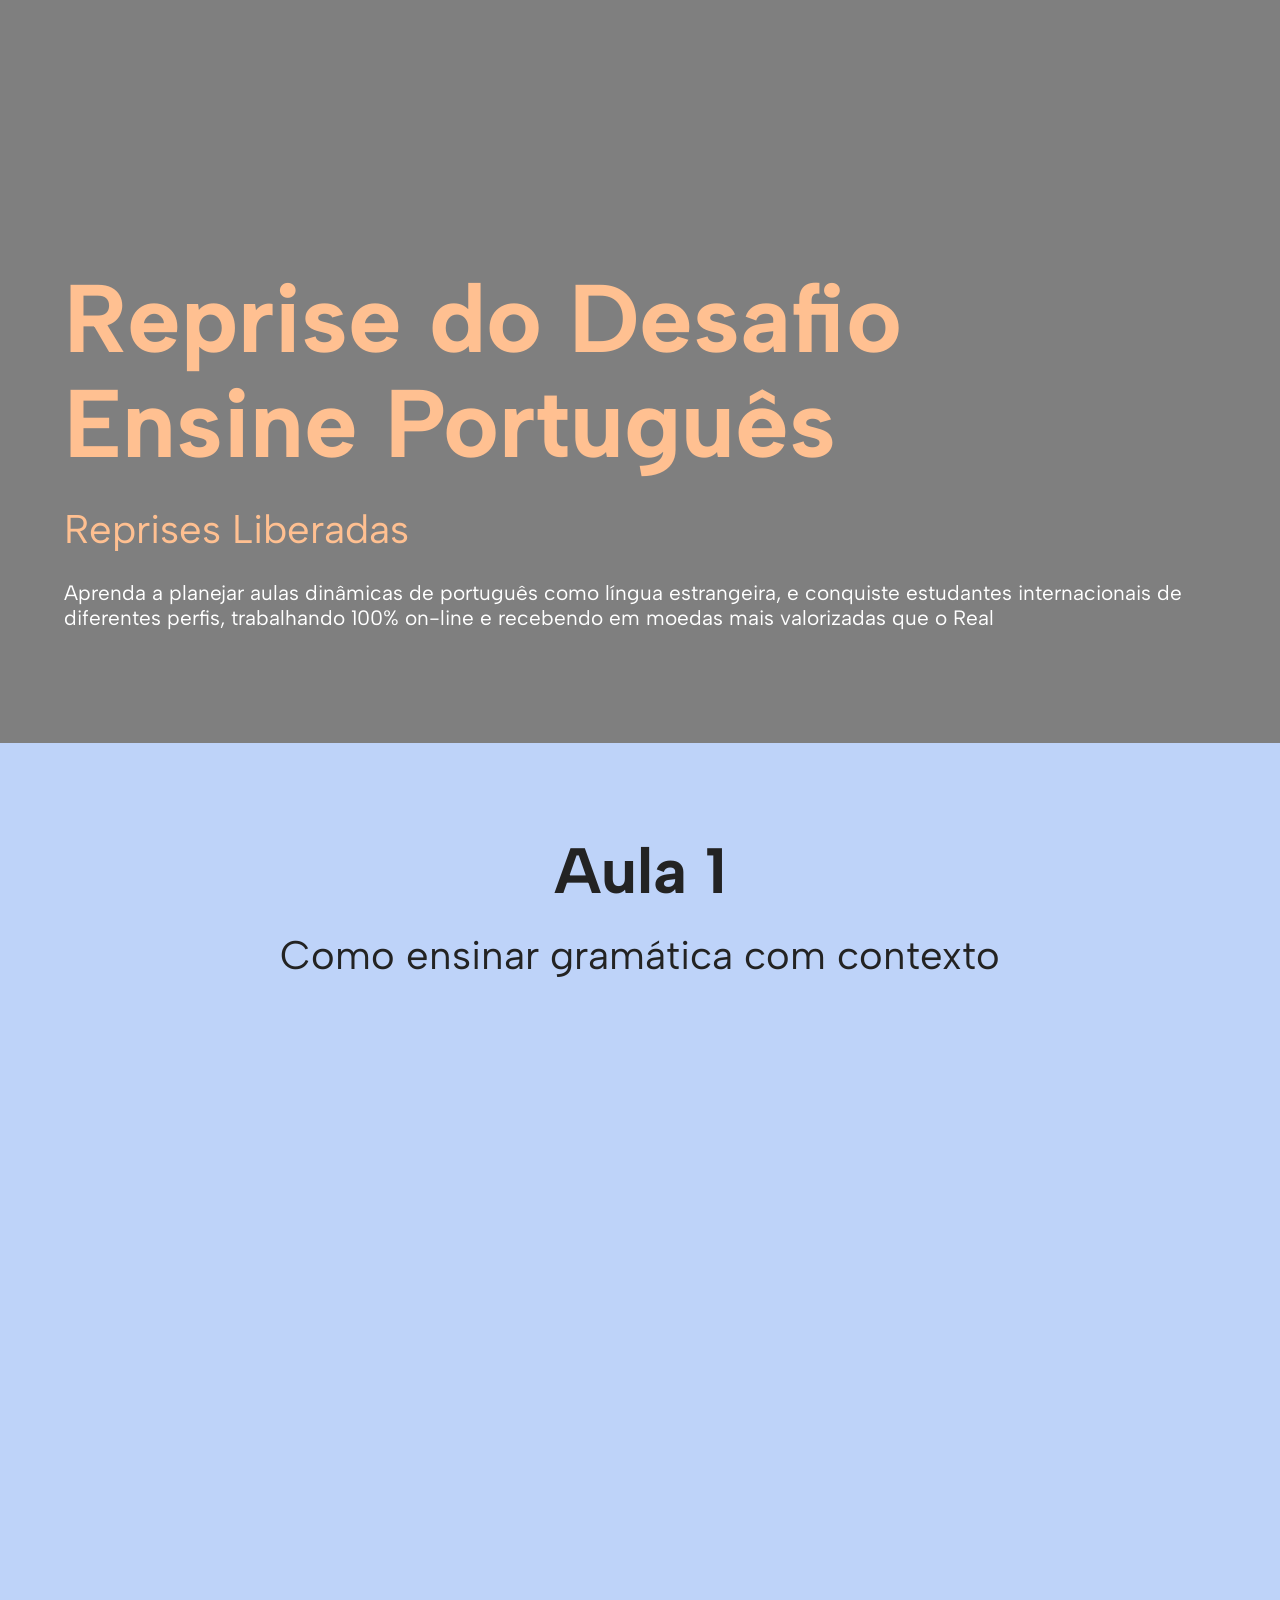
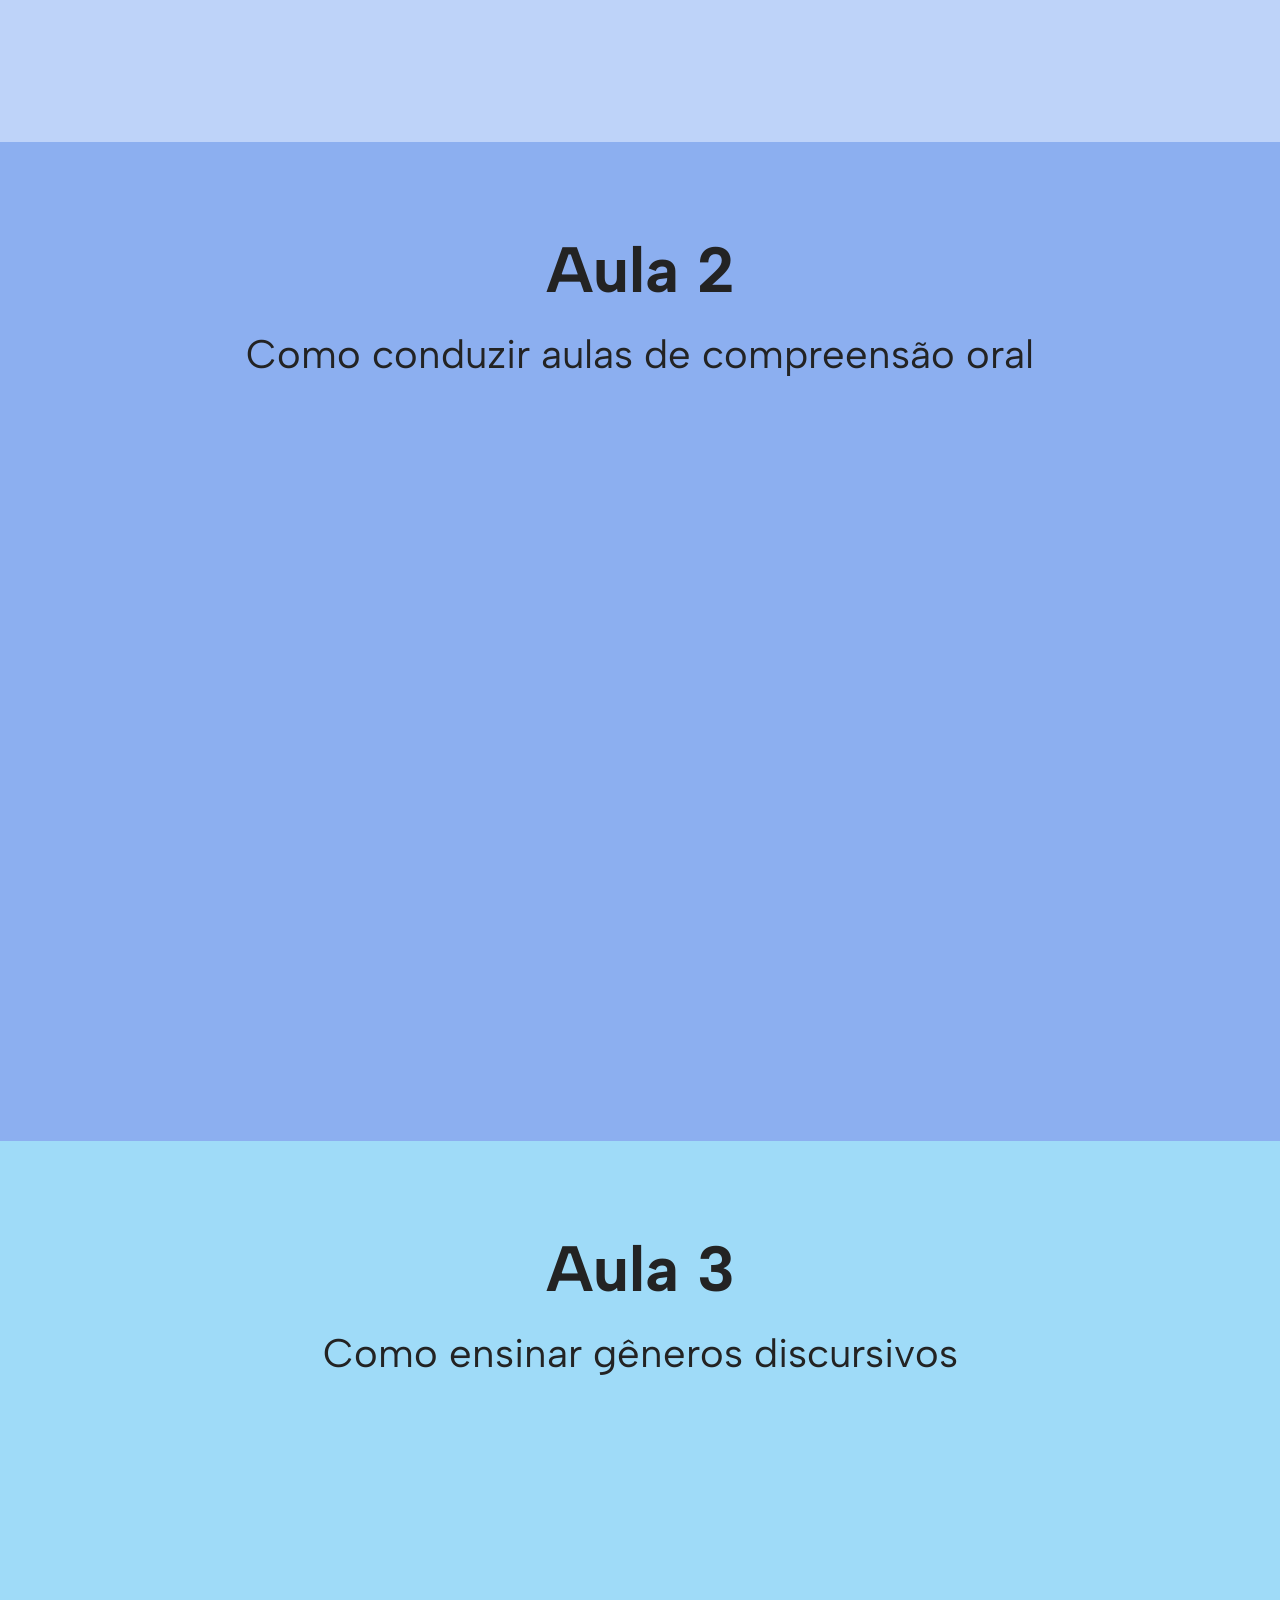
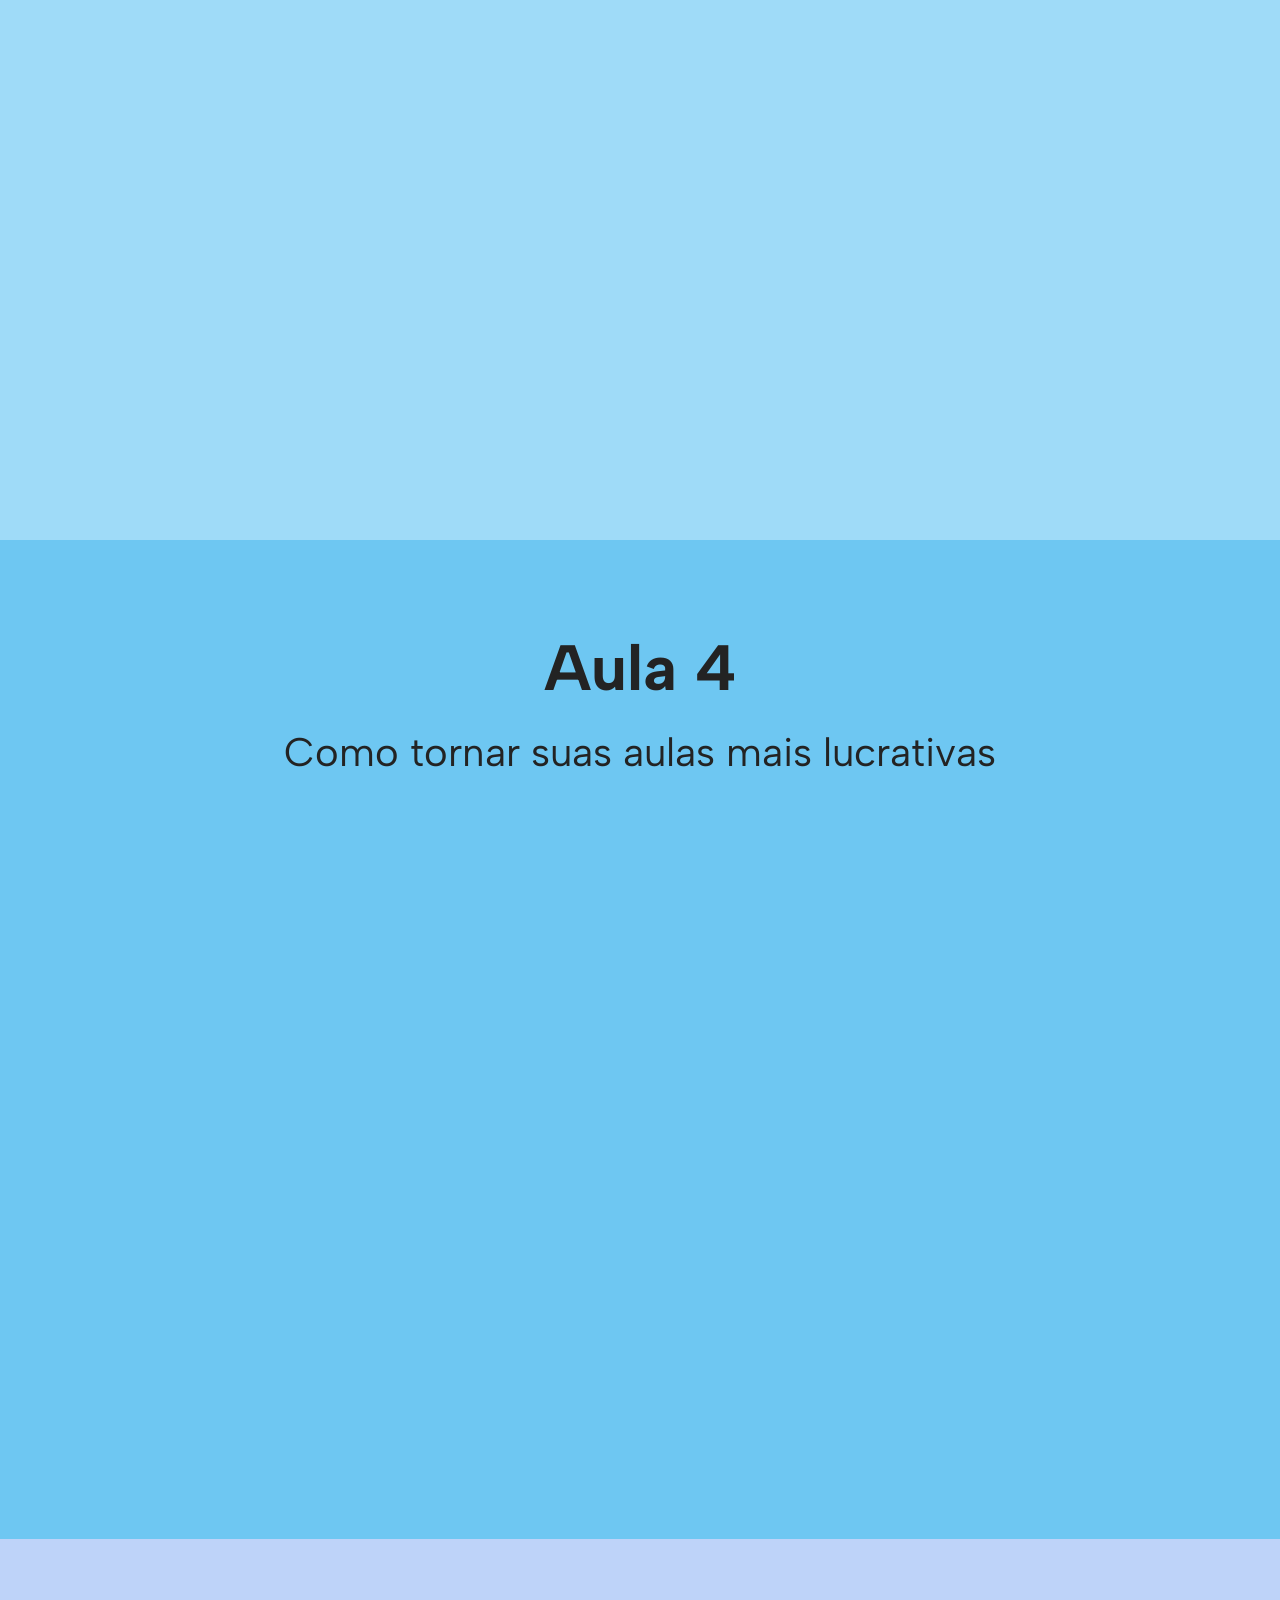
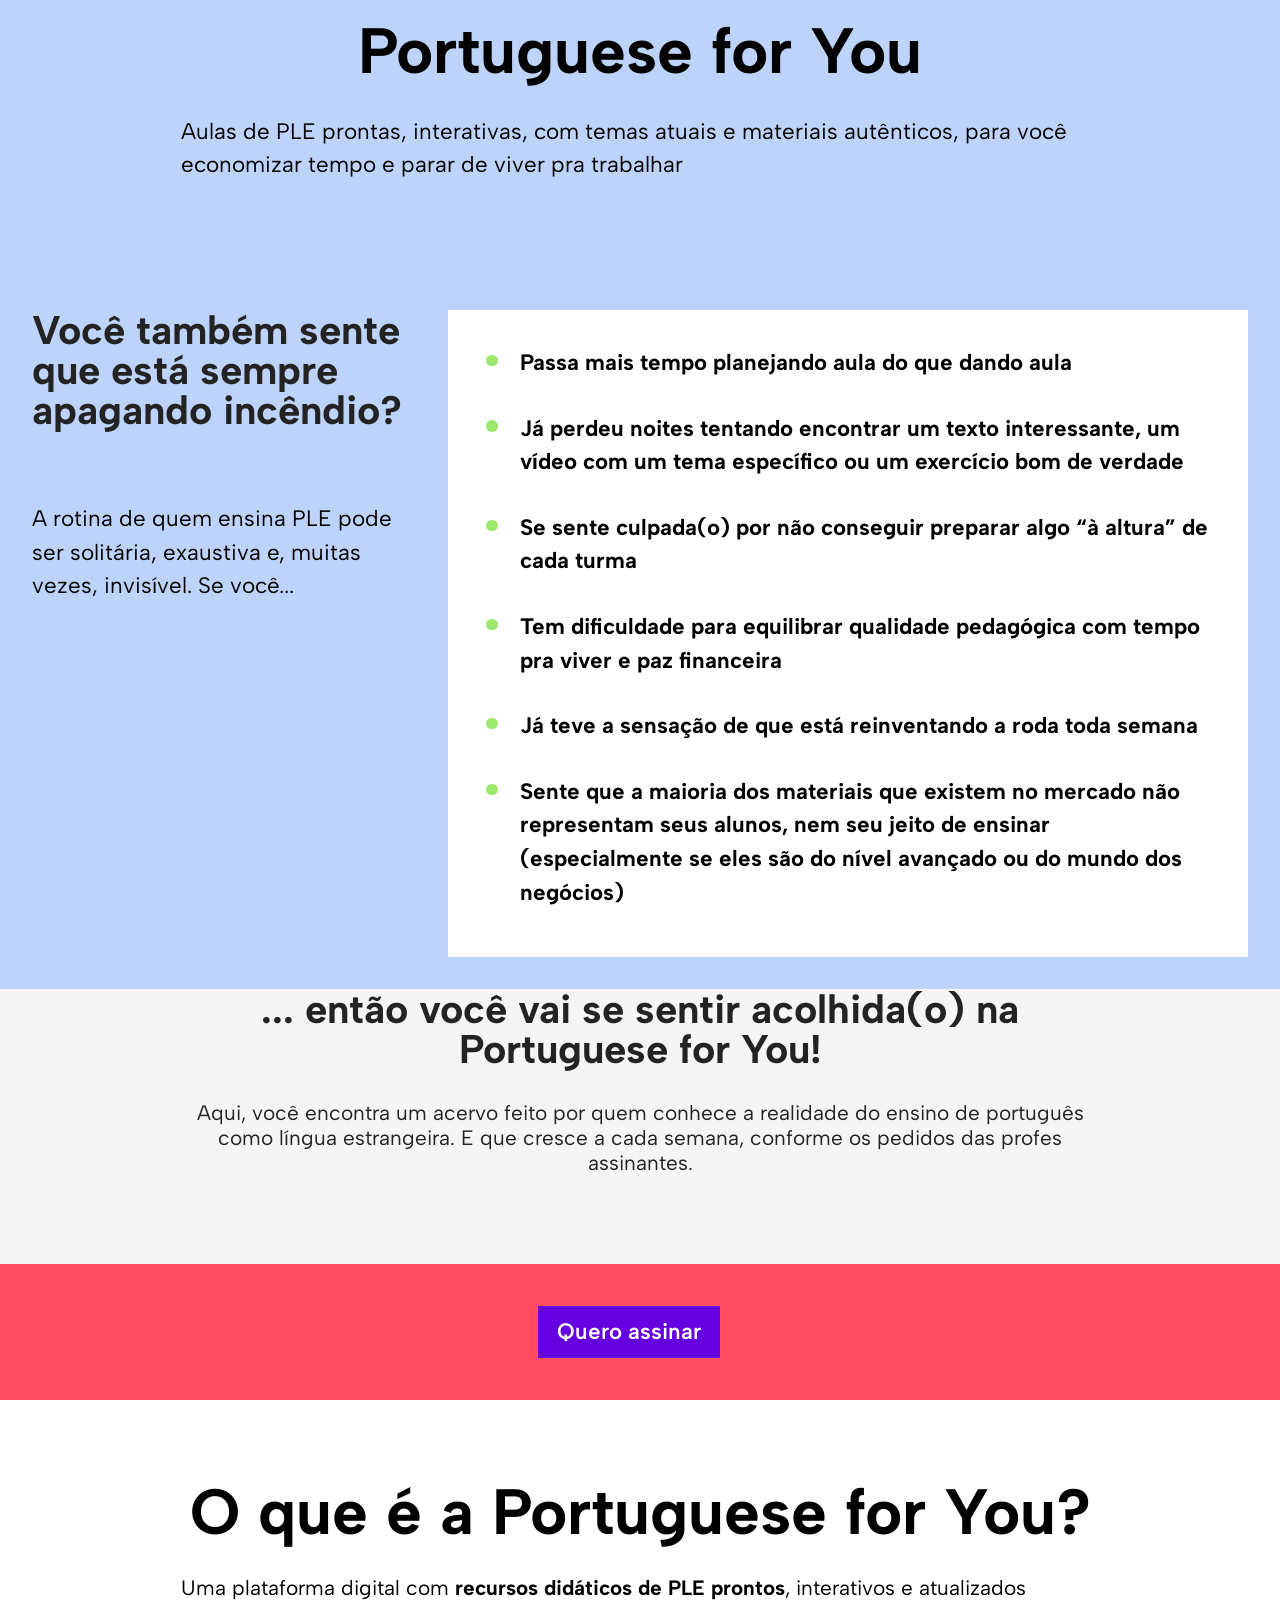
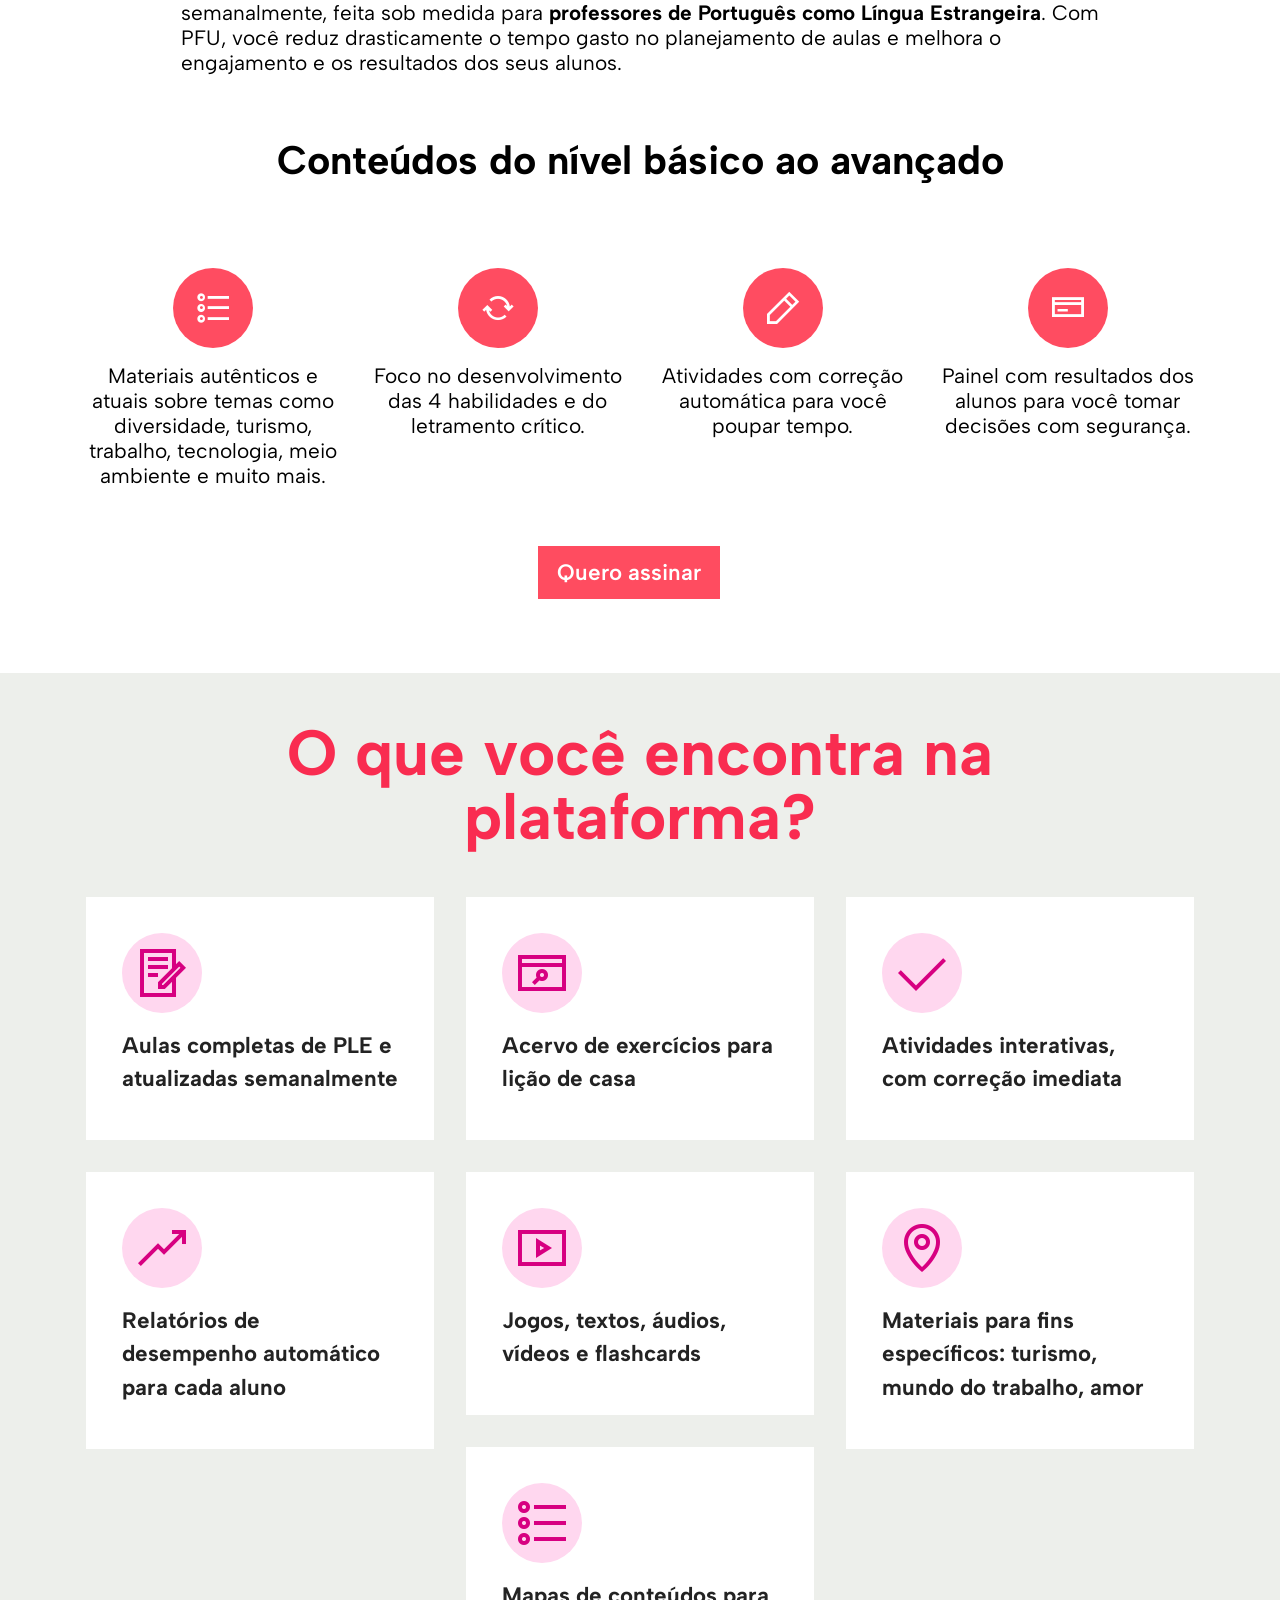
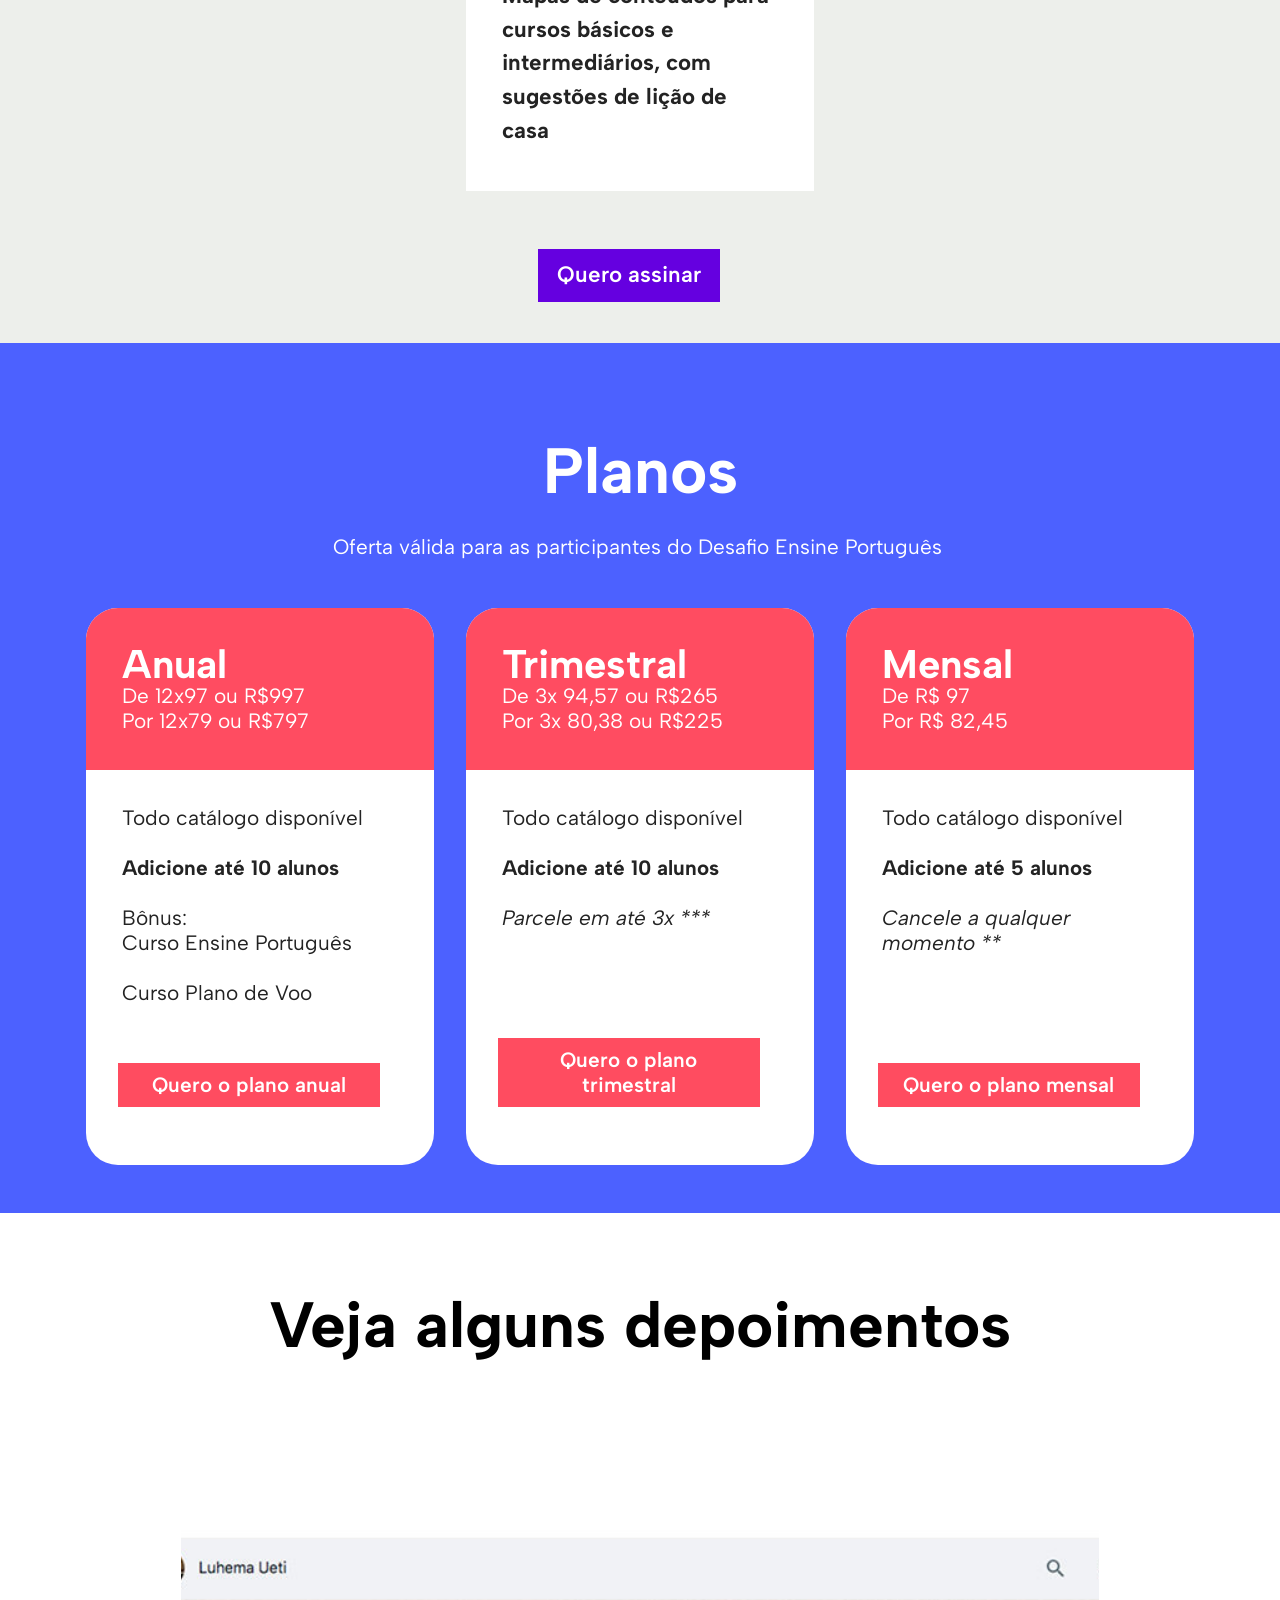
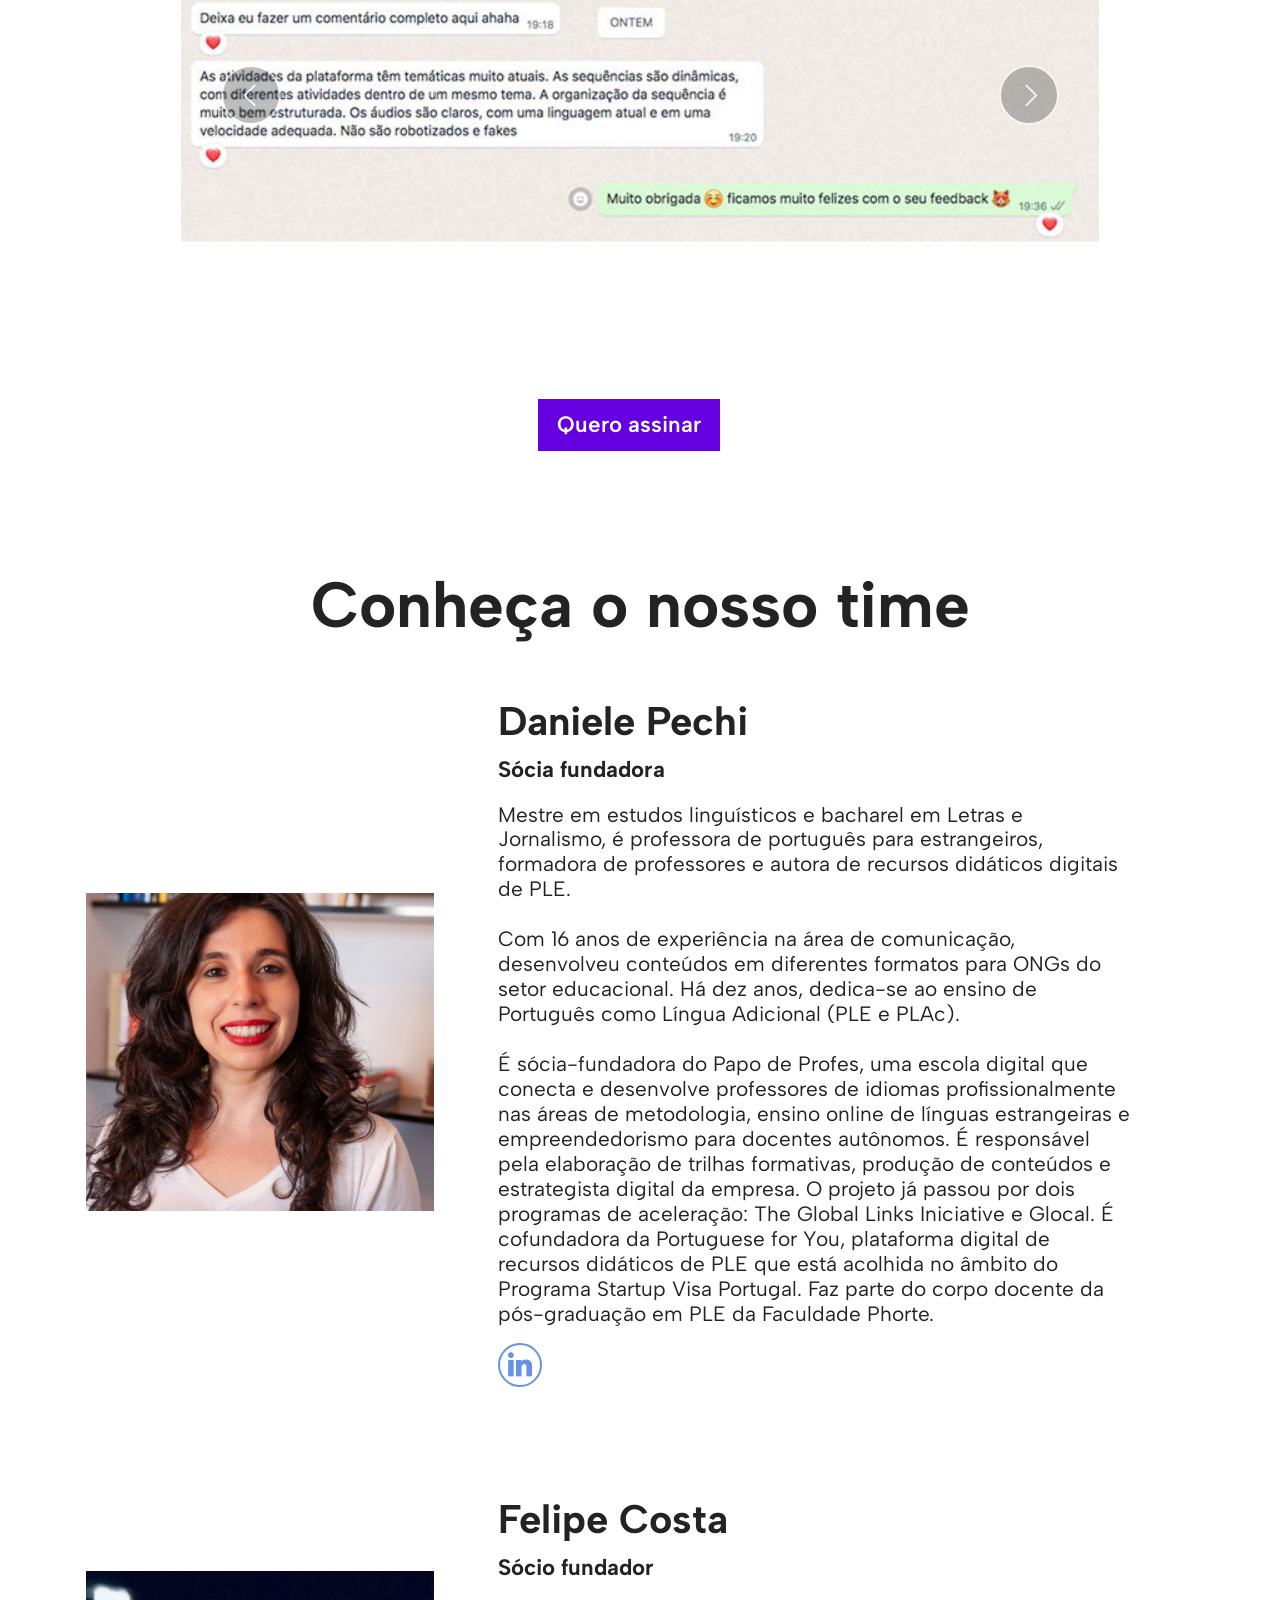
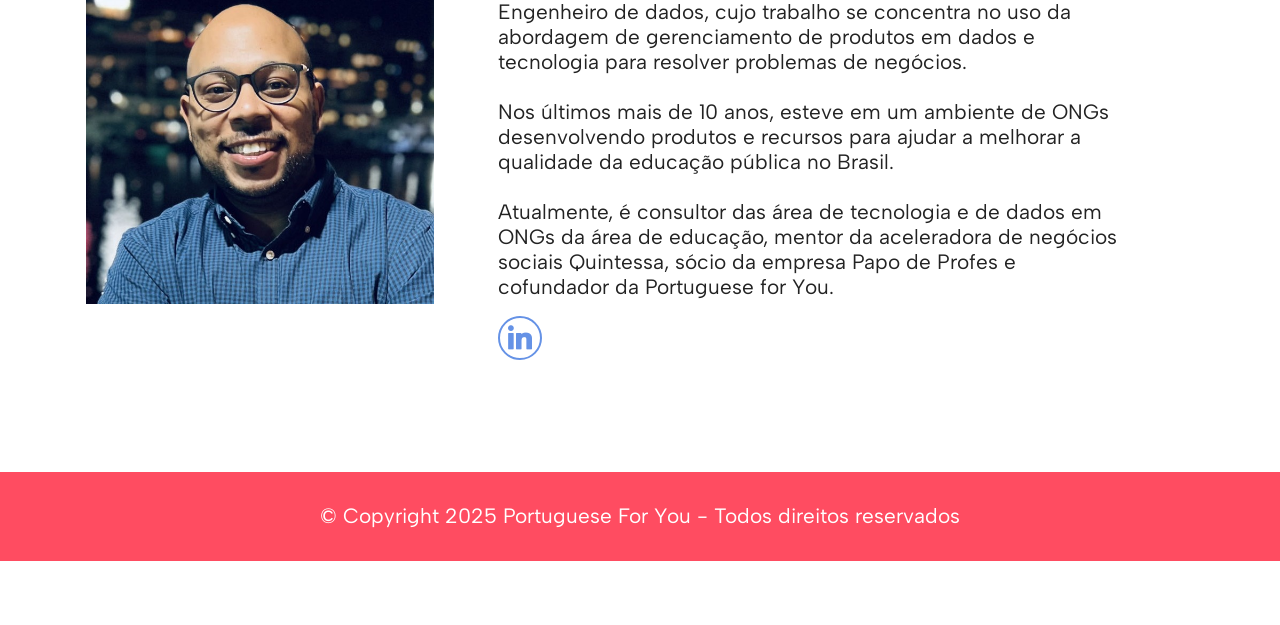
<file: index.html>
<!DOCTYPE html>
<html  >
<head>
  
  <meta charset="UTF-8">
  <meta http-equiv="X-UA-Compatible" content="IE=edge">
  
  <meta name="twitter:card" content="summary_large_image"/>
  <meta name="twitter:image:src" content="assets/images/index-meta.jpeg">
  <meta property="og:image" content="assets/images/index-meta.jpeg">
  <meta name="twitter:title" content="PFY | Reprise Desafio Ensine PLE">
  <meta name="viewport" content="width=device-width, initial-scale=1, minimum-scale=1">
  <link rel="shortcut icon" href="assets/images/pfy-icon-ffffff-branco.png-128x131.png" type="image/x-icon">
  <meta name="description" content="Seja uma profe empreendedora, aumente o valor da sua hora e conquiste os próprios alunos com leveza e qualidade de vida. Porque qualidade de vida importa!">
  
  
  <title>PFY | Reprise Desafio Ensine PLE</title>
  <link rel="stylesheet" href="assets/web/assets/mobirise-icons2/mobirise2.css">
  <link rel="stylesheet" href="assets/bootstrap/css/bootstrap.min.css">
  <link rel="stylesheet" href="assets/socicon/css/styles.css">
  <link rel="stylesheet" href="assets/theme/css/style.css">
  <link rel="preload" href="https://fonts.googleapis.com/css?family=Albert+Sans:100,200,300,400,500,600,700,800,900,100i,200i,300i,400i,500i,600i,700i,800i,900i&display=swap" as="style" onload="this.onload=null;this.rel='stylesheet'">
  <noscript><link rel="stylesheet" href="https://fonts.googleapis.com/css?family=Albert+Sans:100,200,300,400,500,600,700,800,900,100i,200i,300i,400i,500i,600i,700i,800i,900i&display=swap"></noscript>
  <link rel="preload" as="style" href="assets/mobirise/css/mbr-additional.css?v=iYK25Y"><link rel="stylesheet" href="assets/mobirise/css/mbr-additional.css?v=iYK25Y" type="text/css">

  
  
  
</head>
<body>

<!-- Analytics -->
<!-- Google Tag Manager -->
<script>(function(w,d,s,l,i){w[l]=w[l]||[];w[l].push({'gtm.start':
new Date().getTime(),event:'gtm.js'});var f=d.getElementsByTagName(s)[0],
j=d.createElement(s),dl=l!='dataLayer'?'&l='+l:'';j.async=true;j.src=
'https://www.googletagmanager.com/gtm.js?id='+i+dl;f.parentNode.insertBefore(j,f);
})(window,document,'script','dataLayer','GTM-5PD292V8');</script>
<!-- End Google Tag Manager -->

<!-- Google Tag Manager (noscript) -->
<noscript><iframe src="https://www.googletagmanager.com/ns.html?id=GTM-5PD292V8"
height="0" width="0" style="display:none;visibility:hidden"></iframe></noscript>
<!-- End Google Tag Manager (noscript) -->


<!-- Meta Pixel Code -->
<script>
!function(f,b,e,v,n,t,s)
{if(f.fbq)return;n=f.fbq=function(){n.callMethod?
n.callMethod.apply(n,arguments):n.queue.push(arguments)};
if(!f._fbq)f._fbq=n;n.push=n;n.loaded=!0;n.version='2.0';
n.queue=[];t=b.createElement(e);t.async=!0;
t.src=v;s=b.getElementsByTagName(e)[0];
s.parentNode.insertBefore(t,s)}(window, document,'script',
'https://connect.facebook.net/en_US/fbevents.js');
fbq('init', '2709499579167743');
fbq('track', 'PageView');
</script>
<noscript><img height="1" width="1" style="display:none"
src="https://www.facebook.com/tr?id=2709499579167743&ev=PageView&noscript=1"
/></noscript>
<!-- End Meta Pixel Code -->
<!-- /Analytics -->


  
  <section data-bs-version="5.1" class="header18 cid-vhD7XU61lM" data-bg-video="https://espacoaquarius.com.br/desafiople.mp4" id="header18-2e">
  

  <div class="mbr-overlay" style="opacity: 0.5; background-color: rgb(0, 0, 0);"></div>
  <div class="container-fluid">
    <div class="row">
      <div class="content-wrap col-12 col-md-12">
        <h1 class="mbr-section-title mbr-fonts-style mbr-white mb-4 display-1">
          <strong><br>Reprise do Desafio Ensine Português</strong></h1>
        <h2 class="mbr-section-subtitle mbr-fonts-style mbr-white mb-4 display-5">
          Reprises Liberadas</h2>
        <p class="mbr-fonts-style mbr-text mbr-white mb-4 display-7">Aprenda a planejar aulas dinâmicas de português como língua estrangeira, e conquiste estudantes internacionais de diferentes perfis, trabalhando 100% on-line e recebendo em moedas mais valorizadas que o Real<br></p>
        
      </div>
    </div>
  </div>
</section>

<section data-bs-version="5.1" class="video04 cid-vhD8QFoVl6" id="video04-2f">
    
    
    <div class="container">
        <div class="mbr-section-head mb-5">
            <h4 class="mbr-section-title mbr-fonts-style mb-0 mt-0 display-2"><strong>Aula 1</strong></h4>
            <h5 class="mbr-section-subtitle mbr-fonts-style mt-4 display-5">Como ensinar gramática com contexto</h5>
        </div>
        <div class="row justify-content-center">
            <div class="col-12 col-md-12 video-block">
                <div class="video-wrapper"><iframe class="mbr-embedded-video" src="https://www.youtube.com/embed/p6z6-NFxOX8?rel=0&amp;amp;&amp;showinfo=0&amp;autoplay=0&amp;loop=0" width="1280" height="720" frameborder="0" allowfullscreen></iframe></div>
                
            </div>
        </div>
    </div>
</section>

<section data-bs-version="5.1" class="video04 cid-vhDcHIEp7h" id="video04-2h">
    
    
    <div class="container">
        <div class="mbr-section-head mb-5">
            <h4 class="mbr-section-title mbr-fonts-style mb-0 mt-0 display-2"><strong>Aula 2</strong></h4>
            <h5 class="mbr-section-subtitle mbr-fonts-style mt-4 display-5">Como conduzir aulas de compreensão oral</h5>
        </div>
        <div class="row justify-content-center">
            <div class="col-12 col-md-12 video-block">
                <div class="video-wrapper"><iframe class="mbr-embedded-video" src="https://www.youtube.com/embed/z6yPb0hfHSo?rel=0&amp;amp;&amp;showinfo=0&amp;autoplay=0&amp;loop=0" width="1280" height="720" frameborder="0" allowfullscreen></iframe></div>
                
            </div>
        </div>
    </div>
</section>

<section data-bs-version="5.1" class="video04 cid-vhDcMliLX3" id="video04-2i">
    
    
    <div class="container">
        <div class="mbr-section-head mb-5">
            <h4 class="mbr-section-title mbr-fonts-style mb-0 mt-0 display-2"><strong>Aula 3</strong></h4>
            <h5 class="mbr-section-subtitle mbr-fonts-style mt-4 display-5">Como ensinar gêneros discursivos</h5>
        </div>
        <div class="row justify-content-center">
            <div class="col-12 col-md-12 video-block">
                <div class="video-wrapper"><iframe class="mbr-embedded-video" src="https://www.youtube.com/embed/IRjsV2I3ZfY?rel=0&amp;amp;&amp;showinfo=0&amp;autoplay=0&amp;loop=0" width="1280" height="720" frameborder="0" allowfullscreen></iframe></div>
                
            </div>
        </div>
    </div>
</section>

<section data-bs-version="5.1" class="video04 cid-vhDcPevbwH" id="video04-2j">
    
    
    <div class="container">
        <div class="mbr-section-head mb-5">
            <h4 class="mbr-section-title mbr-fonts-style mb-0 mt-0 display-2"><strong>Aula 4</strong></h4>
            <h5 class="mbr-section-subtitle mbr-fonts-style mt-4 display-5">Como tornar suas aulas mais lucrativas</h5>
        </div>
        <div class="row justify-content-center">
            <div class="col-12 col-md-12 video-block">
                <div class="video-wrapper"><iframe class="mbr-embedded-video" src="https://www.youtube.com/embed/SGGDYXCZ5zg?rel=0&amp;amp;&amp;showinfo=0&amp;autoplay=0&amp;loop=0" width="1280" height="720" frameborder="0" allowfullscreen></iframe></div>
                
            </div>
        </div>
    </div>
</section>

<section data-bs-version="5.1" class="article12 cid-vhECaAbdiH" id="article12-3a">    
    
    <div class="container">
        <div class="row justify-content-center">
            <div class="col-md-12 col-lg-10">
                <h3 class="mbr-section-title mbr-fonts-style mb-4 mt-0 display-2"><strong>Portuguese for You</strong></h3>
                
                <p class="mbr-text mbr-fonts-style display-4">Aulas de PLE prontas, interativas, com temas atuais e materiais autênticos, para você economizar tempo e parar de viver pra trabalhar<br></p>
            </div>
        </div>
    </div>
</section>

<section data-bs-version="5.1" class="article021 cid-vhDjS2IKcU" id="article21-2k">
    
    <div class="container-fluid">
        <div class="row justify-content-center">
            <div class="col-lg-4">
                <div class="col-12 col-md-12">
                    <h5 class="mbr-section-title mbr-fonts-style mt-0 mb-4 display-5"><strong>Você também sente que está sempre apagando incêndio?</strong><div><strong><br></strong></div></h5>
                    <h6 class="mbr-section-subtitle mbr-fonts-style mt-0 mb-4 display-4">A rotina de quem ensina PLE pode ser solitária, exaustiva e, muitas vezes, invisível. Se você...</h6>
                    
                </div>
            </div>

            <div class="col-lg-8 side-features">
                <div class="item-wrapper align-left">
                    <div class="counter-container mbr-text mbr-fonts-style display-4">
                        <ul>
                            <li><strong>Passa mais tempo planejando aula do que dando aula</strong></li><li><strong>Já perdeu noites tentando encontrar um texto interessante, um vídeo com um tema específico ou um exercício bom de verdade</strong></li><li><strong>Se sente culpada(o) por não conseguir preparar algo “à altura” de cada turma</strong></li><li><strong>Tem dificuldade para equilibrar qualidade pedagógica com tempo pra viver e paz financeira</strong></li><li><strong>Já teve a sensação de que está reinventando a roda toda semana</strong></li><li><strong>Sente que a maioria dos materiais que existem no mercado não representam seus alunos, nem seu jeito de ensinar (especialmente se eles são do nível avançado ou do mundo dos negócios)</strong></li>
                        </ul>
                    </div>
                </div>
            </div>
        </div>
    </div>
</section>

<section data-bs-version="5.1" class="article11 cid-vhDmfyQcg6" id="article11-2p">
    

    
    
    <div class="container">
        <div class="row justify-content-center">
            <div class="title col-md-12 col-lg-10">
                <h3 class="mbr-section-title mbr-fonts-style align-center mt-0 mb-0 display-5"><strong>... então você vai se sentir acolhida(o) na Portuguese for You!</strong></h3>
                <h4 class="mbr-section-subtitle align-center mbr-fonts-style mt-4 display-7">Aqui, você encontra um acervo feito por quem conhece a realidade do ensino de português como língua estrangeira. E que cresce a cada semana, conforme os pedidos das profes assinantes.</h4>
                
            </div>
        </div>
    </div>
</section>

<section data-bs-version="5.1" class="article16 cid-vhEkYCptdx" id="article16-2z">
    
    <div class="container">
        <div class="row justify-content-center">
            <div class="col-md-12 col-lg-10">
                <div class="mbr-section-btn align-center"><a class="btn btn-info display-4" href="index.html#planos">Quero assinar</a></div>
            </div>
        </div>
    </div>
</section>

<section data-bs-version="5.1" class="article12 cid-vhEjwqEMDN" id="article12-2v">    
    
    <div class="container">
        <div class="row justify-content-center">
            <div class="col-md-12 col-lg-10">
                <h3 class="mbr-section-title mbr-fonts-style mb-4 mt-0 display-2"><strong>O que é a Portuguese for You?</strong></h3>
                
                <p class="mbr-text mbr-fonts-style display-7">Uma plataforma digital com <strong>recursos didáticos de PLE prontos</strong>, interativos e atualizados semanalmente, feita sob medida para <strong>professores de Português como Língua Estrangeira</strong>. Com PFU, você reduz drasticamente o tempo gasto no planejamento de aulas e melhora o engajamento e os resultados dos seus alunos.&nbsp;<br></p>
            </div>
        </div>
    </div>
</section>

<section data-bs-version="5.1" class="features10 cid-vhEj8si8ik" id="features010-2u">
  

  
  
  <div class="container">
    <div class="row justify-content-center mb-5">
      <div class="col-12 mb-0 content-head">
        <h3 class="mbr-section-title mbr-fonts-style align-center display-5"><strong>Conteúdos do nível básico ao avançado</strong></h3>
        
      </div>
    </div>
    <div class="row">
      <div class="item features-without-image col-12 col-md-6 col-lg-3">
        <div class="item-wrapper">
          <div class="card-box align-left">
            <div class="iconfont-wrapper mb-3">
              <span class="mbr-iconfont mobi-mbri-bulleted-list mobi-mbri"></span>
            </div>
            
            <p class="card-text mbr-fonts-style mb-3 display-7">
              Materiais autênticos e atuais sobre temas como diversidade, turismo, trabalho, tecnologia, meio ambiente e muito mais.
            </p>
            
          </div>
        </div>
      </div>
      <div class="item features-without-image col-12 col-md-6 col-lg-3">
        <div class="item-wrapper">
          <div class="card-box align-left">
            <div class="iconfont-wrapper mb-3">
              <span class="mbr-iconfont mobi-mbri-update mobi-mbri"></span>
            </div>
            
            <p class="card-text mbr-fonts-style mb-3 display-7">
              Foco no desenvolvimento das 4 habilidades e do letramento crítico.
            </p>
            
          </div>
        </div>
      </div>
      <div class="item features-without-image col-12 col-md-6 col-lg-3">
        <div class="item-wrapper">
          <div class="card-box align-left">
            <div class="iconfont-wrapper mb-3">
              <span class="mbr-iconfont mobi-mbri-edit-2 mobi-mbri"></span>
            </div>
            
            <p class="card-text mbr-fonts-style mb-3 display-7">
              Atividades com correção automática para você poupar tempo.
            </p>
            
          </div>
        </div>
      </div><div class="item features-without-image col-12 col-md-6 col-lg-3">
        <div class="item-wrapper">
          <div class="card-box align-left">
            <div class="iconfont-wrapper mb-3">
              <span class="mbr-iconfont mobi-mbri-credit-card mobi-mbri"></span>
            </div>
            
            <p class="card-text mbr-fonts-style mb-3 display-7">
              Painel com resultados dos alunos para você tomar decisões com segurança.
            </p>
            
          </div>
        </div>
      </div>
    </div>
  </div>
</section>

<section data-bs-version="5.1" class="article16 cid-vhEl7QFtmV" id="article16-30">
    
    <div class="container">
        <div class="row justify-content-center">
            <div class="col-md-12 col-lg-10">
                <div class="mbr-section-btn align-center"><a class="btn btn-primary display-4" href="index.html#planos">Quero assinar</a></div>
            </div>
        </div>
    </div>
</section>

<section data-bs-version="5.1" class="features22 cid-vhEltUj5s7" id="features022-33">
  

  
  
  <div class="container">
    <div class="row mb-5 justify-content-center">
      <div class="col-12 content-head">
        <h3 class="mbr-section-title mbr-fonts-style align-center mb-0 display-2"><strong>O que você encontra na plataforma?</strong></h3>
        
      </div>
    </div>
    <div class="row mbr-masonry" data-masonry="{&quot;percentPosition&quot;: true }">
      <div class="item features-without-image col-12 col-md-6 col-lg-4 item-mb">
        <div class="item-wrapper">
          <div class="card-box align-left">
            <div class="iconfont-wrapper">
              <span class="mbr-iconfont mobi-mbri-contact-form mobi-mbri"></span>
            </div>
            <h5 class="card-title mbr-fonts-style display-4"><strong>Aulas completas de PLE e atualizadas semanalmente</strong></h5>
            

            
          </div>
        </div>
      </div>
      <div class="item features-without-image col-12 col-md-6 col-lg-4 item-mb">
        <div class="item-wrapper">
          <div class="card-box align-left">
            <div class="iconfont-wrapper">
              <span class="mbr-iconfont mobi-mbri-browse mobi-mbri"></span>
            </div>
            <h5 class="card-title mbr-fonts-style display-4"><strong>Acervo de exercícios para lição de casa</strong></h5>
            

            
          </div>
        </div>
      </div>
      <div class="item features-without-image col-12 col-md-6 col-lg-4 item-mb">
        <div class="item-wrapper">
          <div class="card-box align-left">
            <div class="iconfont-wrapper">
              <span class="mbr-iconfont mobi-mbri-success mobi-mbri"></span>
            </div>
            <h5 class="card-title mbr-fonts-style display-4"><strong>Atividades interativas, com correção imediata</strong></h5>
            

            
          </div>
        </div>
      </div>
      <div class="item features-without-image col-12 col-md-6 col-lg-4 item-mb">
        <div class="item-wrapper">
          <div class="card-box align-left">
            <div class="iconfont-wrapper">
              <span class="mbr-iconfont mobi-mbri-growing-chart mobi-mbri"></span>
            </div>
            <h5 class="card-title mbr-fonts-style display-4"><strong>Relatórios de desempenho automático para cada aluno</strong></h5>
            

            
          </div>
        </div>
      </div>
      <div class="item features-without-image col-12 col-md-6 col-lg-4 item-mb">
        <div class="item-wrapper">
          <div class="card-box align-left">
            <div class="iconfont-wrapper">
              <span class="mbr-iconfont mobi-mbri-video-play mobi-mbri"></span>
            </div>
            <h5 class="card-title mbr-fonts-style display-4"><strong>Jogos, textos, áudios, vídeos e flashcards</strong></h5>
            

            
          </div>
        </div>
      </div>
      <div class="item features-without-image col-12 col-md-6 col-lg-4 item-mb">
        <div class="item-wrapper">
          <div class="card-box align-left">
            <div class="iconfont-wrapper">
              <span class="mbr-iconfont mobi-mbri-map-pin mobi-mbri"></span>
            </div>
            <h5 class="card-title mbr-fonts-style display-4"><strong>Materiais para fins específicos: turismo, mundo do trabalho, amor</strong></h5>
            

            
          </div>
        </div>
      </div><div class="item features-without-image col-12 col-md-6 col-lg-4 item-mb">
        <div class="item-wrapper">
          <div class="card-box align-left">
            <div class="iconfont-wrapper">
              <span class="mbr-iconfont mobi-mbri-bulleted-list mobi-mbri"></span>
            </div>
            <h5 class="card-title mbr-fonts-style display-4"><strong>Mapas de conteúdos para cursos básicos e intermediários, com sugestões de lição de casa</strong></h5>
            

            
          </div>
        </div>
      </div>
    </div>
  </div>
</section>

<section data-bs-version="5.1" class="article16 cid-vhElvsk2uc" id="article16-34">
    
    <div class="container">
        <div class="row justify-content-center">
            <div class="col-md-12 col-lg-10">
                <div class="mbr-section-btn align-center"><a class="btn btn-info display-4" href="index.html#planos">Quero assinar</a></div>
            </div>
        </div>
    </div>
</section>

<section data-bs-version="5.1" class="pricing1 cid-vhEj6IELaP" id="planos">
  
  
  <div class="container">
    <div class="row justify-content-center">
      <div class="col-12 content-head">
        <div class="mbr-section-head mb-5">
          <h4 class="mbr-section-title mbr-fonts-style align-center mb-0 display-2">
            <strong>Planos</strong></h4>
          <h5 class="mbr-section-subtitle mbr-fonts-style align-center mt-4 mb-0 display-7">Oferta válida para as participantes do Desafio Ensine Português&nbsp;</h5>
        </div>
      </div>
    </div>
    <div class="row"> 
      

      <div class="item features-without-image col-12 col-md-6 col-lg-4 item-mb active">
        <div class="item-wrapper">
          <div class="item-head">
            <h5 class="item-title mbr-fonts-style mb-0 display-5">
              <strong>Anual</strong></h5>
            <h6 class="item-subtitle mbr-fonts-style mt-0 mb-0 display-7">De 12x97 ou R$997<br>Por 12x79 ou R$797</h6>
          </div>
          <div class="item-content">
            <p class="mbr-text mbr-fonts-style display-7">Todo catálogo disponível<br> <br><strong>Adicione até 10 alunos</strong><br><br>Bônus: <br>Curso Ensine Português<br><br>Curso Plano de Voo<br></p>
          </div>
          <div class="mbr-section-btn item-footer"><a href="https://sun.eduzz.com/39VE5DDKWR?cupom=ANUAL20" class="btn item-btn btn-primary display-7" target="_blank">Quero o plano anual</a></div>
        </div>
      </div><div class="item features-without-image col-12 col-md-6 col-lg-4 item-mb">
        <div class="item-wrapper">
          <div class="item-head">
            <h5 class="item-title mbr-fonts-style mb-0 display-5">
              <strong>Trimestral</strong></h5>
            <h6 class="item-subtitle mbr-fonts-style mt-0 mb-0 display-7">De 3x 94,57 ou R$265<div>Por 3x 80,38 ou R$225</div></h6>
          </div>
          <div class="item-content">
            <p class="mbr-text mbr-fonts-style display-7">Todo catálogo disponível<br> <br><strong>Adicione até 10 alunos</strong><br> <br><em>Parcele em até 3x ***</em><br></p>
          </div>
          <div class="mbr-section-btn item-footer"><a href="https://sun.eduzz.com/40Q347QJ0B?cupom=TRIMESTRAL15" class="btn item-btn btn-primary display-7" target="_blank">Quero o plano trimestral</a></div>
        </div>
      </div>

      <div class="item features-without-image col-12 col-md-6 col-lg-4 item-mb">
        <div class="item-wrapper">
          <div class="item-head">
            <h5 class="item-title mbr-fonts-style mb-0 display-5">
              <strong>Mensal</strong></h5>
            <h6 class="item-subtitle mbr-fonts-style mt-0 mb-0 display-7">De R$ 97&nbsp;<div>Por R$ 82,45</div></h6>
          </div>
          <div class="item-content">
            <p class="mbr-text mbr-fonts-style display-7">Todo catálogo disponível<br> <br><strong>Adicione até 5 alunos</strong><br> <br><em>Cancele a qualquer momento **</em></p>
          </div>
          <div class="mbr-section-btn item-footer"><a href="https://sun.eduzz.com/801E3OOKW7?cupom=MENSAL15" class="btn item-btn btn-primary display-7" target="_blank">Quero o plano mensal</a></div>
        </div>
      </div>
      
    </div>
  </div>
</section>

<section data-bs-version="5.1" class="article12 cid-vhElB7zNhq" id="article12-36">    
    
    <div class="container">
        <div class="row justify-content-center">
            <div class="col-md-12 col-lg-10">
                <h3 class="mbr-section-title mbr-fonts-style mb-4 mt-0 display-2"><strong>Veja alguns depoimentos</strong></h3>
                
                
            </div>
        </div>
    </div>
</section>

<section data-bs-version="5.1" class="slider05 cid-vhElzelO0f" id="slider05-35">
    

    <div class="container">
        <div class="row justify-content-center">
            <div class="col-12 col-md-10">
                <div class="carousel slide" id="vijogVfoZn" data-interval="5000" data-bs-interval="5000">
                    
                    <div class="carousel-inner">
                        
                        <div class="carousel-item slider-image item active">
                            <div class="item-wrapper">
                                
                                <img class="d-block w-100" src="assets/images/depoimentos-3.jpg-853x480.jpg" alt="" data-slide-to="0" data-bs-slide-to="0">
                            </div>
                        </div>
                        <div class="carousel-item slider-image item">
                            <div class="item-wrapper">
                                
                                <img class="d-block w-100" src="assets/images/depoimentos-1.jpg-853x480.jpg" alt="" data-slide-to="1" data-bs-slide-to="1">
                            </div>
                        </div><div class="carousel-item slider-image item">
                            <div class="item-wrapper">
                                
                                <img class="d-block w-100" src="assets/images/depoimentos-2.jpg-853x480.jpg" alt="" data-slide-to="2" data-bs-slide-to="2">
                            </div>
                        </div><div class="carousel-item slider-image item">
                            <div class="item-wrapper">
                                
                                <img class="d-block w-100" src="assets/images/depoimentos-4.jpg-853x480.jpg" alt="" data-slide-to="3" data-bs-slide-to="3">
                            </div>
                        </div><div class="carousel-item slider-image item">
                            <div class="item-wrapper">
                                
                                <img class="d-block w-100" src="assets/images/depoimentos-5.jpg-853x480.jpg" alt="" data-slide-to="4" data-bs-slide-to="4">
                            </div>
                        </div><div class="carousel-item slider-image item">
                            <div class="item-wrapper">
                                
                                <img class="d-block w-100" src="assets/images/depoimentos-6.jpg-853x480.jpg" alt="" data-slide-to="5" data-bs-slide-to="5">
                            </div>
                        </div><div class="carousel-item slider-image item">
                            <div class="item-wrapper">
                                
                                <img class="d-block w-100" src="assets/images/depoimentos-7.jpg-853x480.jpg" alt="" data-slide-to="6" data-bs-slide-to="6">
                            </div>
                        </div><div class="carousel-item slider-image item">
                            <div class="item-wrapper">
                                
                                <img class="d-block w-100" src="assets/images/depoimentos-8.jpg-853x480.jpg" alt="" data-slide-to="7" data-bs-slide-to="7">
                            </div>
                        </div>
                    </div>
                    <a class="carousel-control carousel-control-prev" role="button" data-slide="prev" data-bs-slide="prev" href="#vijogVfoZn">
                        <span class="mobi-mbri mobi-mbri-arrow-prev" aria-hidden="true"></span>
                        <span class="sr-only visually-hidden">Previous</span>
                    </a>
                    <a class="carousel-control carousel-control-next" role="button" data-slide="next" data-bs-slide="next" href="#vijogVfoZn">
                        <span class="mobi-mbri mobi-mbri-arrow-next" aria-hidden="true"></span>
                        <span class="sr-only visually-hidden">Next</span>
                    </a>
                </div>
            </div>
        </div>
    </div>
</section>

<section data-bs-version="5.1" class="article16 cid-vhElLiSbyD" id="article16-37">
    
    <div class="container">
        <div class="row justify-content-center">
            <div class="col-md-12 col-lg-10">
                <div class="mbr-section-btn align-center"><a class="btn btn-info display-4" href="index.html#pricing01-2v">Quero assinar</a></div>
            </div>
        </div>
    </div>
</section>

<section data-bs-version="5.1" class="article11 cid-vhElMS4FRg" id="article11-38">
    

    
    
    <div class="container">
        <div class="row justify-content-center">
            <div class="title col-md-12 col-lg-10">
                <h3 class="mbr-section-title mbr-fonts-style align-center mt-0 mb-0 display-2">
                <strong>Conheça o nosso time</strong></h3>
                
                
            </div>
        </div>
    </div>
</section>

<section data-bs-version="5.1" class="team2 cid-vhEjO9ISax" xmlns="http://www.w3.org/1999/html" id="team2-2x">
    

    
    
    <div class="container">
        <div class="item features-image">
            <div class="item-wrapper">
                <div class="row align-items-center">
                    <div class="col-12 col-md-4">
                        <div class="image-wrapper">
                            <img src="assets/images/danipechi-260222-11.jpg-1-1256x834.jpeg" alt="">
                        </div>
                    </div>
                    <div class="col-12 col-md">
                        <div class="card-box">
                            <h5 class="card-title mbr-fonts-style m-0 mb-3 display-5"><strong>Daniele Pechi</strong></h5>
                            <h6 class="card-subtitle mbr-fonts-style mb-3 display-4"><strong>Sócia fundadora</strong></h6>
                            <p class="mbr-text mbr-fonts-style display-7">Mestre em estudos linguísticos e bacharel em Letras e Jornalismo, é professora de português para estrangeiros, formadora de professores e autora de recursos didáticos digitais de PLE.<br><br>Com 16 anos de experiência na área de comunicação, desenvolveu conteúdos em diferentes formatos para ONGs do setor educacional. Há dez anos, dedica-se ao ensino de Português como Língua Adicional (PLE e PLAc).<br><br>É sócia-fundadora do Papo de Profes, uma escola digital que conecta e desenvolve professores de idiomas profissionalmente nas áreas de metodologia, ensino online de línguas estrangeiras e empreendedorismo para docentes autônomos. É responsável pela elaboração de trilhas formativas, produção de conteúdos e estrategista digital da empresa. O projeto já passou por dois programas de aceleração: The Global Links Iniciative e Glocal. É cofundadora da Portuguese for You, plataforma digital de recursos didáticos de PLE que está acolhida no âmbito do Programa Startup Visa Portugal. Faz parte do corpo docente da pós-graduação em PLE da Faculdade Phorte.</p>
                            <div class="social-row display-7">
                                <div class="soc-item">
                                    <a href="https://www.linkedin.com/in/daniele-pechi-de-paula/" target="_blank">
                                        <span class="mbr-iconfont socicon-linkedin socicon"></span>
                                    </a>
                                </div>
                                
                                
                                
                                
                            </div>
                        </div>
                    </div>
                </div>
            </div>
        </div>
        
        
    </div>
</section>

<section data-bs-version="5.1" class="team2 cid-vhElNFz8Ei" xmlns="http://www.w3.org/1999/html" id="team2-39">
    

    
    
    <div class="container">
        
        <div class="item features-image active">
            <div class="item-wrapper">
                <div class="row align-items-center">
                    <div class="col-12 col-md-4">
                        <div class="image-wrapper">
                            <img src="assets/images/img-1778.jpg-816x626.jpeg" alt="">
                        </div>
                    </div>
                    <div class="col-12 col-md">
                        <div class="card-box">
                            <h5 class="card-title mbr-fonts-style m-0 mb-3 display-5">
                                <strong>Felipe Costa</strong></h5>
                            <h6 class="card-subtitle mbr-fonts-style mb-3 display-4"><strong>Sócio fundador</strong></h6>
                            <p class="mbr-text mbr-fonts-style display-7">Engenheiro de dados, cujo trabalho se concentra no uso da abordagem de gerenciamento de produtos em dados e tecnologia para resolver problemas de negócios.<br><br>Nos últimos mais de 10 anos, esteve em um ambiente de ONGs desenvolvendo produtos e recursos para ajudar a melhorar a qualidade da educação pública no Brasil.<br><br>Atualmente, é consultor das área de tecnologia e de dados em ONGs da área de educação, mentor da aceleradora de negócios sociais Quintessa, sócio da empresa Papo de Profes e cofundador da Portuguese for You.</p>
                            <div class="social-row display-7">
                                <div class="soc-item">
                                    <a href="https://www.linkedin.com/in/fecosta/" target="_blank">
                                        <span class="mbr-iconfont socicon-linkedin socicon"></span>
                                    </a>
                                </div>
                                
                                
                                
                                
                            </div>
                        </div>
                    </div>
                </div>
            </div>
        </div>
        
    </div>
</section>

<section data-bs-version="5.1" class="footer4 cid-vhEjTWsoaw" once="footers" id="footer04-2y">

    

    

    <div class="container">
        <div class="media-container-row align-center mbr-white">
            <div class="col-12">
                <p class="mbr-text mb-0 mbr-fonts-style display-7">
                    © Copyright 2025 Portuguese For You - Todos direitos reservados</p>
            </div>
        </div>
    </div>
</section>

<section data-bs-version="5.1" class="nichem5 header3 cid-v0Q8OaHuW0" id="header03-u">

    

    
    

    <div class="container">
        <div class="row justify-content-center">
            <div class="col-12 col-lg-8">
                
                
                
                
            </div>
        </div>
    </div>
</section>


<script src="assets/bootstrap/js/bootstrap.bundle.min.js"></script>
  <script src="assets/smoothscroll/smooth-scroll.js"></script>
  <script src="assets/ytplayer/index.js"></script>
  <script src="assets/vimeoplayer/player.js"></script>
  <script src="assets/masonry/masonry.pkgd.min.js"></script>
  <script src="assets/imagesloaded/imagesloaded.pkgd.min.js"></script>
  <script src="assets/theme/js/script.js"></script>
  
  
  
</body>
</html>
</file>
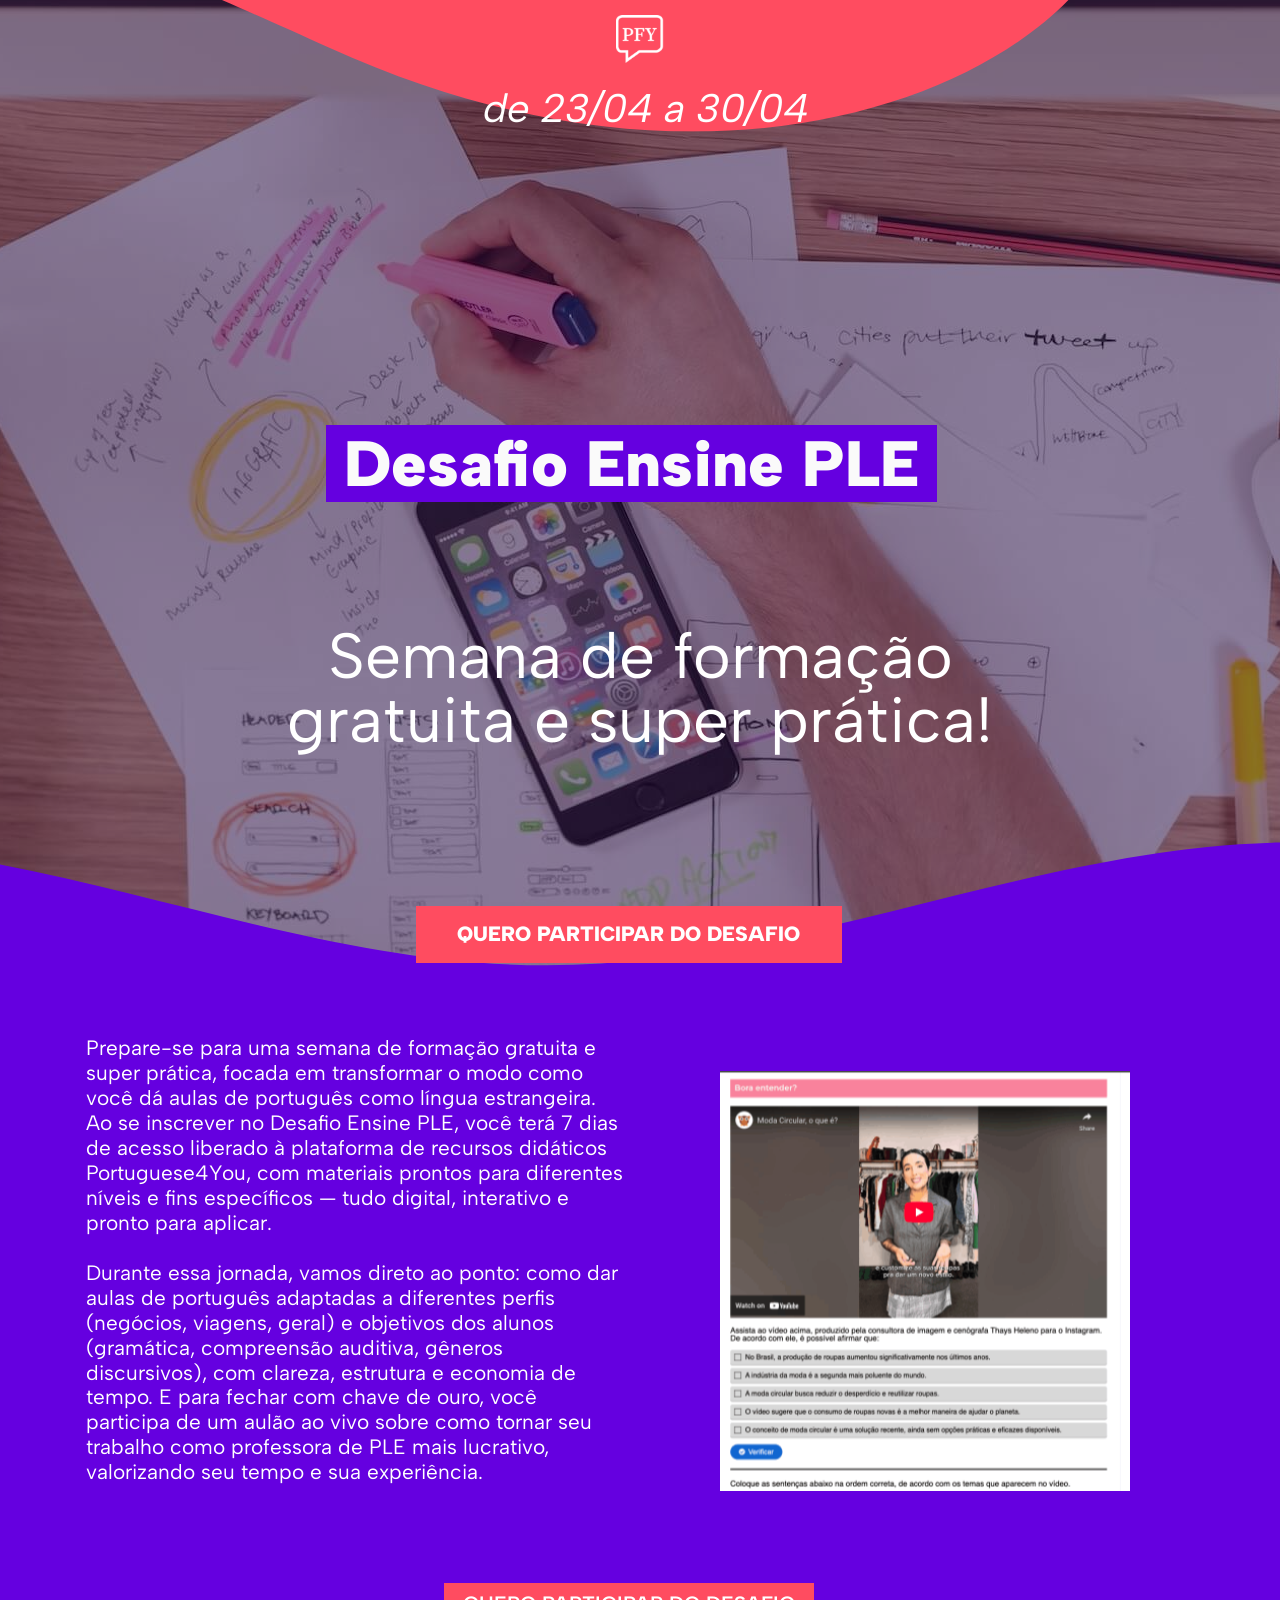
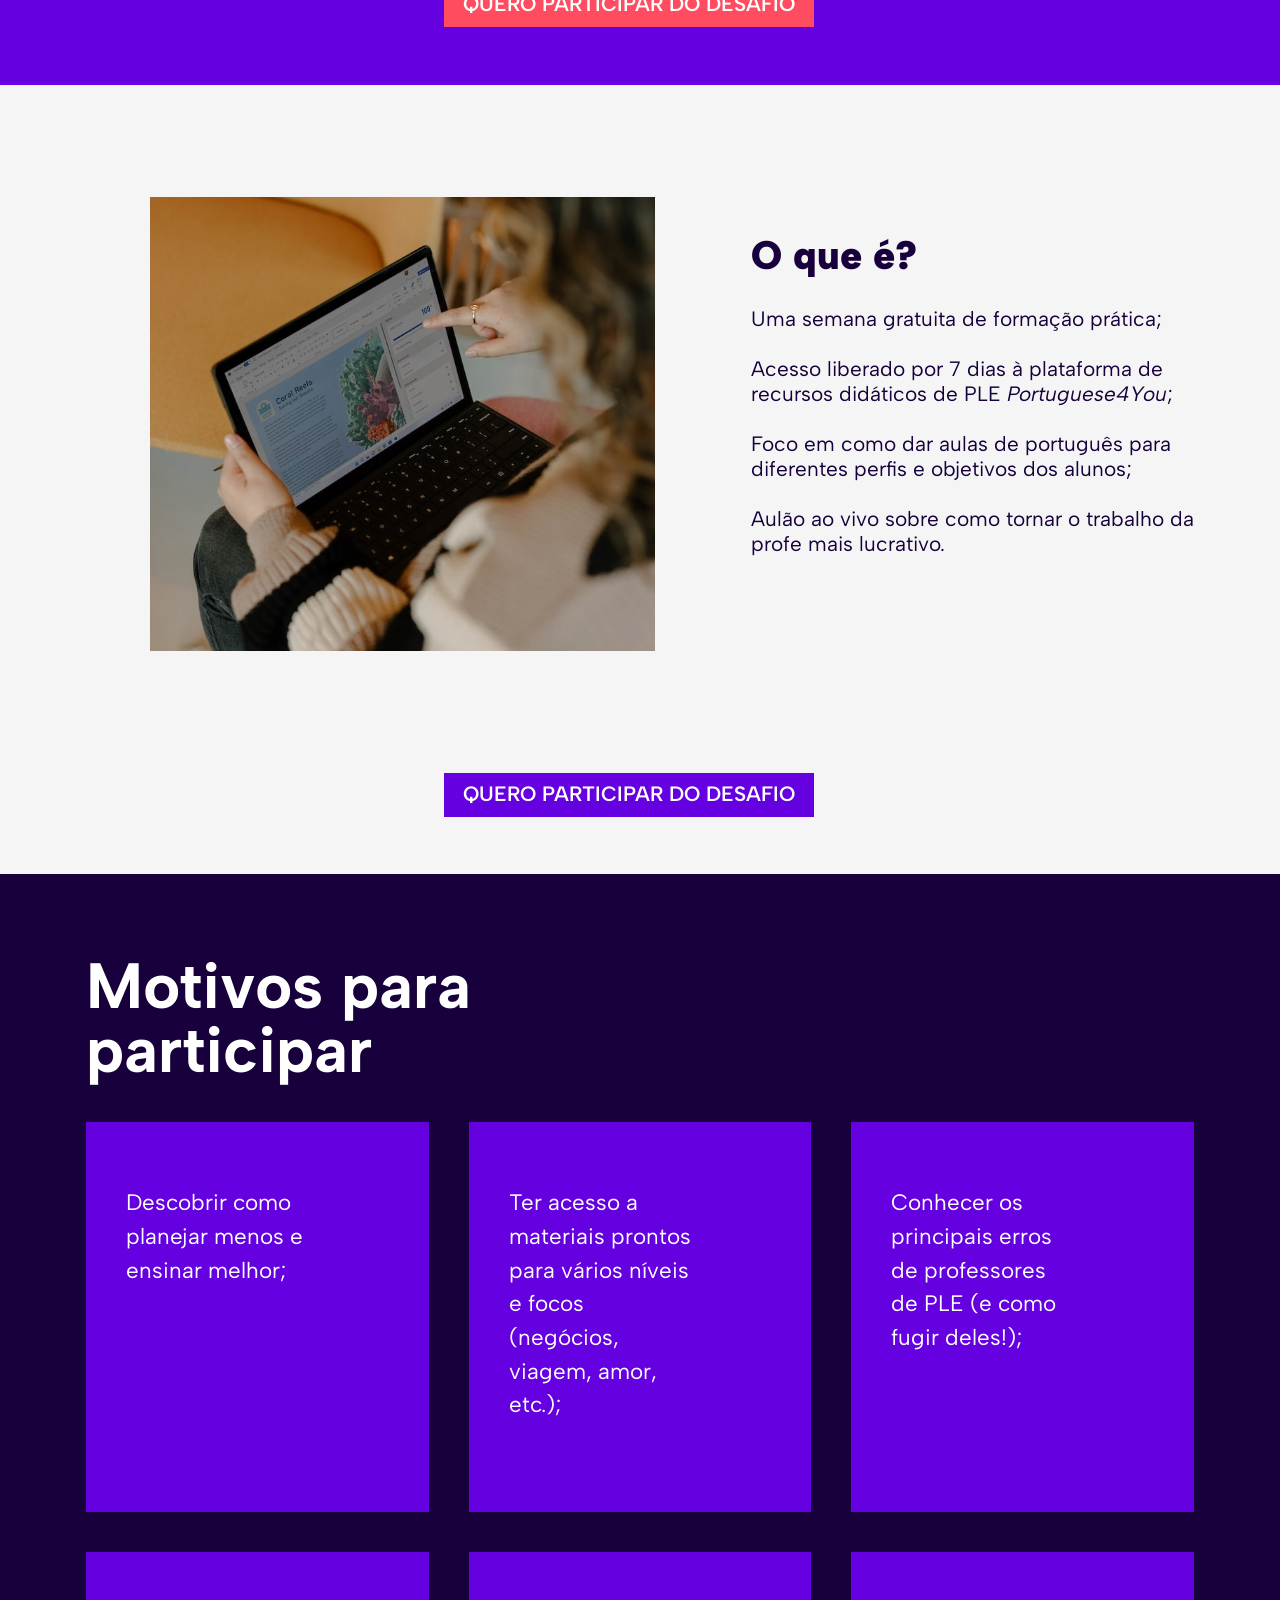
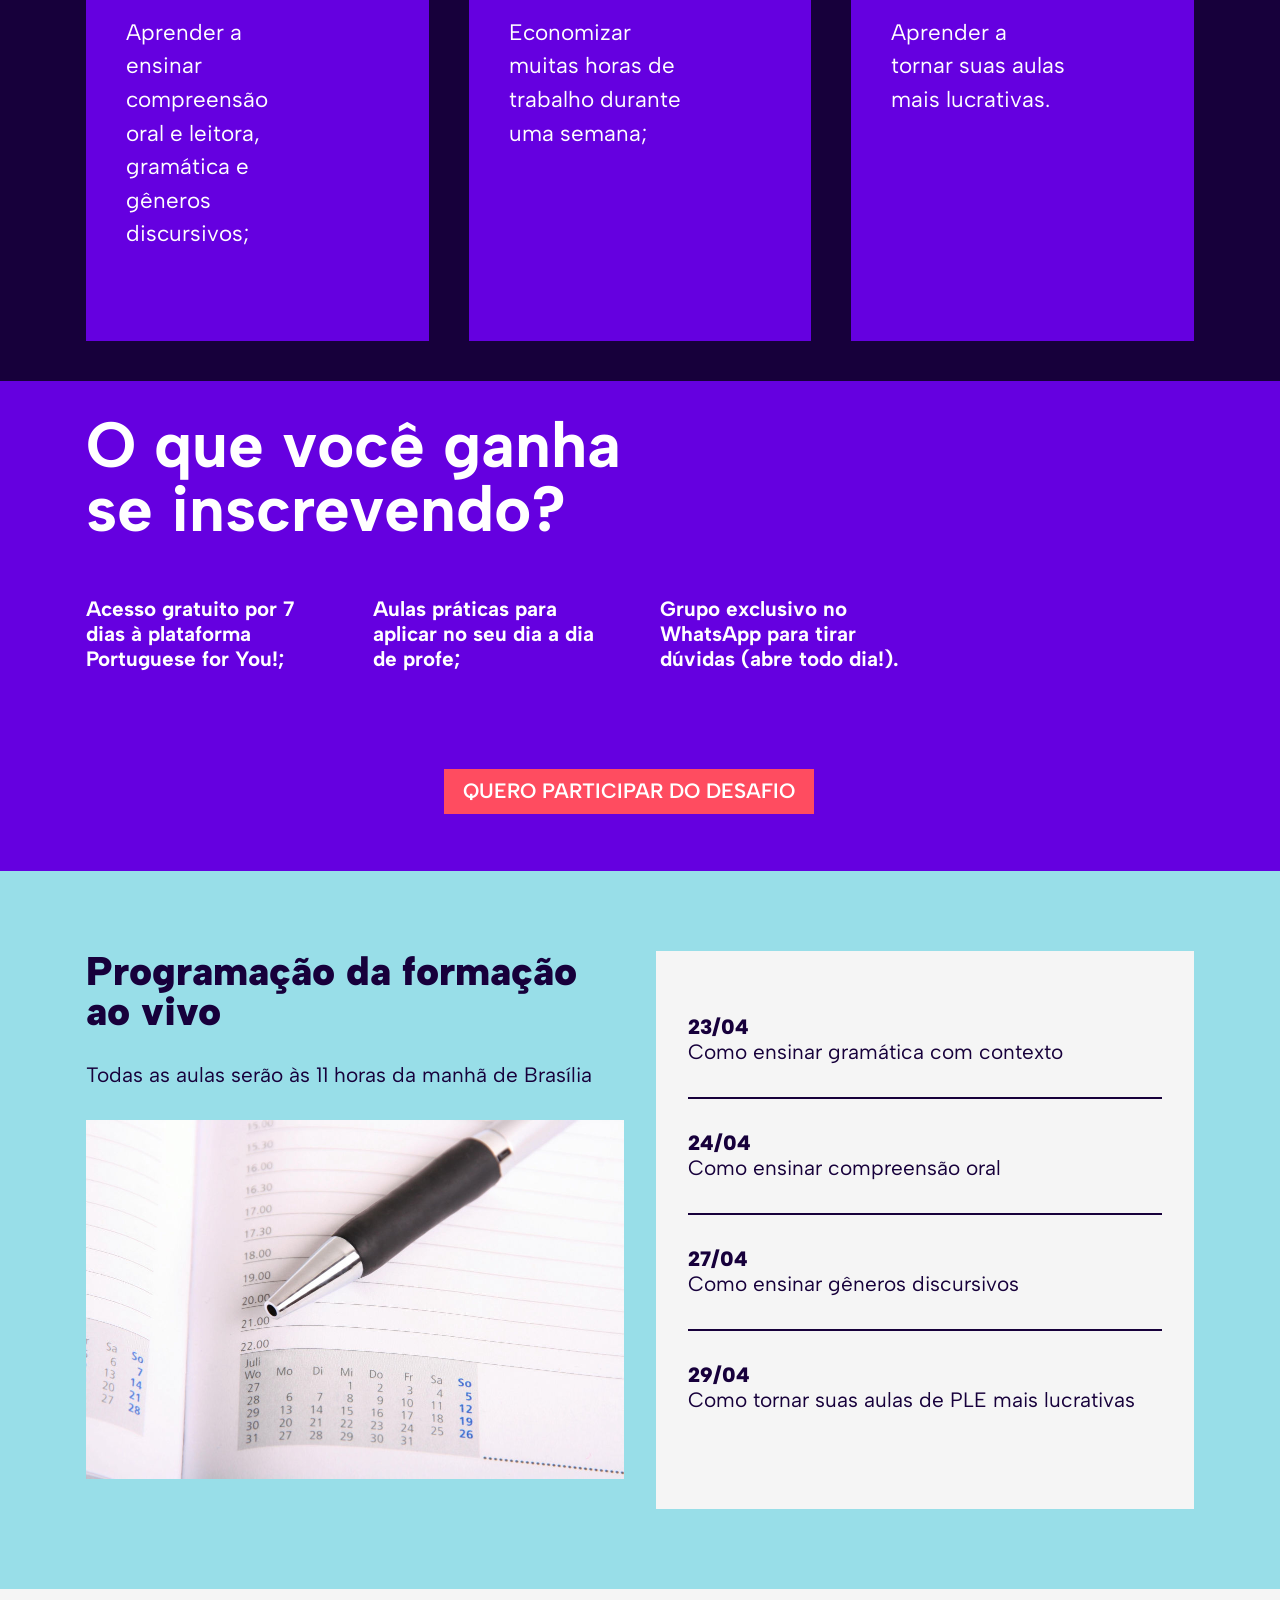
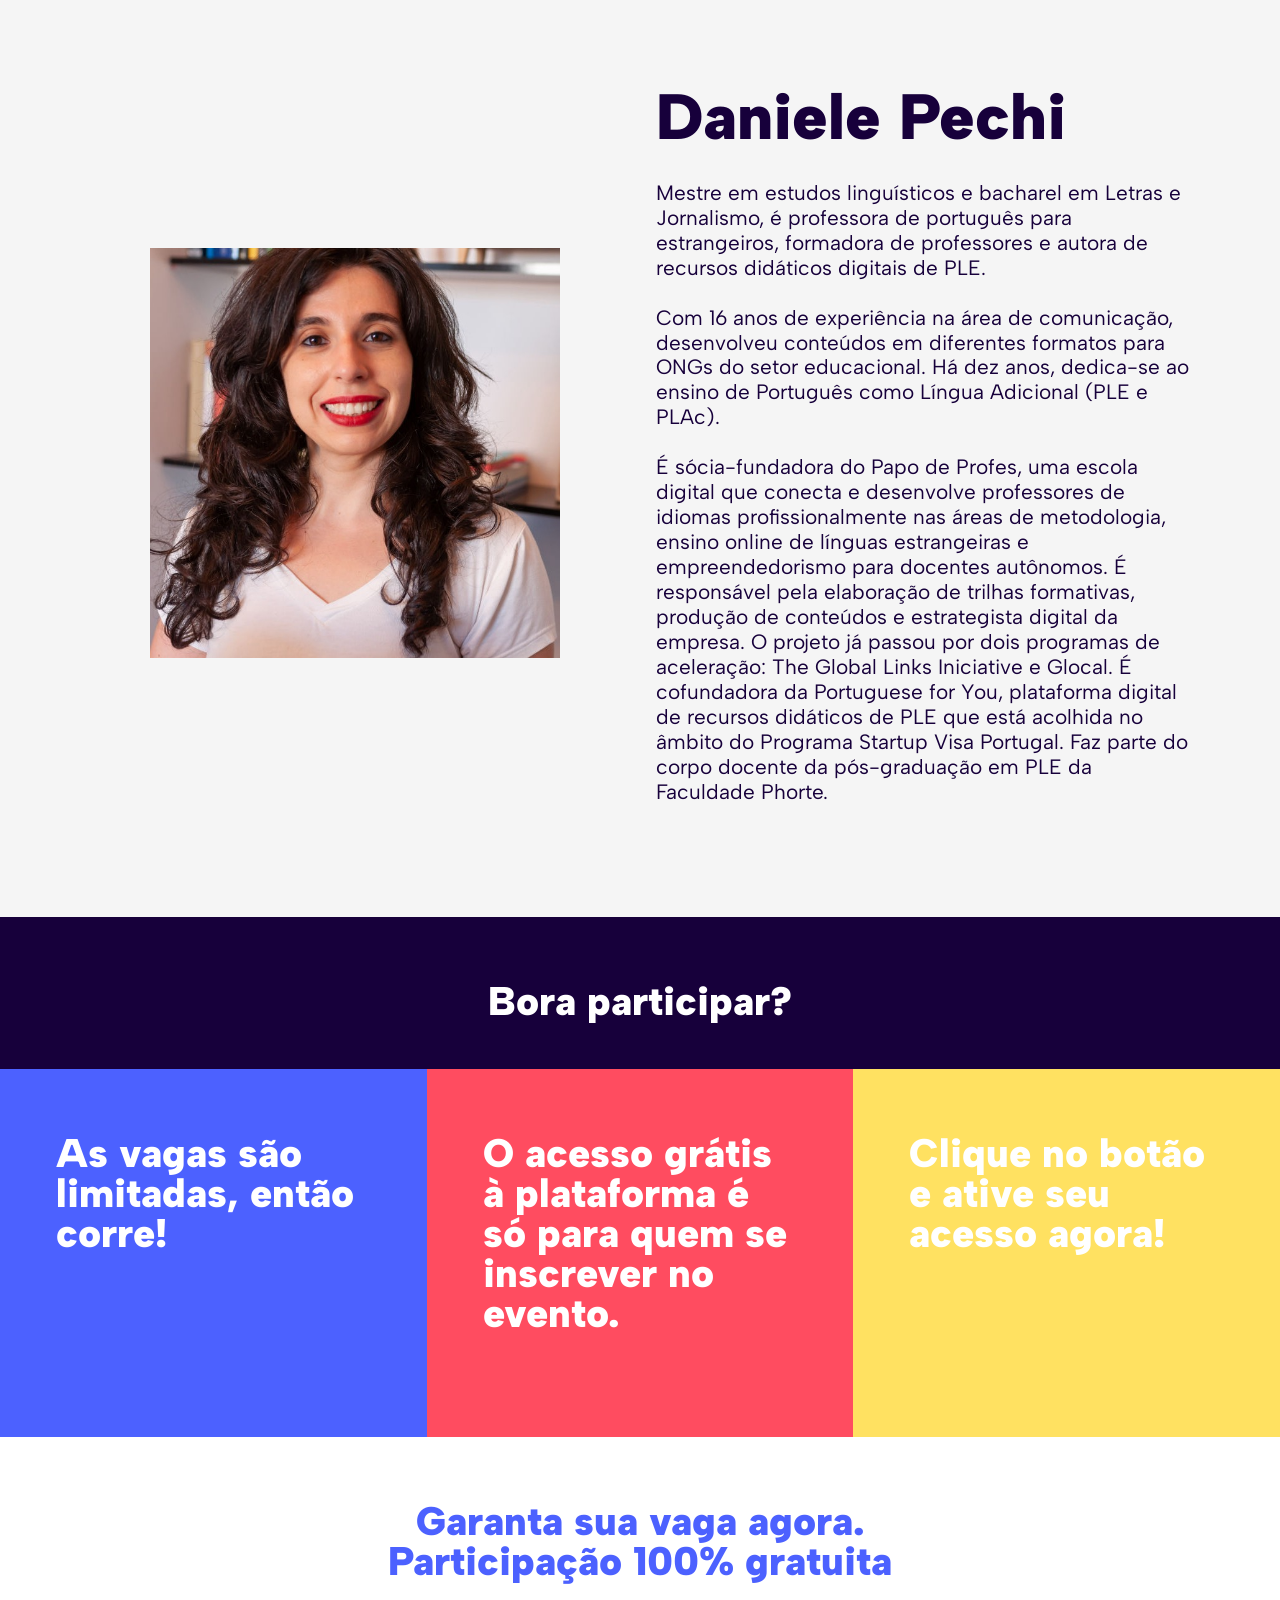
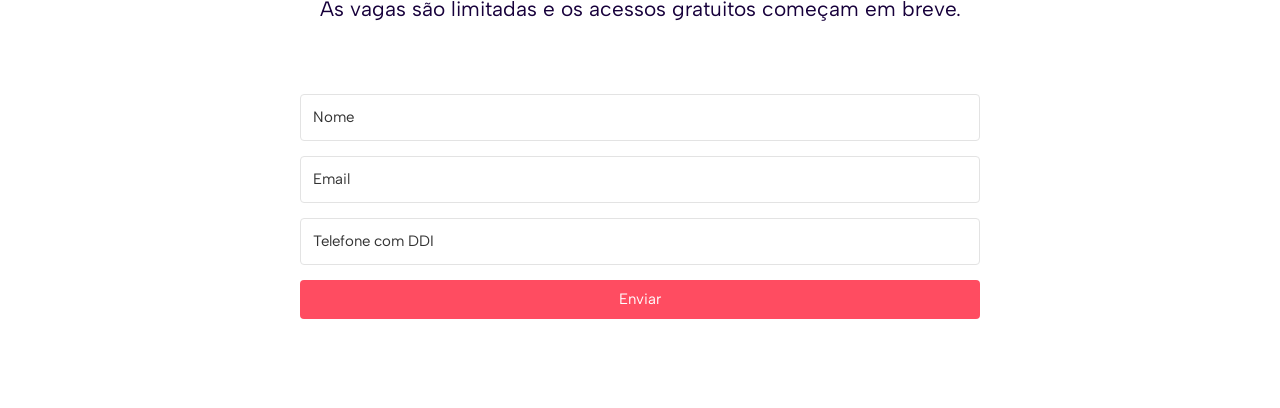
<file: desafio.html>
<!DOCTYPE html>
<html  >
<head>
  
  <meta charset="UTF-8">
  <meta http-equiv="X-UA-Compatible" content="IE=edge">
  
  <meta name="twitter:card" content="summary_large_image"/>
  <meta name="twitter:image:src" content="assets/images/desafio-meta.jpeg">
  <meta property="og:image" content="assets/images/desafio-meta.jpeg">
  <meta name="twitter:title" content="PFY - Desafio Ensine PLE">
  <meta name="viewport" content="width=device-width, initial-scale=1, minimum-scale=1">
  <link rel="shortcut icon" href="assets/images/pfy-icon-ffffff-branco.png-128x131.png" type="image/x-icon">
  <meta name="description" content="Prepare-se para uma semana de formação gratuita e super prática, focada em transformar o modo como você dá aulas de português como língua estrangeira.">
  
  
  <title>PFY - Desafio Ensine PLE</title>
  <link rel="stylesheet" href="assets/web/assets/mobirise-icons2/mobirise2.css">
  <link rel="stylesheet" href="assets/bootstrap/css/bootstrap.min.css">
  <link rel="stylesheet" href="assets/dropdown/css/style.css">
  <link rel="stylesheet" href="assets/socicon/css/styles.css">
  <link rel="stylesheet" href="assets/theme/css/style.css">
  <link rel="preload" href="https://fonts.googleapis.com/css?family=Albert+Sans:100,200,300,400,500,600,700,800,900,100i,200i,300i,400i,500i,600i,700i,800i,900i&display=swap" as="style" onload="this.onload=null;this.rel='stylesheet'">
  <noscript><link rel="stylesheet" href="https://fonts.googleapis.com/css?family=Albert+Sans:100,200,300,400,500,600,700,800,900,100i,200i,300i,400i,500i,600i,700i,800i,900i&display=swap"></noscript>
  <link rel="preload" as="style" href="assets/mobirise/css/mbr-additional.css?v=408Vqv"><link rel="stylesheet" href="assets/mobirise/css/mbr-additional.css?v=408Vqv" type="text/css">

  
  
  
</head>
<body>

<!-- Analytics -->
<!-- Google Tag Manager -->
<script>(function(w,d,s,l,i){w[l]=w[l]||[];w[l].push({'gtm.start':
new Date().getTime(),event:'gtm.js'});var f=d.getElementsByTagName(s)[0],
j=d.createElement(s),dl=l!='dataLayer'?'&l='+l:'';j.async=true;j.src=
'https://www.googletagmanager.com/gtm.js?id='+i+dl;f.parentNode.insertBefore(j,f);
})(window,document,'script','dataLayer','GTM-5PD292V8');</script>
<!-- End Google Tag Manager -->

<!-- Google Tag Manager (noscript) -->
<noscript><iframe src="https://www.googletagmanager.com/ns.html?id=GTM-5PD292V8"
height="0" width="0" style="display:none;visibility:hidden"></iframe></noscript>
<!-- End Google Tag Manager (noscript) -->


<!-- Meta Pixel Code -->
<script>
!function(f,b,e,v,n,t,s)
{if(f.fbq)return;n=f.fbq=function(){n.callMethod?
n.callMethod.apply(n,arguments):n.queue.push(arguments)};
if(!f._fbq)f._fbq=n;n.push=n;n.loaded=!0;n.version='2.0';
n.queue=[];t=b.createElement(e);t.async=!0;
t.src=v;s=b.getElementsByTagName(e)[0];
s.parentNode.insertBefore(t,s)}(window, document,'script',
'https://connect.facebook.net/en_US/fbevents.js');
fbq('init', '2709499579167743');
fbq('track', 'PageView');
</script>
<noscript><img height="1" width="1" style="display:none"
src="https://www.facebook.com/tr?id=2709499579167743&ev=PageView&noscript=1"
/></noscript>
<!-- End Meta Pixel Code -->
<!-- /Analytics -->


  
  <section data-bs-version="5.1" class="nichem5 menu menu1 cid-vgq3iPDbb3" once="menu" id="menu01-1s">
    
    <nav class="navbar navbar-dropdown collapsed">
        <div class="container-fluid">
            <div class="navbar-brand">
                <span class="navbar-logo">
                    <a href="#">
                        <img src="assets/images/pfy-horizontal-ffffff-branco.png-1-634x138.png" alt="" style="height: 3rem;">
                    </a>
                </span>
                
            </div>
            
            
            

        </div>
    </nav>
</section>

<section data-bs-version="5.1" class="nichem5 header1 cid-vgq3iQsevG mbr-fullscreen" data-bg-video="https://espacoaquarius.com.br/desafiople.mp4" id="header01-1t">

    

    <div class="mbr-fallback-image disabled"></div>
    <div class="mbr-overlay" style="opacity: 0.5; background-color: rgb(23, 0, 59);"></div>

    <svg xmlns="http://www.w3.org/2000/svg" xmlns:xlink="http://www.w3.org/1999/xlink" width="1080" height="253.82014" viewBox="0 0 1080 253.82014">
        <defs>
            <style>
                .fdeb5a33-207d-40f6-bc48-29f0c4647cbd 
            </style>
        </defs>
        <g id="af7dea71-9c11-4d01-a36a-129359a5a3d7" data-name="Layer 2">
            <g class="f1331eda-9bb9-469e-a57d-15137ea43ac8" id="ef9d1827-b12c-450a-85ff-628f7219c5fe" data-name="Layer 1">
                <g id="b117b6df-8698-4da4-b528-9e75cef1499b" data-name="Group 6802">
                    <path id="bf8ed394-4aff-4bf9-89b5-fb26e8fb9263" data-name="Path 1703" class="fdeb5a33-207d-40f6-bc48-29f0c4647cbd" d="M1080,0c-54.422,185.051-382.112,379.242-787.231,148.813C51.24,11.433,0,0,0,0Z"></path>
                </g>
            </g>
        </g>
    </svg>

    <div class="container-fluid">
        <div class="row justify-content-center">
            <div class="col-12 col-lg-12">
               
                <h1 class="mbr-section-title mbr-fonts-style mb-5 display-5"><div><br></div>&nbsp;<em>de 23/04 a 30/04</em></h1>

               
                <h1 class="mbr-section-title mbr-fonts-style mb-5 display-2"><div><br></div><br><div><br></div><div><a href="#" class="text-white" style=""><br></a></div><div><a href="#" class="text-white" style="">&nbsp;Desafio Ensine PLE&nbsp;</a>&nbsp;</div><br><div><a href="#" class="text-white" style=""><br></a></div><div>Semana de formação <br>gratuita e super prática!</div></h1>

                <p class="mbr-text mbr-fonts-style display-5"><span style="font-weight: normal;"><a href="index.html" class="text-white" style=""><br></a></span><br></p>
                <div class="mbr-section-btn mt-3"><a class="btn btn-lg btn-primary display-7" href="index.html#custom-html-s">QUERO PARTICIPAR DO DESAFIO</a></div>
            </div>
        </div>
    </div>
</section>

<section data-bs-version="5.1" class="nichem5 article1 cid-vgq3iQQCbL" id="article01-1u">

    

    
    



    <svg class="svg2" xmlns="http://www.w3.org/2000/svg" xmlns:xlink="http://www.w3.org/1999/xlink" viewBox="0 24 150 28" preserveAspectRatio="none" shape-rendering="auto">
        <defs>
            <path id="gentle-wave" d="M-160 44c30 0 58-18 88-18s 58 18 88 18 58-18 88-18 58 18 88 18 v44h-352z"></path>
        </defs>
        <g>
            <use xlink:href="#gentle-wave" x="48" y="0"></use>
        </g>
    </svg>


    <div class="container">
        <div class="row justify-content-center">
            <div class="col-12 col-md-12 col-lg-6 image-wrapper">
                <img class="w-100" src="assets/images/screenshot-2025-05-30-at-21.08.06.png-1920x1080.png-820x461.png" alt="">
            </div>
            <div class="col-12 col-md-12 col-lg">
                <div class="text-wrapper align-left">
                    
                    <p class="mbr-text mbr-fonts-style align-left display-7">Prepare-se para uma semana de formação gratuita e super prática, focada em transformar o modo como você dá aulas de português como língua estrangeira. Ao se inscrever no Desafio Ensine PLE, você terá 7 dias de acesso liberado à plataforma de recursos didáticos Portuguese4You, com materiais prontos para diferentes níveis e fins específicos — tudo digital, interativo e pronto para aplicar.<br><br>Durante essa jornada, vamos direto ao ponto: como dar aulas de português adaptadas a diferentes perfis (negócios, viagens, geral) e objetivos dos alunos (gramática, compreensão auditiva, gêneros discursivos), com clareza, estrutura e economia de tempo. E para fechar com chave de ouro, você participa de um aulão ao vivo sobre como tornar seu trabalho como professora de PLE mais lucrativo, valorizando seu tempo e sua experiência.<br></p>
                    <div class="link-wrapper align-left">
                        


                        <svg class="svg1" xmlns="http://www.w3.org/2000/svg" xmlns:xlink="http://www.w3.org/1999/xlink" version="1.1" width="300" height="50" viewBox="0 0 300 50" preserveAspectRatio="xMidYMid slice" xml:space="preserve">
                            <defs>
                            </defs>
                            <g transform="matrix(1 0 0 1 200 4.59)">
                                <g style="">
                                    <g transform="matrix(1 0 0 1 -125 0)" id="aac4a38b-7b64-4b27-81f4-7cba1fc44311">
                                        <path style="stroke: rgb(23,0,59); stroke-width: 4; stroke-dasharray: none; stroke-linecap: butt; stroke-dashoffset: 0; stroke-linejoin: miter; stroke-miterlimit: 10; fill: none; fill-rule: nonzero; opacity: 1;" transform=" translate(-75, -4.59)" d="M 100 2 a 8.825 8.825 0 0 0 -6.25 2.583 A 8.822 8.822 0 0 1 87.5 7.17 a 8.822 8.822 0 0 1 -6.25 -2.584 a 8.853 8.853 0 0 0 -12.5 0 a 8.851 8.851 0 0 1 -12.5 0 A 8.825 8.825 0 0 0 50 2" stroke-linecap="round"></path>
                                    </g>
                                    <g transform="matrix(1 0 0 1 75 0)" id="bdacfd93-3ab9-4965-b36c-24275b9d80d7">
                                        <path style="stroke: rgb(23,0,59); stroke-width: 4; stroke-dasharray: none; stroke-linecap: butt; stroke-dashoffset: 0; stroke-linejoin: miter; stroke-miterlimit: 10; fill: none; fill-rule: nonzero; opacity: 1;" transform=" translate(-275, -4.59)" d="M 300 2 a 8.825 8.825 0 0 0 -6.25 2.583 A 8.822 8.822 0 0 1 287.5 7.17 a 8.822 8.822 0 0 1 -6.25 -2.584 a 8.853 8.853 0 0 0 -12.5 0 a 8.851 8.851 0 0 1 -12.5 0 A 8.825 8.825 0 0 0 250 2" stroke-linecap="round"></path>
                                    </g>
                                    <g transform="matrix(1 0 0 1 -175 0)" id="fa02ee22-c807-4234-a62a-6ef55f12a121">
                                        <path style="stroke: rgb(23,0,59); stroke-width: 4; stroke-dasharray: none; stroke-linecap: butt; stroke-dashoffset: 0; stroke-linejoin: miter; stroke-miterlimit: 10; fill: none; fill-rule: nonzero; opacity: 1;" transform=" translate(-25, -4.59)" d="M 50 2 a 8.825 8.825 0 0 0 -6.25 2.583 A 8.822 8.822 0 0 1 37.5 7.17 a 8.822 8.822 0 0 1 -6.25 -2.584 a 8.853 8.853 0 0 0 -12.5 0 a 8.851 8.851 0 0 1 -12.5 0 A 8.825 8.825 0 0 0 0 2" stroke-linecap="round"></path>
                                    </g>
                                    <g transform="matrix(1 0 0 1 -25 0)" id="f5eeec8a-c1c0-4e31-b653-6adc33e4b3e8">
                                        <path style="stroke: rgb(23,0,59); stroke-width: 4; stroke-dasharray: none; stroke-linecap: butt; stroke-dashoffset: 0; stroke-linejoin: miter; stroke-miterlimit: 10; fill: none; fill-rule: nonzero; opacity: 1;" transform=" translate(-175, -4.59)" d="M 200 2 a 8.825 8.825 0 0 0 -6.25 2.583 A 8.822 8.822 0 0 1 187.5 7.17 a 8.822 8.822 0 0 1 -6.25 -2.584 a 8.853 8.853 0 0 0 -12.5 0 a 8.851 8.851 0 0 1 -12.5 0 A 8.825 8.825 0 0 0 150 2" stroke-linecap="round"></path>
                                    </g>
                                    <g transform="matrix(1 0 0 1 125 0)" id="b51bbcd5-3066-47f5-8b80-6fd345774dc4">
                                        <path style="stroke: rgb(23,0,59); stroke-width: 4; stroke-dasharray: none; stroke-linecap: butt; stroke-dashoffset: 0; stroke-linejoin: miter; stroke-miterlimit: 10; fill: none; fill-rule: nonzero; opacity: 1;" transform=" translate(-325, -4.59)" d="M 350 2 a 8.825 8.825 0 0 0 -6.25 2.583 A 8.822 8.822 0 0 1 337.5 7.17 a 8.822 8.822 0 0 1 -6.25 -2.584 a 8.853 8.853 0 0 0 -12.5 0 a 8.851 8.851 0 0 1 -12.5 0 A 8.825 8.825 0 0 0 300 2" stroke-linecap="round"></path>
                                    </g>
                                    <g transform="matrix(1 0 0 1 175 0)" id="a258efd3-c8f0-4dd9-8a96-69ce4b07fe50">
                                        <path style="stroke: rgb(23,0,59); stroke-width: 4; stroke-dasharray: none; stroke-linecap: butt; stroke-dashoffset: 0; stroke-linejoin: miter; stroke-miterlimit: 10; fill: none; fill-rule: nonzero; opacity: 1;" transform=" translate(-375, -4.59)" d="M 400 2 a 8.825 8.825 0 0 0 -6.25 2.583 A 8.822 8.822 0 0 1 387.5 7.17 a 8.822 8.822 0 0 1 -6.25 -2.584 a 8.853 8.853 0 0 0 -12.5 0 a 8.851 8.851 0 0 1 -12.5 0 A 8.825 8.825 0 0 0 350 2" stroke-linecap="round"></path>
                                    </g>
                                    <g transform="matrix(1 0 0 1 -75 0)" id="b55a1ba9-a72e-4a0e-ba97-85e004b73874">
                                        <path style="stroke: rgb(23,0,59); stroke-width: 4; stroke-dasharray: none; stroke-linecap: butt; stroke-dashoffset: 0; stroke-linejoin: miter; stroke-miterlimit: 10; fill: none; fill-rule: nonzero; opacity: 1;" transform=" translate(-125, -4.59)" d="M 150 2 a 8.825 8.825 0 0 0 -6.25 2.583 A 8.822 8.822 0 0 1 137.5 7.17 a 8.822 8.822 0 0 1 -6.25 -2.584 a 8.853 8.853 0 0 0 -12.5 0 a 8.851 8.851 0 0 1 -12.5 0 A 8.825 8.825 0 0 0 100 2" stroke-linecap="round"></path>
                                    </g>
                                    <g transform="matrix(1 0 0 1 25 0)" id="ac2b4d02-8806-4f29-a2a5-1942e82a5fe8">
                                        <path style="stroke: rgb(23,0,59); stroke-width: 4; stroke-dasharray: none; stroke-linecap: butt; stroke-dashoffset: 0; stroke-linejoin: miter; stroke-miterlimit: 10; fill: none; fill-rule: nonzero; opacity: 1;" transform=" translate(-225, -4.59)" d="M 250 2 a 8.825 8.825 0 0 0 -6.25 2.583 A 8.822 8.822 0 0 1 237.5 7.17 a 8.822 8.822 0 0 1 -6.25 -2.584 a 8.853 8.853 0 0 0 -12.5 0 a 8.851 8.851 0 0 1 -12.5 0 A 8.825 8.825 0 0 0 200 2" stroke-linecap="round"></path>
                                    </g>
                                </g>
                            </g>
                        </svg>

                    </div>



                </div>
            </div>
        </div>
    </div>
</section>

<section data-bs-version="5.1" class="article01 glancem5 cid-vgq3iRaJg3" id="article05-1v">
    

    
    

    <div class="container-fluid">
        <div class="row">
            <div class="col-12">
                <div class="content-wrapper">
                    <div class="title-wrapper">
                        
                    </div>
                    <div class="mbr-section-btn"><a class="btn btn-primary display-7" href="index.html#custom-html-s">QUERO PARTICIPAR DO DESAFIO</a></div>
                </div>
            </div>
        </div>
    </div>
</section>

<section data-bs-version="5.1" class="nichem5 article3 cid-vgq3iRoiKb" id="article03-1w">

    

    
    

    <div class="container">
        <div class="row justify-content-center">
            <div class="col-12 col-md-12 col-lg-7 image-wrapper">
                <img class="w-100" src="assets/images/mbr-3.jpeg" alt="">
            </div>
            <div class="col-12 col-md-12 col-lg">
                <div class="text-wrapper align-left">
                    <h1 class="mbr-section-title mbr-fonts-style align-left mb-4 display-5"><strong>O que é?</strong></h1>
                    <p class="mbr-text mbr-fonts-style align-left pb-3 display-7">Uma semana gratuita de formação prática;<br><br>Acesso liberado por 7 dias à plataforma de recursos didáticos de PLE <em>Portuguese4You</em>;<br><br>Foco em como dar aulas de português para diferentes perfis e objetivos dos alunos;<br><br>Aulão ao vivo sobre como tornar o trabalho da profe mais lucrativo.<br></p>
                    <div class="link-wrapper align-left">
                        


                        <svg class="svg1" xmlns="http://www.w3.org/2000/svg" xmlns:xlink="http://www.w3.org/1999/xlink" version="1.1" width="300" height="50" viewBox="0 0 300 50" preserveAspectRatio="xMidYMid slice" xml:space="preserve">
                            <defs>
                            </defs>
                            <g transform="matrix(1 0 0 1 200 4.59)">
                                <g style="">
                                    <g transform="matrix(1 0 0 1 -125 0)" id="aac4a38b-7b64-4b27-81f4-7cba1fc44311">
                                        <path style="stroke: rgb(23,0,59); stroke-width: 4; stroke-dasharray: none; stroke-linecap: butt; stroke-dashoffset: 0; stroke-linejoin: miter; stroke-miterlimit: 10; fill: none; fill-rule: nonzero; opacity: 1;" transform=" translate(-75, -4.59)" d="M 100 2 a 8.825 8.825 0 0 0 -6.25 2.583 A 8.822 8.822 0 0 1 87.5 7.17 a 8.822 8.822 0 0 1 -6.25 -2.584 a 8.853 8.853 0 0 0 -12.5 0 a 8.851 8.851 0 0 1 -12.5 0 A 8.825 8.825 0 0 0 50 2" stroke-linecap="round"></path>
                                    </g>
                                    <g transform="matrix(1 0 0 1 75 0)" id="bdacfd93-3ab9-4965-b36c-24275b9d80d7">
                                        <path style="stroke: rgb(23,0,59); stroke-width: 4; stroke-dasharray: none; stroke-linecap: butt; stroke-dashoffset: 0; stroke-linejoin: miter; stroke-miterlimit: 10; fill: none; fill-rule: nonzero; opacity: 1;" transform=" translate(-275, -4.59)" d="M 300 2 a 8.825 8.825 0 0 0 -6.25 2.583 A 8.822 8.822 0 0 1 287.5 7.17 a 8.822 8.822 0 0 1 -6.25 -2.584 a 8.853 8.853 0 0 0 -12.5 0 a 8.851 8.851 0 0 1 -12.5 0 A 8.825 8.825 0 0 0 250 2" stroke-linecap="round"></path>
                                    </g>
                                    <g transform="matrix(1 0 0 1 -175 0)" id="fa02ee22-c807-4234-a62a-6ef55f12a121">
                                        <path style="stroke: rgb(23,0,59); stroke-width: 4; stroke-dasharray: none; stroke-linecap: butt; stroke-dashoffset: 0; stroke-linejoin: miter; stroke-miterlimit: 10; fill: none; fill-rule: nonzero; opacity: 1;" transform=" translate(-25, -4.59)" d="M 50 2 a 8.825 8.825 0 0 0 -6.25 2.583 A 8.822 8.822 0 0 1 37.5 7.17 a 8.822 8.822 0 0 1 -6.25 -2.584 a 8.853 8.853 0 0 0 -12.5 0 a 8.851 8.851 0 0 1 -12.5 0 A 8.825 8.825 0 0 0 0 2" stroke-linecap="round"></path>
                                    </g>
                                    <g transform="matrix(1 0 0 1 -25 0)" id="f5eeec8a-c1c0-4e31-b653-6adc33e4b3e8">
                                        <path style="stroke: rgb(23,0,59); stroke-width: 4; stroke-dasharray: none; stroke-linecap: butt; stroke-dashoffset: 0; stroke-linejoin: miter; stroke-miterlimit: 10; fill: none; fill-rule: nonzero; opacity: 1;" transform=" translate(-175, -4.59)" d="M 200 2 a 8.825 8.825 0 0 0 -6.25 2.583 A 8.822 8.822 0 0 1 187.5 7.17 a 8.822 8.822 0 0 1 -6.25 -2.584 a 8.853 8.853 0 0 0 -12.5 0 a 8.851 8.851 0 0 1 -12.5 0 A 8.825 8.825 0 0 0 150 2" stroke-linecap="round"></path>
                                    </g>
                                    <g transform="matrix(1 0 0 1 125 0)" id="b51bbcd5-3066-47f5-8b80-6fd345774dc4">
                                        <path style="stroke: rgb(23,0,59); stroke-width: 4; stroke-dasharray: none; stroke-linecap: butt; stroke-dashoffset: 0; stroke-linejoin: miter; stroke-miterlimit: 10; fill: none; fill-rule: nonzero; opacity: 1;" transform=" translate(-325, -4.59)" d="M 350 2 a 8.825 8.825 0 0 0 -6.25 2.583 A 8.822 8.822 0 0 1 337.5 7.17 a 8.822 8.822 0 0 1 -6.25 -2.584 a 8.853 8.853 0 0 0 -12.5 0 a 8.851 8.851 0 0 1 -12.5 0 A 8.825 8.825 0 0 0 300 2" stroke-linecap="round"></path>
                                    </g>
                                    <g transform="matrix(1 0 0 1 175 0)" id="a258efd3-c8f0-4dd9-8a96-69ce4b07fe50">
                                        <path style="stroke: rgb(23,0,59); stroke-width: 4; stroke-dasharray: none; stroke-linecap: butt; stroke-dashoffset: 0; stroke-linejoin: miter; stroke-miterlimit: 10; fill: none; fill-rule: nonzero; opacity: 1;" transform=" translate(-375, -4.59)" d="M 400 2 a 8.825 8.825 0 0 0 -6.25 2.583 A 8.822 8.822 0 0 1 387.5 7.17 a 8.822 8.822 0 0 1 -6.25 -2.584 a 8.853 8.853 0 0 0 -12.5 0 a 8.851 8.851 0 0 1 -12.5 0 A 8.825 8.825 0 0 0 350 2" stroke-linecap="round"></path>
                                    </g>
                                    <g transform="matrix(1 0 0 1 -75 0)" id="b55a1ba9-a72e-4a0e-ba97-85e004b73874">
                                        <path style="stroke: rgb(23,0,59); stroke-width: 4; stroke-dasharray: none; stroke-linecap: butt; stroke-dashoffset: 0; stroke-linejoin: miter; stroke-miterlimit: 10; fill: none; fill-rule: nonzero; opacity: 1;" transform=" translate(-125, -4.59)" d="M 150 2 a 8.825 8.825 0 0 0 -6.25 2.583 A 8.822 8.822 0 0 1 137.5 7.17 a 8.822 8.822 0 0 1 -6.25 -2.584 a 8.853 8.853 0 0 0 -12.5 0 a 8.851 8.851 0 0 1 -12.5 0 A 8.825 8.825 0 0 0 100 2" stroke-linecap="round"></path>
                                    </g>
                                    <g transform="matrix(1 0 0 1 25 0)" id="ac2b4d02-8806-4f29-a2a5-1942e82a5fe8">
                                        <path style="stroke: rgb(23,0,59); stroke-width: 4; stroke-dasharray: none; stroke-linecap: butt; stroke-dashoffset: 0; stroke-linejoin: miter; stroke-miterlimit: 10; fill: none; fill-rule: nonzero; opacity: 1;" transform=" translate(-225, -4.59)" d="M 250 2 a 8.825 8.825 0 0 0 -6.25 2.583 A 8.822 8.822 0 0 1 237.5 7.17 a 8.822 8.822 0 0 1 -6.25 -2.584 a 8.853 8.853 0 0 0 -12.5 0 a 8.851 8.851 0 0 1 -12.5 0 A 8.825 8.825 0 0 0 200 2" stroke-linecap="round"></path>
                                    </g>
                                </g>
                            </g>
                        </svg>

                    </div>



                </div>
            </div>
        </div>
    </div>
</section>

<section data-bs-version="5.1" class="article01 glancem5 cid-vgq3iRFbAa" id="article05-1x">
    

    
    

    <div class="container-fluid">
        <div class="row">
            <div class="col-12">
                <div class="content-wrapper">
                    <div class="title-wrapper">
                        
                    </div>
                    <div class="mbr-section-btn"><a class="btn btn-secondary display-7" href="index.html#custom-html-s">QUERO PARTICIPAR DO DESAFIO</a></div>
                </div>
            </div>
        </div>
    </div>
</section>

<section data-bs-version="5.1" class="features02 neuralm5 cid-vgq3iRVVhD" id="features02-1y">
    

    
    

    <div class="container">
        <div class="row">
            <div class="col-12 col-lg-6 card">
                <div class="title-wrapper">
                    
                    <h2 class="mbr-section-title mbr-fonts-style display-2"><strong>Motivos para participar</strong></h2>
                </div>
            </div>
            <div class="col-12 col-lg-6 card">
                
            </div>
        </div>
        <div class="row items-wrapper">
            <div class="item features-without-image col-12 col-lg-4">
                <div class="item-wrapper">
                    
                    <div class="item-content">
                        
                        
                        <div class="desc-wrapper">
                            <p class="item-desc mbr-fonts-style display-4">Descobrir como planejar menos e ensinar melhor;<br></p>
                        </div>
                        
                    </div>
                </div>
            </div>
            <div class="item features-without-image col-12 col-lg-4">
                <div class="item-wrapper">
                    
                    <div class="item-content">
                        
                        
                        <div class="desc-wrapper">
                            <p class="item-desc mbr-fonts-style display-4">
                                Ter acesso a materiais prontos para vários níveis e focos (negócios, viagem, amor, etc.);
                            </p>
                        </div>
                        
                    </div>
                </div>
            </div>
            <div class="item features-without-image col-12 col-lg-4">
                <div class="item-wrapper">
                    
                    <div class="item-content">
                        
                        
                        <div class="desc-wrapper">
                            <p class="item-desc mbr-fonts-style display-4">
                                Conhecer os principais erros de professores de PLE (e como fugir deles!);
                            </p>
                        </div>
                        
                    </div>
                </div>
            </div><div class="item features-without-image col-12 col-lg-4">
                <div class="item-wrapper">
                    
                    <div class="item-content">
                        
                        
                        <div class="desc-wrapper">
                            <p class="item-desc mbr-fonts-style display-4">
                                Aprender a ensinar compreensão oral e leitora, gramática e gêneros discursivos;
                            </p>
                        </div>
                        
                    </div>
                </div>
            </div><div class="item features-without-image col-12 col-lg-4">
                <div class="item-wrapper">
                    
                    <div class="item-content">
                        
                        
                        <div class="desc-wrapper">
                            <p class="item-desc mbr-fonts-style display-4">
                                Economizar muitas horas de trabalho durante uma semana;
                            </p>
                        </div>
                        
                    </div>
                </div>
            </div><div class="item features-without-image col-12 col-lg-4">
                <div class="item-wrapper">
                    
                    <div class="item-content">
                        
                        
                        <div class="desc-wrapper">
                            <p class="item-desc mbr-fonts-style display-4">
                                Aprender a tornar suas aulas mais lucrativas.
                            </p>
                        </div>
                        
                    </div>
                </div>
            </div>
        </div>
    </div>
</section>

<section data-bs-version="5.1" class="features04 neuralm5 cid-vgq3iSk6A6" id="features04-1z">
    

    
    

    <div class="container">
        <div class="row">
            <div class="col-12 col-lg-6 card">
                <div class="title-wrapper">
                    <h3 class="mbr-tag mbr-fonts-style display-2"><strong>O que você ganha se inscrevendo?</strong></h3>
                    
                </div>
            </div>
        </div>
        <div class="row items-wrapper">
            <div class="item features-without-image col-12 col-lg-3 active">
                <div class="item-wrapper">
                    <div class="item-content">
                        <h4 class="item-title mbr-fonts-style display-7"><strong>Acesso gratuito por 7 dias à plataforma Portuguese for You!;</strong></h4>
                        
                        
                        
                    </div>
                </div>
            </div><div class="item features-without-image col-12 col-lg-3">
                <div class="item-wrapper">
                    <div class="item-content">
                        <h4 class="item-title mbr-fonts-style display-7"><strong>Aulas práticas para aplicar no seu dia a dia de profe;</strong></h4>
                        
                        
                        
                    </div>
                </div>
            </div><div class="item features-without-image col-12 col-lg-3">
                <div class="item-wrapper">
                    <div class="item-content">
                        <h4 class="item-title mbr-fonts-style display-7"><strong>Grupo exclusivo no WhatsApp para tirar dúvidas (abre todo dia!).</strong></h4>
                        
                        
                        
                    </div>
                </div>
            </div>
            
            
            
        </div>
    </div>
</section>

<section data-bs-version="5.1" class="article01 walletm5 cid-vgq3iSETP2" id="article01-20">
    

    
    

    <div class="container-fluid">
        <div class="row">
            <div class="col-12">
                <div class="content-wrapper">
                    
                    <div class="title-wrapper">
                        
                    </div>
                    <div class="mbr-section-btn"><a class="btn btn-primary display-7" href="index.html#custom-html-s">QUERO PARTICIPAR DO DESAFIO</a></div>
                </div>
            </div>
        </div>
    </div>
</section>

<section data-bs-version="5.1" class="nichem5 contact1 cid-vgq3iSXbM0" id="contact01-21">
    

    
    
    <div class="container">
        <div class="row">
            <div class="title md-pb col-md-12 col-lg-6">
                <h2 class="mbr-section-title mbr-fonts-style align-left mb-4 display-5"><strong>Programação da formação ao vivo</strong></h2>
                <h4 class="mbr-section-subtitle align-left mbr-fonts-style mb-4 display-7">Todas as aulas serão às 11 horas da manhã de Brasília</h4>
     <div class="col-12 col-md-12 col-lg- image-wrapper">
                <img class="w-100" src="assets/images/mbr-1-1076x717.jpg" alt="">
            </div>

                
            </div>

            <div class="col-md-12 col-lg-6">
                <div class="items">
                    <div class="card">
                        <h3 class="mbr-item-title mbr-fonts-style align-left mb-4 display-7"><strong>23/04 <br></strong>Como ensinar gramática com contexto</h3>
                       
                    </div>
                    <div class="card">
                        <h3 class="mbr-item-title mbr-fonts-style align-left mb-4 display-7"><strong>24/04</strong><br>Como ensinar compreensão oral</h3>
                        
                    </div>
                    <div class="card">
                        <h3 class="mbr-item-title mbr-fonts-style align-left mb-4 display-7">
                            <strong>27/04</strong><br>Como ensinar gêneros discursivos
                        </h3>
                      </div>
                    <div class="card mb-0 noborder">
                        <h3 class="mbr-item-title mbr-fonts-style align-left mb-4 display-7"><strong>29/04<br></strong>Como tornar suas aulas de PLE mais lucrativas</h3>
                    </div>
                </div>
            </div>
        </div>
    </div>
</section>

<section data-bs-version="5.1" class="nichem5 people3 cid-vgq3iTgSAE" id="people03-22">

    

    
    

    <div class="container">
        <div class="row justify-content-center">
            <div class="col-12 col-md-12 col-lg-6 image-wrapper">
                <img class="w-100" src="assets/images/danipechi-260222-11.jpg-1000x664.jpeg" alt="">
            </div>
            <div class="col-12 col-lg col-md-12">
                <div class="text-wrapper align-left">
                    
                    <h1 class="mbr-section-title mbr-fonts-style mb-4 display-2"><strong>Daniele Pechi</strong></h1>
                    <p class="mbr-text mbr-fonts-style display-7">Mestre em estudos linguísticos e bacharel em Letras e Jornalismo, é professora de português para estrangeiros, formadora de professores e autora de recursos didáticos digitais de PLE.<br><br>Com 16 anos de experiência na área de comunicação, desenvolveu conteúdos em diferentes formatos para ONGs do setor educacional. Há dez anos, dedica-se ao ensino de Português como Língua Adicional (PLE e PLAc).<br><br>É sócia-fundadora do Papo de Profes, uma escola digital que conecta e desenvolve professores de idiomas profissionalmente nas áreas de metodologia, ensino online de línguas estrangeiras e empreendedorismo para docentes autônomos. É responsável pela elaboração de trilhas formativas, produção de conteúdos e estrategista digital da empresa. O projeto já passou por dois programas de aceleração: The Global Links Iniciative e Glocal. É cofundadora da Portuguese for You, plataforma digital de recursos didáticos de PLE que está acolhida no âmbito do Programa Startup Visa Portugal. Faz parte do corpo docente da pós-graduação em PLE da Faculdade Phorte.<br></p>
                    
                </div>
            </div>
        </div>
    </div>
</section>

<section data-bs-version="5.1" class="nichem5 header3 cid-vgq3iTxDP2" id="header03-23">

    

    
    

    <div class="container">
        <div class="row justify-content-center">
            <div class="col-12 col-lg-8">
                <h1 class="mbr-section-title mbr-fonts-style mb-3 display-5"><strong>Bora participar?</strong></h1>
                
                
                
            </div>
        </div>
    </div>
</section>

<section data-bs-version="5.1" class="nichem5 features1 cid-vgq3iTPHBL" id="features01-24">
    

    
    
    <div class="container-fluid">
        <div class="row justify-content-center">

            <div class="card col-md-12 col-lg-4">
                <div class="card-wrap card1">

                    <div class="content-wrap align-left">
                        <h5 class="mbr-section-title card-title mbr-fonts-style align-left mb-3 display-5"><strong>As vagas são limitadas, então corre!</strong></h5>
                        
                        

                        <div class="link-wrapper align-left">
                            


                            <svg class="svg1" xmlns="http://www.w3.org/2000/svg" xmlns:xlink="http://www.w3.org/1999/xlink" version="1.1" width="300" height="50" viewBox="0 0 300 50" preserveAspectRatio="xMidYMid slice" xml:space="preserve">
                                <defs>
                                </defs>
                                <g transform="matrix(1 0 0 1 200 4.59)">
                                    <g style="">
                                        <g transform="matrix(1 0 0 1 -125 0)" id="aac4a38b-7b64-4b27-81f4-7cba1fc44311">
                                            <path style="stroke: rgb(23,0,59); stroke-width: 4; stroke-dasharray: none; stroke-linecap: butt; stroke-dashoffset: 0; stroke-linejoin: miter; stroke-miterlimit: 10; fill: none; fill-rule: nonzero; opacity: 1;" transform=" translate(-75, -4.59)" d="M 100 2 a 8.825 8.825 0 0 0 -6.25 2.583 A 8.822 8.822 0 0 1 87.5 7.17 a 8.822 8.822 0 0 1 -6.25 -2.584 a 8.853 8.853 0 0 0 -12.5 0 a 8.851 8.851 0 0 1 -12.5 0 A 8.825 8.825 0 0 0 50 2" stroke-linecap="round"></path>
                                        </g>
                                        <g transform="matrix(1 0 0 1 75 0)" id="bdacfd93-3ab9-4965-b36c-24275b9d80d7">
                                            <path style="stroke: rgb(23,0,59); stroke-width: 4; stroke-dasharray: none; stroke-linecap: butt; stroke-dashoffset: 0; stroke-linejoin: miter; stroke-miterlimit: 10; fill: none; fill-rule: nonzero; opacity: 1;" transform=" translate(-275, -4.59)" d="M 300 2 a 8.825 8.825 0 0 0 -6.25 2.583 A 8.822 8.822 0 0 1 287.5 7.17 a 8.822 8.822 0 0 1 -6.25 -2.584 a 8.853 8.853 0 0 0 -12.5 0 a 8.851 8.851 0 0 1 -12.5 0 A 8.825 8.825 0 0 0 250 2" stroke-linecap="round"></path>
                                        </g>
                                        <g transform="matrix(1 0 0 1 -175 0)" id="fa02ee22-c807-4234-a62a-6ef55f12a121">
                                            <path style="stroke: rgb(23,0,59); stroke-width: 4; stroke-dasharray: none; stroke-linecap: butt; stroke-dashoffset: 0; stroke-linejoin: miter; stroke-miterlimit: 10; fill: none; fill-rule: nonzero; opacity: 1;" transform=" translate(-25, -4.59)" d="M 50 2 a 8.825 8.825 0 0 0 -6.25 2.583 A 8.822 8.822 0 0 1 37.5 7.17 a 8.822 8.822 0 0 1 -6.25 -2.584 a 8.853 8.853 0 0 0 -12.5 0 a 8.851 8.851 0 0 1 -12.5 0 A 8.825 8.825 0 0 0 0 2" stroke-linecap="round"></path>
                                        </g>
                                        <g transform="matrix(1 0 0 1 -25 0)" id="f5eeec8a-c1c0-4e31-b653-6adc33e4b3e8">
                                            <path style="stroke: rgb(23,0,59); stroke-width: 4; stroke-dasharray: none; stroke-linecap: butt; stroke-dashoffset: 0; stroke-linejoin: miter; stroke-miterlimit: 10; fill: none; fill-rule: nonzero; opacity: 1;" transform=" translate(-175, -4.59)" d="M 200 2 a 8.825 8.825 0 0 0 -6.25 2.583 A 8.822 8.822 0 0 1 187.5 7.17 a 8.822 8.822 0 0 1 -6.25 -2.584 a 8.853 8.853 0 0 0 -12.5 0 a 8.851 8.851 0 0 1 -12.5 0 A 8.825 8.825 0 0 0 150 2" stroke-linecap="round"></path>
                                        </g>
                                        <g transform="matrix(1 0 0 1 125 0)" id="b51bbcd5-3066-47f5-8b80-6fd345774dc4">
                                            <path style="stroke: rgb(23,0,59); stroke-width: 4; stroke-dasharray: none; stroke-linecap: butt; stroke-dashoffset: 0; stroke-linejoin: miter; stroke-miterlimit: 10; fill: none; fill-rule: nonzero; opacity: 1;" transform=" translate(-325, -4.59)" d="M 350 2 a 8.825 8.825 0 0 0 -6.25 2.583 A 8.822 8.822 0 0 1 337.5 7.17 a 8.822 8.822 0 0 1 -6.25 -2.584 a 8.853 8.853 0 0 0 -12.5 0 a 8.851 8.851 0 0 1 -12.5 0 A 8.825 8.825 0 0 0 300 2" stroke-linecap="round"></path>
                                        </g>
                                        <g transform="matrix(1 0 0 1 175 0)" id="a258efd3-c8f0-4dd9-8a96-69ce4b07fe50">
                                            <path style="stroke: rgb(23,0,59); stroke-width: 4; stroke-dasharray: none; stroke-linecap: butt; stroke-dashoffset: 0; stroke-linejoin: miter; stroke-miterlimit: 10; fill: none; fill-rule: nonzero; opacity: 1;" transform=" translate(-375, -4.59)" d="M 400 2 a 8.825 8.825 0 0 0 -6.25 2.583 A 8.822 8.822 0 0 1 387.5 7.17 a 8.822 8.822 0 0 1 -6.25 -2.584 a 8.853 8.853 0 0 0 -12.5 0 a 8.851 8.851 0 0 1 -12.5 0 A 8.825 8.825 0 0 0 350 2" stroke-linecap="round"></path>
                                        </g>
                                        <g transform="matrix(1 0 0 1 -75 0)" id="b55a1ba9-a72e-4a0e-ba97-85e004b73874">
                                            <path style="stroke: rgb(23,0,59); stroke-width: 4; stroke-dasharray: none; stroke-linecap: butt; stroke-dashoffset: 0; stroke-linejoin: miter; stroke-miterlimit: 10; fill: none; fill-rule: nonzero; opacity: 1;" transform=" translate(-125, -4.59)" d="M 150 2 a 8.825 8.825 0 0 0 -6.25 2.583 A 8.822 8.822 0 0 1 137.5 7.17 a 8.822 8.822 0 0 1 -6.25 -2.584 a 8.853 8.853 0 0 0 -12.5 0 a 8.851 8.851 0 0 1 -12.5 0 A 8.825 8.825 0 0 0 100 2" stroke-linecap="round"></path>
                                        </g>
                                        <g transform="matrix(1 0 0 1 25 0)" id="ac2b4d02-8806-4f29-a2a5-1942e82a5fe8">
                                            <path style="stroke: rgb(23,0,59); stroke-width: 4; stroke-dasharray: none; stroke-linecap: butt; stroke-dashoffset: 0; stroke-linejoin: miter; stroke-miterlimit: 10; fill: none; fill-rule: nonzero; opacity: 1;" transform=" translate(-225, -4.59)" d="M 250 2 a 8.825 8.825 0 0 0 -6.25 2.583 A 8.822 8.822 0 0 1 237.5 7.17 a 8.822 8.822 0 0 1 -6.25 -2.584 a 8.853 8.853 0 0 0 -12.5 0 a 8.851 8.851 0 0 1 -12.5 0 A 8.825 8.825 0 0 0 200 2" stroke-linecap="round"></path>
                                        </g>
                                    </g>
                                </g>
                            </svg>

                        </div>
                    </div>
                </div>
            </div>

            <div class="card col-md-12 col-lg-4">
                <div class="card-wrap card2">

                    <div class="content-wrap align-left">
                        <h5 class="mbr-section-title card-title mbr-fonts-style align-left mb-3 display-5"><strong>O acesso grátis à plataforma é só para quem se inscrever no evento.</strong></h5>
                        
                        

                        <div class="link-wrapper align-left">
                            


                            <svg class="svg1" xmlns="http://www.w3.org/2000/svg" xmlns:xlink="http://www.w3.org/1999/xlink" version="1.1" width="300" height="50" viewBox="0 0 300 50" preserveAspectRatio="xMidYMid slice" xml:space="preserve">
                                <defs>
                                </defs>
                                <g transform="matrix(1 0 0 1 200 4.59)">
                                    <g style="">
                                        <g transform="matrix(1 0 0 1 -125 0)" id="aac4a38b-7b64-4b27-81f4-7cba1fc44311">
                                            <path style="stroke: rgb(23,0,59); stroke-width: 4; stroke-dasharray: none; stroke-linecap: butt; stroke-dashoffset: 0; stroke-linejoin: miter; stroke-miterlimit: 10; fill: none; fill-rule: nonzero; opacity: 1;" transform=" translate(-75, -4.59)" d="M 100 2 a 8.825 8.825 0 0 0 -6.25 2.583 A 8.822 8.822 0 0 1 87.5 7.17 a 8.822 8.822 0 0 1 -6.25 -2.584 a 8.853 8.853 0 0 0 -12.5 0 a 8.851 8.851 0 0 1 -12.5 0 A 8.825 8.825 0 0 0 50 2" stroke-linecap="round"></path>
                                        </g>
                                        <g transform="matrix(1 0 0 1 75 0)" id="bdacfd93-3ab9-4965-b36c-24275b9d80d7">
                                            <path style="stroke: rgb(23,0,59); stroke-width: 4; stroke-dasharray: none; stroke-linecap: butt; stroke-dashoffset: 0; stroke-linejoin: miter; stroke-miterlimit: 10; fill: none; fill-rule: nonzero; opacity: 1;" transform=" translate(-275, -4.59)" d="M 300 2 a 8.825 8.825 0 0 0 -6.25 2.583 A 8.822 8.822 0 0 1 287.5 7.17 a 8.822 8.822 0 0 1 -6.25 -2.584 a 8.853 8.853 0 0 0 -12.5 0 a 8.851 8.851 0 0 1 -12.5 0 A 8.825 8.825 0 0 0 250 2" stroke-linecap="round"></path>
                                        </g>
                                        <g transform="matrix(1 0 0 1 -175 0)" id="fa02ee22-c807-4234-a62a-6ef55f12a121">
                                            <path style="stroke: rgb(23,0,59); stroke-width: 4; stroke-dasharray: none; stroke-linecap: butt; stroke-dashoffset: 0; stroke-linejoin: miter; stroke-miterlimit: 10; fill: none; fill-rule: nonzero; opacity: 1;" transform=" translate(-25, -4.59)" d="M 50 2 a 8.825 8.825 0 0 0 -6.25 2.583 A 8.822 8.822 0 0 1 37.5 7.17 a 8.822 8.822 0 0 1 -6.25 -2.584 a 8.853 8.853 0 0 0 -12.5 0 a 8.851 8.851 0 0 1 -12.5 0 A 8.825 8.825 0 0 0 0 2" stroke-linecap="round"></path>
                                        </g>
                                        <g transform="matrix(1 0 0 1 -25 0)" id="f5eeec8a-c1c0-4e31-b653-6adc33e4b3e8">
                                            <path style="stroke: rgb(23,0,59); stroke-width: 4; stroke-dasharray: none; stroke-linecap: butt; stroke-dashoffset: 0; stroke-linejoin: miter; stroke-miterlimit: 10; fill: none; fill-rule: nonzero; opacity: 1;" transform=" translate(-175, -4.59)" d="M 200 2 a 8.825 8.825 0 0 0 -6.25 2.583 A 8.822 8.822 0 0 1 187.5 7.17 a 8.822 8.822 0 0 1 -6.25 -2.584 a 8.853 8.853 0 0 0 -12.5 0 a 8.851 8.851 0 0 1 -12.5 0 A 8.825 8.825 0 0 0 150 2" stroke-linecap="round"></path>
                                        </g>
                                        <g transform="matrix(1 0 0 1 125 0)" id="b51bbcd5-3066-47f5-8b80-6fd345774dc4">
                                            <path style="stroke: rgb(23,0,59); stroke-width: 4; stroke-dasharray: none; stroke-linecap: butt; stroke-dashoffset: 0; stroke-linejoin: miter; stroke-miterlimit: 10; fill: none; fill-rule: nonzero; opacity: 1;" transform=" translate(-325, -4.59)" d="M 350 2 a 8.825 8.825 0 0 0 -6.25 2.583 A 8.822 8.822 0 0 1 337.5 7.17 a 8.822 8.822 0 0 1 -6.25 -2.584 a 8.853 8.853 0 0 0 -12.5 0 a 8.851 8.851 0 0 1 -12.5 0 A 8.825 8.825 0 0 0 300 2" stroke-linecap="round"></path>
                                        </g>
                                        <g transform="matrix(1 0 0 1 175 0)" id="a258efd3-c8f0-4dd9-8a96-69ce4b07fe50">
                                            <path style="stroke: rgb(23,0,59); stroke-width: 4; stroke-dasharray: none; stroke-linecap: butt; stroke-dashoffset: 0; stroke-linejoin: miter; stroke-miterlimit: 10; fill: none; fill-rule: nonzero; opacity: 1;" transform=" translate(-375, -4.59)" d="M 400 2 a 8.825 8.825 0 0 0 -6.25 2.583 A 8.822 8.822 0 0 1 387.5 7.17 a 8.822 8.822 0 0 1 -6.25 -2.584 a 8.853 8.853 0 0 0 -12.5 0 a 8.851 8.851 0 0 1 -12.5 0 A 8.825 8.825 0 0 0 350 2" stroke-linecap="round"></path>
                                        </g>
                                        <g transform="matrix(1 0 0 1 -75 0)" id="b55a1ba9-a72e-4a0e-ba97-85e004b73874">
                                            <path style="stroke: rgb(23,0,59); stroke-width: 4; stroke-dasharray: none; stroke-linecap: butt; stroke-dashoffset: 0; stroke-linejoin: miter; stroke-miterlimit: 10; fill: none; fill-rule: nonzero; opacity: 1;" transform=" translate(-125, -4.59)" d="M 150 2 a 8.825 8.825 0 0 0 -6.25 2.583 A 8.822 8.822 0 0 1 137.5 7.17 a 8.822 8.822 0 0 1 -6.25 -2.584 a 8.853 8.853 0 0 0 -12.5 0 a 8.851 8.851 0 0 1 -12.5 0 A 8.825 8.825 0 0 0 100 2" stroke-linecap="round"></path>
                                        </g>
                                        <g transform="matrix(1 0 0 1 25 0)" id="ac2b4d02-8806-4f29-a2a5-1942e82a5fe8">
                                            <path style="stroke: rgb(23,0,59); stroke-width: 4; stroke-dasharray: none; stroke-linecap: butt; stroke-dashoffset: 0; stroke-linejoin: miter; stroke-miterlimit: 10; fill: none; fill-rule: nonzero; opacity: 1;" transform=" translate(-225, -4.59)" d="M 250 2 a 8.825 8.825 0 0 0 -6.25 2.583 A 8.822 8.822 0 0 1 237.5 7.17 a 8.822 8.822 0 0 1 -6.25 -2.584 a 8.853 8.853 0 0 0 -12.5 0 a 8.851 8.851 0 0 1 -12.5 0 A 8.825 8.825 0 0 0 200 2" stroke-linecap="round"></path>
                                        </g>
                                    </g>
                                </g>
                            </svg>

                        </div>
                    </div>
                </div>
            </div>

            <div class="card col-md-12 col-lg-4">
                <div class="card-wrap card3">

                    <div class="content-wrap align-left">
                        <h5 class="mbr-section-title card-title mbr-fonts-style align-left mb-3 display-5"><strong>Clique no botão e ative seu acesso agora!</strong></h5>
                        
                        

                        <div class="link-wrapper align-left">
                            


                            <svg class="svg1" xmlns="http://www.w3.org/2000/svg" xmlns:xlink="http://www.w3.org/1999/xlink" version="1.1" width="300" height="50" viewBox="0 0 300 50" preserveAspectRatio="xMidYMid slice" xml:space="preserve">
                                <defs>
                                </defs>
                                <g transform="matrix(1 0 0 1 200 4.59)">
                                    <g style="">
                                        <g transform="matrix(1 0 0 1 -125 0)" id="aac4a38b-7b64-4b27-81f4-7cba1fc44311">
                                            <path style="stroke: rgb(23,0,59); stroke-width: 4; stroke-dasharray: none; stroke-linecap: butt; stroke-dashoffset: 0; stroke-linejoin: miter; stroke-miterlimit: 10; fill: none; fill-rule: nonzero; opacity: 1;" transform=" translate(-75, -4.59)" d="M 100 2 a 8.825 8.825 0 0 0 -6.25 2.583 A 8.822 8.822 0 0 1 87.5 7.17 a 8.822 8.822 0 0 1 -6.25 -2.584 a 8.853 8.853 0 0 0 -12.5 0 a 8.851 8.851 0 0 1 -12.5 0 A 8.825 8.825 0 0 0 50 2" stroke-linecap="round"></path>
                                        </g>
                                        <g transform="matrix(1 0 0 1 75 0)" id="bdacfd93-3ab9-4965-b36c-24275b9d80d7">
                                            <path style="stroke: rgb(23,0,59); stroke-width: 4; stroke-dasharray: none; stroke-linecap: butt; stroke-dashoffset: 0; stroke-linejoin: miter; stroke-miterlimit: 10; fill: none; fill-rule: nonzero; opacity: 1;" transform=" translate(-275, -4.59)" d="M 300 2 a 8.825 8.825 0 0 0 -6.25 2.583 A 8.822 8.822 0 0 1 287.5 7.17 a 8.822 8.822 0 0 1 -6.25 -2.584 a 8.853 8.853 0 0 0 -12.5 0 a 8.851 8.851 0 0 1 -12.5 0 A 8.825 8.825 0 0 0 250 2" stroke-linecap="round"></path>
                                        </g>
                                        <g transform="matrix(1 0 0 1 -175 0)" id="fa02ee22-c807-4234-a62a-6ef55f12a121">
                                            <path style="stroke: rgb(23,0,59); stroke-width: 4; stroke-dasharray: none; stroke-linecap: butt; stroke-dashoffset: 0; stroke-linejoin: miter; stroke-miterlimit: 10; fill: none; fill-rule: nonzero; opacity: 1;" transform=" translate(-25, -4.59)" d="M 50 2 a 8.825 8.825 0 0 0 -6.25 2.583 A 8.822 8.822 0 0 1 37.5 7.17 a 8.822 8.822 0 0 1 -6.25 -2.584 a 8.853 8.853 0 0 0 -12.5 0 a 8.851 8.851 0 0 1 -12.5 0 A 8.825 8.825 0 0 0 0 2" stroke-linecap="round"></path>
                                        </g>
                                        <g transform="matrix(1 0 0 1 -25 0)" id="f5eeec8a-c1c0-4e31-b653-6adc33e4b3e8">
                                            <path style="stroke: rgb(23,0,59); stroke-width: 4; stroke-dasharray: none; stroke-linecap: butt; stroke-dashoffset: 0; stroke-linejoin: miter; stroke-miterlimit: 10; fill: none; fill-rule: nonzero; opacity: 1;" transform=" translate(-175, -4.59)" d="M 200 2 a 8.825 8.825 0 0 0 -6.25 2.583 A 8.822 8.822 0 0 1 187.5 7.17 a 8.822 8.822 0 0 1 -6.25 -2.584 a 8.853 8.853 0 0 0 -12.5 0 a 8.851 8.851 0 0 1 -12.5 0 A 8.825 8.825 0 0 0 150 2" stroke-linecap="round"></path>
                                        </g>
                                        <g transform="matrix(1 0 0 1 125 0)" id="b51bbcd5-3066-47f5-8b80-6fd345774dc4">
                                            <path style="stroke: rgb(23,0,59); stroke-width: 4; stroke-dasharray: none; stroke-linecap: butt; stroke-dashoffset: 0; stroke-linejoin: miter; stroke-miterlimit: 10; fill: none; fill-rule: nonzero; opacity: 1;" transform=" translate(-325, -4.59)" d="M 350 2 a 8.825 8.825 0 0 0 -6.25 2.583 A 8.822 8.822 0 0 1 337.5 7.17 a 8.822 8.822 0 0 1 -6.25 -2.584 a 8.853 8.853 0 0 0 -12.5 0 a 8.851 8.851 0 0 1 -12.5 0 A 8.825 8.825 0 0 0 300 2" stroke-linecap="round"></path>
                                        </g>
                                        <g transform="matrix(1 0 0 1 175 0)" id="a258efd3-c8f0-4dd9-8a96-69ce4b07fe50">
                                            <path style="stroke: rgb(23,0,59); stroke-width: 4; stroke-dasharray: none; stroke-linecap: butt; stroke-dashoffset: 0; stroke-linejoin: miter; stroke-miterlimit: 10; fill: none; fill-rule: nonzero; opacity: 1;" transform=" translate(-375, -4.59)" d="M 400 2 a 8.825 8.825 0 0 0 -6.25 2.583 A 8.822 8.822 0 0 1 387.5 7.17 a 8.822 8.822 0 0 1 -6.25 -2.584 a 8.853 8.853 0 0 0 -12.5 0 a 8.851 8.851 0 0 1 -12.5 0 A 8.825 8.825 0 0 0 350 2" stroke-linecap="round"></path>
                                        </g>
                                        <g transform="matrix(1 0 0 1 -75 0)" id="b55a1ba9-a72e-4a0e-ba97-85e004b73874">
                                            <path style="stroke: rgb(23,0,59); stroke-width: 4; stroke-dasharray: none; stroke-linecap: butt; stroke-dashoffset: 0; stroke-linejoin: miter; stroke-miterlimit: 10; fill: none; fill-rule: nonzero; opacity: 1;" transform=" translate(-125, -4.59)" d="M 150 2 a 8.825 8.825 0 0 0 -6.25 2.583 A 8.822 8.822 0 0 1 137.5 7.17 a 8.822 8.822 0 0 1 -6.25 -2.584 a 8.853 8.853 0 0 0 -12.5 0 a 8.851 8.851 0 0 1 -12.5 0 A 8.825 8.825 0 0 0 100 2" stroke-linecap="round"></path>
                                        </g>
                                        <g transform="matrix(1 0 0 1 25 0)" id="ac2b4d02-8806-4f29-a2a5-1942e82a5fe8">
                                            <path style="stroke: rgb(23,0,59); stroke-width: 4; stroke-dasharray: none; stroke-linecap: butt; stroke-dashoffset: 0; stroke-linejoin: miter; stroke-miterlimit: 10; fill: none; fill-rule: nonzero; opacity: 1;" transform=" translate(-225, -4.59)" d="M 250 2 a 8.825 8.825 0 0 0 -6.25 2.583 A 8.822 8.822 0 0 1 237.5 7.17 a 8.822 8.822 0 0 1 -6.25 -2.584 a 8.853 8.853 0 0 0 -12.5 0 a 8.851 8.851 0 0 1 -12.5 0 A 8.825 8.825 0 0 0 200 2" stroke-linecap="round"></path>
                                        </g>
                                    </g>
                                </g>
                            </svg>

                        </div>
                    </div>
                </div>
            </div>


        </div>
    </div>
</section>

<section data-bs-version="5.1" class="nichem5 header3 cid-vgq3iUhsFb" id="header03-25">

    

    
    

    <div class="container">
        <div class="row justify-content-center">
            <div class="col-12 col-lg-8">
                <h1 class="mbr-section-title mbr-fonts-style mb-3 display-5"><strong>Garanta sua vaga agora. </strong><br><strong>Participação 100% gratuita</strong></h1>
                <h2 class="mbr-section-subtitle mbr-fonts-style mb-3 display-7">As vagas são limitadas e os acessos gratuitos começam em breve.</h2>
                
                
            </div>
        </div>
    </div>
</section>

<div id="custom-html-27"><div id="kitform">
<script src="https://f.convertkit.com/ckjs/ck.5.js"></script>
      <form action="https://app.kit.com/forms/9192538/subscriptions" class="seva-form formkit-form" method="post" data-sv-form="9192538" data-uid="a774bc1563" data-format="inline" data-version="5" data-options="{&quot;settings&quot;:{&quot;after_subscribe&quot;:{&quot;action&quot;:&quot;redirect&quot;,&quot;success_message&quot;:&quot;Success! Now check your email to confirm your subscription.&quot;,&quot;redirect_url&quot;:&quot;https://desafiople.portuguese4you.com/obrigado2.html&quot;},&quot;analytics&quot;:{&quot;google&quot;:null,&quot;fathom&quot;:null,&quot;facebook&quot;:null,&quot;segment&quot;:null,&quot;pinterest&quot;:null,&quot;sparkloop&quot;:null,&quot;googletagmanager&quot;:null},&quot;modal&quot;:{&quot;trigger&quot;:&quot;timer&quot;,&quot;scroll_percentage&quot;:null,&quot;timer&quot;:5,&quot;devices&quot;:&quot;all&quot;,&quot;show_once_every&quot;:15},&quot;powered_by&quot;:{&quot;show&quot;:false,&quot;url&quot;:&quot;https://kit.com/features/forms?utm_campaign=poweredby&amp;utm_content=form&amp;utm_medium=referral&amp;utm_source=dynamic&quot;},&quot;recaptcha&quot;:{&quot;enabled&quot;:false},&quot;return_visitor&quot;:{&quot;action&quot;:&quot;show&quot;,&quot;custom_content&quot;:&quot;&quot;},&quot;slide_in&quot;:{&quot;display_in&quot;:&quot;bottom_right&quot;,&quot;trigger&quot;:&quot;timer&quot;,&quot;scroll_percentage&quot;:null,&quot;timer&quot;:5,&quot;devices&quot;:&quot;all&quot;,&quot;show_once_every&quot;:15},&quot;sticky_bar&quot;:{&quot;display_in&quot;:&quot;top&quot;,&quot;trigger&quot;:&quot;timer&quot;,&quot;scroll_percentage&quot;:null,&quot;timer&quot;:5,&quot;devices&quot;:&quot;all&quot;,&quot;show_once_every&quot;:15}},&quot;version&quot;:&quot;5&quot;}" min-width="400 500 600 700 800"><div data-style="clean"><ul class="formkit-alert formkit-alert-error" data-element="errors" data-group="alert"></ul><div data-element="fields" data-stacked="true" class="seva-fields formkit-fields"><div class="formkit-field"><input class="formkit-input" aria-label="Nome" name="fields[first_name]" placeholder="Nome" type="text" style="color: rgb(0, 0, 0); border-color: rgb(227, 227, 227); border-radius: 4px; font-weight: 400;"></div><div class="formkit-field"><input class="formkit-input" name="email_address" aria-label="Email" placeholder="Email" required="" type="email" style="color: rgb(0, 0, 0); border-color: rgb(227, 227, 227); border-radius: 4px; font-weight: 400;"></div><div class="formkit-field"><input class="formkit-input" aria-label="Telefone com DDI" name="fields[telefone]" required="" placeholder="Telefone com DDI" type="text" style="color: rgb(0, 0, 0); border-color: rgb(227, 227, 227); border-radius: 4px; font-weight: 400;"></div><button data-element="submit" class="formkit-submit formkit-submit" style="color: rgb(255, 255, 255); background-color: rgb(255, 76, 97); border-radius: 4px; font-weight: 400;"><div class="formkit-spinner"><div></div><div></div><div></div></div><span class="">Enviar</span></button></div></div><style>.formkit-form[data-uid="a774bc1563"] *{box-sizing:border-box;}.formkit-form[data-uid="a774bc1563"]{-webkit-font-smoothing:antialiased;-moz-osx-font-smoothing:grayscale;}.formkit-form[data-uid="a774bc1563"] legend{border:none;font-size:inherit;margin-bottom:10px;padding:0;position:relative;display:table;}.formkit-form[data-uid="a774bc1563"] fieldset{border:0;padding:0.01em 0 0 0;margin:0;min-width:0;}.formkit-form[data-uid="a774bc1563"] body:not(:-moz-handler-blocked) fieldset{display:table-cell;}.formkit-form[data-uid="a774bc1563"] h1,.formkit-form[data-uid="a774bc1563"] h2,.formkit-form[data-uid="a774bc1563"] h3,.formkit-form[data-uid="a774bc1563"] h4,.formkit-form[data-uid="a774bc1563"] h5,.formkit-form[data-uid="a774bc1563"] h6{color:inherit;font-size:inherit;font-weight:inherit;}.formkit-form[data-uid="a774bc1563"] h2{font-size:1.5em;margin:1em 0;}.formkit-form[data-uid="a774bc1563"] h3{font-size:1.17em;margin:1em 0;}.formkit-form[data-uid="a774bc1563"] p{color:inherit;font-size:inherit;font-weight:inherit;}.formkit-form[data-uid="a774bc1563"] ol:not([template-default]),.formkit-form[data-uid="a774bc1563"] ul:not([template-default]),.formkit-form[data-uid="a774bc1563"] blockquote:not([template-default]){text-align:left;}.formkit-form[data-uid="a774bc1563"] p:not([template-default]),.formkit-form[data-uid="a774bc1563"] hr:not([template-default]),.formkit-form[data-uid="a774bc1563"] blockquote:not([template-default]),.formkit-form[data-uid="a774bc1563"] ol:not([template-default]),.formkit-form[data-uid="a774bc1563"] ul:not([template-default]){color:inherit;font-style:initial;}.formkit-form[data-uid="a774bc1563"] .ordered-list,.formkit-form[data-uid="a774bc1563"] .unordered-list{list-style-position:outside !important;padding-left:1em;}.formkit-form[data-uid="a774bc1563"] .list-item{padding-left:0;}.formkit-form[data-uid="a774bc1563"][data-format="modal"]{display:none;}.formkit-form[data-uid="a774bc1563"][data-format="slide in"]{display:none;}.formkit-form[data-uid="a774bc1563"][data-format="sticky bar"]{display:none;}.formkit-sticky-bar .formkit-form[data-uid="a774bc1563"][data-format="sticky bar"]{display:block;}.formkit-form[data-uid="a774bc1563"] .formkit-input,.formkit-form[data-uid="a774bc1563"] .formkit-select,.formkit-form[data-uid="a774bc1563"] .formkit-checkboxes{width:100%;}.formkit-form[data-uid="a774bc1563"] .formkit-button,.formkit-form[data-uid="a774bc1563"] .formkit-submit{border:0;border-radius:5px;color:#ffffff;cursor:pointer;display:inline-block;text-align:center;font-size:15px;font-weight:500;cursor:pointer;margin-bottom:15px;overflow:hidden;padding:0;position:relative;vertical-align:middle;}.formkit-form[data-uid="a774bc1563"] .formkit-button:hover,.formkit-form[data-uid="a774bc1563"] .formkit-submit:hover,.formkit-form[data-uid="a774bc1563"] .formkit-button:focus,.formkit-form[data-uid="a774bc1563"] .formkit-submit:focus{outline:none;}.formkit-form[data-uid="a774bc1563"] .formkit-button:hover > span,.formkit-form[data-uid="a774bc1563"] .formkit-submit:hover > span,.formkit-form[data-uid="a774bc1563"] .formkit-button:focus > span,.formkit-form[data-uid="a774bc1563"] .formkit-submit:focus > span{background-color:rgba(0,0,0,0.1);}.formkit-form[data-uid="a774bc1563"] .formkit-button > span,.formkit-form[data-uid="a774bc1563"] .formkit-submit > span{display:block;-webkit-transition:all 300ms ease-in-out;transition:all 300ms ease-in-out;padding:12px 24px;}.formkit-form[data-uid="a774bc1563"] .formkit-input{background:#ffffff;font-size:15px;padding:12px;border:1px solid #e3e3e3;-webkit-flex:1 0 auto;-ms-flex:1 0 auto;flex:1 0 auto;line-height:1.4;margin:0;-webkit-transition:border-color ease-out 300ms;transition:border-color ease-out 300ms;}.formkit-form[data-uid="a774bc1563"] .formkit-input:focus{outline:none;border-color:#1677be;-webkit-transition:border-color ease 300ms;transition:border-color ease 300ms;}.formkit-form[data-uid="a774bc1563"] .formkit-input::-webkit-input-placeholder{color:inherit;opacity:0.8;}.formkit-form[data-uid="a774bc1563"] .formkit-input::-moz-placeholder{color:inherit;opacity:0.8;}.formkit-form[data-uid="a774bc1563"] .formkit-input:-ms-input-placeholder{color:inherit;opacity:0.8;}.formkit-form[data-uid="a774bc1563"] .formkit-input::placeholder{color:inherit;opacity:0.8;}.formkit-form[data-uid="a774bc1563"] [data-group="dropdown"]{position:relative;display:inline-block;width:100%;}.formkit-form[data-uid="a774bc1563"] [data-group="dropdown"]::before{content:"";top:calc(50% - 2.5px);right:10px;position:absolute;pointer-events:none;border-color:#4f4f4f transparent transparent transparent;border-style:solid;border-width:6px 6px 0 6px;height:0;width:0;z-index:999;}.formkit-form[data-uid="a774bc1563"] [data-group="dropdown"] select{height:auto;width:100%;cursor:pointer;color:#333333;line-height:1.4;margin-bottom:0;padding:0 6px;-webkit-appearance:none;-moz-appearance:none;appearance:none;font-size:15px;padding:12px;padding-right:25px;border:1px solid #e3e3e3;background:#ffffff;}.formkit-form[data-uid="a774bc1563"] [data-group="dropdown"] select:focus{outline:none;}.formkit-form[data-uid="a774bc1563"] [data-group="checkboxes"]{text-align:left;margin:0;}.formkit-form[data-uid="a774bc1563"] [data-group="checkboxes"] [data-group="checkbox"]{margin-bottom:10px;}.formkit-form[data-uid="a774bc1563"] [data-group="checkboxes"] [data-group="checkbox"] *{cursor:pointer;}.formkit-form[data-uid="a774bc1563"] [data-group="checkboxes"] [data-group="checkbox"]:last-of-type{margin-bottom:0;}.formkit-form[data-uid="a774bc1563"] [data-group="checkboxes"] [data-group="checkbox"] input[type="checkbox"]{display:none;}.formkit-form[data-uid="a774bc1563"] [data-group="checkboxes"] [data-group="checkbox"] input[type="checkbox"] + label::after{content:none;}.formkit-form[data-uid="a774bc1563"] [data-group="checkboxes"] [data-group="checkbox"] input[type="checkbox"]:checked + label::after{border-color:#ffffff;content:"";}.formkit-form[data-uid="a774bc1563"] [data-group="checkboxes"] [data-group="checkbox"] input[type="checkbox"]:checked + label::before{background:#10bf7a;border-color:#10bf7a;}.formkit-form[data-uid="a774bc1563"] [data-group="checkboxes"] [data-group="checkbox"] label{position:relative;display:inline-block;padding-left:28px;}.formkit-form[data-uid="a774bc1563"] [data-group="checkboxes"] [data-group="checkbox"] label::before,.formkit-form[data-uid="a774bc1563"] [data-group="checkboxes"] [data-group="checkbox"] label::after{position:absolute;content:"";display:inline-block;}.formkit-form[data-uid="a774bc1563"] [data-group="checkboxes"] [data-group="checkbox"] label::before{height:16px;width:16px;border:1px solid #e3e3e3;background:#ffffff;left:0px;top:3px;}.formkit-form[data-uid="a774bc1563"] [data-group="checkboxes"] [data-group="checkbox"] label::after{height:4px;width:8px;border-left:2px solid #4d4d4d;border-bottom:2px solid #4d4d4d;-webkit-transform:rotate(-45deg);-ms-transform:rotate(-45deg);transform:rotate(-45deg);left:4px;top:8px;}.formkit-form[data-uid="a774bc1563"] .formkit-alert{background:#f9fafb;border:1px solid #e3e3e3;border-radius:5px;-webkit-flex:1 0 auto;-ms-flex:1 0 auto;flex:1 0 auto;list-style:none;margin:25px auto;padding:12px;text-align:center;width:100%;}.formkit-form[data-uid="a774bc1563"] .formkit-alert:empty{display:none;}.formkit-form[data-uid="a774bc1563"] .formkit-alert-success{background:#d3fbeb;border-color:#10bf7a;color:#0c905c;}.formkit-form[data-uid="a774bc1563"] .formkit-alert-error{background:#fde8e2;border-color:#f2643b;color:#ea4110;}.formkit-form[data-uid="a774bc1563"] .formkit-spinner{display:-webkit-box;display:-webkit-flex;display:-ms-flexbox;display:flex;height:0px;width:0px;margin:0 auto;position:absolute;top:0;left:0;right:0;width:0px;overflow:hidden;text-align:center;-webkit-transition:all 300ms ease-in-out;transition:all 300ms ease-in-out;}.formkit-form[data-uid="a774bc1563"] .formkit-spinner > div{margin:auto;width:12px;height:12px;background-color:#fff;opacity:0.3;border-radius:100%;display:inline-block;-webkit-animation:formkit-bouncedelay-formkit-form-data-uid-a774bc1563- 1.4s infinite ease-in-out both;animation:formkit-bouncedelay-formkit-form-data-uid-a774bc1563- 1.4s infinite ease-in-out both;}.formkit-form[data-uid="a774bc1563"] .formkit-spinner > div:nth-child(1){-webkit-animation-delay:-0.32s;animation-delay:-0.32s;}.formkit-form[data-uid="a774bc1563"] .formkit-spinner > div:nth-child(2){-webkit-animation-delay:-0.16s;animation-delay:-0.16s;}.formkit-form[data-uid="a774bc1563"] .formkit-submit[data-active] .formkit-spinner{opacity:1;height:100%;width:50px;}.formkit-form[data-uid="a774bc1563"] .formkit-submit[data-active] .formkit-spinner ~ span{opacity:0;}.formkit-form[data-uid="a774bc1563"] .formkit-powered-by[data-active="false"]{opacity:0.35;}.formkit-form[data-uid="a774bc1563"] .formkit-powered-by-convertkit-container{display:-webkit-box;display:-webkit-flex;display:-ms-flexbox;display:flex;width:100%;margin:10px 0;position:relative;}.formkit-form[data-uid="a774bc1563"] .formkit-powered-by-convertkit-container[data-active="false"]{opacity:0.35;}.formkit-form[data-uid="a774bc1563"] .formkit-powered-by-convertkit{-webkit-align-items:center;-webkit-box-align:center;-ms-flex-align:center;align-items:center;background-color:#ffffff;border-radius:9px;color:#3d3d3d;cursor:pointer;display:block;height:36px;margin:0 auto;opacity:0.95;padding:0;-webkit-text-decoration:none;text-decoration:none;text-indent:100%;-webkit-transition:ease-in-out all 200ms;transition:ease-in-out all 200ms;white-space:nowrap;overflow:hidden;-webkit-user-select:none;-moz-user-select:none;-ms-user-select:none;user-select:none;width:157px;background-repeat:no-repeat;background-position:center;background-image:url("data:image/svg+xml;charset=utf8,%3Csvg width='133' height='36' viewBox='0 0 133 36' fill='none' xmlns='http://www.w3.org/2000/svg'%3E%3Cpath d='M0.861 25.5C0.735 25.5 0.651 25.416 0.651 25.29V10.548C0.651 10.422 0.735 10.338 0.861 10.338H6.279C9.072 10.338 10.668 11.451 10.668 13.824C10.668 15.819 9.219 16.932 8.001 17.226C7.707 17.268 7.707 17.625 8.022 17.688C9.912 18.108 11.088 19.116 11.088 21.321C11.088 23.715 9.429 25.5 6.426 25.5H0.861ZM5.397 23.085C6.825 23.085 7.518 22.224 7.518 21.006C7.518 19.683 6.825 18.948 5.397 18.948H4.2V23.085H5.397ZM5.313 16.617C6.51 16.617 7.245 15.945 7.245 14.601C7.245 13.383 6.51 12.753 5.25 12.753H4.2V16.617H5.313ZM17.9758 23.883C17.9758 23.568 17.6608 23.505 17.5348 23.799C17.0308 24.954 16.1698 25.731 14.5528 25.731C12.8728 25.731 12.0958 24.471 12.0958 22.707V14.937C12.0958 14.811 12.1798 14.727 12.3058 14.727H15.2248C15.3508 14.727 15.4348 14.811 15.4348 14.937V21.657C15.4348 22.581 15.7708 23.022 16.4638 23.022C17.1778 23.022 17.6188 22.581 17.6188 21.657V14.937C17.6188 14.811 17.7028 14.727 17.8288 14.727H20.7478C20.8738 14.727 20.9578 14.811 20.9578 14.937V25.29C20.9578 25.416 20.8738 25.5 20.7478 25.5H18.1858C18.0598 25.5 17.9758 25.416 17.9758 25.29V23.883ZM25.6141 25.29C25.6141 25.416 25.5301 25.5 25.4041 25.5H22.4851C22.3591 25.5 22.2751 25.416 22.2751 25.29V14.937C22.2751 14.811 22.3591 14.727 22.4851 14.727H25.4041C25.5301 14.727 25.6141 14.811 25.6141 14.937V25.29ZM23.9131 13.74C22.8001 13.74 22.0441 12.942 22.0441 11.934C22.0441 10.926 22.8001 10.107 23.9131 10.107C25.0051 10.107 25.7611 10.926 25.7611 11.934C25.7611 12.942 25.0051 13.74 23.9131 13.74ZM26.7883 10.548C26.7883 10.422 26.8723 10.338 26.9983 10.338H29.9173C30.0433 10.338 30.1273 10.422 30.1273 10.548V22.056C30.1273 22.749 30.2533 23.085 30.8203 23.085C31.0093 23.085 31.1983 23.043 31.3663 23.001C31.5133 22.959 31.6183 22.959 31.6183 23.127V25.059C31.6183 25.164 31.5763 25.269 31.4923 25.311C30.9673 25.521 30.2953 25.71 29.5813 25.71C27.7123 25.71 26.7883 24.639 26.7883 22.476V10.548ZM32.4237 14.727C32.8227 14.727 32.9277 14.538 32.9697 14.055L33.1167 12.039C33.1167 11.913 33.2217 11.829 33.3477 11.829H35.8887C36.0147 11.829 36.0987 11.913 36.0987 12.039V14.517C36.0987 14.643 36.1827 14.727 36.3087 14.727H38.2827C38.4087 14.727 38.4927 14.811 38.4927 14.937V16.659C38.4927 16.785 38.4087 16.869 38.2827 16.869H36.0777V22.056C36.0777 22.875 36.5397 23.085 37.0647 23.085C37.4847 23.085 37.9467 22.938 38.3247 22.707C38.4717 22.623 38.5767 22.665 38.5767 22.833V24.828C38.5767 24.933 38.5347 25.017 38.4507 25.08C37.8417 25.458 36.9807 25.71 36.0357 25.71C34.2927 25.71 32.7387 24.912 32.7387 22.476V16.869H31.8567C31.7307 16.869 31.6467 16.785 31.6467 16.659V14.937C31.6467 14.811 31.7307 14.727 31.8567 14.727H32.4237ZM51.3808 14.727C51.5068 14.727 51.5908 14.79 51.6118 14.916L52.3888 19.851L52.5778 21.174C52.6198 21.468 52.9558 21.468 52.9768 21.174C53.0398 20.712 53.0818 20.271 53.1658 19.83L53.8798 14.916C53.9008 14.79 53.9848 14.727 54.1108 14.727H56.6728C56.8198 14.727 56.8828 14.811 56.8618 14.958L54.6778 25.311C54.6568 25.437 54.5728 25.5 54.4468 25.5H51.3178C51.1918 25.5 51.1078 25.437 51.0868 25.311L50.1208 20.082L49.8898 18.633C49.8688 18.444 49.6588 18.444 49.6378 18.633L49.4068 20.103L48.5458 25.311C48.5248 25.437 48.4408 25.5 48.3148 25.5H45.2068C45.0808 25.5 44.9968 25.437 44.9758 25.311L42.8128 14.958C42.7918 14.811 42.8548 14.727 43.0018 14.727H45.9628C46.0888 14.727 46.1728 14.79 46.1938 14.916L46.9288 19.83C47.0128 20.271 47.0758 20.754 47.1388 21.195C47.2018 21.51 47.4748 21.531 47.5378 21.195L47.7478 19.872L48.6088 14.916C48.6298 14.79 48.7138 14.727 48.8398 14.727H51.3808ZM61.1582 25.29C61.1582 25.416 61.0742 25.5 60.9482 25.5H58.0292C57.9032 25.5 57.8192 25.416 57.8192 25.29V14.937C57.8192 14.811 57.9032 14.727 58.0292 14.727H60.9482C61.0742 14.727 61.1582 14.811 61.1582 14.937V25.29ZM59.4572 13.74C58.3442 13.74 57.5882 12.942 57.5882 11.934C57.5882 10.926 58.3442 10.107 59.4572 10.107C60.5492 10.107 61.3052 10.926 61.3052 11.934C61.3052 12.942 60.5492 13.74 59.4572 13.74ZM62.8154 14.727C63.2144 14.727 63.3194 14.538 63.3614 14.055L63.5084 12.039C63.5084 11.913 63.6134 11.829 63.7394 11.829H66.2804C66.4064 11.829 66.4904 11.913 66.4904 12.039V14.517C66.4904 14.643 66.5744 14.727 66.7004 14.727H68.6744C68.8004 14.727 68.8844 14.811 68.8844 14.937V16.659C68.8844 16.785 68.8004 16.869 68.6744 16.869H66.4694V22.056C66.4694 22.875 66.9314 23.085 67.4564 23.085C67.8764 23.085 68.3384 22.938 68.7164 22.707C68.8634 22.623 68.9684 22.665 68.9684 22.833V24.828C68.9684 24.933 68.9264 25.017 68.8424 25.08C68.2334 25.458 67.3724 25.71 66.4274 25.71C64.6844 25.71 63.1304 24.912 63.1304 22.476V16.869H62.2484C62.1224 16.869 62.0384 16.785 62.0384 16.659V14.937C62.0384 14.811 62.1224 14.727 62.2484 14.727H62.8154ZM73.4298 16.323C73.4298 16.638 73.7868 16.68 73.9128 16.407C74.3748 15.315 75.1308 14.496 76.6008 14.496C78.2178 14.496 78.9528 15.609 78.9528 17.373V25.29C78.9528 25.416 78.8688 25.5 78.7428 25.5H75.8238C75.6978 25.5 75.6138 25.416 75.6138 25.29V18.633C75.6138 17.709 75.2778 17.268 74.5848 17.268C73.8708 17.268 73.4298 17.709 73.4298 18.633V25.29C73.4298 25.416 73.3458 25.5 73.2198 25.5H70.3008C70.1748 25.5 70.0908 25.416 70.0908 25.29V10.548C70.0908 10.422 70.1748 10.338 70.3008 10.338H73.2198C73.3458 10.338 73.4298 10.422 73.4298 10.548V16.323Z' fill='%231E1E1E'/%3E%3Cpath d='M100.132 16.3203C105.58 17.3761 107.272 22.4211 107.318 27.4961C107.318 27.6101 107.226 27.7041 107.112 27.7041H100.252C100.138 27.7041 100.046 27.6121 100.046 27.5001C100.026 23.5629 99.3877 20.0896 95.4865 19.9396C95.3705 19.9356 95.2725 20.0276 95.2725 20.1456V27.5001C95.2725 27.6141 95.1806 27.7061 95.0666 27.7061H88.206C88.092 27.7061 88 27.6141 88 27.5001V8.75585C88 8.64187 88.092 8.54989 88.206 8.54989H95.0686C95.1826 8.54989 95.2745 8.64187 95.2745 8.75585V15.7764C95.2745 15.8804 95.3585 15.9644 95.4625 15.9644C95.5445 15.9644 95.6185 15.9104 95.6425 15.8324C97.4081 10.0416 100.709 8.58588 106.07 8.55189C106.184 8.55189 106.276 8.64387 106.276 8.75785V15.7604C106.276 15.8744 106.184 15.9664 106.07 15.9664H100.166C100.066 15.9664 99.9856 16.0464 99.9856 16.1464C99.9856 16.2304 100.048 16.3043 100.132 16.3203ZM118.918 20.7095V16.1704C118.918 16.0564 119.01 15.9644 119.124 15.9644H124.173C124.273 15.9644 124.353 15.8844 124.353 15.7844C124.353 15.6985 124.291 15.6245 124.207 15.6085C120.256 14.8246 118.432 12.5511 118.37 8.75585C118.368 8.64387 118.458 8.54989 118.572 8.54989H125.986C126.1 8.54989 126.192 8.64187 126.192 8.75585V11.9532C126.192 12.0672 126.284 12.1592 126.398 12.1592H130.649C130.763 12.1592 130.855 12.2511 130.855 12.3651V15.7624C130.855 15.8764 130.763 15.9684 130.649 15.9684H126.398C126.284 15.9684 126.192 16.0604 126.192 16.1744V19.8356C126.192 21.1294 126.986 21.5553 128.04 21.5553C129.692 21.5553 131.323 20.8114 131.977 20.4735C132.113 20.4035 132.277 20.5015 132.277 20.6555V26.3543C132.277 26.5063 132.193 26.6463 132.059 26.7183C131.413 27.0582 129.418 28 127.136 28C122.435 27.996 118.918 26.0824 118.918 20.7095ZM109.266 27.4981V16.1704C109.266 16.0564 109.358 15.9644 109.472 15.9644H116.334C116.448 15.9644 116.54 16.0564 116.54 16.1704V27.4981C116.54 27.6121 116.448 27.7041 116.334 27.7041H109.472C109.358 27.7021 109.266 27.6101 109.266 27.4981ZM108.876 11.4913C108.876 13.4189 110.238 14.9826 112.853 14.9826C115.469 14.9826 116.83 13.4189 116.83 11.4913C116.83 9.56369 115.471 8 112.853 8C110.238 8 108.876 9.56369 108.876 11.4913Z' fill='%231E1E1E'/%3E%3C/svg%3E");}.formkit-form[data-uid="a774bc1563"] .formkit-powered-by-convertkit:hover,.formkit-form[data-uid="a774bc1563"] .formkit-powered-by-convertkit:focus{background-color:#ffffff;-webkit-transform:scale(1.025) perspective(1px);-ms-transform:scale(1.025) perspective(1px);transform:scale(1.025) perspective(1px);opacity:1;}.formkit-form[data-uid="a774bc1563"] .formkit-powered-by-convertkit[data-variant="dark"],.formkit-form[data-uid="a774bc1563"] .formkit-powered-by-convertkit[data-variant="light"]{background-color:transparent;border-color:transparent;width:133px;}.formkit-form[data-uid="a774bc1563"] .formkit-powered-by-convertkit[data-variant="light"]{color:#ffffff;background-image:url("data:image/svg+xml;charset=utf8,%3Csvg width='133' height='36' viewBox='0 0 133 36' fill='none' xmlns='http://www.w3.org/2000/svg'%3E%3Cpath d='M0.861 25.5C0.735 25.5 0.651 25.416 0.651 25.29V10.548C0.651 10.422 0.735 10.338 0.861 10.338H6.279C9.072 10.338 10.668 11.451 10.668 13.824C10.668 15.819 9.219 16.932 8.001 17.226C7.707 17.268 7.707 17.625 8.022 17.688C9.912 18.108 11.088 19.116 11.088 21.321C11.088 23.715 9.429 25.5 6.426 25.5H0.861ZM5.397 23.085C6.825 23.085 7.518 22.224 7.518 21.006C7.518 19.683 6.825 18.948 5.397 18.948H4.2V23.085H5.397ZM5.313 16.617C6.51 16.617 7.245 15.945 7.245 14.601C7.245 13.383 6.51 12.753 5.25 12.753H4.2V16.617H5.313ZM17.9758 23.883C17.9758 23.568 17.6608 23.505 17.5348 23.799C17.0308 24.954 16.1698 25.731 14.5528 25.731C12.8728 25.731 12.0958 24.471 12.0958 22.707V14.937C12.0958 14.811 12.1798 14.727 12.3058 14.727H15.2248C15.3508 14.727 15.4348 14.811 15.4348 14.937V21.657C15.4348 22.581 15.7708 23.022 16.4638 23.022C17.1778 23.022 17.6188 22.581 17.6188 21.657V14.937C17.6188 14.811 17.7028 14.727 17.8288 14.727H20.7478C20.8738 14.727 20.9578 14.811 20.9578 14.937V25.29C20.9578 25.416 20.8738 25.5 20.7478 25.5H18.1858C18.0598 25.5 17.9758 25.416 17.9758 25.29V23.883ZM25.6141 25.29C25.6141 25.416 25.5301 25.5 25.4041 25.5H22.4851C22.3591 25.5 22.2751 25.416 22.2751 25.29V14.937C22.2751 14.811 22.3591 14.727 22.4851 14.727H25.4041C25.5301 14.727 25.6141 14.811 25.6141 14.937V25.29ZM23.9131 13.74C22.8001 13.74 22.0441 12.942 22.0441 11.934C22.0441 10.926 22.8001 10.107 23.9131 10.107C25.0051 10.107 25.7611 10.926 25.7611 11.934C25.7611 12.942 25.0051 13.74 23.9131 13.74ZM26.7883 10.548C26.7883 10.422 26.8723 10.338 26.9983 10.338H29.9173C30.0433 10.338 30.1273 10.422 30.1273 10.548V22.056C30.1273 22.749 30.2533 23.085 30.8203 23.085C31.0093 23.085 31.1983 23.043 31.3663 23.001C31.5133 22.959 31.6183 22.959 31.6183 23.127V25.059C31.6183 25.164 31.5763 25.269 31.4923 25.311C30.9673 25.521 30.2953 25.71 29.5813 25.71C27.7123 25.71 26.7883 24.639 26.7883 22.476V10.548ZM32.4237 14.727C32.8227 14.727 32.9277 14.538 32.9697 14.055L33.1167 12.039C33.1167 11.913 33.2217 11.829 33.3477 11.829H35.8887C36.0147 11.829 36.0987 11.913 36.0987 12.039V14.517C36.0987 14.643 36.1827 14.727 36.3087 14.727H38.2827C38.4087 14.727 38.4927 14.811 38.4927 14.937V16.659C38.4927 16.785 38.4087 16.869 38.2827 16.869H36.0777V22.056C36.0777 22.875 36.5397 23.085 37.0647 23.085C37.4847 23.085 37.9467 22.938 38.3247 22.707C38.4717 22.623 38.5767 22.665 38.5767 22.833V24.828C38.5767 24.933 38.5347 25.017 38.4507 25.08C37.8417 25.458 36.9807 25.71 36.0357 25.71C34.2927 25.71 32.7387 24.912 32.7387 22.476V16.869H31.8567C31.7307 16.869 31.6467 16.785 31.6467 16.659V14.937C31.6467 14.811 31.7307 14.727 31.8567 14.727H32.4237ZM51.3808 14.727C51.5068 14.727 51.5908 14.79 51.6118 14.916L52.3888 19.851L52.5778 21.174C52.6198 21.468 52.9558 21.468 52.9768 21.174C53.0398 20.712 53.0818 20.271 53.1658 19.83L53.8798 14.916C53.9008 14.79 53.9848 14.727 54.1108 14.727H56.6728C56.8198 14.727 56.8828 14.811 56.8618 14.958L54.6778 25.311C54.6568 25.437 54.5728 25.5 54.4468 25.5H51.3178C51.1918 25.5 51.1078 25.437 51.0868 25.311L50.1208 20.082L49.8898 18.633C49.8688 18.444 49.6588 18.444 49.6378 18.633L49.4068 20.103L48.5458 25.311C48.5248 25.437 48.4408 25.5 48.3148 25.5H45.2068C45.0808 25.5 44.9968 25.437 44.9758 25.311L42.8128 14.958C42.7918 14.811 42.8548 14.727 43.0018 14.727H45.9628C46.0888 14.727 46.1728 14.79 46.1938 14.916L46.9288 19.83C47.0128 20.271 47.0758 20.754 47.1388 21.195C47.2018 21.51 47.4748 21.531 47.5378 21.195L47.7478 19.872L48.6088 14.916C48.6298 14.79 48.7138 14.727 48.8398 14.727H51.3808ZM61.1582 25.29C61.1582 25.416 61.0742 25.5 60.9482 25.5H58.0292C57.9032 25.5 57.8192 25.416 57.8192 25.29V14.937C57.8192 14.811 57.9032 14.727 58.0292 14.727H60.9482C61.0742 14.727 61.1582 14.811 61.1582 14.937V25.29ZM59.4572 13.74C58.3442 13.74 57.5882 12.942 57.5882 11.934C57.5882 10.926 58.3442 10.107 59.4572 10.107C60.5492 10.107 61.3052 10.926 61.3052 11.934C61.3052 12.942 60.5492 13.74 59.4572 13.74ZM62.8154 14.727C63.2144 14.727 63.3194 14.538 63.3614 14.055L63.5084 12.039C63.5084 11.913 63.6134 11.829 63.7394 11.829H66.2804C66.4064 11.829 66.4904 11.913 66.4904 12.039V14.517C66.4904 14.643 66.5744 14.727 66.7004 14.727H68.6744C68.8004 14.727 68.8844 14.811 68.8844 14.937V16.659C68.8844 16.785 68.8004 16.869 68.6744 16.869H66.4694V22.056C66.4694 22.875 66.9314 23.085 67.4564 23.085C67.8764 23.085 68.3384 22.938 68.7164 22.707C68.8634 22.623 68.9684 22.665 68.9684 22.833V24.828C68.9684 24.933 68.9264 25.017 68.8424 25.08C68.2334 25.458 67.3724 25.71 66.4274 25.71C64.6844 25.71 63.1304 24.912 63.1304 22.476V16.869H62.2484C62.1224 16.869 62.0384 16.785 62.0384 16.659V14.937C62.0384 14.811 62.1224 14.727 62.2484 14.727H62.8154ZM73.4298 16.323C73.4298 16.638 73.7868 16.68 73.9128 16.407C74.3748 15.315 75.1308 14.496 76.6008 14.496C78.2178 14.496 78.9528 15.609 78.9528 17.373V25.29C78.9528 25.416 78.8688 25.5 78.7428 25.5H75.8238C75.6978 25.5 75.6138 25.416 75.6138 25.29V18.633C75.6138 17.709 75.2778 17.268 74.5848 17.268C73.8708 17.268 73.4298 17.709 73.4298 18.633V25.29C73.4298 25.416 73.3458 25.5 73.2198 25.5H70.3008C70.1748 25.5 70.0908 25.416 70.0908 25.29V10.548C70.0908 10.422 70.1748 10.338 70.3008 10.338H73.2198C73.3458 10.338 73.4298 10.422 73.4298 10.548V16.323Z' fill='white'/%3E%3Cpath d='M100.132 16.3203C105.58 17.3761 107.272 22.4211 107.318 27.4961C107.318 27.6101 107.226 27.7041 107.112 27.7041H100.252C100.138 27.7041 100.046 27.6121 100.046 27.5001C100.026 23.5629 99.3877 20.0896 95.4865 19.9396C95.3705 19.9356 95.2725 20.0276 95.2725 20.1456V27.5001C95.2725 27.6141 95.1806 27.7061 95.0666 27.7061H88.206C88.092 27.7061 88 27.6141 88 27.5001V8.75585C88 8.64187 88.092 8.54989 88.206 8.54989H95.0686C95.1826 8.54989 95.2745 8.64187 95.2745 8.75585V15.7764C95.2745 15.8804 95.3585 15.9644 95.4625 15.9644C95.5445 15.9644 95.6185 15.9104 95.6425 15.8324C97.4081 10.0416 100.709 8.58588 106.07 8.55189C106.184 8.55189 106.276 8.64387 106.276 8.75785V15.7604C106.276 15.8744 106.184 15.9664 106.07 15.9664H100.166C100.066 15.9664 99.9856 16.0464 99.9856 16.1464C99.9856 16.2304 100.048 16.3043 100.132 16.3203ZM118.918 20.7095V16.1704C118.918 16.0564 119.01 15.9644 119.124 15.9644H124.173C124.273 15.9644 124.353 15.8844 124.353 15.7844C124.353 15.6985 124.291 15.6245 124.207 15.6085C120.256 14.8246 118.432 12.5511 118.37 8.75585C118.368 8.64387 118.458 8.54989 118.572 8.54989H125.986C126.1 8.54989 126.192 8.64187 126.192 8.75585V11.9532C126.192 12.0672 126.284 12.1592 126.398 12.1592H130.649C130.763 12.1592 130.855 12.2511 130.855 12.3651V15.7624C130.855 15.8764 130.763 15.9684 130.649 15.9684H126.398C126.284 15.9684 126.192 16.0604 126.192 16.1744V19.8356C126.192 21.1294 126.986 21.5553 128.04 21.5553C129.692 21.5553 131.323 20.8114 131.977 20.4735C132.113 20.4035 132.277 20.5015 132.277 20.6555V26.3543C132.277 26.5063 132.193 26.6463 132.059 26.7183C131.413 27.0582 129.418 28 127.136 28C122.435 27.996 118.918 26.0824 118.918 20.7095ZM109.266 27.4981V16.1704C109.266 16.0564 109.358 15.9644 109.472 15.9644H116.334C116.448 15.9644 116.54 16.0564 116.54 16.1704V27.4981C116.54 27.6121 116.448 27.7041 116.334 27.7041H109.472C109.358 27.7021 109.266 27.6101 109.266 27.4981ZM108.876 11.4913C108.876 13.4189 110.238 14.9826 112.853 14.9826C115.469 14.9826 116.83 13.4189 116.83 11.4913C116.83 9.56369 115.471 8 112.853 8C110.238 8 108.876 9.56369 108.876 11.4913Z' fill='white'/%3E%3C/svg%3E");}@-webkit-keyframes formkit-bouncedelay-formkit-form-data-uid-a774bc1563-{0%,80%,100%{-webkit-transform:scale(0);-ms-transform:scale(0);transform:scale(0);}40%{-webkit-transform:scale(1);-ms-transform:scale(1);transform:scale(1);}}@keyframes formkit-bouncedelay-formkit-form-data-uid-a774bc1563-{0%,80%,100%{-webkit-transform:scale(0);-ms-transform:scale(0);transform:scale(0);}40%{-webkit-transform:scale(1);-ms-transform:scale(1);transform:scale(1);}}.formkit-form[data-uid="a774bc1563"] blockquote{padding:10px 20px;margin:0 0 20px;border-left:5px solid #e1e1e1;}.formkit-form[data-uid="a774bc1563"] .seva-custom-content{padding:15px;font-size:16px;color:#fff;mix-blend-mode:difference;}.formkit-form[data-uid="a774bc1563"] .formkit-modal.guard{max-width:420px;width:100%;} .formkit-form[data-uid="a774bc1563"]{max-width:700px;}.formkit-form[data-uid="a774bc1563"] [data-style="clean"]{width:100%;}.formkit-form[data-uid="a774bc1563"] .formkit-fields{display:-webkit-box;display:-webkit-flex;display:-ms-flexbox;display:flex;-webkit-flex-wrap:wrap;-ms-flex-wrap:wrap;flex-wrap:wrap;margin:0 auto;}.formkit-form[data-uid="a774bc1563"] .formkit-field,.formkit-form[data-uid="a774bc1563"] .formkit-submit{margin:0 0 15px 0;-webkit-flex:1 0 100%;-ms-flex:1 0 100%;flex:1 0 100%;}.formkit-form[data-uid="a774bc1563"] .formkit-powered-by-convertkit-container{margin:0;}.formkit-form[data-uid="a774bc1563"] .formkit-submit{position:static;}.formkit-form[data-uid="a774bc1563"][min-width~="700"] [data-style="clean"],.formkit-form[data-uid="a774bc1563"][min-width~="800"] [data-style="clean"]{padding:10px;padding-top:56px;}.formkit-form[data-uid="a774bc1563"][min-width~="700"] .formkit-fields[data-stacked="false"],.formkit-form[data-uid="a774bc1563"][min-width~="800"] .formkit-fields[data-stacked="false"]{margin-left:-5px;margin-right:-5px;}.formkit-form[data-uid="a774bc1563"][min-width~="700"] .formkit-fields[data-stacked="false"] .formkit-field,.formkit-form[data-uid="a774bc1563"][min-width~="800"] .formkit-fields[data-stacked="false"] .formkit-field,.formkit-form[data-uid="a774bc1563"][min-width~="700"] .formkit-fields[data-stacked="false"] .formkit-submit,.formkit-form[data-uid="a774bc1563"][min-width~="800"] .formkit-fields[data-stacked="false"] .formkit-submit{margin:0 5px 15px 5px;}.formkit-form[data-uid="a774bc1563"][min-width~="700"] .formkit-fields[data-stacked="false"] .formkit-field,.formkit-form[data-uid="a774bc1563"][min-width~="800"] .formkit-fields[data-stacked="false"] .formkit-field{-webkit-flex:100 1 auto;-ms-flex:100 1 auto;flex:100 1 auto;}.formkit-form[data-uid="a774bc1563"][min-width~="700"] .formkit-fields[data-stacked="false"] .formkit-submit,.formkit-form[data-uid="a774bc1563"][min-width~="800"] .formkit-fields[data-stacked="false"] .formkit-submit{-webkit-flex:1 1 auto;-ms-flex:1 1 auto;flex:1 1 auto;} .formkit-form[data-uid="a774bc1563"] .formkit-field{width:100%;}.formkit-form[data-uid="a774bc1563"] .formkit-submit{width:100%;}</style></form>
</div></div>

<section data-bs-version="5.1" class="nichem5 header3 cid-vgq3iV66lG" id="header03-28">

    

    
    

    <div class="container">
        <div class="row justify-content-center">
            <div class="col-12 col-lg-8">
                
                
                
                
            </div>
        </div>
    </div>
</section>


<script src="assets/bootstrap/js/bootstrap.bundle.min.js"></script>
  <script src="assets/smoothscroll/smooth-scroll.js"></script>
  <script src="assets/ytplayer/index.js"></script>
  <script src="assets/dropdown/js/navbar-dropdown.js"></script>
  <script src="assets/vimeoplayer/player.js"></script>
  <script src="assets/theme/js/script.js"></script>
  
  
  
</body>
</html>
</file>
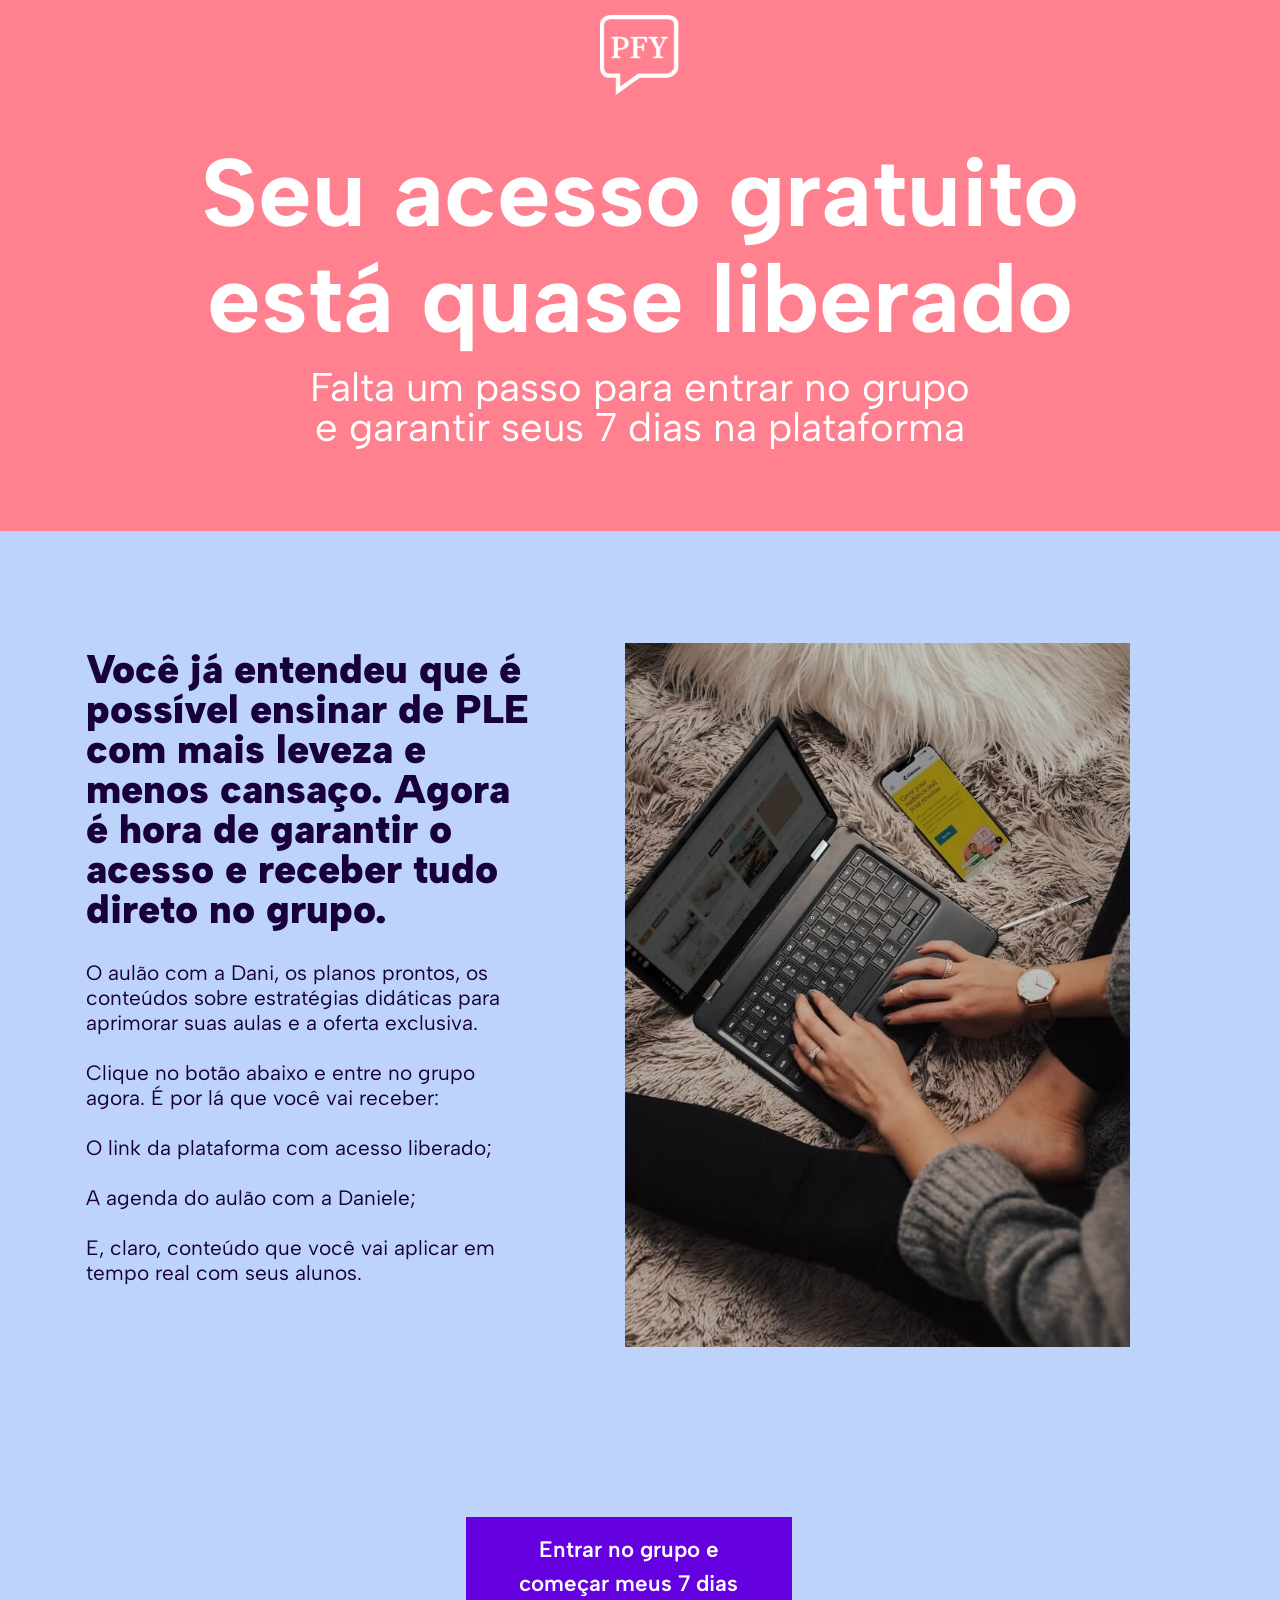
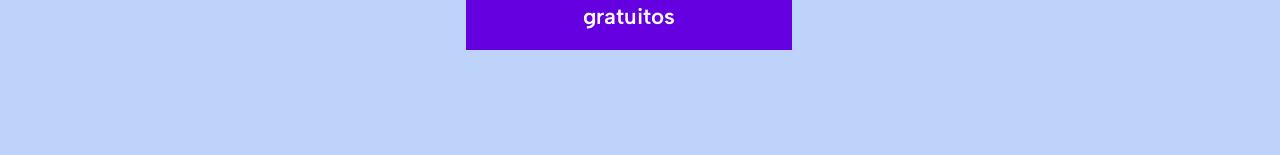
<file: obrigado.html>
<!DOCTYPE html>
<html  >
<head>
  
  <meta charset="UTF-8">
  <meta http-equiv="X-UA-Compatible" content="IE=edge">
  
  <meta name="twitter:card" content="summary_large_image"/>
  <meta name="twitter:image:src" content="assets/images/obrigado-meta.jpeg">
  <meta property="og:image" content="assets/images/obrigado-meta.jpeg">
  <meta name="twitter:title" content="PFY | Finalize sua inscrição">
  <meta name="viewport" content="width=device-width, initial-scale=1, minimum-scale=1">
  <link rel="shortcut icon" href="assets/images/pfy-icon-ffffff-branco.png-128x131.png" type="image/x-icon">
  <meta name="description" content="Prepare-se para uma semana de formação gratuita e super prática, focada em transformar o modo como você dá aulas de português como língua estrangeira.">
  
  
  <title>PFY | Finalize sua inscrição</title>
  <link rel="stylesheet" href="assets/web/assets/mobirise-icons/mobirise-icons.css">
  <link rel="stylesheet" href="assets/bootstrap/css/bootstrap.min.css">
  <link rel="stylesheet" href="assets/dropdown/css/style.css">
  <link rel="stylesheet" href="assets/socicon/css/styles.css">
  <link rel="stylesheet" href="assets/theme/css/style.css">
  <link rel="preload" href="https://fonts.googleapis.com/css?family=Albert+Sans:100,200,300,400,500,600,700,800,900,100i,200i,300i,400i,500i,600i,700i,800i,900i&display=swap" as="style" onload="this.onload=null;this.rel='stylesheet'">
  <noscript><link rel="stylesheet" href="https://fonts.googleapis.com/css?family=Albert+Sans:100,200,300,400,500,600,700,800,900,100i,200i,300i,400i,500i,600i,700i,800i,900i&display=swap"></noscript>
  <link rel="preload" as="style" href="assets/mobirise/css/mbr-additional.css?v=Dwm2B4"><link rel="stylesheet" href="assets/mobirise/css/mbr-additional.css?v=Dwm2B4" type="text/css">

  
  
  
</head>
<body>

<!-- Analytics -->
<!-- Google Tag Manager -->
<script>(function(w,d,s,l,i){w[l]=w[l]||[];w[l].push({'gtm.start':
new Date().getTime(),event:'gtm.js'});var f=d.getElementsByTagName(s)[0],
j=d.createElement(s),dl=l!='dataLayer'?'&l='+l:'';j.async=true;j.src=
'https://www.googletagmanager.com/gtm.js?id='+i+dl;f.parentNode.insertBefore(j,f);
})(window,document,'script','dataLayer','GTM-5PD292V8');</script>
<!-- End Google Tag Manager -->

<!-- Google Tag Manager (noscript) -->
<noscript><iframe src="https://www.googletagmanager.com/ns.html?id=GTM-5PD292V8"
height="0" width="0" style="display:none;visibility:hidden"></iframe></noscript>
<!-- End Google Tag Manager (noscript) -->


<!-- Meta Pixel Code -->
<script>
!function(f,b,e,v,n,t,s)
{if(f.fbq)return;n=f.fbq=function(){n.callMethod?
n.callMethod.apply(n,arguments):n.queue.push(arguments)};
if(!f._fbq)f._fbq=n;n.push=n;n.loaded=!0;n.version='2.0';
n.queue=[];t=b.createElement(e);t.async=!0;
t.src=v;s=b.getElementsByTagName(e)[0];
s.parentNode.insertBefore(t,s)}(window, document,'script',
'https://connect.facebook.net/en_US/fbevents.js');
fbq('init', '2709499579167743');
fbq('track', 'PageView');
</script>
<noscript><img height="1" width="1" style="display:none"
src="https://www.facebook.com/tr?id=2709499579167743&ev=PageView&noscript=1"
/></noscript>
<!-- End Meta Pixel Code -->
<!-- /Analytics -->


  
  <section data-bs-version="5.1" class="nichem5 menu menu1 cid-v0Rrer5Ysq" once="menu" id="menu01-16">
    
    <nav class="navbar navbar-dropdown collapsed">
        <div class="container-fluid">
            <div class="navbar-brand">
                <span class="navbar-logo">
                    <a href="#">
                        <img src="assets/images/pfy-horizontal-ffffff-branco.png-1-634x138.png" alt="" style="height: 5rem;">
                    </a>
                </span>
                
            </div>
            
            
            

        </div>
    </nav>
</section>

<section data-bs-version="5.1" class="header9 agencym4_header9 cid-v0RZyWwyay" data-bg-video="https://www.youtube.com/watch?v=E0Pa8tYo94U" id="header9-1a">

	
    <div class="mbr-fallback-image disabled"></div>


	<div class="mbr-overlay" style="opacity: 0.7; background-color: rgb(255, 76, 96);">
	</div>

	<div class="container">
		<div class="row justify-content-center">
			<div class="media-container-column mbr-white col-md-10">
				<p class="mbr-text align-center mbr-fonts-style display-1"><strong>Seu acesso gratuito está quase liberado</strong></p>
				<h1 class="mbr-section-title align-center pb-3 mbr-fonts-style display-5">Falta um passo para entrar no grupo<div>e garantir seus 7 dias na plataforma</div></h1>
			</div>
		</div>
	</div>

	
</section>

<section data-bs-version="5.1" class="nichem5 article3 cid-v0RTV6JcYR" id="article03-17">

    

    
    

    <div class="container">
        <div class="row justify-content-center">
            <div class="col-12 col-md-12 col-lg-7 image-wrapper">
                <img class="w-100" src="assets/images/features3.jpg" alt="">
            </div>
            <div class="col-12 col-md-12 col-lg">
                <div class="text-wrapper align-left">
                    <h1 class="mbr-section-title mbr-fonts-style align-left mb-4 display-5"><strong>Você já entendeu que é possível ensinar de PLE com mais leveza e menos cansaço. Agora é hora de garantir o acesso e receber tudo direto no grupo.</strong></h1>
                    <p class="mbr-text mbr-fonts-style align-left pb-3 display-7">O aulão com a Dani, os planos prontos, os conteúdos sobre estratégias didáticas para aprimorar suas aulas e a oferta exclusiva.<br><br>Clique no botão abaixo e entre no grupo agora. É por lá que você vai receber:<br><br>O link da plataforma com acesso liberado;<br><br>A agenda do aulão com a Daniele;<br><br>E, claro, conteúdo que você vai aplicar em tempo real com seus alunos.</p>
                    <div class="link-wrapper align-left">
                        


                        <svg class="svg1" xmlns="http://www.w3.org/2000/svg" xmlns:xlink="http://www.w3.org/1999/xlink" version="1.1" width="300" height="50" viewBox="0 0 300 50" preserveAspectRatio="xMidYMid slice" xml:space="preserve">
                            <defs>
                            </defs>
                            <g transform="matrix(1 0 0 1 200 4.59)">
                                <g style="">
                                    <g transform="matrix(1 0 0 1 -125 0)" id="aac4a38b-7b64-4b27-81f4-7cba1fc44311">
                                        <path style="stroke: rgb(23,0,59); stroke-width: 4; stroke-dasharray: none; stroke-linecap: butt; stroke-dashoffset: 0; stroke-linejoin: miter; stroke-miterlimit: 10; fill: none; fill-rule: nonzero; opacity: 1;" transform=" translate(-75, -4.59)" d="M 100 2 a 8.825 8.825 0 0 0 -6.25 2.583 A 8.822 8.822 0 0 1 87.5 7.17 a 8.822 8.822 0 0 1 -6.25 -2.584 a 8.853 8.853 0 0 0 -12.5 0 a 8.851 8.851 0 0 1 -12.5 0 A 8.825 8.825 0 0 0 50 2" stroke-linecap="round"></path>
                                    </g>
                                    <g transform="matrix(1 0 0 1 75 0)" id="bdacfd93-3ab9-4965-b36c-24275b9d80d7">
                                        <path style="stroke: rgb(23,0,59); stroke-width: 4; stroke-dasharray: none; stroke-linecap: butt; stroke-dashoffset: 0; stroke-linejoin: miter; stroke-miterlimit: 10; fill: none; fill-rule: nonzero; opacity: 1;" transform=" translate(-275, -4.59)" d="M 300 2 a 8.825 8.825 0 0 0 -6.25 2.583 A 8.822 8.822 0 0 1 287.5 7.17 a 8.822 8.822 0 0 1 -6.25 -2.584 a 8.853 8.853 0 0 0 -12.5 0 a 8.851 8.851 0 0 1 -12.5 0 A 8.825 8.825 0 0 0 250 2" stroke-linecap="round"></path>
                                    </g>
                                    <g transform="matrix(1 0 0 1 -175 0)" id="fa02ee22-c807-4234-a62a-6ef55f12a121">
                                        <path style="stroke: rgb(23,0,59); stroke-width: 4; stroke-dasharray: none; stroke-linecap: butt; stroke-dashoffset: 0; stroke-linejoin: miter; stroke-miterlimit: 10; fill: none; fill-rule: nonzero; opacity: 1;" transform=" translate(-25, -4.59)" d="M 50 2 a 8.825 8.825 0 0 0 -6.25 2.583 A 8.822 8.822 0 0 1 37.5 7.17 a 8.822 8.822 0 0 1 -6.25 -2.584 a 8.853 8.853 0 0 0 -12.5 0 a 8.851 8.851 0 0 1 -12.5 0 A 8.825 8.825 0 0 0 0 2" stroke-linecap="round"></path>
                                    </g>
                                    <g transform="matrix(1 0 0 1 -25 0)" id="f5eeec8a-c1c0-4e31-b653-6adc33e4b3e8">
                                        <path style="stroke: rgb(23,0,59); stroke-width: 4; stroke-dasharray: none; stroke-linecap: butt; stroke-dashoffset: 0; stroke-linejoin: miter; stroke-miterlimit: 10; fill: none; fill-rule: nonzero; opacity: 1;" transform=" translate(-175, -4.59)" d="M 200 2 a 8.825 8.825 0 0 0 -6.25 2.583 A 8.822 8.822 0 0 1 187.5 7.17 a 8.822 8.822 0 0 1 -6.25 -2.584 a 8.853 8.853 0 0 0 -12.5 0 a 8.851 8.851 0 0 1 -12.5 0 A 8.825 8.825 0 0 0 150 2" stroke-linecap="round"></path>
                                    </g>
                                    <g transform="matrix(1 0 0 1 125 0)" id="b51bbcd5-3066-47f5-8b80-6fd345774dc4">
                                        <path style="stroke: rgb(23,0,59); stroke-width: 4; stroke-dasharray: none; stroke-linecap: butt; stroke-dashoffset: 0; stroke-linejoin: miter; stroke-miterlimit: 10; fill: none; fill-rule: nonzero; opacity: 1;" transform=" translate(-325, -4.59)" d="M 350 2 a 8.825 8.825 0 0 0 -6.25 2.583 A 8.822 8.822 0 0 1 337.5 7.17 a 8.822 8.822 0 0 1 -6.25 -2.584 a 8.853 8.853 0 0 0 -12.5 0 a 8.851 8.851 0 0 1 -12.5 0 A 8.825 8.825 0 0 0 300 2" stroke-linecap="round"></path>
                                    </g>
                                    <g transform="matrix(1 0 0 1 175 0)" id="a258efd3-c8f0-4dd9-8a96-69ce4b07fe50">
                                        <path style="stroke: rgb(23,0,59); stroke-width: 4; stroke-dasharray: none; stroke-linecap: butt; stroke-dashoffset: 0; stroke-linejoin: miter; stroke-miterlimit: 10; fill: none; fill-rule: nonzero; opacity: 1;" transform=" translate(-375, -4.59)" d="M 400 2 a 8.825 8.825 0 0 0 -6.25 2.583 A 8.822 8.822 0 0 1 387.5 7.17 a 8.822 8.822 0 0 1 -6.25 -2.584 a 8.853 8.853 0 0 0 -12.5 0 a 8.851 8.851 0 0 1 -12.5 0 A 8.825 8.825 0 0 0 350 2" stroke-linecap="round"></path>
                                    </g>
                                    <g transform="matrix(1 0 0 1 -75 0)" id="b55a1ba9-a72e-4a0e-ba97-85e004b73874">
                                        <path style="stroke: rgb(23,0,59); stroke-width: 4; stroke-dasharray: none; stroke-linecap: butt; stroke-dashoffset: 0; stroke-linejoin: miter; stroke-miterlimit: 10; fill: none; fill-rule: nonzero; opacity: 1;" transform=" translate(-125, -4.59)" d="M 150 2 a 8.825 8.825 0 0 0 -6.25 2.583 A 8.822 8.822 0 0 1 137.5 7.17 a 8.822 8.822 0 0 1 -6.25 -2.584 a 8.853 8.853 0 0 0 -12.5 0 a 8.851 8.851 0 0 1 -12.5 0 A 8.825 8.825 0 0 0 100 2" stroke-linecap="round"></path>
                                    </g>
                                    <g transform="matrix(1 0 0 1 25 0)" id="ac2b4d02-8806-4f29-a2a5-1942e82a5fe8">
                                        <path style="stroke: rgb(23,0,59); stroke-width: 4; stroke-dasharray: none; stroke-linecap: butt; stroke-dashoffset: 0; stroke-linejoin: miter; stroke-miterlimit: 10; fill: none; fill-rule: nonzero; opacity: 1;" transform=" translate(-225, -4.59)" d="M 250 2 a 8.825 8.825 0 0 0 -6.25 2.583 A 8.822 8.822 0 0 1 237.5 7.17 a 8.822 8.822 0 0 1 -6.25 -2.584 a 8.853 8.853 0 0 0 -12.5 0 a 8.851 8.851 0 0 1 -12.5 0 A 8.825 8.825 0 0 0 200 2" stroke-linecap="round"></path>
                                    </g>
                                </g>
                            </g>
                        </svg>

                    </div>



                </div>
            </div>
        </div>
    </div>
</section>

<section data-bs-version="5.1" class="nichem5 header3 cid-v7E7CagGQQ" id="header03-1n">

    

    
    

    <div class="container">
        <div class="row justify-content-center">
            <div class="col-12 col-lg-4">
                
                
                
                <div class="mbr-section-btn mt-3"><a class="btn btn-lg btn-secondary display-4" href="https://chat.whatsapp.com/BjvBhcS3SL76viX5hlZn3X?mode=gi_t" target="_blank">Entrar no grupo e começar meus 7 dias gratuitos</a></div>
            </div>
        </div>
    </div>
</section>


<script src="assets/bootstrap/js/bootstrap.bundle.min.js"></script>
  <script src="assets/smoothscroll/smooth-scroll.js"></script>
  <script src="assets/ytplayer/index.js"></script>
  <script src="assets/dropdown/js/navbar-dropdown.js"></script>
  <script src="assets/vimeoplayer/player.js"></script>
  <script src="assets/theme/js/script.js"></script>
  
  
  
</body>
</html>
</file>
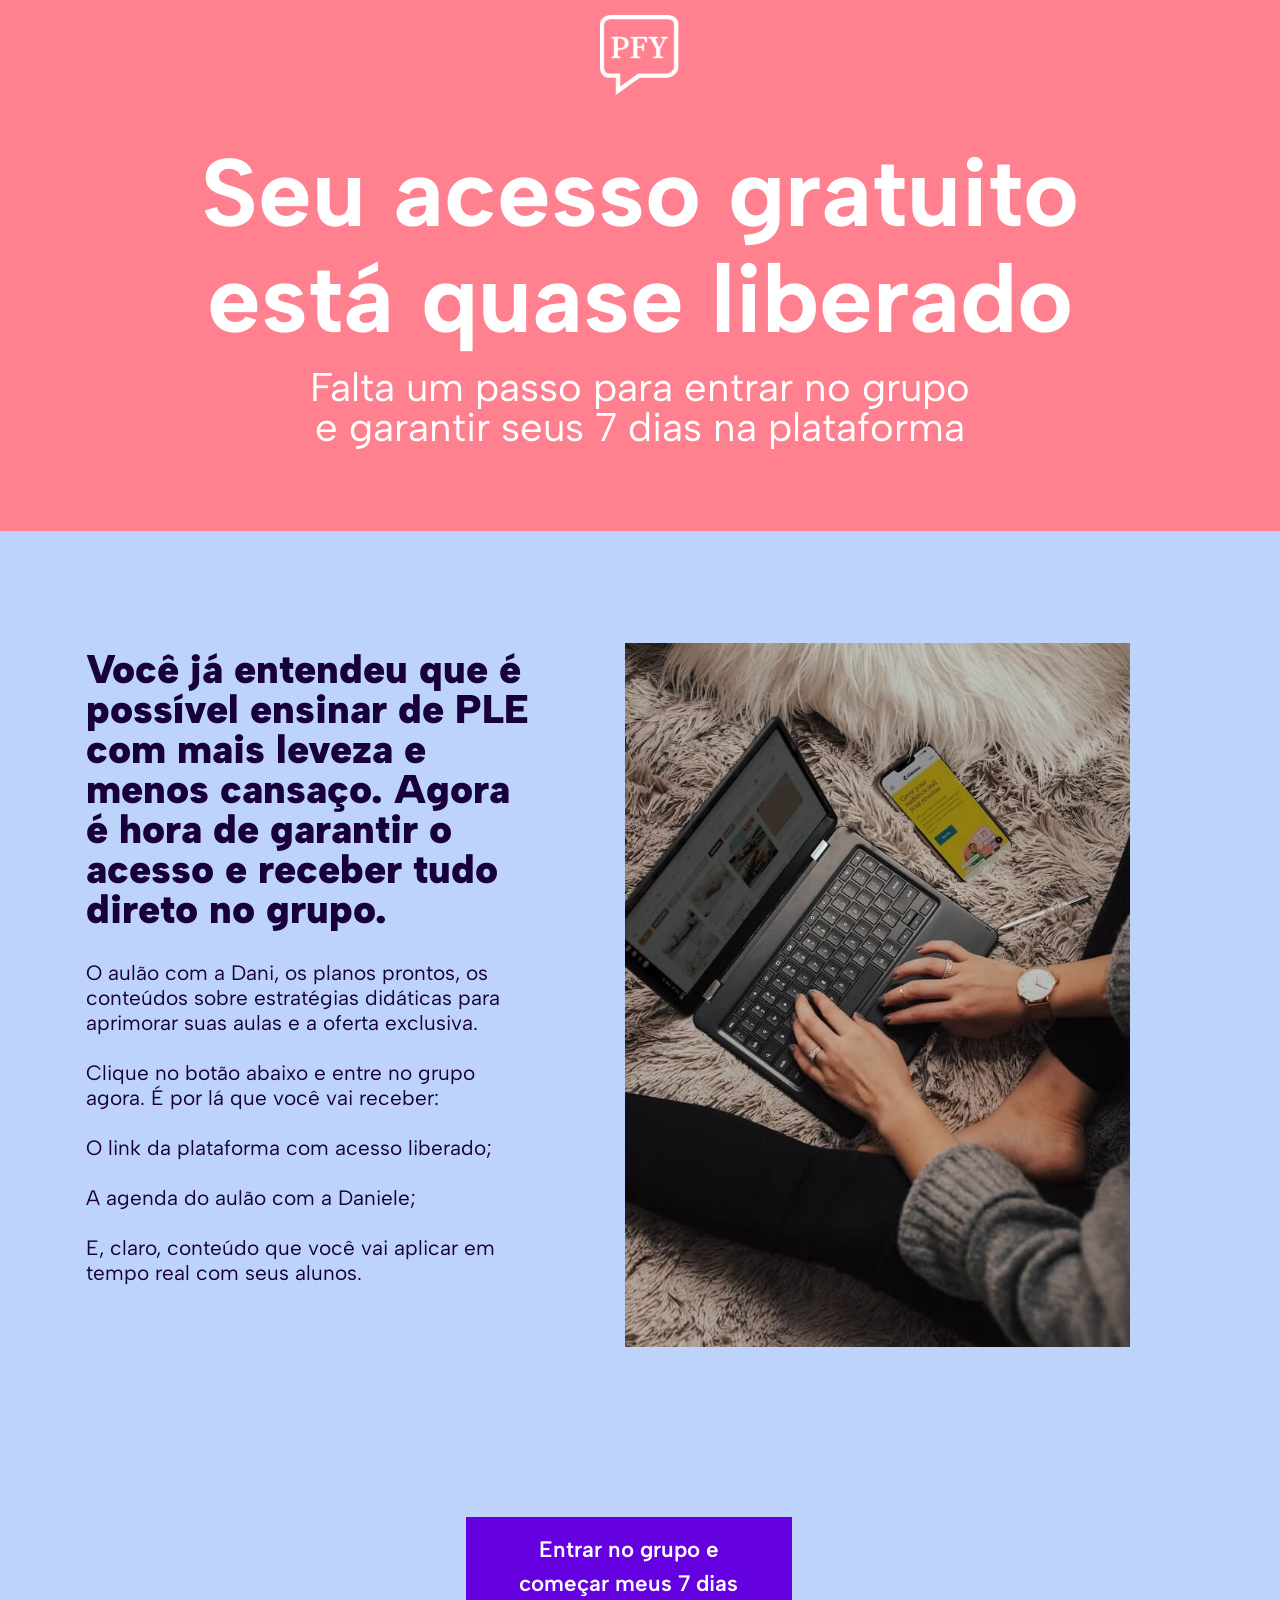
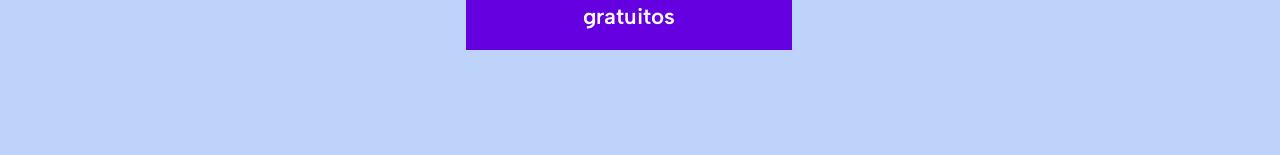
<file: Obrigado2.html>
<!DOCTYPE html>
<html  >
<head>
  
  <meta charset="UTF-8">
  <meta http-equiv="X-UA-Compatible" content="IE=edge">
  
  <meta name="twitter:card" content="summary_large_image"/>
  <meta name="twitter:image:src" content="assets/images/Obrigado2-meta.jpeg">
  <meta property="og:image" content="assets/images/Obrigado2-meta.jpeg">
  <meta name="twitter:title" content="PFY - Finalize sua inscrição">
  <meta name="viewport" content="width=device-width, initial-scale=1, minimum-scale=1">
  <link rel="shortcut icon" href="assets/images/pfy-icon-ffffff-branco.png-128x131.png" type="image/x-icon">
  <meta name="description" content="Prepare-se para uma semana de formação gratuita e super prática, focada em transformar o modo como você dá aulas de português como língua estrangeira.">
  
  
  <title>PFY - Finalize sua inscrição</title>
  <link rel="stylesheet" href="assets/web/assets/mobirise-icons/mobirise-icons.css">
  <link rel="stylesheet" href="assets/bootstrap/css/bootstrap.min.css">
  <link rel="stylesheet" href="assets/dropdown/css/style.css">
  <link rel="stylesheet" href="assets/socicon/css/styles.css">
  <link rel="stylesheet" href="assets/theme/css/style.css">
  <link rel="preload" href="https://fonts.googleapis.com/css?family=Albert+Sans:100,200,300,400,500,600,700,800,900,100i,200i,300i,400i,500i,600i,700i,800i,900i&display=swap" as="style" onload="this.onload=null;this.rel='stylesheet'">
  <noscript><link rel="stylesheet" href="https://fonts.googleapis.com/css?family=Albert+Sans:100,200,300,400,500,600,700,800,900,100i,200i,300i,400i,500i,600i,700i,800i,900i&display=swap"></noscript>
  <link rel="preload" as="style" href="assets/mobirise/css/mbr-additional.css?v=fux0un"><link rel="stylesheet" href="assets/mobirise/css/mbr-additional.css?v=fux0un" type="text/css">

  
  
  
</head>
<body>

<!-- Analytics -->
<!-- Google Tag Manager -->
<script>(function(w,d,s,l,i){w[l]=w[l]||[];w[l].push({'gtm.start':
new Date().getTime(),event:'gtm.js'});var f=d.getElementsByTagName(s)[0],
j=d.createElement(s),dl=l!='dataLayer'?'&l='+l:'';j.async=true;j.src=
'https://www.googletagmanager.com/gtm.js?id='+i+dl;f.parentNode.insertBefore(j,f);
})(window,document,'script','dataLayer','GTM-5PD292V8');</script>
<!-- End Google Tag Manager -->

<!-- Google Tag Manager (noscript) -->
<noscript><iframe src="https://www.googletagmanager.com/ns.html?id=GTM-5PD292V8"
height="0" width="0" style="display:none;visibility:hidden"></iframe></noscript>
<!-- End Google Tag Manager (noscript) -->


<!-- Meta Pixel Code -->
<script>
!function(f,b,e,v,n,t,s)
{if(f.fbq)return;n=f.fbq=function(){n.callMethod?
n.callMethod.apply(n,arguments):n.queue.push(arguments)};
if(!f._fbq)f._fbq=n;n.push=n;n.loaded=!0;n.version='2.0';
n.queue=[];t=b.createElement(e);t.async=!0;
t.src=v;s=b.getElementsByTagName(e)[0];
s.parentNode.insertBefore(t,s)}(window, document,'script',
'https://connect.facebook.net/en_US/fbevents.js');
fbq('init', '2709499579167743');
fbq('track', 'PageView');
</script>
<noscript><img height="1" width="1" style="display:none"
src="https://www.facebook.com/tr?id=2709499579167743&ev=PageView&noscript=1"
/></noscript>
<!-- End Meta Pixel Code -->
<!-- /Analytics -->


  
  <section data-bs-version="5.1" class="nichem5 menu menu1 cid-vgq3pmlNO4" once="menu" id="menu01-29">
    
    <nav class="navbar navbar-dropdown collapsed">
        <div class="container-fluid">
            <div class="navbar-brand">
                <span class="navbar-logo">
                    <a href="#">
                        <img src="assets/images/pfy-horizontal-ffffff-branco.png-1-634x138.png" alt="" style="height: 5rem;">
                    </a>
                </span>
                
            </div>
            
            
            

        </div>
    </nav>
</section>

<section data-bs-version="5.1" class="header9 agencym4_header9 cid-vgq3pmYYXF" data-bg-video="https://www.youtube.com/watch?v=E0Pa8tYo94U" id="header9-2a">

	
    <div class="mbr-fallback-image disabled"></div>


	<div class="mbr-overlay" style="opacity: 0.7; background-color: rgb(255, 76, 96);">
	</div>

	<div class="container">
		<div class="row justify-content-center">
			<div class="media-container-column mbr-white col-md-10">
				<p class="mbr-text align-center mbr-fonts-style display-1"><strong>Seu acesso gratuito está quase liberado</strong></p>
				<h1 class="mbr-section-title align-center pb-3 mbr-fonts-style display-5">Falta um passo para entrar no grupo<div>e garantir seus 7 dias na plataforma</div></h1>
			</div>
		</div>
	</div>

	
</section>

<section data-bs-version="5.1" class="nichem5 article3 cid-vgq3pnfgVf" id="article03-2b">

    

    
    

    <div class="container">
        <div class="row justify-content-center">
            <div class="col-12 col-md-12 col-lg-7 image-wrapper">
                <img class="w-100" src="assets/images/features3.jpg" alt="">
            </div>
            <div class="col-12 col-md-12 col-lg">
                <div class="text-wrapper align-left">
                    <h1 class="mbr-section-title mbr-fonts-style align-left mb-4 display-5"><strong>Você já entendeu que é possível ensinar de PLE com mais leveza e menos cansaço. Agora é hora de garantir o acesso e receber tudo direto no grupo.</strong></h1>
                    <p class="mbr-text mbr-fonts-style align-left pb-3 display-7">O aulão com a Dani, os planos prontos, os conteúdos sobre estratégias didáticas para aprimorar suas aulas e a oferta exclusiva.<br><br>Clique no botão abaixo e entre no grupo agora. É por lá que você vai receber:<br><br>O link da plataforma com acesso liberado;<br><br>A agenda do aulão com a Daniele;<br><br>E, claro, conteúdo que você vai aplicar em tempo real com seus alunos.</p>
                    <div class="link-wrapper align-left">
                        


                        <svg class="svg1" xmlns="http://www.w3.org/2000/svg" xmlns:xlink="http://www.w3.org/1999/xlink" version="1.1" width="300" height="50" viewBox="0 0 300 50" preserveAspectRatio="xMidYMid slice" xml:space="preserve">
                            <defs>
                            </defs>
                            <g transform="matrix(1 0 0 1 200 4.59)">
                                <g style="">
                                    <g transform="matrix(1 0 0 1 -125 0)" id="aac4a38b-7b64-4b27-81f4-7cba1fc44311">
                                        <path style="stroke: rgb(23,0,59); stroke-width: 4; stroke-dasharray: none; stroke-linecap: butt; stroke-dashoffset: 0; stroke-linejoin: miter; stroke-miterlimit: 10; fill: none; fill-rule: nonzero; opacity: 1;" transform=" translate(-75, -4.59)" d="M 100 2 a 8.825 8.825 0 0 0 -6.25 2.583 A 8.822 8.822 0 0 1 87.5 7.17 a 8.822 8.822 0 0 1 -6.25 -2.584 a 8.853 8.853 0 0 0 -12.5 0 a 8.851 8.851 0 0 1 -12.5 0 A 8.825 8.825 0 0 0 50 2" stroke-linecap="round"></path>
                                    </g>
                                    <g transform="matrix(1 0 0 1 75 0)" id="bdacfd93-3ab9-4965-b36c-24275b9d80d7">
                                        <path style="stroke: rgb(23,0,59); stroke-width: 4; stroke-dasharray: none; stroke-linecap: butt; stroke-dashoffset: 0; stroke-linejoin: miter; stroke-miterlimit: 10; fill: none; fill-rule: nonzero; opacity: 1;" transform=" translate(-275, -4.59)" d="M 300 2 a 8.825 8.825 0 0 0 -6.25 2.583 A 8.822 8.822 0 0 1 287.5 7.17 a 8.822 8.822 0 0 1 -6.25 -2.584 a 8.853 8.853 0 0 0 -12.5 0 a 8.851 8.851 0 0 1 -12.5 0 A 8.825 8.825 0 0 0 250 2" stroke-linecap="round"></path>
                                    </g>
                                    <g transform="matrix(1 0 0 1 -175 0)" id="fa02ee22-c807-4234-a62a-6ef55f12a121">
                                        <path style="stroke: rgb(23,0,59); stroke-width: 4; stroke-dasharray: none; stroke-linecap: butt; stroke-dashoffset: 0; stroke-linejoin: miter; stroke-miterlimit: 10; fill: none; fill-rule: nonzero; opacity: 1;" transform=" translate(-25, -4.59)" d="M 50 2 a 8.825 8.825 0 0 0 -6.25 2.583 A 8.822 8.822 0 0 1 37.5 7.17 a 8.822 8.822 0 0 1 -6.25 -2.584 a 8.853 8.853 0 0 0 -12.5 0 a 8.851 8.851 0 0 1 -12.5 0 A 8.825 8.825 0 0 0 0 2" stroke-linecap="round"></path>
                                    </g>
                                    <g transform="matrix(1 0 0 1 -25 0)" id="f5eeec8a-c1c0-4e31-b653-6adc33e4b3e8">
                                        <path style="stroke: rgb(23,0,59); stroke-width: 4; stroke-dasharray: none; stroke-linecap: butt; stroke-dashoffset: 0; stroke-linejoin: miter; stroke-miterlimit: 10; fill: none; fill-rule: nonzero; opacity: 1;" transform=" translate(-175, -4.59)" d="M 200 2 a 8.825 8.825 0 0 0 -6.25 2.583 A 8.822 8.822 0 0 1 187.5 7.17 a 8.822 8.822 0 0 1 -6.25 -2.584 a 8.853 8.853 0 0 0 -12.5 0 a 8.851 8.851 0 0 1 -12.5 0 A 8.825 8.825 0 0 0 150 2" stroke-linecap="round"></path>
                                    </g>
                                    <g transform="matrix(1 0 0 1 125 0)" id="b51bbcd5-3066-47f5-8b80-6fd345774dc4">
                                        <path style="stroke: rgb(23,0,59); stroke-width: 4; stroke-dasharray: none; stroke-linecap: butt; stroke-dashoffset: 0; stroke-linejoin: miter; stroke-miterlimit: 10; fill: none; fill-rule: nonzero; opacity: 1;" transform=" translate(-325, -4.59)" d="M 350 2 a 8.825 8.825 0 0 0 -6.25 2.583 A 8.822 8.822 0 0 1 337.5 7.17 a 8.822 8.822 0 0 1 -6.25 -2.584 a 8.853 8.853 0 0 0 -12.5 0 a 8.851 8.851 0 0 1 -12.5 0 A 8.825 8.825 0 0 0 300 2" stroke-linecap="round"></path>
                                    </g>
                                    <g transform="matrix(1 0 0 1 175 0)" id="a258efd3-c8f0-4dd9-8a96-69ce4b07fe50">
                                        <path style="stroke: rgb(23,0,59); stroke-width: 4; stroke-dasharray: none; stroke-linecap: butt; stroke-dashoffset: 0; stroke-linejoin: miter; stroke-miterlimit: 10; fill: none; fill-rule: nonzero; opacity: 1;" transform=" translate(-375, -4.59)" d="M 400 2 a 8.825 8.825 0 0 0 -6.25 2.583 A 8.822 8.822 0 0 1 387.5 7.17 a 8.822 8.822 0 0 1 -6.25 -2.584 a 8.853 8.853 0 0 0 -12.5 0 a 8.851 8.851 0 0 1 -12.5 0 A 8.825 8.825 0 0 0 350 2" stroke-linecap="round"></path>
                                    </g>
                                    <g transform="matrix(1 0 0 1 -75 0)" id="b55a1ba9-a72e-4a0e-ba97-85e004b73874">
                                        <path style="stroke: rgb(23,0,59); stroke-width: 4; stroke-dasharray: none; stroke-linecap: butt; stroke-dashoffset: 0; stroke-linejoin: miter; stroke-miterlimit: 10; fill: none; fill-rule: nonzero; opacity: 1;" transform=" translate(-125, -4.59)" d="M 150 2 a 8.825 8.825 0 0 0 -6.25 2.583 A 8.822 8.822 0 0 1 137.5 7.17 a 8.822 8.822 0 0 1 -6.25 -2.584 a 8.853 8.853 0 0 0 -12.5 0 a 8.851 8.851 0 0 1 -12.5 0 A 8.825 8.825 0 0 0 100 2" stroke-linecap="round"></path>
                                    </g>
                                    <g transform="matrix(1 0 0 1 25 0)" id="ac2b4d02-8806-4f29-a2a5-1942e82a5fe8">
                                        <path style="stroke: rgb(23,0,59); stroke-width: 4; stroke-dasharray: none; stroke-linecap: butt; stroke-dashoffset: 0; stroke-linejoin: miter; stroke-miterlimit: 10; fill: none; fill-rule: nonzero; opacity: 1;" transform=" translate(-225, -4.59)" d="M 250 2 a 8.825 8.825 0 0 0 -6.25 2.583 A 8.822 8.822 0 0 1 237.5 7.17 a 8.822 8.822 0 0 1 -6.25 -2.584 a 8.853 8.853 0 0 0 -12.5 0 a 8.851 8.851 0 0 1 -12.5 0 A 8.825 8.825 0 0 0 200 2" stroke-linecap="round"></path>
                                    </g>
                                </g>
                            </g>
                        </svg>

                    </div>



                </div>
            </div>
        </div>
    </div>
</section>

<section data-bs-version="5.1" class="nichem5 header3 cid-vgq3pnW2wl" id="header03-2d">

    

    
    

    <div class="container">
        <div class="row justify-content-center">
            <div class="col-12 col-lg-4">
                
                
                
                <div class="mbr-section-btn mt-3"><a class="btn btn-lg btn-secondary display-4" href="https://chat.whatsapp.com/BjvBhcS3SL76viX5hlZn3X?mode=gi_t" target="_blank">Entrar no grupo e começar meus 7 dias gratuitos</a></div>
            </div>
        </div>
    </div>
</section>


<script src="assets/bootstrap/js/bootstrap.bundle.min.js"></script>
  <script src="assets/smoothscroll/smooth-scroll.js"></script>
  <script src="assets/ytplayer/index.js"></script>
  <script src="assets/dropdown/js/navbar-dropdown.js"></script>
  <script src="assets/vimeoplayer/player.js"></script>
  <script src="assets/theme/js/script.js"></script>
  
  
  
</body>
</html>
</file>
<file: assets/web/assets/mobirise-icons2/mobirise2.css>
@font-face {
  font-family: 'Moririse2';
  font-display: swap;
  src:  url('mobirise2.eot?f2bix4');
  src:  url('mobirise2.eot?f2bix4#iefix') format('embedded-opentype'),
    url('mobirise2.woff2?f2bix4') format('woff2'),
    url('mobirise2.woff?f2bix4') format('woff'),
    url('mobirise2.ttf?f2bix4') format('truetype'),
    url('mobirise2.svg?f2bix4#mobirise2') format('svg');
  font-weight: normal;
  font-style: normal;
}

[class^="mobi-"], [class*=" mobi-"] {
  /* use !important to prevent issues with browser extensions that change fonts */
  font-family: 'Moririse2' !important;
  speak: none;
  font-style: normal;
  font-weight: normal;
  font-variant: normal;
  text-transform: none;
  line-height: 1;

  /* Better Font Rendering =========== */
  -webkit-font-smoothing: antialiased;
  -moz-osx-font-smoothing: grayscale;
}

.mobi-mbri-add-submenu:before {
  content: "\e900";
}
.mobi-mbri-alert:before {
  content: "\e901";
}
.mobi-mbri-align-center:before {
  content: "\e902";
}
.mobi-mbri-align-justify:before {
  content: "\e903";
}
.mobi-mbri-align-left:before {
  content: "\e904";
}
.mobi-mbri-align-right:before {
  content: "\e905";
}
.mobi-mbri-android:before {
  content: "\e906";
}
.mobi-mbri-apple:before {
  content: "\e907";
}
.mobi-mbri-arrow-down:before {
  content: "\e908";
}
.mobi-mbri-arrow-next:before {
  content: "\e909";
}
.mobi-mbri-arrow-prev:before {
  content: "\e90a";
}
.mobi-mbri-arrow-up:before {
  content: "\e90b";
}
.mobi-mbri-bold:before {
  content: "\e90c";
}
.mobi-mbri-bookmark:before {
  content: "\e90d";
}
.mobi-mbri-bootstrap:before {
  content: "\e90e";
}
.mobi-mbri-briefcase:before {
  content: "\e90f";
}
.mobi-mbri-browse:before {
  content: "\e910";
}
.mobi-mbri-bulleted-list:before {
  content: "\e911";
}
.mobi-mbri-calendar:before {
  content: "\e912";
}
.mobi-mbri-camera:before {
  content: "\e913";
}
.mobi-mbri-cart-add:before {
  content: "\e914";
}
.mobi-mbri-cart-full:before {
  content: "\e915";
}
.mobi-mbri-cash:before {
  content: "\e916";
}
.mobi-mbri-change-style:before {
  content: "\e917";
}
.mobi-mbri-chat:before {
  content: "\e918";
}
.mobi-mbri-clock:before {
  content: "\e919";
}
.mobi-mbri-close:before {
  content: "\e91a";
}
.mobi-mbri-cloud:before {
  content: "\e91b";
}
.mobi-mbri-code:before {
  content: "\e91c";
}
.mobi-mbri-contact-form:before {
  content: "\e91d";
}
.mobi-mbri-credit-card:before {
  content: "\e91e";
}
.mobi-mbri-cursor-click:before {
  content: "\e91f";
}
.mobi-mbri-cust-feedback:before {
  content: "\e920";
}
.mobi-mbri-database:before {
  content: "\e921";
}
.mobi-mbri-delivery:before {
  content: "\e922";
}
.mobi-mbri-desktop:before {
  content: "\e923";
}
.mobi-mbri-devices:before {
  content: "\e924";
}
.mobi-mbri-down:before {
  content: "\e925";
}
.mobi-mbri-download-2:before {
  content: "\e926";
}
.mobi-mbri-download:before {
  content: "\e927";
}
.mobi-mbri-drag-n-drop-2:before {
  content: "\e928";
}
.mobi-mbri-drag-n-drop:before {
  content: "\e929";
}
.mobi-mbri-edit-2:before {
  content: "\e92a";
}
.mobi-mbri-edit:before {
  content: "\e92b";
}
.mobi-mbri-error:before {
  content: "\e92c";
}
.mobi-mbri-extension:before {
  content: "\e92d";
}
.mobi-mbri-features:before {
  content: "\e92e";
}
.mobi-mbri-file:before {
  content: "\e92f";
}
.mobi-mbri-flag:before {
  content: "\e930";
}
.mobi-mbri-folder:before {
  content: "\e931";
}
.mobi-mbri-gift:before {
  content: "\e932";
}
.mobi-mbri-github:before {
  content: "\e933";
}
.mobi-mbri-globe-2:before {
  content: "\e934";
}
.mobi-mbri-globe:before {
  content: "\e935";
}
.mobi-mbri-growing-chart:before {
  content: "\e936";
}
.mobi-mbri-hearth:before {
  content: "\e937";
}
.mobi-mbri-help:before {
  content: "\e938";
}
.mobi-mbri-home:before {
  content: "\e939";
}
.mobi-mbri-hot-cup:before {
  content: "\e93a";
}
.mobi-mbri-idea:before {
  content: "\e93b";
}
.mobi-mbri-image-gallery:before {
  content: "\e93c";
}
.mobi-mbri-image-slider:before {
  content: "\e93d";
}
.mobi-mbri-info:before {
  content: "\e93e";
}
.mobi-mbri-italic:before {
  content: "\e93f";
}
.mobi-mbri-key:before {
  content: "\e940";
}
.mobi-mbri-laptop:before {
  content: "\e941";
}
.mobi-mbri-layers:before {
  content: "\e942";
}
.mobi-mbri-left-right:before {
  content: "\e943";
}
.mobi-mbri-left:before {
  content: "\e944";
}
.mobi-mbri-letter:before {
  content: "\e945";
}
.mobi-mbri-like:before {
  content: "\e946";
}
.mobi-mbri-link:before {
  content: "\e947";
}
.mobi-mbri-lock:before {
  content: "\e948";
}
.mobi-mbri-login:before {
  content: "\e949";
}
.mobi-mbri-logout:before {
  content: "\e94a";
}
.mobi-mbri-magic-stick:before {
  content: "\e94b";
}
.mobi-mbri-map-pin:before {
  content: "\e94c";
}
.mobi-mbri-menu:before {
  content: "\e94d";
}
.mobi-mbri-mobile-2:before {
  content: "\e94e";
}
.mobi-mbri-mobile-horizontal:before {
  content: "\e94f";
}
.mobi-mbri-mobile:before {
  content: "\e950";
}
.mobi-mbri-mobirise:before {
  content: "\e951";
}
.mobi-mbri-more-horizontal:before {
  content: "\e952";
}
.mobi-mbri-more-vertical:before {
  content: "\e953";
}
.mobi-mbri-music:before {
  content: "\e954";
}
.mobi-mbri-new-file:before {
  content: "\e955";
}
.mobi-mbri-numbered-list:before {
  content: "\e956";
}
.mobi-mbri-opened-folder:before {
  content: "\e957";
}
.mobi-mbri-pages:before {
  content: "\e958";
}
.mobi-mbri-paper-plane:before {
  content: "\e959";
}
.mobi-mbri-paperclip:before {
  content: "\e95a";
}
.mobi-mbri-phone:before {
  content: "\e95b";
}
.mobi-mbri-photo:before {
  content: "\e95c";
}
.mobi-mbri-photos:before {
  content: "\e95d";
}
.mobi-mbri-pin:before {
  content: "\e95e";
}
.mobi-mbri-play:before {
  content: "\e95f";
}
.mobi-mbri-plus:before {
  content: "\e960";
}
.mobi-mbri-preview:before {
  content: "\e961";
}
.mobi-mbri-print:before {
  content: "\e962";
}
.mobi-mbri-protect:before {
  content: "\e963";
}
.mobi-mbri-question:before {
  content: "\e964";
}
.mobi-mbri-quote-left:before {
  content: "\e965";
}
.mobi-mbri-quote-right:before {
  content: "\e966";
}
.mobi-mbri-redo:before {
  content: "\e967";
}
.mobi-mbri-refresh:before {
  content: "\e968";
}
.mobi-mbri-responsive-2:before {
  content: "\e969";
}
.mobi-mbri-responsive:before {
  content: "\e96a";
}
.mobi-mbri-right:before {
  content: "\e96b";
}
.mobi-mbri-rocket:before {
  content: "\e96c";
}
.mobi-mbri-sad-face:before {
  content: "\e96d";
}
.mobi-mbri-sale:before {
  content: "\e96e";
}
.mobi-mbri-save:before {
  content: "\e96f";
}
.mobi-mbri-search:before {
  content: "\e970";
}
.mobi-mbri-setting-2:before {
  content: "\e971";
}
.mobi-mbri-setting-3:before {
  content: "\e972";
}
.mobi-mbri-setting:before {
  content: "\e973";
}
.mobi-mbri-share:before {
  content: "\e974";
}
.mobi-mbri-shopping-bag:before {
  content: "\e975";
}
.mobi-mbri-shopping-basket:before {
  content: "\e976";
}
.mobi-mbri-shopping-cart:before {
  content: "\e977";
}
.mobi-mbri-sites:before {
  content: "\e978";
}
.mobi-mbri-smile-face:before {
  content: "\e979";
}
.mobi-mbri-speed:before {
  content: "\e97a";
}
.mobi-mbri-star:before {
  content: "\e97b";
}
.mobi-mbri-success:before {
  content: "\e97c";
}
.mobi-mbri-sun:before {
  content: "\e97d";
}
.mobi-mbri-sun2:before {
  content: "\e97e";
}
.mobi-mbri-tablet-vertical:before {
  content: "\e97f";
}
.mobi-mbri-tablet:before {
  content: "\e980";
}
.mobi-mbri-target:before {
  content: "\e981";
}
.mobi-mbri-timer:before {
  content: "\e982";
}
.mobi-mbri-to-ftp:before {
  content: "\e983";
}
.mobi-mbri-to-local-drive:before {
  content: "\e984";
}
.mobi-mbri-touch-swipe:before {
  content: "\e985";
}
.mobi-mbri-touch:before {
  content: "\e986";
}
.mobi-mbri-trash:before {
  content: "\e987";
}
.mobi-mbri-underline:before {
  content: "\e988";
}
.mobi-mbri-undo:before {
  content: "\e989";
}
.mobi-mbri-unlink:before {
  content: "\e98a";
}
.mobi-mbri-unlock:before {
  content: "\e98b";
}
.mobi-mbri-up-down:before {
  content: "\e98c";
}
.mobi-mbri-up:before {
  content: "\e98d";
}
.mobi-mbri-update:before {
  content: "\e98e";
}
.mobi-mbri-upload-2:before {
  content: "\e98f";
}
.mobi-mbri-upload:before {
  content: "\e990";
}
.mobi-mbri-user-2:before {
  content: "\e991";
}
.mobi-mbri-user:before {
  content: "\e992";
}
.mobi-mbri-users:before {
  content: "\e993";
}
.mobi-mbri-video-play:before {
  content: "\e994";
}
.mobi-mbri-video:before {
  content: "\e995";
}
.mobi-mbri-watch:before {
  content: "\e996";
}
.mobi-mbri-website-theme-2:before {
  content: "\e997";
}
.mobi-mbri-website-theme:before {
  content: "\e998";
}
.mobi-mbri-wifi:before {
  content: "\e999";
}
.mobi-mbri-windows:before {
  content: "\e99a";
}
.mobi-mbri-zoom-in:before {
  content: "\e99b";
}
.mobi-mbri-zoom-out:before {
  content: "\e99c";
}
</file>
<file: assets/socicon/css/styles.css>
@charset "UTF-8";

@font-face {
  font-family: 'Socicon';
  src:  url('../fonts/socicon.eot');
  src:  url('../fonts/socicon.eot?#iefix') format('embedded-opentype'),
    url('../fonts/socicon.woff2') format('woff2'),
    url('../fonts/socicon.ttf') format('truetype'),
    url('../fonts/socicon.woff') format('woff'),
    url('../fonts/socicon.svg#socicon') format('svg');
  font-weight: normal;
  font-style: normal;
  font-display: swap;
}

[data-icon]:before {
  font-family: "socicon" !important;
  content: attr(data-icon);
  font-style: normal !important;
  font-weight: normal !important;
  font-variant: normal !important;
  text-transform: none !important;
  speak: none;
  line-height: 1;
  -webkit-font-smoothing: antialiased;
  -moz-osx-font-smoothing: grayscale;
}

[class^="socicon-"], [class*=" socicon-"] {
  /* use !important to prevent issues with browser extensions that change fonts */
  font-family: 'Socicon' !important;
  speak: none;
  font-style: normal;
  font-weight: normal;
  font-variant: normal;
  text-transform: none;
  line-height: 1;

  /* Better Font Rendering =========== */
  -webkit-font-smoothing: antialiased;
  -moz-osx-font-smoothing: grayscale;
}

.socicon-500px:before {
  content: "\e000";
}
.socicon-8tracks:before {
  content: "\e001";
}
.socicon-airbnb:before {
  content: "\e002";
}
.socicon-alliance:before {
  content: "\e003";
}
.socicon-amazon:before {
  content: "\e004";
}
.socicon-amplement:before {
  content: "\e005";
}
.socicon-android:before {
  content: "\e006";
}
.socicon-angellist:before {
  content: "\e007";
}
.socicon-apple:before {
  content: "\e008";
}
.socicon-appnet:before {
  content: "\e009";
}
.socicon-baidu:before {
  content: "\e00a";
}
.socicon-bandcamp:before {
  content: "\e00b";
}
.socicon-battlenet:before {
  content: "\e00c";
}
.socicon-mixer:before {
  content: "\e00d";
}
.socicon-bebee:before {
  content: "\e00e";
}
.socicon-bebo:before {
  content: "\e00f";
}
.socicon-behance:before {
  content: "\e010";
}
.socicon-blizzard:before {
  content: "\e011";
}
.socicon-blogger:before {
  content: "\e012";
}
.socicon-buffer:before {
  content: "\e013";
}
.socicon-chrome:before {
  content: "\e014";
}
.socicon-coderwall:before {
  content: "\e015";
}
.socicon-curse:before {
  content: "\e016";
}
.socicon-dailymotion:before {
  content: "\e017";
}
.socicon-deezer:before {
  content: "\e018";
}
.socicon-delicious:before {
  content: "\e019";
}
.socicon-deviantart:before {
  content: "\e01a";
}
.socicon-diablo:before {
  content: "\e01b";
}
.socicon-digg:before {
  content: "\e01c";
}
.socicon-discord:before {
  content: "\e01d";
}
.socicon-disqus:before {
  content: "\e01e";
}
.socicon-douban:before {
  content: "\e01f";
}
.socicon-draugiem:before {
  content: "\e020";
}
.socicon-dribbble:before {
  content: "\e021";
}
.socicon-drupal:before {
  content: "\e022";
}
.socicon-ebay:before {
  content: "\e023";
}
.socicon-ello:before {
  content: "\e024";
}
.socicon-endomodo:before {
  content: "\e025";
}
.socicon-envato:before {
  content: "\e026";
}
.socicon-etsy:before {
  content: "\e027";
}
.socicon-facebook:before {
  content: "\e028";
}
.socicon-feedburner:before {
  content: "\e029";
}
.socicon-filmweb:before {
  content: "\e02a";
}
.socicon-firefox:before {
  content: "\e02b";
}
.socicon-flattr:before {
  content: "\e02c";
}
.socicon-flickr:before {
  content: "\e02d";
}
.socicon-formulr:before {
  content: "\e02e";
}
.socicon-forrst:before {
  content: "\e02f";
}
.socicon-foursquare:before {
  content: "\e030";
}
.socicon-friendfeed:before {
  content: "\e031";
}
.socicon-github:before {
  content: "\e032";
}
.socicon-goodreads:before {
  content: "\e033";
}
.socicon-google:before {
  content: "\e034";
}
.socicon-googlescholar:before {
  content: "\e035";
}
.socicon-googlegroups:before {
  content: "\e036";
}
.socicon-googlephotos:before {
  content: "\e037";
}
.socicon-googleplus:before {
  content: "\e038";
}
.socicon-grooveshark:before {
  content: "\e039";
}
.socicon-hackerrank:before {
  content: "\e03a";
}
.socicon-hearthstone:before {
  content: "\e03b";
}
.socicon-hellocoton:before {
  content: "\e03c";
}
.socicon-heroes:before {
  content: "\e03d";
}
.socicon-smashcast:before {
  content: "\e03e";
}
.socicon-horde:before {
  content: "\e03f";
}
.socicon-houzz:before {
  content: "\e040";
}
.socicon-icq:before {
  content: "\e041";
}
.socicon-identica:before {
  content: "\e042";
}
.socicon-imdb:before {
  content: "\e043";
}
.socicon-instagram:before {
  content: "\e044";
}
.socicon-issuu:before {
  content: "\e045";
}
.socicon-istock:before {
  content: "\e046";
}
.socicon-itunes:before {
  content: "\e047";
}
.socicon-keybase:before {
  content: "\e048";
}
.socicon-lanyrd:before {
  content: "\e049";
}
.socicon-lastfm:before {
  content: "\e04a";
}
.socicon-line:before {
  content: "\e04b";
}
.socicon-linkedin:before {
  content: "\e04c";
}
.socicon-livejournal:before {
  content: "\e04d";
}
.socicon-lyft:before {
  content: "\e04e";
}
.socicon-macos:before {
  content: "\e04f";
}
.socicon-mail:before {
  content: "\e050";
}
.socicon-medium:before {
  content: "\e051";
}
.socicon-meetup:before {
  content: "\e052";
}
.socicon-mixcloud:before {
  content: "\e053";
}
.socicon-modelmayhem:before {
  content: "\e054";
}
.socicon-mumble:before {
  content: "\e055";
}
.socicon-myspace:before {
  content: "\e056";
}
.socicon-newsvine:before {
  content: "\e057";
}
.socicon-nintendo:before {
  content: "\e058";
}
.socicon-npm:before {
  content: "\e059";
}
.socicon-odnoklassniki:before {
  content: "\e05a";
}
.socicon-openid:before {
  content: "\e05b";
}
.socicon-opera:before {
  content: "\e05c";
}
.socicon-outlook:before {
  content: "\e05d";
}
.socicon-overwatch:before {
  content: "\e05e";
}
.socicon-patreon:before {
  content: "\e05f";
}
.socicon-paypal:before {
  content: "\e060";
}
.socicon-periscope:before {
  content: "\e061";
}
.socicon-persona:before {
  content: "\e062";
}
.socicon-pinterest:before {
  content: "\e063";
}
.socicon-play:before {
  content: "\e064";
}
.socicon-player:before {
  content: "\e065";
}
.socicon-playstation:before {
  content: "\e066";
}
.socicon-pocket:before {
  content: "\e067";
}
.socicon-qq:before {
  content: "\e068";
}
.socicon-quora:before {
  content: "\e069";
}
.socicon-raidcall:before {
  content: "\e06a";
}
.socicon-ravelry:before {
  content: "\e06b";
}
.socicon-reddit:before {
  content: "\e06c";
}
.socicon-renren:before {
  content: "\e06d";
}
.socicon-researchgate:before {
  content: "\e06e";
}
.socicon-residentadvisor:before {
  content: "\e06f";
}
.socicon-reverbnation:before {
  content: "\e070";
}
.socicon-rss:before {
  content: "\e071";
}
.socicon-sharethis:before {
  content: "\e072";
}
.socicon-skype:before {
  content: "\e073";
}
.socicon-slideshare:before {
  content: "\e074";
}
.socicon-smugmug:before {
  content: "\e075";
}
.socicon-snapchat:before {
  content: "\e076";
}
.socicon-songkick:before {
  content: "\e077";
}
.socicon-soundcloud:before {
  content: "\e078";
}
.socicon-spotify:before {
  content: "\e079";
}
.socicon-stackexchange:before {
  content: "\e07a";
}
.socicon-stackoverflow:before {
  content: "\e07b";
}
.socicon-starcraft:before {
  content: "\e07c";
}
.socicon-stayfriends:before {
  content: "\e07d";
}
.socicon-steam:before {
  content: "\e07e";
}
.socicon-storehouse:before {
  content: "\e07f";
}
.socicon-strava:before {
  content: "\e080";
}
.socicon-streamjar:before {
  content: "\e081";
}
.socicon-stumbleupon:before {
  content: "\e082";
}
.socicon-swarm:before {
  content: "\e083";
}
.socicon-teamspeak:before {
  content: "\e084";
}
.socicon-teamviewer:before {
  content: "\e085";
}
.socicon-technorati:before {
  content: "\e086";
}
.socicon-telegram:before {
  content: "\e087";
}
.socicon-tripadvisor:before {
  content: "\e088";
}
.socicon-tripit:before {
  content: "\e089";
}
.socicon-triplej:before {
  content: "\e08a";
}
.socicon-tumblr:before {
  content: "\e08b";
}
.socicon-twitch:before {
  content: "\e08c";
}
.socicon-twitter:before {
  content: "\e08d";
}
.socicon-uber:before {
  content: "\e08e";
}
.socicon-ventrilo:before {
  content: "\e08f";
}
.socicon-viadeo:before {
  content: "\e090";
}
.socicon-viber:before {
  content: "\e091";
}
.socicon-viewbug:before {
  content: "\e092";
}
.socicon-vimeo:before {
  content: "\e093";
}
.socicon-vine:before {
  content: "\e094";
}
.socicon-vkontakte:before {
  content: "\e095";
}
.socicon-warcraft:before {
  content: "\e096";
}
.socicon-wechat:before {
  content: "\e097";
}
.socicon-weibo:before {
  content: "\e098";
}
.socicon-whatsapp:before {
  content: "\e099";
}
.socicon-wikipedia:before {
  content: "\e09a";
}
.socicon-windows:before {
  content: "\e09b";
}
.socicon-wordpress:before {
  content: "\e09c";
}
.socicon-wykop:before {
  content: "\e09d";
}
.socicon-xbox:before {
  content: "\e09e";
}
.socicon-xing:before {
  content: "\e09f";
}
.socicon-yahoo:before {
  content: "\e0a0";
}
.socicon-yammer:before {
  content: "\e0a1";
}
.socicon-yandex:before {
  content: "\e0a2";
}
.socicon-yelp:before {
  content: "\e0a3";
}
.socicon-younow:before {
  content: "\e0a4";
}
.socicon-youtube:before {
  content: "\e0a5";
}
.socicon-zapier:before {
  content: "\e0a6";
}
.socicon-zerply:before {
  content: "\e0a7";
}
.socicon-zomato:before {
  content: "\e0a8";
}
.socicon-zynga:before {
  content: "\e0a9";
}
.socicon-bluesky:before {
  content: "\e0aa";
}
.socicon-threads:before {
  content: "\e0ab";
}
.socicon-spreadshirt:before {
  content: "\e901";
}
.socicon-gamejolt:before {
  content: "\e902";
}
.socicon-trello:before {
  content: "\e903";
}
.socicon-tunein:before {
  content: "\e904";
}
.socicon-bloglovin:before {
  content: "\e905";
}
.socicon-gamewisp:before {
  content: "\e906";
}
.socicon-messenger:before {
  content: "\e907";
}
.socicon-pandora:before {
  content: "\e908";
}
.socicon-augment:before {
  content: "\e909";
}
.socicon-bitbucket:before {
  content: "\e90a";
}
.socicon-fyuse:before {
  content: "\e90b";
}
.socicon-yt-gaming:before {
  content: "\e90c";
}
.socicon-sketchfab:before {
  content: "\e90d";
}
.socicon-mobcrush:before {
  content: "\e90e";
}
.socicon-microsoft:before {
  content: "\e90f";
}
.socicon-realtor:before {
  content: "\e910";
}
.socicon-tidal:before {
  content: "\e911";
}
.socicon-qobuz:before {
  content: "\e912";
}
.socicon-natgeo:before {
  content: "\e913";
}
.socicon-mastodon:before {
  content: "\e914";
}
.socicon-unsplash:before {
  content: "\e915";
}
.socicon-homeadvisor:before {
  content: "\e916";
}
.socicon-angieslist:before {
  content: "\e917";
}
.socicon-codepen:before {
  content: "\e918";
}
.socicon-slack:before {
  content: "\e919";
}
.socicon-openaigym:before {
  content: "\e91a";
}
.socicon-logmein:before {
  content: "\e91b";
}
.socicon-fiverr:before {
  content: "\e91c";
}
.socicon-gotomeeting:before {
  content: "\e91d";
}
.socicon-aliexpress:before {
  content: "\e91e";
}
.socicon-guru:before {
  content: "\e91f";
}
.socicon-appstore:before {
  content: "\e920";
}
.socicon-homes:before {
  content: "\e921";
}
.socicon-zoom:before {
  content: "\e922";
}
.socicon-alibaba:before {
  content: "\e923";
}
.socicon-craigslist:before {
  content: "\e924";
}
.socicon-wix:before {
  content: "\e925";
}
.socicon-redfin:before {
  content: "\e926";
}
.socicon-googlecalendar:before {
  content: "\e927";
}
.socicon-shopify:before {
  content: "\e928";
}
.socicon-freelancer:before {
  content: "\e929";
}
.socicon-seedrs:before {
  content: "\e92a";
}
.socicon-bing:before {
  content: "\e92b";
}
.socicon-doodle:before {
  content: "\e92c";
}
.socicon-bonanza:before {
  content: "\e92d";
}
.socicon-squarespace:before {
  content: "\e92e";
}
.socicon-toptal:before {
  content: "\e92f";
}
.socicon-gust:before {
  content: "\e930";
}
.socicon-ask:before {
  content: "\e931";
}
.socicon-trulia:before {
  content: "\e932";
}
.socicon-loomly:before {
  content: "\e933";
}
.socicon-ghost:before {
  content: "\e934";
}
.socicon-upwork:before {
  content: "\e935";
}
.socicon-fundable:before {
  content: "\e936";
}
.socicon-booking:before {
  content: "\e937";
}
.socicon-googlemaps:before {
  content: "\e938";
}
.socicon-zillow:before {
  content: "\e939";
}
.socicon-niconico:before {
  content: "\e93a";
}
.socicon-toneden:before {
  content: "\e93b";
}
.socicon-crunchbase:before {
  content: "\e93c";
}
.socicon-homefy:before {
  content: "\e93d";
}
.socicon-calendly:before {
  content: "\e93e";
}
.socicon-livemaster:before {
  content: "\e93f";
}
.socicon-udemy:before {
  content: "\e940";
}
.socicon-codered:before {
  content: "\e941";
}
.socicon-origin:before {
  content: "\e942";
}
.socicon-nextdoor:before {
  content: "\e943";
}
.socicon-portfolio:before {
  content: "\e944";
}
.socicon-instructables:before {
  content: "\e945";
}
.socicon-gitlab:before {
  content: "\e946";
}
.socicon-hackernews:before {
  content: "\e947";
}
.socicon-smashwords:before {
  content: "\e948";
}
.socicon-kobo:before {
  content: "\e949";
}
.socicon-bookbub:before {
  content: "\e94a";
}
.socicon-mailru:before {
  content: "\e94b";
}
.socicon-moddb:before {
  content: "\e94c";
}
.socicon-indiedb:before {
  content: "\e94d";
}
.socicon-traxsource:before {
  content: "\e94e";
}
.socicon-gamefor:before {
  content: "\e94f";
}
.socicon-pixiv:before {
  content: "\e950";
}
.socicon-myanimelist:before {
  content: "\e951";
}
.socicon-blackberry:before {
  content: "\e952";
}
.socicon-wickr:before {
  content: "\e953";
}
.socicon-spip:before {
  content: "\e954";
}
.socicon-napster:before {
  content: "\e955";
}
.socicon-beatport:before {
  content: "\e956";
}
.socicon-hackerone:before {
  content: "\e957";
}
.socicon-internet:before {
  content: "\e958";
}
.socicon-ubuntu:before {
  content: "\e959";
}
.socicon-artstation:before {
  content: "\e95a";
}
.socicon-invision:before {
  content: "\e95b";
}
.socicon-torial:before {
  content: "\e95c";
}
.socicon-collectorz:before {
  content: "\e95d";
}
.socicon-seenthis:before {
  content: "\e95e";
}
.socicon-googleplaymusic:before {
  content: "\e95f";
}
.socicon-debian:before {
  content: "\e960";
}
.socicon-filmfreeway:before {
  content: "\e961";
}
.socicon-gnome:before {
  content: "\e962";
}
.socicon-itchio:before {
  content: "\e963";
}
.socicon-jamendo:before {
  content: "\e964";
}
.socicon-mix:before {
  content: "\e965";
}
.socicon-sharepoint:before {
  content: "\e966";
}
.socicon-tinder:before {
  content: "\e967";
}
.socicon-windguru:before {
  content: "\e968";
}
.socicon-cdbaby:before {
  content: "\e969";
}
.socicon-elementaryos:before {
  content: "\e96a";
}
.socicon-stage32:before {
  content: "\e96b";
}
.socicon-tiktok:before {
  content: "\e96c";
}
.socicon-gitter:before {
  content: "\e96d";
}
.socicon-letterboxd:before {
  content: "\e96e";
}
.socicon-threema:before {
  content: "\e96f";
}
.socicon-splice:before {
  content: "\e970";
}
.socicon-metapop:before {
  content: "\e971";
}
.socicon-naver:before {
  content: "\e972";
}
.socicon-remote:before {
  content: "\e973";
}
.socicon-flipboard:before {
  content: "\e974";
}
.socicon-googlehangouts:before {
  content: "\e975";
}
.socicon-dlive:before {
  content: "\e976";
}
.socicon-vsco:before {
  content: "\e977";
}
.socicon-stitcher:before {
  content: "\e978";
}
.socicon-avvo:before {
  content: "\e979";
}
.socicon-redbubble:before {
  content: "\e97a";
}
.socicon-society6:before {
  content: "\e97b";
}
.socicon-zazzle:before {
  content: "\e97c";
}
.socicon-eitaa:before {
  content: "\e97d";
}
.socicon-soroush:before {
  content: "\e97e";
}
.socicon-bale:before {
  content: "\e97f";
}
</file>
<file: assets/theme/css/style.css>
@charset "UTF-8";

section {
  background-color: #ffffff;
}

body {
  font-style: normal;
  line-height: 1.5;
  font-weight: 400;
  color: #232323;
  position: relative;
}

button {
  background-color: transparent;
  border-color: transparent;
}

section,
.container,
.container-fluid {
  position: relative;
  word-wrap: break-word;
}

a.mbr-iconfont:hover {
  text-decoration: none;
}

.article .lead p,
.article .lead ul,
.article .lead ol,
.article .lead pre,
.article .lead blockquote {
  margin-bottom: 0;
}

a {
  font-style: normal;
  font-weight: 400;
  cursor: pointer;
}

a,
a:hover {
  text-decoration: none;
}

.mbr-section-title {
  font-style: normal;
  line-height: 1.3;
}

.mbr-section-subtitle {
  line-height: 1.3;
}

.mbr-text {
  font-style: normal;
  line-height: 1.7;
}

h1,
h2,
h3,
h4,
h5,
h6,
.display-1,
.display-2,
.display-4,
.display-5,
.display-7,
span,
p,
a {
  line-height: 1;
  word-break: break-word;
  word-wrap: break-word;
  font-weight: 400;
}

b,
strong {
  font-weight: bold;
}

input:-webkit-autofill,
input:-webkit-autofill:hover,
input:-webkit-autofill:focus,
input:-webkit-autofill:active {
  transition-delay: 9999s;
  -webkit-transition-property: background-color, color;
  transition-property: background-color, color;
}

textarea[type=hidden] {
  display: none;
}

section {
  background-position: 50% 50%;
  background-repeat: no-repeat;
  background-size: cover;
}

section .mbr-background-video,
section .mbr-background-video-preview {
  position: absolute;
  bottom: 0;
  left: 0;
  right: 0;
  top: 0;
}

.hidden {
  visibility: hidden;
}

.mbr-z-index20 {
  z-index: 20;
}

/*! Base colors */
.mbr-white {
  color: #ffffff;
}

.mbr-black {
  color: #111111;
}

.mbr-bg-white {
  background-color: #ffffff;
}

.mbr-bg-black {
  background-color: #000000;
}

/*! Text-aligns */
.align-left {
  text-align: left;
}

.align-center {
  text-align: center;
}

.align-right {
  text-align: right;
}

@media (max-width: 767px) {

  .align-right,
  .align-left {

    text-align: center;

  }

}



/*! Font-weight  */
.mbr-light {
  font-weight: 300;
}

.mbr-regular {
  font-weight: 400;
}

.mbr-semibold {
  font-weight: 500;
}

.mbr-bold {
  font-weight: 700;
}

/*! Media  */
.media-content {
  flex-basis: 100%;
}

.media-container-row {
  display: flex;
  flex-direction: row;
  flex-wrap: wrap;
  justify-content: center;
  align-content: center;
  align-items: start;
}

.media-container-row .media-size-item {
  width: 400px;
}

.media-container-column {
  display: flex;
  flex-direction: column;
  flex-wrap: wrap;
  justify-content: center;
  align-content: center;
  align-items: stretch;
}

.media-container-column>* {
  width: 100%;
}

@media (min-width: 992px) {
  .media-container-row {
    flex-wrap: nowrap;
  }
}

figure {
  margin-bottom: 0;
  overflow: hidden;
}

figure[mbr-media-size] {
  transition: width 0.1s;
}

img,
iframe {
  display: block;
  width: 100%;
}

.card {
  background-color: transparent;
  border: none;
}

.card-box {
  width: 100%;
}

.card-img {
  text-align: center;
  flex-shrink: 0;
  -webkit-flex-shrink: 0;
}

.media {
  max-width: 100%;
  margin: 0 auto;
}

.mbr-figure {
  align-self: center;
}

.media-container>div {
  max-width: 100%;
}

.mbr-figure img,
.card-img img {
  width: 100%;
}

@media (max-width: 991px) {
  .media-size-item {
    width: auto !important;
  }

  .media {
    width: auto;
  }

  .mbr-figure {
    width: 100% !important;
  }
}

/*! Buttons */
.mbr-section-btn {
  margin-left: -0.6rem;
  margin-right: -0.6rem;
  font-size: 0;
}

.btn {
  font-weight: 600;
  border-width: 1px;
  font-style: normal;
  margin: 0.6rem 0.6rem;
  white-space: normal;
  transition: all 0.2s ease-in-out;
  display: inline-flex;
  align-items: center;
  justify-content: center;
  word-break: break-word;
}

.btn-sm {
  font-weight: 600;
  letter-spacing: 0px;
  transition: all 0.3s ease-in-out;
}

.btn-md {
  font-weight: 600;
  letter-spacing: 0px;
  transition: all 0.3s ease-in-out;
}

.btn-lg {
  font-weight: 600;
  letter-spacing: 0px;
  transition: all 0.3s ease-in-out;
}

.btn-form {
  margin: 0;
}

.btn-form:hover {
  cursor: pointer;
}

nav .mbr-section-btn {
  margin-left: 0rem;
  margin-right: 0rem;
}

/*! Btn icon margin */
.btn .mbr-iconfont,
.btn.btn-sm .mbr-iconfont {
  order: 1;
  cursor: pointer;
  margin-left: 0.5rem;
  vertical-align: sub;
}

.btn.btn-md .mbr-iconfont,
.btn.btn-md .mbr-iconfont {
  margin-left: 0.8rem;
}

.mbr-regular {
  font-weight: 400;
}

.mbr-semibold {
  font-weight: 500;
}

.mbr-bold {
  font-weight: 700;
}

[type=submit] {
  -webkit-appearance: none;
}

/*! Full-screen */
.mbr-fullscreen .mbr-overlay {
  min-height: 100vh;
}

.mbr-fullscreen {
  display: flex;
  display: -moz-flex;
  display: -ms-flex;
  display: -o-flex;
  align-items: center;
  min-height: 100vh;
  padding-top: 3rem;
  padding-bottom: 3rem;
}

/*! Map */
.map {
  height: 25rem;
  position: relative;
}

.map iframe {
  width: 100%;
  height: 100%;
}

/*! Scroll to top arrow */
.mbr-arrow-up {
  bottom: 25px;
  right: 90px;
  position: fixed;
  text-align: right;
  z-index: 5000;
  color: #ffffff;
  font-size: 22px;
}

.mbr-arrow-up a {
  background: rgba(0, 0, 0, 0.2);
  border-radius: 50%;
  color: #fff;
  display: inline-block;
  height: 60px;
  width: 60px;
  border: 2px solid #fff;
  outline-style: none !important;
  position: relative;
  text-decoration: none;
  transition: all 0.3s ease-in-out;
  cursor: pointer;
  text-align: center;
}

.mbr-arrow-up a:hover {
  background-color: rgba(0, 0, 0, 0.4);
}

.mbr-arrow-up a i {
  line-height: 60px;
}

.mbr-arrow-up-icon {
  display: block;
  color: #fff;
}

.mbr-arrow-up-icon::before {
  content: "›";
  display: inline-block;
  font-family: serif;
  font-size: 22px;
  line-height: 1;
  font-style: normal;
  position: relative;
  top: 6px;
  left: -4px;
  transform: rotate(-90deg);
}

/*! Arrow Down */
.mbr-arrow {
  position: absolute;
  bottom: 45px;
  left: 50%;
  width: 60px;
  height: 60px;
  cursor: pointer;
  background-color: rgba(80, 80, 80, 0.5);
  border-radius: 50%;
  transform: translateX(-50%);
}

@media (max-width: 767px) {
  .mbr-arrow {
    display: none;
  }
}

.mbr-arrow>a {
  display: inline-block;
  text-decoration: none;
  outline-style: none;
  -webkit-animation: arrowdown 1.7s ease-in-out infinite;
  animation: arrowdown 1.7s ease-in-out infinite;
  color: #ffffff;
}

.mbr-arrow>a>i {
  position: absolute;
  top: -2px;
  left: 15px;
  font-size: 2rem;
}

#scrollToTop a i::before {
  content: "";
  position: absolute;
  display: block;
  border-bottom: 2.5px solid #fff;
  border-left: 2.5px solid #fff;
  width: 27.8%;
  height: 27.8%;
  left: 50%;
  top: 51%;
  transform: translateY(-30%) translateX(-50%) rotate(135deg);
}

@keyframes arrowdown {
  0% {
    transform: translateY(0px);
  }

  50% {
    transform: translateY(-5px);
  }

  100% {
    transform: translateY(0px);
  }
}

@-webkit-keyframes arrowdown {
  0% {
    transform: translateY(0px);
  }

  50% {
    transform: translateY(-5px);
  }

  100% {
    transform: translateY(0px);
  }
}

@media (max-width: 500px) {
  .mbr-arrow-up {
    left: 0;
    right: 0;
    text-align: center;
  }
}

/*Gradients animation*/
@keyframes gradient-animation {
  from {
    background-position: 0% 100%;
    -webkit-animation-timing-function: ease-in-out;
    animation-timing-function: ease-in-out;
  }

  to {
    background-position: 100% 0%;
    -webkit-animation-timing-function: ease-in-out;
    animation-timing-function: ease-in-out;
  }
}

@-webkit-keyframes gradient-animation {
  from {
    background-position: 0% 100%;
    -webkit-animation-timing-function: ease-in-out;
    animation-timing-function: ease-in-out;
  }

  to {
    background-position: 100% 0%;
    -webkit-animation-timing-function: ease-in-out;
    animation-timing-function: ease-in-out;
  }
}

.bg-gradient {
  background-size: 200% 200%;
  animation: gradient-animation 5s infinite alternate;
  -webkit-animation: gradient-animation 5s infinite alternate;
}

.menu .navbar-brand {
  display: -webkit-flex;
}

.menu .navbar-brand span {
  display: flex;
  display: -webkit-flex;
}

.menu .navbar-brand .navbar-caption-wrap {
  display: -webkit-flex;
}

.menu .navbar-brand .navbar-logo img {
  display: -webkit-flex;
  width: auto;
}

@media (min-width: 768px) and (max-width: 991px) {
  .menu .navbar-toggleable-sm .navbar-nav {
    display: -ms-flexbox;
  }
}

@media (max-width: 991px) {
  .menu .navbar-collapse {
    max-height: 93.5vh;
  }

  .menu .navbar-collapse.show {
    overflow: auto;
  }
}

@media (min-width: 992px) {
  .menu .navbar-nav.nav-dropdown {
    display: -webkit-flex;
  }

  .menu .navbar-toggleable-sm .navbar-collapse {
    display: -webkit-flex !important;
  }

  .menu .collapsed .navbar-collapse {
    max-height: 93.5vh;
  }

  .menu .collapsed .navbar-collapse.show {
    overflow: auto;
  }
}

@media (max-width: 767px) {
  .menu .navbar-collapse {
    max-height: 80vh;
  }
}

.nav-link .mbr-iconfont {
  margin-right: 0.5rem;
}

.navbar {
  display: -webkit-flex;
  -webkit-flex-wrap: wrap;
  -webkit-align-items: center;
  -webkit-justify-content: space-between;
}

.navbar-collapse {
  -webkit-flex-basis: 100%;
  -webkit-flex-grow: 1;
  -webkit-align-items: center;
}

.nav-dropdown .link {
  padding: 0.667em 1.667em !important;
  margin: 0 !important;
}

.nav {
  display: -webkit-flex;
  -webkit-flex-wrap: wrap;
}

.row {
  display: -webkit-flex;
  -webkit-flex-wrap: wrap;
}

.justify-content-center {
  -webkit-justify-content: center;
}

.form-inline {
  display: -webkit-flex;
}

.card-wrapper {
  -webkit-flex: 1;
}

.carousel-control {
  z-index: 10;
  display: -webkit-flex;
}

.carousel-controls {
  display: -webkit-flex;
}

.media {
  display: -webkit-flex;
}

.form-group:focus {
  outline: none;
}

.jq-selectbox__select {
  padding: 7px 0;
  position: relative;
}

.jq-selectbox__dropdown {
  overflow: hidden;
  border-radius: 10px;
  position: absolute;
  top: 100%;
  left: 0 !important;
  width: 100% !important;
}

.jq-selectbox__trigger-arrow {
  right: 0;
  transform: translateY(-50%);
}

.jq-selectbox li {
  padding: 1.07em 0.5em;
}

input[type=range] {
  padding-left: 0 !important;
  padding-right: 0 !important;
}

.modal-dialog,
.modal-content {
  height: 100%;
}

.modal-dialog .carousel-inner {
  height: calc(100vh - 1.75rem);
}

@media (max-width: 575px) {
  .modal-dialog .carousel-inner {
    height: calc(100vh - 1rem);
  }
}

.carousel-item {
  text-align: center;
}

.carousel-item img {
  margin: auto;
}

.navbar-toggler {
  align-self: flex-start;
  padding: 0.25rem 0.75rem;
  font-size: 1.25rem;
  line-height: 1;
  background: transparent;
  border: 1px solid transparent;
  border-radius: 0.25rem;
}

.navbar-toggler:focus,
.navbar-toggler:hover {
  text-decoration: none;
  box-shadow: none;
}

.navbar-toggler-icon {
  display: inline-block;
  width: 1.5em;
  height: 1.5em;
  vertical-align: middle;
  content: "";
  background: no-repeat center center;
  background-size: 100% 100%;
}

.navbar-toggler-left {
  position: absolute;
  left: 1rem;
}

.navbar-toggler-right {
  position: absolute;
  right: 1rem;
}

.card-img {
  width: auto;
}

.menu .navbar.collapsed:not(.beta-menu) {
  flex-direction: column;
}

.carousel-item.active,
.carousel-item-next,
.carousel-item-prev {
  display: flex;
}

.note-air-layout .dropup .dropdown-menu,
.note-air-layout .navbar-fixed-bottom .dropdown .dropdown-menu {
  bottom: initial !important;
}

html,
body {
  height: auto;
  min-height: 100vh;
}

.dropup .dropdown-toggle::after {
  display: none;
}

.form-asterisk {
  font-family: initial;
  position: absolute;
  top: -2px;
  font-weight: normal;
}

.form-control-label {
  position: relative;
  cursor: pointer;
  margin-bottom: 0.357em;
  padding: 0;
}

.alert {
  color: #ffffff;
  border-radius: 0;
  border: 0;
  font-size: 1.1rem;
  line-height: 1.5;
  margin-bottom: 1.875rem;
  padding: 1.25rem;
  position: relative;
  text-align: center;
}

.alert.alert-form::after {
  background-color: inherit;
  bottom: -7px;
  content: "";
  display: block;
  height: 14px;
  left: 50%;
  margin-left: -7px;
  position: absolute;
  transform: rotate(45deg);
  width: 14px;
}

.form-control {
  background-color: #ffffff;
  background-clip: border-box;
  color: #232323;
  line-height: 1rem !important;
  height: auto;
  padding: 0.6rem 1.2rem;
  transition: border-color 0.25s ease 0s;
  border: 1px solid transparent !important;
  border-radius: 4px;
  box-shadow: rgba(0, 0, 0, 0.07) 0px 1px 1px 0px, rgba(0, 0, 0, 0.07) 0px 1px 3px 0px, rgba(0, 0, 0, 0.03) 0px 0px 0px 1px;
}

.form-active .form-control:invalid {
  border-color: red;
}

form .row {
  margin-left: -0.6rem;
  margin-right: -0.6rem;
}

form .row [class*=col] {
  padding-left: 0.6rem;
  padding-right: 0.6rem;
}

form .mbr-section-btn {
  margin: 0;
  padding-left: 0.6rem;
  padding-right: 0.6rem;
}

form .btn {
  display: flex;
  padding: 0.6rem 1.2rem;
  margin: 0;
}

form .form-check-input {
  margin-top: 0.5;
}

textarea.form-control {
  line-height: 1.5rem !important;
}

.form-group {
  margin-bottom: 1.2rem;
}

.form-control,
form .btn {
  min-height: 48px;
}

.gdpr-block label span.textGDPR input[name=gdpr] {
  top: 7px;
}

.form-control:focus {
  box-shadow: none;
}

:focus {
  outline: none;
}

.mbr-overlay {
  background-color: #000;
  bottom: 0;
  left: 0;
  opacity: 0.5;
  position: absolute;
  right: 0;
  top: 0;
  z-index: 0;
  pointer-events: none;
}

blockquote {
  font-style: italic;
  padding: 3rem;
  font-size: 1.09rem;
  position: relative;
  border-left: 3px solid;
}

ul,
ol,
pre,
blockquote {
  margin-bottom: 2.3125rem;
}

.mt-4 {
  margin-top: 2rem !important;
}

.mb-4 {
  margin-bottom: 2rem !important;
}

@media (min-width: 992px) {
  .container {
    padding-left: 16px;
    padding-right: 16px;
  }

  .row {
    margin-left: -16px;
    margin-right: -16px;
  }

  .row>[class*=col] {
    padding-left: 16px;
    padding-right: 16px;
  }
}

@media (min-width: 768px) {
  .container-fluid {
    padding-left: 32px;
    padding-right: 32px;
  }
}

@media (min-width: 768px) and (max-width: 991px) {
  .mbr-container {
    padding-left: 32px;
    padding-right: 32px;
  }
}

@media (max-width: 767px) {
  .mbr-container {
    padding-left: 16px;
    padding-right: 16px;
  }
}

.card-wrapper,
.item-wrapper {
  overflow: hidden;
}

.app-video-wrapper>img {
  opacity: 1;
}

.item {
  position: relative;
}

.dropdown-menu .dropdown-menu {
  left: 100%;
}

.dropdown-item+.dropdown-menu {
  display: none;
}

.dropdown-item:hover+.dropdown-menu,
.dropdown-menu:hover {
  display: block;
}

@media (min-aspect-ratio: 16/9) {
  .mbr-video-foreground {
    height: 300% !important;
    top: -100% !important;
  }
}

@media (max-aspect-ratio: 16/9) {
  .mbr-video-foreground {
    width: 300% !important;
    left: -100% !important;
  }
}
</file>
<file: assets/mobirise/css/mbr-additional.css>
body {
  font-family: Albert Sans;
}
.display-1 {
  font-family: 'Albert Sans', sans-serif;
  font-size: 6rem;
  line-height: 1.1;
}
.display-1 > .mbr-iconfont {
  font-size: 7.5rem;
}
.display-2 {
  font-family: 'Albert Sans', sans-serif;
  font-size: 4rem;
  line-height: 1.1;
}
.display-2 > .mbr-iconfont {
  font-size: 5rem;
}
.display-4 {
  font-family: 'Albert Sans', sans-serif;
  font-size: 1.4rem;
  line-height: 1.5;
}
.display-4 > .mbr-iconfont {
  font-size: 1.75rem;
}
.display-5 {
  font-family: 'Albert Sans', sans-serif;
  font-size: 2.5rem;
  line-height: 1.5;
}
.display-5 > .mbr-iconfont {
  font-size: 3.125rem;
}
.display-7 {
  font-family: 'Albert Sans', sans-serif;
  font-size: 1.3rem;
  line-height: 1.5;
}
.display-7 > .mbr-iconfont {
  font-size: 1.625rem;
}
/* ---- Fluid typography for mobile devices ---- */
/* 1.4 - font scale ratio ( bootstrap == 1.42857 ) */
/* 100vw - current viewport width */
/* (48 - 20)  48 == 48rem == 768px, 20 == 20rem == 320px(minimal supported viewport) */
/* 0.65 - min scale variable, may vary */
@media (max-width: 768px) {
  .display-1 {
    font-size: 4.2rem;
    font-size: calc( 2.75rem + (6 - 2.75) * ((100vw - 20rem) / (48 - 20)));
    line-height: calc( 1.1 * (2.75rem + (6 - 2.75) * ((100vw - 20rem) / (48 - 20))));
  }
  .display-2 {
    font-size: 3.2rem;
    font-size: calc( 2.05rem + (4 - 2.05) * ((100vw - 20rem) / (48 - 20)));
    line-height: calc( 1.4 * (2.05rem + (4 - 2.05) * ((100vw - 20rem) / (48 - 20))));
  }
  .display-4 {
    font-size: 1.12rem;
    font-size: calc( 1.14rem + (1.4 - 1.14) * ((100vw - 20rem) / (48 - 20)));
    line-height: calc( 1.4 * (1.14rem + (1.4 - 1.14) * ((100vw - 20rem) / (48 - 20))));
  }
  .display-5 {
    font-size: 2rem;
    font-size: calc( 1.525rem + (2.5 - 1.525) * ((100vw - 20rem) / (48 - 20)));
    line-height: calc( 1.4 * (1.525rem + (2.5 - 1.525) * ((100vw - 20rem) / (48 - 20))));
  }
  .display-7 {
    font-size: 1.04rem;
    font-size: calc( 1.105rem + (1.3 - 1.105) * ((100vw - 20rem) / (48 - 20)));
    line-height: calc( 1.4 * (1.105rem + (1.3 - 1.105) * ((100vw - 20rem) / (48 - 20))));
  }
}
.display-2 {
  line-height: 1;
}
.display-5 {
  line-height: 1;
}
.display-7 {
  line-height: 1.2;
}
@media (max-width: 992px) {
  .display-1 {
    font-size: 1.68rem;
    line-height: 1.2;
  }
}
@media (max-width: 992px) {
  .display-2 {
    font-size: 2.4rem;
    line-height: 1.2;
  }
}
@media (max-width: 767px) {
  .display-2 {
    font-size: 1.6rem;
    line-height: 1.2;
  }
}
/* Buttons */
.btn {
  padding: 0.6rem 1.2rem;
  border-radius: 4px;
}
.btn-sm {
  padding: 0.6rem 1.2rem;
  border-radius: 4px;
}
.btn-md {
  padding: 0.6rem 1.2rem;
  border-radius: 4px;
}
.btn-lg {
  padding: 1rem 2.6rem;
  border-radius: 4px;
}
.bg-primary {
  background-color: #ff4c60 !important;
}
.bg-success {
  background-color: #6bffc7 !important;
}
.bg-info {
  background-color: #6500e0 !important;
}
.bg-warning {
  background-color: #fffa63 !important;
}
.bg-danger {
  background-color: #ffb18a !important;
}
.btn-primary {
  margin-right: 2rem;
  position: relative;
  border: 0;
  border-radius: 0px;
  z-index: 1;
  box-shadow: none;
  overflow: hidden;
  background-color: inherit;
}
.btn-primary,
.btn-primary:active {
  background-color: #ff4c60 !important;
  border-color: #ff4c60 !important;
  color: #ffffff !important;
}
.btn-primary:hover,
.btn-primary:focus,
.btn-primary.focus,
.btn-primary.active {
  color: #ffffff !important;
  background-color: #f4001b !important;
  border-color: #f4001b !important;
}
.btn-primary.disabled,
.btn-primary:disabled {
  color: #ffffff !important;
  background-color: #f4001b !important;
  border-color: #f4001b !important;
}
.btn-primary:before {
  content: '';
  position: absolute;
  left: 0;
  top: 0;
  width: 100%;
  height: 100%;
  background: white;
  z-index: -1;
  transform: translateX(-102%);
  transition: all 0.3s;
}
.btn-primary:hover {
  box-shadow: none;
  color: #ff4c60 !important;
}
.btn-primary:hover:before {
  transform: translateX(0);
}
.btn-secondary {
  margin-right: 2rem;
  position: relative;
  border: 0;
  border-radius: 0px;
  z-index: 1;
  box-shadow: none;
  overflow: hidden;
  background-color: inherit;
}
.btn-secondary,
.btn-secondary:active {
  background-color: #6500e0 !important;
  border-color: #6500e0 !important;
  color: #ffffff !important;
}
.btn-secondary:hover,
.btn-secondary:focus,
.btn-secondary.focus,
.btn-secondary.active {
  color: #ffffff !important;
  background-color: #3e0089 !important;
  border-color: #3e0089 !important;
}
.btn-secondary.disabled,
.btn-secondary:disabled {
  color: #ffffff !important;
  background-color: #3e0089 !important;
  border-color: #3e0089 !important;
}
.btn-secondary:before {
  content: '';
  position: absolute;
  left: 0;
  top: 0;
  width: 100%;
  height: 100%;
  background: white;
  z-index: -1;
  transform: translateX(-102%);
  transition: all 0.3s;
}
.btn-secondary:hover {
  box-shadow: none;
  color: #6500e0 !important;
}
.btn-secondary:hover:before {
  transform: translateX(0);
}
.btn-info {
  margin-right: 2rem;
  position: relative;
  border: 0;
  border-radius: 0px;
  z-index: 1;
  box-shadow: none;
  overflow: hidden;
  background-color: inherit;
}
.btn-info,
.btn-info:active {
  background-color: #6500e0 !important;
  border-color: #6500e0 !important;
  color: #ffffff !important;
}
.btn-info:hover,
.btn-info:focus,
.btn-info.focus,
.btn-info.active {
  color: #ffffff !important;
  background-color: #3e0089 !important;
  border-color: #3e0089 !important;
}
.btn-info.disabled,
.btn-info:disabled {
  color: #ffffff !important;
  background-color: #3e0089 !important;
  border-color: #3e0089 !important;
}
.btn-info:before {
  content: '';
  position: absolute;
  left: 0;
  top: 0;
  width: 100%;
  height: 100%;
  background: white;
  z-index: -1;
  transform: translateX(-102%);
  transition: all 0.3s;
}
.btn-info:hover {
  box-shadow: none;
  color: #6500e0 !important;
}
.btn-info:hover:before {
  transform: translateX(0);
}
.btn-success {
  margin-right: 2rem;
  position: relative;
  border: 0;
  border-radius: 0px;
  z-index: 1;
  box-shadow: none;
  overflow: hidden;
  background-color: inherit;
}
.btn-success,
.btn-success:active {
  background-color: #6bffc7 !important;
  border-color: #6bffc7 !important;
  color: #006b43 !important;
}
.btn-success:hover,
.btn-success:focus,
.btn-success.focus,
.btn-success.active {
  color: #00140d !important;
  background-color: #14ffa6 !important;
  border-color: #14ffa6 !important;
}
.btn-success.disabled,
.btn-success:disabled {
  color: #006b43 !important;
  background-color: #14ffa6 !important;
  border-color: #14ffa6 !important;
}
.btn-success:before {
  content: '';
  position: absolute;
  left: 0;
  top: 0;
  width: 100%;
  height: 100%;
  background: white;
  z-index: -1;
  transform: translateX(-102%);
  transition: all 0.3s;
}
.btn-success:hover {
  box-shadow: none;
  color: #6bffc7 !important;
}
.btn-success:hover:before {
  transform: translateX(0);
}
.btn-warning {
  margin-right: 2rem;
  position: relative;
  border: 0;
  border-radius: 0px;
  z-index: 1;
  box-shadow: none;
  overflow: hidden;
  background-color: inherit;
}
.btn-warning,
.btn-warning:active {
  background-color: #fffa63 !important;
  border-color: #fffa63 !important;
  color: #636000 !important;
}
.btn-warning:hover,
.btn-warning:focus,
.btn-warning.focus,
.btn-warning.active {
  color: #0c0c00 !important;
  background-color: #fff70c !important;
  border-color: #fff70c !important;
}
.btn-warning.disabled,
.btn-warning:disabled {
  color: #636000 !important;
  background-color: #fff70c !important;
  border-color: #fff70c !important;
}
.btn-warning:before {
  content: '';
  position: absolute;
  left: 0;
  top: 0;
  width: 100%;
  height: 100%;
  background: white;
  z-index: -1;
  transform: translateX(-102%);
  transition: all 0.3s;
}
.btn-warning:hover {
  box-shadow: none;
  color: #fffa63 !important;
}
.btn-warning:hover:before {
  transform: translateX(0);
}
.btn-danger {
  margin-right: 2rem;
  position: relative;
  border: 0;
  border-radius: 0px;
  z-index: 1;
  box-shadow: none;
  overflow: hidden;
  background-color: inherit;
}
.btn-danger,
.btn-danger:active {
  background-color: #ffb18a !important;
  border-color: #ffb18a !important;
  color: #ffffff !important;
}
.btn-danger:hover,
.btn-danger:focus,
.btn-danger.focus,
.btn-danger.active {
  color: #ffffff !important;
  background-color: #ff7733 !important;
  border-color: #ff7733 !important;
}
.btn-danger.disabled,
.btn-danger:disabled {
  color: #ffffff !important;
  background-color: #ff7733 !important;
  border-color: #ff7733 !important;
}
.btn-danger:before {
  content: '';
  position: absolute;
  left: 0;
  top: 0;
  width: 100%;
  height: 100%;
  background: white;
  z-index: -1;
  transform: translateX(-102%);
  transition: all 0.3s;
}
.btn-danger:hover {
  box-shadow: none;
  color: #ffb18a !important;
}
.btn-danger:hover:before {
  transform: translateX(0);
}
.btn-white {
  margin-right: 2rem;
  position: relative;
  border: 0;
  border-radius: 0px;
  z-index: 1;
  box-shadow: none;
  overflow: hidden;
  background-color: inherit;
}
.btn-white,
.btn-white:active {
  background-color: #fafafa !important;
  border-color: #fafafa !important;
  color: #7a7a7a !important;
}
.btn-white:hover,
.btn-white:focus,
.btn-white.focus,
.btn-white.active {
  color: #4f4f4f !important;
  background-color: #cfcfcf !important;
  border-color: #cfcfcf !important;
}
.btn-white.disabled,
.btn-white:disabled {
  color: #7a7a7a !important;
  background-color: #cfcfcf !important;
  border-color: #cfcfcf !important;
}
.btn-white:before {
  content: '';
  position: absolute;
  left: 0;
  top: 0;
  width: 100%;
  height: 100%;
  background: white;
  z-index: -1;
  transform: translateX(-102%);
  transition: all 0.3s;
}
.btn-white:hover {
  box-shadow: none;
  color: #fafafa !important;
}
.btn-white:hover:before {
  transform: translateX(0);
}
.btn-black {
  margin-right: 2rem;
  position: relative;
  border: 0;
  border-radius: 0px;
  z-index: 1;
  box-shadow: none;
  overflow: hidden;
  background-color: inherit;
}
.btn-black,
.btn-black:active {
  background-color: #232323 !important;
  border-color: #232323 !important;
  color: #ffffff !important;
}
.btn-black:hover,
.btn-black:focus,
.btn-black.focus,
.btn-black.active {
  color: #ffffff !important;
  background-color: #000000 !important;
  border-color: #000000 !important;
}
.btn-black.disabled,
.btn-black:disabled {
  color: #ffffff !important;
  background-color: #000000 !important;
  border-color: #000000 !important;
}
.btn-black:before {
  content: '';
  position: absolute;
  left: 0;
  top: 0;
  width: 100%;
  height: 100%;
  background: white;
  z-index: -1;
  transform: translateX(-102%);
  transition: all 0.3s;
}
.btn-black:hover {
  box-shadow: none;
  color: #232323 !important;
}
.btn-black:hover:before {
  transform: translateX(0);
}
.btn-primary-outline,
.btn-primary-outline:active {
  background-color: transparent !important;
  border-color: transparent;
  color: #ff4c60;
}
.btn-primary-outline:hover,
.btn-primary-outline:focus,
.btn-primary-outline.focus,
.btn-primary-outline.active {
  color: #f4001b !important;
  background-color: transparent !important;
  border-color: transparent !important;
  box-shadow: none !important;
}
.btn-primary-outline.disabled,
.btn-primary-outline:disabled {
  color: #ffffff !important;
  background-color: #ff4c60 !important;
  border-color: #ff4c60 !important;
}
.btn-secondary-outline,
.btn-secondary-outline:active {
  background-color: transparent !important;
  border-color: transparent;
  color: #6500e0;
}
.btn-secondary-outline:hover,
.btn-secondary-outline:focus,
.btn-secondary-outline.focus,
.btn-secondary-outline.active {
  color: #3e0089 !important;
  background-color: transparent !important;
  border-color: transparent !important;
  box-shadow: none !important;
}
.btn-secondary-outline.disabled,
.btn-secondary-outline:disabled {
  color: #ffffff !important;
  background-color: #6500e0 !important;
  border-color: #6500e0 !important;
}
.btn-info-outline,
.btn-info-outline:active {
  background-color: transparent !important;
  border-color: transparent;
  color: #6500e0;
}
.btn-info-outline:hover,
.btn-info-outline:focus,
.btn-info-outline.focus,
.btn-info-outline.active {
  color: #3e0089 !important;
  background-color: transparent !important;
  border-color: transparent !important;
  box-shadow: none !important;
}
.btn-info-outline.disabled,
.btn-info-outline:disabled {
  color: #ffffff !important;
  background-color: #6500e0 !important;
  border-color: #6500e0 !important;
}
.btn-success-outline,
.btn-success-outline:active {
  background-color: transparent !important;
  border-color: transparent;
  color: #6bffc7;
}
.btn-success-outline:hover,
.btn-success-outline:focus,
.btn-success-outline.focus,
.btn-success-outline.active {
  color: #14ffa6 !important;
  background-color: transparent !important;
  border-color: transparent !important;
  box-shadow: none !important;
}
.btn-success-outline.disabled,
.btn-success-outline:disabled {
  color: #006b43 !important;
  background-color: #6bffc7 !important;
  border-color: #6bffc7 !important;
}
.btn-warning-outline,
.btn-warning-outline:active {
  background-color: transparent !important;
  border-color: transparent;
  color: #fffa63;
}
.btn-warning-outline:hover,
.btn-warning-outline:focus,
.btn-warning-outline.focus,
.btn-warning-outline.active {
  color: #fff70c !important;
  background-color: transparent !important;
  border-color: transparent !important;
  box-shadow: none !important;
}
.btn-warning-outline.disabled,
.btn-warning-outline:disabled {
  color: #636000 !important;
  background-color: #fffa63 !important;
  border-color: #fffa63 !important;
}
.btn-danger-outline,
.btn-danger-outline:active {
  background-color: transparent !important;
  border-color: transparent;
  color: #ffb18a;
}
.btn-danger-outline:hover,
.btn-danger-outline:focus,
.btn-danger-outline.focus,
.btn-danger-outline.active {
  color: #ff7733 !important;
  background-color: transparent !important;
  border-color: transparent !important;
  box-shadow: none !important;
}
.btn-danger-outline.disabled,
.btn-danger-outline:disabled {
  color: #ffffff !important;
  background-color: #ffb18a !important;
  border-color: #ffb18a !important;
}
.btn-black-outline,
.btn-black-outline:active {
  background-color: transparent !important;
  border-color: transparent;
  color: #232323;
}
.btn-black-outline:hover,
.btn-black-outline:focus,
.btn-black-outline.focus,
.btn-black-outline.active {
  color: #000000 !important;
  background-color: transparent !important;
  border-color: transparent !important;
  box-shadow: none !important;
}
.btn-black-outline.disabled,
.btn-black-outline:disabled {
  color: #ffffff !important;
  background-color: #232323 !important;
  border-color: #232323 !important;
}
.btn-white-outline,
.btn-white-outline:active {
  background-color: transparent !important;
  border-color: transparent;
  color: #fafafa;
}
.btn-white-outline:hover,
.btn-white-outline:focus,
.btn-white-outline.focus,
.btn-white-outline.active {
  color: #cfcfcf !important;
  background-color: transparent !important;
  border-color: transparent !important;
  box-shadow: none !important;
}
.btn-white-outline.disabled,
.btn-white-outline:disabled {
  color: #7a7a7a !important;
  background-color: #fafafa !important;
  border-color: #fafafa !important;
}
.text-primary {
  color: #ff4c60 !important;
}
.text-secondary {
  color: #6500e0 !important;
}
.text-success {
  color: #6bffc7 !important;
}
.text-info {
  color: #6500e0 !important;
}
.text-warning {
  color: #fffa63 !important;
}
.text-danger {
  color: #ffb18a !important;
}
.text-white {
  color: #fafafa !important;
}
.text-black {
  color: #232323 !important;
}
a.text-primary:hover,
a.text-primary:focus,
a.text-primary.active {
  color: #ff4c60 !important;
}
a.text-secondary:hover,
a.text-secondary:focus,
a.text-secondary.active {
  color: #6500e0 !important;
}
a.text-success:hover,
a.text-success:focus,
a.text-success.active {
  color: #6bffc7 !important;
}
a.text-info:hover,
a.text-info:focus,
a.text-info.active {
  color: #6500e0 !important;
}
a.text-warning:hover,
a.text-warning:focus,
a.text-warning.active {
  color: #fffa63 !important;
}
a.text-danger:hover,
a.text-danger:focus,
a.text-danger.active {
  color: #ffb18a !important;
}
a.text-white:hover,
a.text-white:focus,
a.text-white.active {
  color: #fafafa !important;
}
a.text-black:hover,
a.text-black:focus,
a.text-black.active {
  color: #232323 !important;
}
a[class*="text-"]:not(.nav-link):not(.dropdown-item):not([role]):not(.navbar-caption) {
  position: relative;
  background-image: transparent;
  background-size: 10000px 2px;
  background-repeat: no-repeat;
  background-position: 0px 1.2em;
  background-position: -10000px 1.2em;
}
a[class*="text-"]:not(.nav-link):not(.dropdown-item):not([role]):not(.navbar-caption):hover {
  transition: background-position 2s ease-in-out;
  background-image: none;
  background-position: 0px 1.2em;
}
.nav-tabs .nav-link.active {
  color: #ff4c60;
}
.nav-tabs .nav-link:not(.active) {
  color: #232323;
}
.alert-success {
  background-color: #70c770;
}
.alert-info {
  background-color: #6500e0;
}
.alert-warning {
  background-color: #fffa63;
}
.alert-danger {
  background-color: #ffb18a;
}
.mbr-gallery-filter li.active .btn {
  background-color: #ff4c60;
  border-color: #ff4c60;
  color: #ffffff;
}
.mbr-gallery-filter li.active .btn:focus {
  box-shadow: none;
}
a,
a:hover {
  color: #ff4c60;
}
.mbr-plan-header.bg-primary .mbr-plan-subtitle,
.mbr-plan-header.bg-primary .mbr-plan-price-desc {
  color: #ffffff;
}
.mbr-plan-header.bg-success .mbr-plan-subtitle,
.mbr-plan-header.bg-success .mbr-plan-price-desc {
  color: #ffffff;
}
.mbr-plan-header.bg-info .mbr-plan-subtitle,
.mbr-plan-header.bg-info .mbr-plan-price-desc {
  color: #d2adff;
}
.mbr-plan-header.bg-warning .mbr-plan-subtitle,
.mbr-plan-header.bg-warning .mbr-plan-price-desc {
  color: #ffffff;
}
.mbr-plan-header.bg-danger .mbr-plan-subtitle,
.mbr-plan-header.bg-danger .mbr-plan-price-desc {
  color: #ffffff;
}
/* Scroll to top button*/
.scrollToTop_wraper {
  display: none;
}
.form-control {
  font-family: 'Albert Sans', sans-serif;
  font-size: 1.4rem;
  line-height: 1.5;
  font-weight: 400;
}
.form-control > .mbr-iconfont {
  font-size: 1.75rem;
}
.form-control:hover,
.form-control:focus {
  box-shadow: rgba(0, 0, 0, 0.07) 0px 1px 1px 0px, rgba(0, 0, 0, 0.07) 0px 1px 3px 0px, rgba(0, 0, 0, 0.03) 0px 0px 0px 1px;
  border-color: #ff4c60 !important;
}
.form-control:-webkit-input-placeholder {
  font-family: 'Albert Sans', sans-serif;
  font-size: 1.4rem;
  line-height: 1.5;
  font-weight: 400;
}
.form-control:-webkit-input-placeholder > .mbr-iconfont {
  font-size: 1.75rem;
}
blockquote {
  border-color: #ff4c60;
}
/* Forms */
.jq-selectbox li:hover,
.jq-selectbox li.selected {
  background-color: #ff4c60;
  color: #ffffff;
}
.jq-number__spin {
  transition: 0.25s ease;
}
.jq-number__spin:hover {
  border-color: #ff4c60;
}
.jq-selectbox .jq-selectbox__trigger-arrow,
.jq-number__spin.minus:after,
.jq-number__spin.plus:after {
  transition: 0.4s;
  border-top-color: #353535;
  border-bottom-color: #353535;
}
.jq-selectbox:hover .jq-selectbox__trigger-arrow,
.jq-number__spin.minus:hover:after,
.jq-number__spin.plus:hover:after {
  border-top-color: #ff4c60;
  border-bottom-color: #ff4c60;
}
.xdsoft_datetimepicker .xdsoft_calendar td.xdsoft_default,
.xdsoft_datetimepicker .xdsoft_calendar td.xdsoft_current,
.xdsoft_datetimepicker .xdsoft_timepicker .xdsoft_time_box > div > div.xdsoft_current {
  color: #ffffff !important;
  background-color: #ff4c60 !important;
  box-shadow: none !important;
}
.xdsoft_datetimepicker .xdsoft_calendar td:hover,
.xdsoft_datetimepicker .xdsoft_timepicker .xdsoft_time_box > div > div:hover {
  color: #ffffff !important;
  background: #6500e0 !important;
  box-shadow: none !important;
}
.lazy-bg {
  background-image: none !important;
}
.lazy-placeholder:not(section),
.lazy-none {
  display: block;
  position: relative;
  padding-bottom: 56.25%;
  width: 100%;
  height: auto;
}
iframe.lazy-placeholder,
.lazy-placeholder:after {
  content: '';
  position: absolute;
  width: 200px;
  height: 200px;
  background: transparent no-repeat center;
  background-size: contain;
  top: 50%;
  left: 50%;
  transform: translateX(-50%) translateY(-50%);
  background-image: url("data:image/svg+xml;charset=UTF-8,%3csvg width='32' height='32' viewBox='0 0 64 64' xmlns='http://www.w3.org/2000/svg' stroke='%23ff4c60' %3e%3cg fill='none' fill-rule='evenodd'%3e%3cg transform='translate(16 16)' stroke-width='2'%3e%3ccircle stroke-opacity='.5' cx='16' cy='16' r='16'/%3e%3cpath d='M32 16c0-9.94-8.06-16-16-16'%3e%3canimateTransform attributeName='transform' type='rotate' from='0 16 16' to='360 16 16' dur='1s' repeatCount='indefinite'/%3e%3c/path%3e%3c/g%3e%3c/g%3e%3c/svg%3e");
}
section.lazy-placeholder:after {
  opacity: 0.5;
}
html,
body {
  overflow-x: hidden;
}
a {
  transition: color 0.6s;
}
*:focus-visible {
  outline: red solid 2px !important;
  outline-offset: 2px !important;
  transition: outline 0.2s ease-in-out;
}
.cid-vhD7XU61lM {
  display: flex;
  padding-top: 9rem;
  padding-bottom: 4rem;
}
@media (min-width: 768px) {
  .cid-vhD7XU61lM {
    align-items: flex-end;
  }
  .cid-vhD7XU61lM .row {
    justify-content: flex-start;
  }
  .cid-vhD7XU61lM .content-wrap {
    padding: 1rem 3rem;
  }
}
@media (max-width: 991px) and (min-width: 768px) {
  .cid-vhD7XU61lM .content-wrap {
    min-width: 50%;
  }
}
@media (max-width: 767px) {
  .cid-vhD7XU61lM {
    -webkit-align-items: center;
    align-items: flex-end;
  }
  .cid-vhD7XU61lM .mbr-row {
    -webkit-justify-content: center;
    justify-content: center;
  }
  .cid-vhD7XU61lM .content-wrap {
    width: 100%;
  }
}
.cid-vhD7XU61lM .mbr-fallback-image.disabled {
  display: none;
}
.cid-vhD7XU61lM .mbr-fallback-image {
  display: block;
  background-size: cover;
  background-position: center center;
  width: 100%;
  height: 100%;
  position: absolute;
  top: 0;
  background-image: url("../../../assets/images/background1.jpg");
}
.cid-vhD7XU61lM .mbr-section-title,
.cid-vhD7XU61lM .mbr-section-subtitle {
  text-align: left;
  color: #ffc091;
}
.cid-vhD7XU61lM .mbr-text,
.cid-vhD7XU61lM .mbr-section-btn {
  text-align: left;
}
.cid-vhD8QFoVl6 {
  padding-top: 6rem;
  padding-bottom: 6rem;
  background-color: #bed3f9;
}
.cid-vhD8QFoVl6 .video-wrapper iframe {
  width: 100%;
}
.cid-vhD8QFoVl6 .mbr-section-title,
.cid-vhD8QFoVl6 .mbr-section-subtitle,
.cid-vhD8QFoVl6 .mbr-text {
  text-align: center;
}
.cid-vhDcHIEp7h {
  padding-top: 6rem;
  padding-bottom: 6rem;
  background-color: #8caff0;
}
.cid-vhDcHIEp7h .video-wrapper iframe {
  width: 100%;
}
.cid-vhDcHIEp7h .mbr-section-title,
.cid-vhDcHIEp7h .mbr-section-subtitle,
.cid-vhDcHIEp7h .mbr-text {
  text-align: center;
}
.cid-vhDcMliLX3 {
  padding-top: 6rem;
  padding-bottom: 6rem;
  background-color: #9fdbf8;
}
.cid-vhDcMliLX3 .video-wrapper iframe {
  width: 100%;
}
.cid-vhDcMliLX3 .mbr-section-title,
.cid-vhDcMliLX3 .mbr-section-subtitle,
.cid-vhDcMliLX3 .mbr-text {
  text-align: center;
}
.cid-vhDcPevbwH {
  padding-top: 6rem;
  padding-bottom: 6rem;
  background-color: #6ec7f2;
}
.cid-vhDcPevbwH .video-wrapper iframe {
  width: 100%;
}
.cid-vhDcPevbwH .mbr-section-title,
.cid-vhDcPevbwH .mbr-section-subtitle,
.cid-vhDcPevbwH .mbr-text {
  text-align: center;
}
.cid-vhECaAbdiH {
  padding-top: 5rem;
  padding-bottom: 3rem;
  background-color: #bed3f9;
}
.cid-vhECaAbdiH .mbr-text {
  color: #000000;
}
.cid-vhECaAbdiH .mbr-section-subtitle {
  color: #000000;
}
.cid-vhECaAbdiH .mbr-section-title {
  color: #000000;
  text-align: center;
}
.cid-vhDjS2IKcU {
  padding-top: 4rem;
  padding-bottom: 2rem;
  background-color: #bed3f9;
}
.cid-vhDjS2IKcU .mbr-fallback-image.disabled {
  display: none;
}
.cid-vhDjS2IKcU .mbr-fallback-image {
  display: block;
  background-size: cover;
  background-position: center center;
  width: 100%;
  height: 100%;
  position: absolute;
  top: 0;
}
.cid-vhDjS2IKcU .mbr-text {
  color: #000000;
}
.cid-vhDjS2IKcU .mbr-section-subtitle {
  color: #ffffff;
  text-align: left;
}
.cid-vhDjS2IKcU .item-wrapper {
  background: #ffffff;
  padding: 2.25rem 2.25rem 1rem 2.25rem;
}
@media (max-width: 767px) {
  .cid-vhDjS2IKcU .item-wrapper {
    padding: 2rem 1.5rem 0.5rem 1.5rem;
  }
}
@media (min-width: 992px) and (max-width: 1200px) {
  .cid-vhDjS2IKcU .item-wrapper {
    padding: 2rem 1.5rem 0.5rem 1.5rem;
  }
}
.cid-vhDjS2IKcU .main-button {
  margin-bottom: 2rem;
}
@media (max-width: 767px) {
  .cid-vhDjS2IKcU .main-button {
    margin-bottom: 2rem;
  }
}
.cid-vhDjS2IKcU .counter-container ul {
  margin: 0;
  padding-left: 2.25rem;
  list-style: none;
}
.cid-vhDjS2IKcU .counter-container ul li {
  position: relative;
  list-style: none;
  margin-bottom: 2rem;
}
.cid-vhDjS2IKcU .counter-container ul li:before {
  position: absolute;
  left: -1.5em;
  content: "";
  display: flex;
  justify-content: center;
  align-items: center;
  color: #9fe870;
  background-color: #9fe870;
  width: 0.5em;
  height: 0.5em;
  top: 0.4em;
  border-radius: 50%;
}
.cid-vhDjS2IKcU .mbr-text UL {
  text-align: left;
}
.cid-vhDjS2IKcU .mbr-section-subtitle,
.cid-vhDjS2IKcU .main-button {
  color: #000000;
}
.cid-vhDmfyQcg6 {
  padding-top: 0rem;
  padding-bottom: 5rem;
  background-color: #f5f5f5;
}
.cid-vhDmfyQcg6 .mbr-fallback-image.disabled {
  display: none;
}
.cid-vhDmfyQcg6 .mbr-fallback-image {
  display: block;
  background-size: cover;
  background-position: center center;
  width: 100%;
  height: 100%;
  position: absolute;
  top: 0;
}
.cid-vhEkYCptdx {
  padding-top: 2rem;
  padding-bottom: 2rem;
  background-color: #ff4c61;
}
.cid-vhEjwqEMDN {
  padding-top: 5rem;
  padding-bottom: 3rem;
  background-color: #ffffff;
}
.cid-vhEjwqEMDN .mbr-text {
  color: #000000;
}
.cid-vhEjwqEMDN .mbr-section-subtitle {
  color: #000000;
}
.cid-vhEjwqEMDN .mbr-section-title {
  color: #000000;
  text-align: center;
}
.cid-vhEj8si8ik {
  padding-top: 0rem;
  padding-bottom: 0rem;
  background-color: #ffffff;
}
.cid-vhEj8si8ik .mbr-fallback-image.disabled {
  display: none;
}
.cid-vhEj8si8ik .item-wrapper {
  margin-bottom: 2rem;
  margin-top: 2rem;
}
@media (max-width: 767px) {
  .cid-vhEj8si8ik .item-wrapper {
    margin-bottom: 1rem;
  }
}
.cid-vhEj8si8ik .mbr-fallback-image {
  display: block;
  background-size: cover;
  background-position: center center;
  width: 100%;
  height: 100%;
  position: absolute;
  top: 0;
}
.cid-vhEj8si8ik .mbr-iconfont {
  display: inline-flex;
  font-size: 2rem;
  color: #ffffff;
  width: 80px;
  justify-content: center;
  align-items: center;
  background: #ff4c61;
  height: 80px;
  border-radius: 50%;
}
.cid-vhEj8si8ik .card-title,
.cid-vhEj8si8ik .iconfont-wrapper,
.cid-vhEj8si8ik .card-text {
  color: #000000;
  text-align: center;
}
.cid-vhEj8si8ik .content-head {
  max-width: 800px;
}
.cid-vhEj8si8ik .mbr-section-title {
  color: #000000;
  text-align: center;
}
.cid-vhEj8si8ik .mbr-section-btn {
  text-align: center;
}
.cid-vhEj8si8ik .card-title,
.cid-vhEj8si8ik .iconfont-wrapper {
  text-align: center;
}
.cid-vhEl7QFtmV {
  padding-top: 0rem;
  padding-bottom: 4rem;
  background-color: #ffffff;
}
.cid-vhEltUj5s7 {
  padding-top: 3rem;
  padding-bottom: 1rem;
  background-color: #edefeb;
}
.cid-vhEltUj5s7 .mbr-fallback-image.disabled {
  display: none;
}
.cid-vhEltUj5s7 .mbr-fallback-image {
  display: block;
  background-size: cover;
  background-position: center center;
  width: 100%;
  height: 100%;
  position: absolute;
  top: 0;
}
.cid-vhEltUj5s7 .item-mb {
  margin-bottom: 2rem;
}
@media (max-width: 767px) {
  .cid-vhEltUj5s7 .item-mb {
    margin-bottom: 0;
  }
}
.cid-vhEltUj5s7 .item-wrapper {
  background: #ffffff;
  padding: 2.25rem;
}
@media (min-width: 992px) and (max-width: 1200px) {
  .cid-vhEltUj5s7 .item-wrapper {
    padding: 2rem 1.5rem;
    margin-bottom: 0rem;
  }
}
@media (max-width: 767px) {
  .cid-vhEltUj5s7 .item-wrapper {
    padding: 2rem 1.5rem;
    margin-bottom: 1rem;
  }
}
.cid-vhEltUj5s7 .mbr-iconfont {
  display: inline-flex;
  font-size: 3rem;
  color: #d70081;
  margin-bottom: 1rem;
  width: 80px;
  justify-content: center;
  align-items: center;
  background: #ffd7ef;
  height: 80px;
  border-radius: 50%;
}
.cid-vhEltUj5s7 .mbr-section-title {
  color: #f92c50;
}
.cid-vhEltUj5s7 .mbr-section-subtitle {
  color: #232323;
}
.cid-vhEltUj5s7 .card-box {
  display: flex;
  flex-direction: column;
  height: 100%;
}
.cid-vhEltUj5s7 .card-box .item-footer {
  margin-top: auto;
}
.cid-vhEltUj5s7 .content-head {
  max-width: 800px;
}
.cid-vhElvsk2uc {
  padding-top: 0rem;
  padding-bottom: 2rem;
  background-color: #edefeb;
}
.cid-vhEj6IELaP {
  padding-top: 6rem;
  padding-bottom: 1rem;
  background-color: #4c61ff;
}
.cid-vhEj6IELaP .item-mb {
  margin-bottom: 2rem;
}
@media (max-width: 767px) {
  .cid-vhEj6IELaP .item-mb {
    margin-bottom: 1rem;
  }
}
.cid-vhEj6IELaP .item-head {
  background: #ff4c61;
  padding: 2.25rem;
}
@media (min-width: 992px) and (max-width: 1200px) {
  .cid-vhEj6IELaP .item-head {
    padding: 2rem 1.5rem;
    margin-bottom: 2rem;
  }
}
@media (max-width: 767px) {
  .cid-vhEj6IELaP .item-head {
    padding: 2rem 1.5rem;
    margin-bottom: 2rem;
  }
}
.cid-vhEj6IELaP .item-content {
  padding: 2.25rem 2.25rem 0;
  background: #ffffff;
}
@media (min-width: 992px) and (max-width: 1200px) {
  .cid-vhEj6IELaP .item-content {
    padding: 0rem 1.5rem;
  }
}
@media (max-width: 767px) {
  .cid-vhEj6IELaP .item-content {
    padding: 0rem 1.5rem;
  }
}
.cid-vhEj6IELaP .item-wrapper {
  border-radius: 2rem;
  overflow: hidden;
  margin-bottom: 2rem;
  background: #ffffff;
  padding: 0rem;
  height: 100%;
  display: flex;
  flex-flow: column nowrap;
}
@media (max-width: 767px) {
  .cid-vhEj6IELaP .item-wrapper {
    margin-bottom: 1rem;
  }
}
@media (min-width: 992px) and (max-width: 1200px) {
  .cid-vhEj6IELaP .item-wrapper .item-footer {
    padding: 0 1.5rem 3rem;
  }
}
@media (min-width: 1201px) {
  .cid-vhEj6IELaP .item-wrapper .item-footer {
    padding: 0 2rem 3rem;
  }
}
.cid-vhEj6IELaP .btn {
  width: -webkit-fill-available;
}
.cid-vhEj6IELaP .item:focus,
.cid-vhEj6IELaP span:focus {
  outline: none;
}
.cid-vhEj6IELaP .mbr-section-btn {
  margin-top: auto !important;
  padding: 2rem 2rem 0;
}
@media (max-width: 991px) {
  .cid-vhEj6IELaP .mbr-section-btn {
    padding: 0rem 2.25rem 2rem;
  }
}
@media (max-width: 767px) {
  .cid-vhEj6IELaP .mbr-section-btn {
    padding: 0rem 1.5rem;
    margin-bottom: 2rem;
  }
}
.cid-vhEj6IELaP .mbr-section-title {
  color: #ffffff;
}
.cid-vhEj6IELaP .mbr-section-subtitle {
  color: #ffffff;
}
.cid-vhEj6IELaP .mbr-text,
.cid-vhEj6IELaP .mbr-section-btn {
  text-align: left;
}
.cid-vhEj6IELaP .item-title {
  text-align: left;
  color: #ffffff;
}
.cid-vhEj6IELaP .item-subtitle {
  text-align: left;
  color: #ffffff;
}
.cid-vhEj6IELaP .content-head {
  max-width: 800px;
}
.cid-vhElB7zNhq {
  padding-top: 5rem;
  padding-bottom: 0rem;
  background-color: #ffffff;
}
.cid-vhElB7zNhq .mbr-text {
  color: #000000;
}
.cid-vhElB7zNhq .mbr-section-subtitle {
  color: #000000;
}
.cid-vhElB7zNhq .mbr-section-title {
  color: #000000;
  text-align: center;
}
.cid-vhElzelO0f {
  padding-top: 0rem;
  padding-bottom: 0rem;
  background-color: #ffffff;
}
@media (min-width: 992px) {
  .cid-vhElzelO0f .carousel {
    max-height: 600px;
  }
  .cid-vhElzelO0f .carousel img {
    height: 600px;
    object-fit: cover;
  }
}
@media (max-width: 991px) and (min-width: 768px) {
  .cid-vhElzelO0f .carousel {
    min-height: 390px;
  }
  .cid-vhElzelO0f .carousel img {
    height: 390px;
    object-fit: cover;
  }
}
@media (max-width: 767px) {
  .cid-vhElzelO0f .carousel {
    min-height: 330px;
  }
  .cid-vhElzelO0f .carousel img {
    height: 330px;
    object-fit: cover;
  }
  .cid-vhElzelO0f .container .carousel-control {
    margin-bottom: 0;
  }
  .cid-vhElzelO0f .content-slider-wrap {
    width: 100% !important;
  }
}
.cid-vhElzelO0f .carousel,
.cid-vhElzelO0f .carousel-inner {
  display: flex;
  align-items: center;
}
.cid-vhElzelO0f .item-wrapper {
  width: 100%;
}
.cid-vhElzelO0f .item-menu-overlay {
  border-radius: 2rem;
}
.cid-vhElzelO0f .carousel-control:hover {
  background: #1b1b1b;
  color: #fff;
  opacity: 1;
}
.cid-vhElzelO0f .mobi-mbri-arrow-next {
  margin-left: 5px;
}
.cid-vhElzelO0f .mobi-mbri-arrow-prev {
  margin-right: 5px;
}
.cid-vhElzelO0f .container .carousel-indicators {
  margin-bottom: 3px;
}
.cid-vhElzelO0f .carousel-control {
  top: 50%;
  width: 60px;
  height: 60px;
  margin-top: -1.5rem;
  font-size: 22px;
  background-color: rgba(0, 0, 0, 0.5);
  border: 2px solid #fff;
  border-radius: 50%;
  transition: all 0.3s;
}
.cid-vhElzelO0f .carousel-control.carousel-control-prev {
  left: 0;
  margin-left: 2.5rem;
}
.cid-vhElzelO0f .carousel-control.carousel-control-next {
  right: 0;
  margin-right: 2.5rem;
}
@media (max-width: 767px) {
  .cid-vhElzelO0f .carousel-control {
    top: auto;
    bottom: 1rem;
  }
}
.cid-vhElzelO0f .carousel-indicators {
  position: absolute;
  bottom: 0;
  margin-bottom: 1.5rem !important;
}
.cid-vhElzelO0f .carousel-indicators li {
  max-width: 15px;
  height: 15px;
  width: 15px;
  max-height: 15px;
  margin: 3px;
  background-color: rgba(0, 0, 0, 0.5);
  border: 2px solid #fff;
  border-radius: 50%;
  opacity: 0.5;
  transition: all 0.3s;
}
.cid-vhElzelO0f .carousel-indicators li.active,
.cid-vhElzelO0f .carousel-indicators li:hover {
  opacity: 0.9;
}
.cid-vhElzelO0f .carousel-indicators li::after,
.cid-vhElzelO0f .carousel-indicators li::before {
  content: none;
}
.cid-vhElzelO0f .carousel-indicators.ie-fix {
  left: 50%;
  display: block;
  width: 60%;
  margin-left: -30%;
  text-align: center;
}
@media (max-width: 768px) {
  .cid-vhElzelO0f .carousel-indicators {
    display: none !important;
  }
}
.cid-vhElLiSbyD {
  padding-top: 0rem;
  padding-bottom: 2rem;
  background-color: #ffffff;
}
.cid-vhElMS4FRg {
  padding-top: 5rem;
  padding-bottom: 4rem;
  background-color: #ffffff;
}
.cid-vhElMS4FRg .mbr-fallback-image.disabled {
  display: none;
}
.cid-vhElMS4FRg .mbr-fallback-image {
  display: block;
  background-size: cover;
  background-position: center center;
  width: 100%;
  height: 100%;
  position: absolute;
  top: 0;
}
.cid-vhEjO9ISax {
  padding-top: 0rem;
  padding-bottom: 6rem;
  background-color: #ffffff;
}
.cid-vhEjO9ISax .mbr-fallback-image.disabled {
  display: none;
}
.cid-vhEjO9ISax .mbr-fallback-image {
  display: block;
  background-size: cover;
  background-position: center center;
  width: 100%;
  height: 100%;
  position: absolute;
  top: 0;
}
.cid-vhEjO9ISax .item:not(:nth-last-child(1)) {
  margin-bottom: 2rem;
}
.cid-vhEjO9ISax .item-wrapper {
  background-color: #ffffff;
  border-radius: 4px;
}
.cid-vhEjO9ISax .image-wrapper img {
  width: 100%;
  object-fit: cover;
}
.cid-vhEjO9ISax .social-row .soc-item {
  display: inline-block;
  text-align: center;
  border-radius: 50%;
  margin-right: 0.6rem;
  margin-bottom: 1rem;
  padding: 0.5rem;
  border: 2px solid #6592e6;
  transition: all 0.3s;
}
.cid-vhEjO9ISax .social-row .soc-item .mbr-iconfont {
  display: flex;
  justify-content: center;
  align-content: center;
  color: #6592e6;
  font-size: 1.5rem;
  transition: all 0.3s;
}
.cid-vhEjO9ISax .social-row .soc-item:hover {
  background-color: #6592e6;
}
.cid-vhEjO9ISax .social-row .soc-item:hover .mbr-iconfont {
  color: #ffffff;
}
@media (max-width: 767px) {
  .cid-vhEjO9ISax .card-box {
    padding: 1rem;
  }
}
@media (min-width: 768px) {
  .cid-vhEjO9ISax .card-box {
    padding-right: 2rem;
  }
}
@media (min-width: 992px) {
  .cid-vhEjO9ISax .card-box {
    padding-left: 2rem;
    padding-right: 4rem;
  }
}
.cid-vhElNFz8Ei {
  padding-top: 0rem;
  padding-bottom: 6rem;
  background-color: #ffffff;
}
.cid-vhElNFz8Ei .mbr-fallback-image.disabled {
  display: none;
}
.cid-vhElNFz8Ei .mbr-fallback-image {
  display: block;
  background-size: cover;
  background-position: center center;
  width: 100%;
  height: 100%;
  position: absolute;
  top: 0;
}
.cid-vhElNFz8Ei .item:not(:nth-last-child(1)) {
  margin-bottom: 2rem;
}
.cid-vhElNFz8Ei .item-wrapper {
  background-color: #ffffff;
  border-radius: 4px;
  background-color: transparent;
}
.cid-vhElNFz8Ei .image-wrapper img {
  width: 100%;
  object-fit: cover;
}
.cid-vhElNFz8Ei .social-row .soc-item {
  display: inline-block;
  text-align: center;
  border-radius: 50%;
  margin-right: 0.6rem;
  margin-bottom: 1rem;
  padding: 0.5rem;
  border: 2px solid #6592e6;
  transition: all 0.3s;
}
.cid-vhElNFz8Ei .social-row .soc-item .mbr-iconfont {
  display: flex;
  justify-content: center;
  align-content: center;
  color: #6592e6;
  font-size: 1.5rem;
  transition: all 0.3s;
}
.cid-vhElNFz8Ei .social-row .soc-item:hover {
  background-color: #6592e6;
}
.cid-vhElNFz8Ei .social-row .soc-item:hover .mbr-iconfont {
  color: #ffffff;
}
@media (max-width: 767px) {
  .cid-vhElNFz8Ei .card-box {
    padding: 1rem;
  }
}
@media (min-width: 768px) {
  .cid-vhElNFz8Ei .card-box {
    padding-right: 2rem;
  }
}
@media (min-width: 992px) {
  .cid-vhElNFz8Ei .card-box {
    padding-left: 2rem;
    padding-right: 4rem;
  }
}
.cid-vhEjTWsoaw {
  padding-top: 2rem;
  padding-bottom: 2rem;
  background-color: #ff4c61;
  overflow: hidden;
}
.cid-v0Q8OaHuW0 {
  padding-top: 4rem;
  padding-bottom: 0rem;
  background-color: #ffffff;
}
.cid-v0Q8OaHuW0 .mbr-fallback-image.disabled {
  display: none;
}
.cid-v0Q8OaHuW0 .mbr-fallback-image {
  display: block;
  background-size: cover;
  background-position: center center;
  width: 100%;
  height: 100%;
  position: absolute;
  top: 0;
}
.cid-v0Q8OaHuW0 .mbr-section-title {
  text-align: center;
  color: #4c61ff;
}
.cid-v0Q8OaHuW0 .mbr-text,
.cid-v0Q8OaHuW0 .mbr-section-btn {
  text-align: center;
  color: #ffffff;
}
.cid-v0Q8OaHuW0 b,
.cid-v0Q8OaHuW0 strong {
  font-weight: 900;
}
.cid-v0Q8OaHuW0 .mbr-section-subtitle {
  text-align: center;
  color: #ffffff;
}
.cid-v0Rrer5Ysq .navbar-dropdown {
  position: relative !important;
}
.cid-v0Rrer5Ysq .navbar-dropdown {
  position: absolute !important;
}
@media (min-width: 992px) {
  .cid-v0Rrer5Ysq .nav-dropdown {
    margin-top: 2rem;
    padding-bottom: 1rem;
  }
}
.cid-v0Rrer5Ysq .navbar {
  min-height: 140px;
  transition: all 0.3s;
  border-bottom: 1px solid transparent;
  position: absolute;
  background: rgba(101, 0, 224, 0);
}
.cid-v0Rrer5Ysq .navbar.opened {
  transition: all 0.3s;
}
.cid-v0Rrer5Ysq .navbar .dropdown-item {
  padding: 0.5rem 1.8rem;
}
.cid-v0Rrer5Ysq .navbar .navbar-logo img {
  width: auto;
}
.cid-v0Rrer5Ysq .navbar .navbar-collapse {
  justify-content: flex-end;
  z-index: 1;
}
.cid-v0Rrer5Ysq .navbar.collapsed {
  justify-content: center;
}
.cid-v0Rrer5Ysq .navbar.collapsed .nav-item .nav-link::before {
  display: none;
}
.cid-v0Rrer5Ysq .navbar.collapsed.opened .dropdown-menu {
  top: 0;
}
@media (min-width: 992px) {
  .cid-v0Rrer5Ysq .navbar.collapsed.opened:not(.navbar-short) .navbar-collapse {
    max-height: calc(98.5vh - 5rem);
  }
}
.cid-v0Rrer5Ysq .navbar.collapsed .dropdown-menu .dropdown-submenu {
  left: 0 !important;
}
.cid-v0Rrer5Ysq .navbar.collapsed .dropdown-menu .dropdown-item:after {
  right: auto;
}
.cid-v0Rrer5Ysq .navbar.collapsed .dropdown-menu .dropdown-toggle[data-toggle="dropdown-submenu"]:after {
  margin-left: 0.5rem;
  margin-top: 0.2rem;
  border-top: 0.35em solid;
  border-right: 0.35em solid transparent;
  border-left: 0.35em solid transparent;
  border-bottom: 0;
  top: 41%;
}
.cid-v0Rrer5Ysq .navbar.collapsed ul.navbar-nav li {
  margin: auto;
}
.cid-v0Rrer5Ysq .navbar.collapsed .dropdown-menu .dropdown-item {
  padding: 0.25rem 1.5rem;
  text-align: center;
}
.cid-v0Rrer5Ysq .navbar.collapsed .icons-menu {
  padding-left: 0;
  padding-right: 0;
  padding-top: 0.5rem;
  padding-bottom: 0.5rem;
}
@media (max-width: 991px) {
  .cid-v0Rrer5Ysq .navbar .nav-item .nav-link::before {
    display: none;
  }
  .cid-v0Rrer5Ysq .navbar.opened .dropdown-menu {
    top: 0;
  }
  .cid-v0Rrer5Ysq .navbar .dropdown-menu .dropdown-submenu {
    left: 0 !important;
  }
  .cid-v0Rrer5Ysq .navbar .dropdown-menu .dropdown-item:after {
    right: auto;
  }
  .cid-v0Rrer5Ysq .navbar .dropdown-menu .dropdown-toggle[data-toggle="dropdown-submenu"]:after {
    margin-left: 0.5rem;
    margin-top: 0.2rem;
    border-top: 0.35em solid;
    border-right: 0.35em solid transparent;
    border-left: 0.35em solid transparent;
    border-bottom: 0;
    top: 40%;
  }
  .cid-v0Rrer5Ysq .navbar .navbar-logo img {
    height: 3rem !important;
  }
  .cid-v0Rrer5Ysq .navbar ul.navbar-nav li {
    margin: auto;
  }
  .cid-v0Rrer5Ysq .navbar .dropdown-menu .dropdown-item {
    padding: 0.25rem 1.5rem !important;
    text-align: center;
  }
  .cid-v0Rrer5Ysq .navbar .navbar-brand {
    flex-shrink: initial;
    flex-basis: auto;
    word-break: break-word;
    padding-right: 2rem;
  }
  .cid-v0Rrer5Ysq .navbar .navbar-toggler {
    flex-basis: auto;
  }
  .cid-v0Rrer5Ysq .navbar .icons-menu {
    padding-left: 0;
    padding-top: 0.5rem;
    padding-bottom: 0.5rem;
  }
}
@media (max-width: 991px) and (max-width: 767px) {
  .cid-v0Rrer5Ysq .navbar .navbar-brand {
    width: calc(100% - 31px);
  }
}
.cid-v0Rrer5Ysq .navbar.navbar-short {
  min-height: 60px;
}
.cid-v0Rrer5Ysq .navbar.navbar-short .navbar-logo img {
  height: 2.5rem !important;
}
.cid-v0Rrer5Ysq .navbar.navbar-short .navbar-brand {
  min-height: 60px;
  padding: 0;
}
.cid-v0Rrer5Ysq .navbar-logo {
  margin: 0;
}
.cid-v0Rrer5Ysq .container,
.cid-v0Rrer5Ysq .container-fluid {
  justify-content: flex-end;
  min-height: 100px;
}
@media (max-width: 767px) {
  .cid-v0Rrer5Ysq .container,
  .cid-v0Rrer5Ysq .container-fluid {
    justify-content: space-between;
  }
}
.cid-v0Rrer5Ysq .navbar-brand {
  margin: auto !important;
  position: absolute;
  width: 200px;
  flex-direction: column;
  top: -5px;
  left: 50%;
  right: 50%;
  transform: translateX(-50%);
  min-height: 70px;
  flex-shrink: 0;
  align-items: center;
  margin-right: 0;
  padding: 0 !important;
  transition: all 0.3s;
  word-break: break-word;
  z-index: 1;
}
.cid-v0Rrer5Ysq .navbar-brand .navbar-caption {
  line-height: inherit !important;
}
.cid-v0Rrer5Ysq .navbar-brand .navbar-logo a {
  outline: none;
  margin-bottom: 0.5rem;
}
@media (max-width: 767px) {
  .cid-v0Rrer5Ysq .navbar-brand {
    display: none;
  }
}
.cid-v0Rrer5Ysq .dropdown-item:before {
  font-family: Moririse2 !important;
  content: "\e966";
  display: inline-block;
  width: 0;
  position: absolute;
  left: 1rem;
  top: 0.5rem;
  margin-right: 0.5rem;
  line-height: 1;
  font-size: inherit;
  vertical-align: middle;
  text-align: center;
  overflow: hidden;
  transform: scale(0, 1);
  transition: all 0.25s ease-in-out;
}
.cid-v0Rrer5Ysq .dropdown-menu {
  padding: 0;
  border-radius: 4px;
  box-shadow: 0 1px 3px 0 rgba(0, 0, 0, 0.1);
}
.cid-v0Rrer5Ysq .dropdown-item {
  border-bottom: 1px solid #e6e6e6;
}
.cid-v0Rrer5Ysq .dropdown-item:hover,
.cid-v0Rrer5Ysq .dropdown-item:focus {
  background: #ff4c60 !important;
  color: white !important;
}
.cid-v0Rrer5Ysq .dropdown-item:hover span {
  color: white;
}
.cid-v0Rrer5Ysq .dropdown-item:first-child {
  border-top-left-radius: 4px;
  border-top-right-radius: 4px;
}
.cid-v0Rrer5Ysq .dropdown-item:last-child {
  border-bottom: none;
  border-bottom-left-radius: 4px;
  border-bottom-right-radius: 4px;
}
.cid-v0Rrer5Ysq .nav-dropdown .link {
  padding: 0 0.3em !important;
  margin: 0.2em 1em !important;
}
.cid-v0Rrer5Ysq .nav-dropdown .link.dropdown-toggle::after {
  margin-left: 0.5rem;
  margin-top: 0.2rem;
}
.cid-v0Rrer5Ysq .nav-link {
  position: relative;
}
.cid-v0Rrer5Ysq .container {
  display: flex;
  margin: auto;
}
.cid-v0Rrer5Ysq .iconfont-wrapper {
  color: #ffffff !important;
  font-size: 1.5rem;
  padding-right: 0.5rem;
}
.cid-v0Rrer5Ysq .dropdown-menu,
.cid-v0Rrer5Ysq .navbar.opened {
  background: #6500e0 !important;
}
.cid-v0Rrer5Ysq .nav-item:focus,
.cid-v0Rrer5Ysq .nav-link:focus {
  outline: none;
}
.cid-v0Rrer5Ysq .dropdown .dropdown-menu .dropdown-item {
  width: auto;
  transition: all 0.25s ease-in-out;
}
.cid-v0Rrer5Ysq .dropdown .dropdown-menu .dropdown-item::after {
  right: 0.5rem;
}
.cid-v0Rrer5Ysq .dropdown .dropdown-menu .dropdown-item .mbr-iconfont {
  margin-right: 0.5rem;
  vertical-align: sub;
}
.cid-v0Rrer5Ysq .dropdown .dropdown-menu .dropdown-item .mbr-iconfont:before {
  display: inline-block;
  transform: scale(1, 1);
  transition: all 0.25s ease-in-out;
}
.cid-v0Rrer5Ysq .collapsed .dropdown-menu .dropdown-item:before {
  display: none;
}
.cid-v0Rrer5Ysq .collapsed .dropdown .dropdown-menu .dropdown-item {
  padding: 0.235em 1.5em 0.235em 1.5em !important;
  transition: none;
  margin: 0 !important;
}
.cid-v0Rrer5Ysq .dropdown-item.active,
.cid-v0Rrer5Ysq .dropdown-item:active {
  background-color: transparent;
}
.cid-v0Rrer5Ysq .navbar-expand-lg .navbar-nav .nav-link {
  padding: 0;
}
.cid-v0Rrer5Ysq .nav-dropdown .link.dropdown-toggle {
  margin-right: 1.667em;
}
.cid-v0Rrer5Ysq .nav-dropdown .link.dropdown-toggle[aria-expanded="true"] {
  margin-right: 0;
  padding: 0.667em 1.667em;
}
.cid-v0Rrer5Ysq .navbar.navbar-expand-lg .dropdown .dropdown-menu {
  background: #6500e0;
}
.cid-v0Rrer5Ysq .navbar.navbar-expand-lg .dropdown .dropdown-menu .dropdown-submenu {
  margin: 0;
  left: 100%;
}
.cid-v0Rrer5Ysq .navbar .dropdown.open > .dropdown-menu {
  display: block;
}
.cid-v0Rrer5Ysq ul.navbar-nav {
  flex-wrap: wrap;
}
.cid-v0Rrer5Ysq .navbar-buttons {
  text-align: center;
  min-width: 170px;
}
.cid-v0Rrer5Ysq button.navbar-toggler {
  outline: none;
  width: 31px;
  height: 20px;
  cursor: pointer;
  transition: all 0.2s;
  position: relative;
  align-self: center;
}
.cid-v0Rrer5Ysq button.navbar-toggler .hamburger span {
  position: absolute;
  right: 0;
  width: 30px;
  height: 2px;
  border-right: 5px;
  background-color: #ffffff;
}
.cid-v0Rrer5Ysq button.navbar-toggler .hamburger span:nth-child(1) {
  top: 0;
  transition: all 0.2s;
}
.cid-v0Rrer5Ysq button.navbar-toggler .hamburger span:nth-child(2) {
  top: 8px;
  transition: all 0.15s;
}
.cid-v0Rrer5Ysq button.navbar-toggler .hamburger span:nth-child(3) {
  top: 8px;
  transition: all 0.15s;
}
.cid-v0Rrer5Ysq button.navbar-toggler .hamburger span:nth-child(4) {
  top: 16px;
  transition: all 0.2s;
}
.cid-v0Rrer5Ysq nav.opened .hamburger span:nth-child(1) {
  top: 8px;
  width: 0;
  opacity: 0;
  right: 50%;
  transition: all 0.2s;
}
.cid-v0Rrer5Ysq nav.opened .hamburger span:nth-child(2) {
  transform: rotate(45deg);
  transition: all 0.25s;
}
.cid-v0Rrer5Ysq nav.opened .hamburger span:nth-child(3) {
  transform: rotate(-45deg);
  transition: all 0.25s;
}
.cid-v0Rrer5Ysq nav.opened .hamburger span:nth-child(4) {
  top: 8px;
  width: 0;
  opacity: 0;
  right: 50%;
  transition: all 0.2s;
}
.cid-v0Rrer5Ysq .navbar-dropdown {
  padding: 0 1rem;
}
.cid-v0Rrer5Ysq a.nav-link {
  display: flex;
  align-items: center;
  justify-content: center;
}
.cid-v0Rrer5Ysq .icons-menu {
  flex-wrap: nowrap;
  display: flex;
  justify-content: center;
  padding-left: 1rem;
  padding-right: 1rem;
  padding-top: 0.3rem;
  text-align: center;
}
@media screen and (-ms-high-contrast: active), (-ms-high-contrast: none) {
  .cid-v0Rrer5Ysq .navbar {
    height: 70px;
  }
  .cid-v0Rrer5Ysq .navbar.opened {
    height: auto;
  }
  .cid-v0Rrer5Ysq .nav-item .nav-link:hover::before {
    width: 175%;
    max-width: calc(100% + 2rem);
    left: -1rem;
  }
}
.cid-v0RZyWwyay {
  padding-top: 140px;
  padding-bottom: 60px;
}
.cid-v0RZyWwyay .mbr-fallback-image.disabled {
  display: none;
}
.cid-v0RZyWwyay .mbr-fallback-image {
  display: block;
  background-size: cover;
  background-position: center center;
  width: 100%;
  height: 100%;
  position: absolute;
  top: 0;
  background-image: url("../../../assets/images/background1.jpg");
}
.cid-v0RTV6JcYR {
  padding-top: 7rem;
  padding-bottom: 7rem;
  background-color: #bed3f9;
}
.cid-v0RTV6JcYR .mbr-fallback-image.disabled {
  display: none;
}
.cid-v0RTV6JcYR .mbr-fallback-image {
  display: block;
  background-size: cover;
  background-position: center center;
  width: 100%;
  height: 100%;
  position: absolute;
  top: 0;
}
@keyframes wave1 {
  0% {
    left: -30%;
  }
  100% {
    left: -1%;
  }
}
.cid-v0RTV6JcYR b,
.cid-v0RTV6JcYR strong {
  font-weight: 900;
}
.cid-v0RTV6JcYR .row {
  flex-direction: row-reverse;
}
@media (min-width: 992px) {
  .cid-v0RTV6JcYR img {
    padding: 0 4rem;
  }
}
@media (max-width: 992px) {
  .cid-v0RTV6JcYR img {
    padding-bottom: 2rem;
  }
}
.cid-v0RTV6JcYR .link-wrapper {
  width: fit-content;
  position: relative;
  display: inline-block;
  overflow: hidden;
  cursor: pointer;
  padding-bottom: 10px;
}
.cid-v0RTV6JcYR .link-wrapper .svg1 {
  position: absolute;
  top: 60%;
  width: 130%;
  min-width: 300px;
  left: -30%;
  height: auto;
}
.cid-v0RTV6JcYR .link-wrapper .svg1 path {
  stroke: currentColor !important;
}
.cid-v0RTV6JcYR .link-wrapper:hover .svg1 {
  animation: 1s linear forwards infinite wave1;
}
.cid-v0RTV6JcYR .row {
  align-items: center;
}
.cid-v0RTV6JcYR .mbr-section-title {
  color: #17003b;
}
.cid-v0RTV6JcYR .mbr-text,
.cid-v0RTV6JcYR .mbr-section-btn {
  color: #ffffff;
}
.cid-v0RTV6JcYR .mbr-link,
.cid-v0RTV6JcYR .link-wrapper {
  color: #ffffff;
}
.cid-v0RTV6JcYR .mbr-text,
.cid-v0RTV6JcYR .text-wrapper {
  color: #17003b;
}
.cid-v0RTV6JcYR .mbr-link,
.cid-v0RTV6JcYR .text-wrapper,
.cid-v0RTV6JcYR path {
  color: #ff4c60;
}
.cid-v7E7CagGQQ {
  padding-top: 2rem;
  padding-bottom: 6rem;
  background-color: #bed3f9;
}
.cid-v7E7CagGQQ .mbr-fallback-image.disabled {
  display: none;
}
.cid-v7E7CagGQQ .mbr-fallback-image {
  display: block;
  background-size: cover;
  background-position: center center;
  width: 100%;
  height: 100%;
  position: absolute;
  top: 0;
}
.cid-v7E7CagGQQ .mbr-section-title {
  text-align: center;
  color: #ffffff;
}
.cid-v7E7CagGQQ .mbr-text,
.cid-v7E7CagGQQ .mbr-section-btn {
  text-align: center;
  color: #ffffff;
}
.cid-v7E7CagGQQ b,
.cid-v7E7CagGQQ strong {
  font-weight: 900;
}
.cid-v7E7CagGQQ .mbr-section-subtitle {
  text-align: center;
  color: #ffffff;
}
.cid-vgq3iPDbb3 .navbar-dropdown {
  position: relative !important;
}
.cid-vgq3iPDbb3 .navbar-dropdown {
  position: absolute !important;
}
@media (min-width: 992px) {
  .cid-vgq3iPDbb3 .nav-dropdown {
    margin-top: 2rem;
    padding-bottom: 1rem;
  }
}
.cid-vgq3iPDbb3 .navbar {
  min-height: 140px;
  transition: all 0.3s;
  border-bottom: 1px solid transparent;
  position: absolute;
  background: rgba(101, 0, 224, 0);
}
.cid-vgq3iPDbb3 .navbar.opened {
  transition: all 0.3s;
}
.cid-vgq3iPDbb3 .navbar .dropdown-item {
  padding: 0.5rem 1.8rem;
}
.cid-vgq3iPDbb3 .navbar .navbar-logo img {
  width: auto;
}
.cid-vgq3iPDbb3 .navbar .navbar-collapse {
  justify-content: flex-end;
  z-index: 1;
}
.cid-vgq3iPDbb3 .navbar.collapsed {
  justify-content: center;
}
.cid-vgq3iPDbb3 .navbar.collapsed .nav-item .nav-link::before {
  display: none;
}
.cid-vgq3iPDbb3 .navbar.collapsed.opened .dropdown-menu {
  top: 0;
}
@media (min-width: 992px) {
  .cid-vgq3iPDbb3 .navbar.collapsed.opened:not(.navbar-short) .navbar-collapse {
    max-height: calc(98.5vh - 3rem);
  }
}
.cid-vgq3iPDbb3 .navbar.collapsed .dropdown-menu .dropdown-submenu {
  left: 0 !important;
}
.cid-vgq3iPDbb3 .navbar.collapsed .dropdown-menu .dropdown-item:after {
  right: auto;
}
.cid-vgq3iPDbb3 .navbar.collapsed .dropdown-menu .dropdown-toggle[data-toggle="dropdown-submenu"]:after {
  margin-left: 0.5rem;
  margin-top: 0.2rem;
  border-top: 0.35em solid;
  border-right: 0.35em solid transparent;
  border-left: 0.35em solid transparent;
  border-bottom: 0;
  top: 41%;
}
.cid-vgq3iPDbb3 .navbar.collapsed ul.navbar-nav li {
  margin: auto;
}
.cid-vgq3iPDbb3 .navbar.collapsed .dropdown-menu .dropdown-item {
  padding: 0.25rem 1.5rem;
  text-align: center;
}
.cid-vgq3iPDbb3 .navbar.collapsed .icons-menu {
  padding-left: 0;
  padding-right: 0;
  padding-top: 0.5rem;
  padding-bottom: 0.5rem;
}
@media (max-width: 991px) {
  .cid-vgq3iPDbb3 .navbar .nav-item .nav-link::before {
    display: none;
  }
  .cid-vgq3iPDbb3 .navbar.opened .dropdown-menu {
    top: 0;
  }
  .cid-vgq3iPDbb3 .navbar .dropdown-menu .dropdown-submenu {
    left: 0 !important;
  }
  .cid-vgq3iPDbb3 .navbar .dropdown-menu .dropdown-item:after {
    right: auto;
  }
  .cid-vgq3iPDbb3 .navbar .dropdown-menu .dropdown-toggle[data-toggle="dropdown-submenu"]:after {
    margin-left: 0.5rem;
    margin-top: 0.2rem;
    border-top: 0.35em solid;
    border-right: 0.35em solid transparent;
    border-left: 0.35em solid transparent;
    border-bottom: 0;
    top: 40%;
  }
  .cid-vgq3iPDbb3 .navbar .navbar-logo img {
    height: 3rem !important;
  }
  .cid-vgq3iPDbb3 .navbar ul.navbar-nav li {
    margin: auto;
  }
  .cid-vgq3iPDbb3 .navbar .dropdown-menu .dropdown-item {
    padding: 0.25rem 1.5rem !important;
    text-align: center;
  }
  .cid-vgq3iPDbb3 .navbar .navbar-brand {
    flex-shrink: initial;
    flex-basis: auto;
    word-break: break-word;
    padding-right: 2rem;
  }
  .cid-vgq3iPDbb3 .navbar .navbar-toggler {
    flex-basis: auto;
  }
  .cid-vgq3iPDbb3 .navbar .icons-menu {
    padding-left: 0;
    padding-top: 0.5rem;
    padding-bottom: 0.5rem;
  }
}
@media (max-width: 991px) and (max-width: 767px) {
  .cid-vgq3iPDbb3 .navbar .navbar-brand {
    width: calc(100% - 31px);
  }
}
.cid-vgq3iPDbb3 .navbar.navbar-short {
  min-height: 60px;
}
.cid-vgq3iPDbb3 .navbar.navbar-short .navbar-logo img {
  height: 2.5rem !important;
}
.cid-vgq3iPDbb3 .navbar.navbar-short .navbar-brand {
  min-height: 60px;
  padding: 0;
}
.cid-vgq3iPDbb3 .navbar-logo {
  margin: 0;
}
.cid-vgq3iPDbb3 .container,
.cid-vgq3iPDbb3 .container-fluid {
  justify-content: flex-end;
  min-height: 100px;
}
@media (max-width: 767px) {
  .cid-vgq3iPDbb3 .container,
  .cid-vgq3iPDbb3 .container-fluid {
    justify-content: space-between;
  }
}
.cid-vgq3iPDbb3 .navbar-brand {
  margin: auto !important;
  position: absolute;
  width: 200px;
  flex-direction: column;
  top: -5px;
  left: 50%;
  right: 50%;
  transform: translateX(-50%);
  min-height: 70px;
  flex-shrink: 0;
  align-items: center;
  margin-right: 0;
  padding: 0 !important;
  transition: all 0.3s;
  word-break: break-word;
  z-index: 1;
}
.cid-vgq3iPDbb3 .navbar-brand .navbar-caption {
  line-height: inherit !important;
}
.cid-vgq3iPDbb3 .navbar-brand .navbar-logo a {
  outline: none;
  margin-bottom: 0.5rem;
}
@media (max-width: 767px) {
  .cid-vgq3iPDbb3 .navbar-brand {
    display: none;
  }
}
.cid-vgq3iPDbb3 .dropdown-item:before {
  font-family: Moririse2 !important;
  content: "\e966";
  display: inline-block;
  width: 0;
  position: absolute;
  left: 1rem;
  top: 0.5rem;
  margin-right: 0.5rem;
  line-height: 1;
  font-size: inherit;
  vertical-align: middle;
  text-align: center;
  overflow: hidden;
  transform: scale(0, 1);
  transition: all 0.25s ease-in-out;
}
.cid-vgq3iPDbb3 .dropdown-menu {
  padding: 0;
  border-radius: 4px;
  box-shadow: 0 1px 3px 0 rgba(0, 0, 0, 0.1);
}
.cid-vgq3iPDbb3 .dropdown-item {
  border-bottom: 1px solid #e6e6e6;
}
.cid-vgq3iPDbb3 .dropdown-item:hover,
.cid-vgq3iPDbb3 .dropdown-item:focus {
  background: #ff4c60 !important;
  color: white !important;
}
.cid-vgq3iPDbb3 .dropdown-item:hover span {
  color: white;
}
.cid-vgq3iPDbb3 .dropdown-item:first-child {
  border-top-left-radius: 4px;
  border-top-right-radius: 4px;
}
.cid-vgq3iPDbb3 .dropdown-item:last-child {
  border-bottom: none;
  border-bottom-left-radius: 4px;
  border-bottom-right-radius: 4px;
}
.cid-vgq3iPDbb3 .nav-dropdown .link {
  padding: 0 0.3em !important;
  margin: 0.2em 1em !important;
}
.cid-vgq3iPDbb3 .nav-dropdown .link.dropdown-toggle::after {
  margin-left: 0.5rem;
  margin-top: 0.2rem;
}
.cid-vgq3iPDbb3 .nav-link {
  position: relative;
}
.cid-vgq3iPDbb3 .container {
  display: flex;
  margin: auto;
}
.cid-vgq3iPDbb3 .iconfont-wrapper {
  color: #ffffff !important;
  font-size: 1.5rem;
  padding-right: 0.5rem;
}
.cid-vgq3iPDbb3 .dropdown-menu,
.cid-vgq3iPDbb3 .navbar.opened {
  background: #6500e0 !important;
}
.cid-vgq3iPDbb3 .nav-item:focus,
.cid-vgq3iPDbb3 .nav-link:focus {
  outline: none;
}
.cid-vgq3iPDbb3 .dropdown .dropdown-menu .dropdown-item {
  width: auto;
  transition: all 0.25s ease-in-out;
}
.cid-vgq3iPDbb3 .dropdown .dropdown-menu .dropdown-item::after {
  right: 0.5rem;
}
.cid-vgq3iPDbb3 .dropdown .dropdown-menu .dropdown-item .mbr-iconfont {
  margin-right: 0.5rem;
  vertical-align: sub;
}
.cid-vgq3iPDbb3 .dropdown .dropdown-menu .dropdown-item .mbr-iconfont:before {
  display: inline-block;
  transform: scale(1, 1);
  transition: all 0.25s ease-in-out;
}
.cid-vgq3iPDbb3 .collapsed .dropdown-menu .dropdown-item:before {
  display: none;
}
.cid-vgq3iPDbb3 .collapsed .dropdown .dropdown-menu .dropdown-item {
  padding: 0.235em 1.5em 0.235em 1.5em !important;
  transition: none;
  margin: 0 !important;
}
.cid-vgq3iPDbb3 .dropdown-item.active,
.cid-vgq3iPDbb3 .dropdown-item:active {
  background-color: transparent;
}
.cid-vgq3iPDbb3 .navbar-expand-lg .navbar-nav .nav-link {
  padding: 0;
}
.cid-vgq3iPDbb3 .nav-dropdown .link.dropdown-toggle {
  margin-right: 1.667em;
}
.cid-vgq3iPDbb3 .nav-dropdown .link.dropdown-toggle[aria-expanded="true"] {
  margin-right: 0;
  padding: 0.667em 1.667em;
}
.cid-vgq3iPDbb3 .navbar.navbar-expand-lg .dropdown .dropdown-menu {
  background: #6500e0;
}
.cid-vgq3iPDbb3 .navbar.navbar-expand-lg .dropdown .dropdown-menu .dropdown-submenu {
  margin: 0;
  left: 100%;
}
.cid-vgq3iPDbb3 .navbar .dropdown.open > .dropdown-menu {
  display: block;
}
.cid-vgq3iPDbb3 ul.navbar-nav {
  flex-wrap: wrap;
}
.cid-vgq3iPDbb3 .navbar-buttons {
  text-align: center;
  min-width: 170px;
}
.cid-vgq3iPDbb3 button.navbar-toggler {
  outline: none;
  width: 31px;
  height: 20px;
  cursor: pointer;
  transition: all 0.2s;
  position: relative;
  align-self: center;
}
.cid-vgq3iPDbb3 button.navbar-toggler .hamburger span {
  position: absolute;
  right: 0;
  width: 30px;
  height: 2px;
  border-right: 5px;
  background-color: #ffffff;
}
.cid-vgq3iPDbb3 button.navbar-toggler .hamburger span:nth-child(1) {
  top: 0;
  transition: all 0.2s;
}
.cid-vgq3iPDbb3 button.navbar-toggler .hamburger span:nth-child(2) {
  top: 8px;
  transition: all 0.15s;
}
.cid-vgq3iPDbb3 button.navbar-toggler .hamburger span:nth-child(3) {
  top: 8px;
  transition: all 0.15s;
}
.cid-vgq3iPDbb3 button.navbar-toggler .hamburger span:nth-child(4) {
  top: 16px;
  transition: all 0.2s;
}
.cid-vgq3iPDbb3 nav.opened .hamburger span:nth-child(1) {
  top: 8px;
  width: 0;
  opacity: 0;
  right: 50%;
  transition: all 0.2s;
}
.cid-vgq3iPDbb3 nav.opened .hamburger span:nth-child(2) {
  transform: rotate(45deg);
  transition: all 0.25s;
}
.cid-vgq3iPDbb3 nav.opened .hamburger span:nth-child(3) {
  transform: rotate(-45deg);
  transition: all 0.25s;
}
.cid-vgq3iPDbb3 nav.opened .hamburger span:nth-child(4) {
  top: 8px;
  width: 0;
  opacity: 0;
  right: 50%;
  transition: all 0.2s;
}
.cid-vgq3iPDbb3 .navbar-dropdown {
  padding: 0 1rem;
}
.cid-vgq3iPDbb3 a.nav-link {
  display: flex;
  align-items: center;
  justify-content: center;
}
.cid-vgq3iPDbb3 .icons-menu {
  flex-wrap: nowrap;
  display: flex;
  justify-content: center;
  padding-left: 1rem;
  padding-right: 1rem;
  padding-top: 0.3rem;
  text-align: center;
}
@media screen and (-ms-high-contrast: active), (-ms-high-contrast: none) {
  .cid-vgq3iPDbb3 .navbar {
    height: 70px;
  }
  .cid-vgq3iPDbb3 .navbar.opened {
    height: auto;
  }
  .cid-vgq3iPDbb3 .nav-item .nav-link:hover::before {
    width: 175%;
    max-width: calc(100% + 2rem);
    left: -1rem;
  }
}
.cid-vgq3iQsevG {
  overflow: hidden;
}
.cid-vgq3iQsevG .mbr-fallback-image.disabled {
  display: none;
}
.cid-vgq3iQsevG .mbr-fallback-image {
  display: block;
  background-size: cover;
  background-position: center center;
  width: 100%;
  height: 100%;
  position: absolute;
  top: 0;
  background-image: url("../../../assets/images/background1.jpg");
}
.cid-vgq3iQsevG path {
  fill: #ff4c60;
}
@keyframes wave3 {
  0% {
    transform: scaleY(0.9) translate(-50%, -50%);
  }
  50% {
    transform: scaleY(1.1) translate(-50%, -50%);
  }
  100% {
    transform: scaleY(0.9) translate(-50%, -50%);
  }
}
.cid-vgq3iQsevG b,
.cid-vgq3iQsevG strong {
  font-weight: 900;
}
.cid-vgq3iQsevG svg {
  position: absolute;
  top: 30px;
  left: 45%;
  right: 50%;
  animation: 5s ease infinite wave3;
  transform-origin: top;
  transform: scaleY(0.8) translate(-50%, -50%);
}
.cid-vgq3iQsevG a {
  font-weight: 900;
  background: #6500e0;
}
.cid-vgq3iQsevG .mbr-section-subtitle {
  text-align: center;
  color: #ffffff;
}
.cid-vgq3iQsevG .mbr-text,
.cid-vgq3iQsevG .mbr-section-btn {
  text-align: center;
  color: #ffffff;
}
.cid-vgq3iQsevG .mbr-section-title {
  text-align: center;
  color: #ffffff;
}
.cid-vgq3iQQCbL {
  padding-top: 1rem;
  padding-bottom: 0rem;
  background-color: #6500e0;
}
.cid-vgq3iQQCbL .mbr-fallback-image.disabled {
  display: none;
}
.cid-vgq3iQQCbL .mbr-fallback-image {
  display: block;
  background-size: cover;
  background-position: center center;
  width: 100%;
  height: 100%;
  position: absolute;
  top: 0;
}
@keyframes wave2 {
  0% {
    transform: scaleY(0.8);
  }
  50% {
    transform: scaleY(1);
  }
  100% {
    transform: scaleY(0.8);
  }
}
.cid-vgq3iQQCbL #gentle-wave {
  fill: #6500e0;
}
.cid-vgq3iQQCbL .svg2 {
  background: transparent;
  position: absolute;
  bottom: 100%;
  animation: 5s ease infinite wave2;
  transform: scaleY(0.8);
  transform-origin: bottom;
}
.cid-vgq3iQQCbL b {
  font-weight: 900;
}
.cid-vgq3iQQCbL .row {
  flex-direction: row-reverse;
}
@media (min-width: 992px) {
  .cid-vgq3iQQCbL img {
    padding: 0 4rem;
  }
}
@media (max-width: 992px) {
  .cid-vgq3iQQCbL img {
    padding-bottom: 2rem;
  }
}
@keyframes wave1 {
  0% {
    left: -30%;
  }
  100% {
    left: -1%;
  }
}
.cid-vgq3iQQCbL .link-wrapper {
  width: fit-content;
  position: relative;
  display: inline-block;
  overflow: hidden;
  cursor: pointer;
  padding-bottom: 10px;
}
.cid-vgq3iQQCbL .link-wrapper .svg1 {
  position: absolute;
  top: 60%;
  width: 130%;
  min-width: 300px;
  left: -30%;
  height: auto;
}
.cid-vgq3iQQCbL .link-wrapper .svg1 path {
  stroke: currentColor !important;
}
.cid-vgq3iQQCbL .link-wrapper:hover .svg1 {
  animation: 1s linear forwards infinite wave1;
}
.cid-vgq3iQQCbL .row {
  align-items: center;
}
.cid-vgq3iQQCbL .mbr-section-title {
  color: #ffffff;
}
.cid-vgq3iQQCbL .mbr-text,
.cid-vgq3iQQCbL .mbr-section-btn {
  color: #ffffff;
}
.cid-vgq3iQQCbL .mbr-link,
.cid-vgq3iQQCbL .link-wrapper {
  color: #ffffff;
}
.cid-vgq3iRaJg3 {
  padding-top: 3rem;
  padding-bottom: 3rem;
  background-color: #6500e0;
}
.cid-vgq3iRaJg3 .mbr-fallback-image.disabled {
  display: none;
}
.cid-vgq3iRaJg3 .mbr-fallback-image {
  display: block;
  background-size: cover;
  background-position: center center;
  width: 100%;
  height: 100%;
  position: absolute;
  top: 0;
}
.cid-vgq3iRaJg3 .content-wrapper {
  padding: 0 108px;
}
@media (max-width: 1440px) {
  .cid-vgq3iRaJg3 .content-wrapper {
    padding: 0 64px;
  }
}
@media (max-width: 992px) {
  .cid-vgq3iRaJg3 .content-wrapper {
    padding: 0;
  }
}
.cid-vgq3iRaJg3 .content-wrapper .title-wrapper .mbr-section-title {
  display: inline-block;
  width: 70%;
  margin-bottom: 54px;
}
@media (max-width: 992px) {
  .cid-vgq3iRaJg3 .content-wrapper .title-wrapper .mbr-section-title {
    width: 100%;
    margin-bottom: 22px;
  }
}
.cid-vgq3iRaJg3 .mbr-section-title,
.cid-vgq3iRaJg3 .title-wrapper {
  color: #ffffff;
}
.cid-vgq3iRaJg3 .mbr-section-title,
.cid-vgq3iRaJg3 .mbr-section-btn,
.cid-vgq3iRaJg3 .title-wrapper {
  text-align: center;
}
.cid-vgq3iRoiKb {
  padding-top: 7rem;
  padding-bottom: 7rem;
  background-color: #f5f5f5;
}
.cid-vgq3iRoiKb .mbr-fallback-image.disabled {
  display: none;
}
.cid-vgq3iRoiKb .mbr-fallback-image {
  display: block;
  background-size: cover;
  background-position: center center;
  width: 100%;
  height: 100%;
  position: absolute;
  top: 0;
}
@keyframes wave1 {
  0% {
    left: -30%;
  }
  100% {
    left: -1%;
  }
}
.cid-vgq3iRoiKb b,
.cid-vgq3iRoiKb strong {
  font-weight: 900;
}
@media (min-width: 992px) {
  .cid-vgq3iRoiKb img {
    padding: 0 4rem;
  }
}
@media (max-width: 992px) {
  .cid-vgq3iRoiKb img {
    padding-bottom: 2rem;
  }
}
.cid-vgq3iRoiKb .link-wrapper {
  width: fit-content;
  position: relative;
  display: inline-block;
  overflow: hidden;
  cursor: pointer;
  padding-bottom: 10px;
}
.cid-vgq3iRoiKb .link-wrapper .svg1 {
  position: absolute;
  top: 60%;
  width: 130%;
  min-width: 300px;
  left: -30%;
  height: auto;
}
.cid-vgq3iRoiKb .link-wrapper .svg1 path {
  stroke: currentColor !important;
}
.cid-vgq3iRoiKb .link-wrapper:hover .svg1 {
  animation: 1s linear forwards infinite wave1;
}
.cid-vgq3iRoiKb .row {
  align-items: center;
}
.cid-vgq3iRoiKb .mbr-section-title {
  color: #17003b;
}
.cid-vgq3iRoiKb .mbr-text,
.cid-vgq3iRoiKb .mbr-section-btn {
  color: #ffffff;
}
.cid-vgq3iRoiKb .mbr-link,
.cid-vgq3iRoiKb .link-wrapper {
  color: #ffffff;
}
.cid-vgq3iRoiKb .mbr-text,
.cid-vgq3iRoiKb .text-wrapper {
  color: #17003b;
}
.cid-vgq3iRoiKb .mbr-link,
.cid-vgq3iRoiKb .text-wrapper,
.cid-vgq3iRoiKb path {
  color: #17003b;
}
.cid-vgq3iRFbAa {
  padding-top: 0rem;
  padding-bottom: 3rem;
  background-color: #f5f5f5;
}
.cid-vgq3iRFbAa .mbr-fallback-image.disabled {
  display: none;
}
.cid-vgq3iRFbAa .mbr-fallback-image {
  display: block;
  background-size: cover;
  background-position: center center;
  width: 100%;
  height: 100%;
  position: absolute;
  top: 0;
}
.cid-vgq3iRFbAa .content-wrapper {
  padding: 0 108px;
}
@media (max-width: 1440px) {
  .cid-vgq3iRFbAa .content-wrapper {
    padding: 0 64px;
  }
}
@media (max-width: 992px) {
  .cid-vgq3iRFbAa .content-wrapper {
    padding: 0;
  }
}
.cid-vgq3iRFbAa .content-wrapper .title-wrapper .mbr-section-title {
  display: inline-block;
  width: 70%;
  margin-bottom: 54px;
}
@media (max-width: 992px) {
  .cid-vgq3iRFbAa .content-wrapper .title-wrapper .mbr-section-title {
    width: 100%;
    margin-bottom: 22px;
  }
}
.cid-vgq3iRFbAa .mbr-section-title,
.cid-vgq3iRFbAa .title-wrapper {
  color: #ffffff;
}
.cid-vgq3iRFbAa .mbr-section-title,
.cid-vgq3iRFbAa .mbr-section-btn,
.cid-vgq3iRFbAa .title-wrapper {
  text-align: center;
}
.cid-vgq3iRVVhD {
  padding-top: 5rem;
  padding-bottom: 0rem;
  background-color: #17003b;
}
.cid-vgq3iRVVhD .mbr-fallback-image.disabled {
  display: none;
}
.cid-vgq3iRVVhD .mbr-fallback-image {
  display: block;
  background-size: cover;
  background-position: center center;
  width: 100%;
  height: 100%;
  position: absolute;
  top: 0;
}
.cid-vgq3iRVVhD .card {
  justify-content: flex-end;
}
.cid-vgq3iRVVhD .title-wrapper {
  margin-bottom: 40px;
}
@media (max-width: 992px) {
  .cid-vgq3iRVVhD .title-wrapper {
    margin-bottom: 20px;
  }
}
.cid-vgq3iRVVhD .title-wrapper .mbr-tag {
  margin-bottom: 16px;
}
.cid-vgq3iRVVhD .title-wrapper .mbr-section-title {
  margin-bottom: 0;
}
.cid-vgq3iRVVhD .mbr-section-btn {
  margin-bottom: 40px;
}
.cid-vgq3iRVVhD .mbr-section-btn .btn::after,
.cid-vgq3iRVVhD .mbr-section-btn .btn::before {
  background-image: linear-gradient(90deg, #386bb7, #e24c4a 150%);
}
.cid-vgq3iRVVhD .mbr-section-btn .btn:hover,
.cid-vgq3iRVVhD .mbr-section-btn .btn:focus {
  color: #ffffff !important;
}
.cid-vgq3iRVVhD .mbr-section-btn .btn:hover::after,
.cid-vgq3iRVVhD .mbr-section-btn .btn:focus::after {
  background-image: linear-gradient(90deg, #386bb7, #e24c4a 150%);
  opacity: 1;
}
.cid-vgq3iRVVhD .items-wrapper {
  margin: 0 -20px;
}
.cid-vgq3iRVVhD .items-wrapper .item {
  margin-bottom: 40px;
  padding: 0 20px;
}
@media (max-width: 992px) {
  .cid-vgq3iRVVhD .items-wrapper .item {
    margin-bottom: 20px;
  }
}
.cid-vgq3iRVVhD .items-wrapper .item .item-wrapper {
  position: relative;
  height: 100%;
  padding: 64px 40px 90px 40px;
  background-color: #6500e0;
}
@media (max-width: 992px) {
  .cid-vgq3iRVVhD .items-wrapper .item .item-wrapper {
    padding: 20px 20px 90px 20px;
  }
}
.cid-vgq3iRVVhD .items-wrapper .item .item-wrapper .icon-card {
  position: absolute;
  right: 0;
  bottom: 0;
  padding: 10px 0 0 10px;
  background-color: #121212;
  border-radius: 25px 0 23px 0;
  z-index: 2;
}
.cid-vgq3iRVVhD .items-wrapper .item .item-wrapper .icon-card .mbr-iconfont {
  display: inline-flex;
  align-items: center;
  justify-content: center;
  width: 50px;
  height: 50px;
  min-width: 50px;
  font-size: 16px;
  background-color: #2c2c2c;
  color: #ffffff;
  border-radius: 100%;
  transition: all .3s ease;
}
.cid-vgq3iRVVhD .items-wrapper .item .item-wrapper .icon-card:hover .mbr-iconfont,
.cid-vgq3iRVVhD .items-wrapper .item .item-wrapper .icon-card:focus .mbr-iconfont {
  background-color: #e24c4a;
  transform: rotate(180deg);
}
.cid-vgq3iRVVhD .items-wrapper .item .item-wrapper .icon-card .svg1 {
  position: absolute;
  top: -29px;
  right: 0px;
  transform: rotate(180deg);
  width: 30px;
}
.cid-vgq3iRVVhD .items-wrapper .item .item-wrapper .icon-card .svg1 path {
  fill: #121212;
}
.cid-vgq3iRVVhD .items-wrapper .item .item-wrapper .icon-card .svg2 {
  position: absolute;
  transform: rotate(180deg);
  width: 30px;
  bottom: 0;
  left: -29px;
}
.cid-vgq3iRVVhD .items-wrapper .item .item-wrapper .icon-card .svg2 path {
  fill: #121212;
}
.cid-vgq3iRVVhD .items-wrapper .item .item-wrapper .item-content {
  position: relative;
  z-index: 2;
}
.cid-vgq3iRVVhD .items-wrapper .item .item-wrapper .item-content .item-title {
  margin-bottom: 40px;
}
@media (max-width: 992px) {
  .cid-vgq3iRVVhD .items-wrapper .item .item-wrapper .item-content .item-title {
    margin-bottom: 20px;
  }
}
.cid-vgq3iRVVhD .items-wrapper .item .item-wrapper .item-content .item-number {
  color: transparent;
  -webkit-background-clip: text;
  background-color: #ffffff;
  -webkit-text-fill-color: #2c2c2c;
  -webkit-text-stroke: 2px transparent;
  -webkit-text-stroke-width: 4px;
  text-stroke: 1px transparent;
  margin-bottom: 0;
}
.cid-vgq3iRVVhD .items-wrapper .item .item-wrapper .item-content .desc-wrapper .item-desc {
  display: inline-block;
  width: 60%;
  margin-bottom: 0;
}
@media (max-width: 1440px) {
  .cid-vgq3iRVVhD .items-wrapper .item .item-wrapper .item-content .desc-wrapper .item-desc {
    width: 70%;
  }
}
@media (max-width: 992px) {
  .cid-vgq3iRVVhD .items-wrapper .item .item-wrapper .item-content .desc-wrapper .item-desc {
    width: 100%;
  }
}
.cid-vgq3iRVVhD .items-wrapper .item .item-wrapper .item-content .item-btn {
  margin-top: 40px;
  margin-bottom: 0;
}
@media (max-width: 992px) {
  .cid-vgq3iRVVhD .items-wrapper .item .item-wrapper .item-content .item-btn {
    margin-top: 20px;
    margin-bottom: 0;
  }
}
.cid-vgq3iRVVhD .mbr-section-title {
  color: #ffffff;
}
.cid-vgq3iRVVhD .mbr-tag {
  color: #adadad;
}
.cid-vgq3iRVVhD .item-title {
  color: #ffffff;
}
.cid-vgq3iRVVhD .item-number {
  color: #2c2c2c;
  text-align: right;
}
.cid-vgq3iRVVhD .item-desc,
.cid-vgq3iRVVhD .desc-wrapper {
  color: #ffffff;
  text-align: left;
}
.cid-vgq3iRVVhD .main-btn {
  text-align: right;
}
.cid-vgq3iSk6A6 {
  padding-top: 2rem;
  padding-bottom: 0rem;
  background-color: #6500e0;
}
.cid-vgq3iSk6A6 .mbr-fallback-image.disabled {
  display: none;
}
.cid-vgq3iSk6A6 .mbr-fallback-image {
  display: block;
  background-size: cover;
  background-position: center center;
  width: 100%;
  height: 100%;
  position: absolute;
  top: 0;
}
.cid-vgq3iSk6A6 .card {
  justify-content: flex-end;
}
.cid-vgq3iSk6A6 .title-wrapper {
  margin-bottom: 40px;
}
.cid-vgq3iSk6A6 .title-wrapper .mbr-tag {
  margin-bottom: 16px;
}
.cid-vgq3iSk6A6 .title-wrapper .mbr-section-title {
  margin-bottom: 0;
}
.cid-vgq3iSk6A6 .mbr-section-btn {
  margin-bottom: 40px;
}
.cid-vgq3iSk6A6 .mbr-section-btn .btn::after,
.cid-vgq3iSk6A6 .mbr-section-btn .btn::before {
  background-image: linear-gradient(90deg, #386bb7, #e24c4a 150%);
}
.cid-vgq3iSk6A6 .mbr-section-btn .btn:hover,
.cid-vgq3iSk6A6 .mbr-section-btn .btn:focus {
  color: #ffffff !important;
}
.cid-vgq3iSk6A6 .mbr-section-btn .btn:hover::after,
.cid-vgq3iSk6A6 .mbr-section-btn .btn:focus::after {
  background-image: linear-gradient(90deg, #386bb7, #e24c4a 150%);
  opacity: 1;
}
.cid-vgq3iSk6A6 .items-wrapper {
  margin: 0 -20px;
}
.cid-vgq3iSk6A6 .items-wrapper .item {
  margin-bottom: 40px;
  padding: 0 20px;
}
@media (max-width: 992px) {
  .cid-vgq3iSk6A6 .items-wrapper .item {
    margin-bottom: 20px;
  }
}
.cid-vgq3iSk6A6 .items-wrapper .item .item-wrapper {
  position: relative;
  height: 100%;
}
.cid-vgq3iSk6A6 .items-wrapper .item .item-wrapper .item-content .item-title {
  margin-bottom: 16px;
}
.cid-vgq3iSk6A6 .items-wrapper .item .item-wrapper .item-content .item-text {
  margin-bottom: 16px;
}
.cid-vgq3iSk6A6 .items-wrapper .item .item-wrapper .item-content .icon-wrapper {
  margin-top: 32px;
}
@media (max-width: 992px) {
  .cid-vgq3iSk6A6 .items-wrapper .item .item-wrapper .item-content .icon-wrapper {
    margin-top: 20px;
  }
}
.cid-vgq3iSk6A6 .items-wrapper .item .item-wrapper .item-content .icon-wrapper .icon-wrap {
  display: inline-flex;
  align-items: center;
  justify-content: center;
  width: 56px;
  height: 56px;
  min-width: 56px;
  border-radius: 16px;
  background-color: #121212;
}
.cid-vgq3iSk6A6 .items-wrapper .item .item-wrapper .item-content .icon-wrapper .icon-wrap .mbr-iconfont {
  color: transparent;
  -webkit-background-clip: text;
  -webkit-text-fill-color: transparent;
  background-image: linear-gradient(90deg, #386bb7, #e24c4a);
  font-size: 32px;
}
.cid-vgq3iSk6A6 .items-wrapper .item .item-wrapper .item-content .item-btn {
  margin-top: 40px;
  margin-bottom: 0;
}
@media (max-width: 992px) {
  .cid-vgq3iSk6A6 .items-wrapper .item .item-wrapper .item-content .item-btn {
    margin-top: 20px;
    margin-bottom: 0;
  }
}
.cid-vgq3iSk6A6 .mbr-section-title {
  color: #ffffff;
}
.cid-vgq3iSk6A6 .mbr-tag {
  color: #ffffff;
}
.cid-vgq3iSk6A6 .item-title {
  color: #ffffff;
}
.cid-vgq3iSk6A6 .item-text {
  color: #ffffff;
}
.cid-vgq3iSETP2 {
  padding-top: 2rem;
  padding-bottom: 3rem;
  background-color: #6500e0;
}
.cid-vgq3iSETP2 .mbr-fallback-image.disabled {
  display: none;
}
.cid-vgq3iSETP2 .mbr-fallback-image {
  display: block;
  background-size: cover;
  background-position: center center;
  width: 100%;
  height: 100%;
  position: absolute;
  top: 0;
}
.cid-vgq3iSETP2 .content-wrapper .mbr-label {
  margin-bottom: 54px;
}
@media (max-width: 992px) {
  .cid-vgq3iSETP2 .content-wrapper .mbr-label {
    margin-bottom: 24px;
  }
}
.cid-vgq3iSETP2 .content-wrapper .title-wrapper .mbr-section-title {
  display: inline-block;
  width: 60%;
  margin-bottom: 54px;
}
@media (max-width: 992px) {
  .cid-vgq3iSETP2 .content-wrapper .title-wrapper .mbr-section-title {
    width: 100%;
    margin-bottom: 24px;
  }
}
.cid-vgq3iSETP2 .mbr-section-title {
  color: #f5f8ff;
}
.cid-vgq3iSETP2 .mbr-label {
  color: #f5f8ff;
  text-align: center;
}
.cid-vgq3iSETP2 .mbr-section-title,
.cid-vgq3iSETP2 .title-wrapper,
.cid-vgq3iSETP2 .mbr-section-btn {
  text-align: center;
}
.cid-vgq3iSXbM0 {
  padding-top: 5rem;
  padding-bottom: 5rem;
  background-color: #98dee8;
}
.cid-vgq3iSXbM0 .mbr-fallback-image.disabled {
  display: none;
}
.cid-vgq3iSXbM0 .mbr-fallback-image {
  display: block;
  background-size: cover;
  background-position: center center;
  width: 100%;
  height: 100%;
  position: absolute;
  top: 0;
}
.cid-vgq3iSXbM0 .underline {
  text-decoration: underline;
}
.cid-vgq3iSXbM0 .items {
  background: #f5f5f5;
  padding: 4rem 2rem;
}
@media (max-width: 767px) {
  .cid-vgq3iSXbM0 .items {
    padding: 3rem 1rem;
  }
}
.cid-vgq3iSXbM0 .card {
  border-bottom: 2px solid currentColor;
  border-radius: 0;
  margin-bottom: 2rem;
}
.cid-vgq3iSXbM0 .text-primary {
  background: #6bffc7;
}
.cid-vgq3iSXbM0 .noborder {
  border-bottom: 0;
}
.cid-vgq3iSXbM0 b,
.cid-vgq3iSXbM0 strong,
.cid-vgq3iSXbM0 a {
  font-weight: 900;
}
.cid-vgq3iSXbM0 .mbr-section-title {
  color: #17003b;
}
.cid-vgq3iSXbM0 .mbr-section-subtitle {
  color: #17003b;
}
.cid-vgq3iSXbM0 .mbr-item-title {
  text-align: center;
  color: #17003b;
}
.cid-vgq3iSXbM0 .mbr-item-text {
  text-align: center;
  color: #17003b;
}
.cid-vgq3iSXbM0 .mbr-item-title,
.cid-vgq3iSXbM0 .card {
  color: #17003b;
  text-align: left;
}
.cid-vgq3iSXbM0 .mbr-text {
  color: #17003b;
}
.cid-vgq3iTgSAE {
  padding-top: 6rem;
  padding-bottom: 6rem;
  background-color: #f5f5f5;
}
.cid-vgq3iTgSAE .mbr-fallback-image.disabled {
  display: none;
}
.cid-vgq3iTgSAE .mbr-fallback-image {
  display: block;
  background-size: cover;
  background-position: center center;
  width: 100%;
  height: 100%;
  position: absolute;
  top: 0;
}
.cid-vgq3iTgSAE b,
.cid-vgq3iTgSAE strong {
  font-weight: 900;
}
@media (min-width: 992px) {
  .cid-vgq3iTgSAE img {
    padding: 0 4rem;
  }
}
@media (max-width: 992px) {
  .cid-vgq3iTgSAE img {
    padding-bottom: 2rem;
  }
}
.cid-vgq3iTgSAE .row {
  align-items: center;
}
.cid-vgq3iTgSAE .mbr-section-title {
  color: #17003b;
}
.cid-vgq3iTgSAE .mbr-text,
.cid-vgq3iTgSAE .mbr-section-btn {
  color: #17003b;
}
.cid-vgq3iTgSAE .mbr-section-subtitle {
  color: #17003b;
}
.cid-vgq3iTxDP2 {
  padding-top: 4rem;
  padding-bottom: 2rem;
  background-color: #17003b;
}
.cid-vgq3iTxDP2 .mbr-fallback-image.disabled {
  display: none;
}
.cid-vgq3iTxDP2 .mbr-fallback-image {
  display: block;
  background-size: cover;
  background-position: center center;
  width: 100%;
  height: 100%;
  position: absolute;
  top: 0;
}
.cid-vgq3iTxDP2 .mbr-section-title {
  text-align: center;
  color: #ffffff;
}
.cid-vgq3iTxDP2 .mbr-text,
.cid-vgq3iTxDP2 .mbr-section-btn {
  text-align: center;
  color: #ffffff;
}
.cid-vgq3iTxDP2 b,
.cid-vgq3iTxDP2 strong {
  font-weight: 900;
}
.cid-vgq3iTxDP2 .mbr-section-subtitle {
  text-align: center;
  color: #ffffff;
}
.cid-vgq3iTPHBL {
  padding-top: 0rem;
  padding-bottom: 0rem;
  background: #ffffff;
}
.cid-vgq3iTPHBL .mbr-fallback-image.disabled {
  display: none;
}
.cid-vgq3iTPHBL .mbr-fallback-image {
  display: block;
  background-size: cover;
  background-position: center center;
  width: 100%;
  height: 100%;
  position: absolute;
  top: 0;
}
.cid-vgq3iTPHBL b,
.cid-vgq3iTPHBL strong {
  font-weight: 900;
}
@keyframes wave1 {
  0% {
    left: -30%;
  }
  100% {
    left: -1%;
  }
}
.cid-vgq3iTPHBL .link-wrapper {
  width: fit-content;
  position: relative;
  display: inline-block;
  overflow: hidden;
  cursor: pointer;
  padding-bottom: 10px;
}
.cid-vgq3iTPHBL .link-wrapper .svg1 {
  position: absolute;
  top: 60%;
  width: 130%;
  min-width: 300px;
  left: -30%;
  height: auto;
}
.cid-vgq3iTPHBL .link-wrapper .svg1 path {
  stroke: currentColor !important;
}
.cid-vgq3iTPHBL .link-wrapper:hover .svg1 {
  animation: 1s linear forwards infinite wave1;
}
.cid-vgq3iTPHBL .card {
  padding: 0;
}
.cid-vgq3iTPHBL .container-fluid {
  padding: 0;
}
.cid-vgq3iTPHBL .container-fluid .row {
  margin: 0;
}
.cid-vgq3iTPHBL .card-wrap {
  padding: 8rem 5rem;
  height: 100%;
}
@media (max-width: 1400px) {
  .cid-vgq3iTPHBL .card-wrap {
    padding: 4rem 3.5rem;
  }
}
@media (max-width: 767px) {
  .cid-vgq3iTPHBL .card-wrap {
    padding: 3rem 1rem;
  }
}
.cid-vgq3iTPHBL .card1 {
  background: #4c61ff;
}
.cid-vgq3iTPHBL .card2 {
  background: #ff4c60;
}
.cid-vgq3iTPHBL .card3 {
  background: #ffe161;
}
.cid-vgq3iTPHBL .card-text,
.cid-vgq3iTPHBL .mbr-section-btn,
.cid-vgq3iTPHBL .social-row {
  color: #17003b;
}
.cid-vgq3iTPHBL .card-title,
.cid-vgq3iTPHBL .social-row {
  color: #ffffff;
}
.cid-vgq3iTPHBL .mbr-link,
.cid-vgq3iTPHBL .content-wrap,
.cid-vgq3iTPHBL path {
  color: #17003b;
}
.cid-vgq3iUhsFb {
  padding-top: 4rem;
  padding-bottom: 0rem;
  background-color: #ffffff;
}
.cid-vgq3iUhsFb .mbr-fallback-image.disabled {
  display: none;
}
.cid-vgq3iUhsFb .mbr-fallback-image {
  display: block;
  background-size: cover;
  background-position: center center;
  width: 100%;
  height: 100%;
  position: absolute;
  top: 0;
}
.cid-vgq3iUhsFb .mbr-section-title {
  text-align: center;
  color: #4c61ff;
}
.cid-vgq3iUhsFb .mbr-text,
.cid-vgq3iUhsFb .mbr-section-btn {
  text-align: center;
  color: #17003b;
}
.cid-vgq3iUhsFb b,
.cid-vgq3iUhsFb strong {
  font-weight: 900;
}
.cid-vgq3iUhsFb .mbr-section-subtitle {
  text-align: center;
  color: #17003b;
}
#custom-html-27 #kitform {
  display: flex;
  justify-content: center;
  width: 100%;
}
#custom-html-27 #kitform .formkit-form[data-uid="a774bc1563"] {
  width: 100%;
  max-width: 700px;
  margin: 0 auto;
}
.cid-vgq3iV66lG {
  padding-top: 4rem;
  padding-bottom: 0rem;
  background-color: #ffffff;
}
.cid-vgq3iV66lG .mbr-fallback-image.disabled {
  display: none;
}
.cid-vgq3iV66lG .mbr-fallback-image {
  display: block;
  background-size: cover;
  background-position: center center;
  width: 100%;
  height: 100%;
  position: absolute;
  top: 0;
}
.cid-vgq3iV66lG .mbr-section-title {
  text-align: center;
  color: #4c61ff;
}
.cid-vgq3iV66lG .mbr-text,
.cid-vgq3iV66lG .mbr-section-btn {
  text-align: center;
  color: #ffffff;
}
.cid-vgq3iV66lG b,
.cid-vgq3iV66lG strong {
  font-weight: 900;
}
.cid-vgq3iV66lG .mbr-section-subtitle {
  text-align: center;
  color: #ffffff;
}
.cid-vgq3pmlNO4 .navbar-dropdown {
  position: relative !important;
}
.cid-vgq3pmlNO4 .navbar-dropdown {
  position: absolute !important;
}
@media (min-width: 992px) {
  .cid-vgq3pmlNO4 .nav-dropdown {
    margin-top: 2rem;
    padding-bottom: 1rem;
  }
}
.cid-vgq3pmlNO4 .navbar {
  min-height: 140px;
  transition: all 0.3s;
  border-bottom: 1px solid transparent;
  position: absolute;
  background: rgba(101, 0, 224, 0);
}
.cid-vgq3pmlNO4 .navbar.opened {
  transition: all 0.3s;
}
.cid-vgq3pmlNO4 .navbar .dropdown-item {
  padding: 0.5rem 1.8rem;
}
.cid-vgq3pmlNO4 .navbar .navbar-logo img {
  width: auto;
}
.cid-vgq3pmlNO4 .navbar .navbar-collapse {
  justify-content: flex-end;
  z-index: 1;
}
.cid-vgq3pmlNO4 .navbar.collapsed {
  justify-content: center;
}
.cid-vgq3pmlNO4 .navbar.collapsed .nav-item .nav-link::before {
  display: none;
}
.cid-vgq3pmlNO4 .navbar.collapsed.opened .dropdown-menu {
  top: 0;
}
@media (min-width: 992px) {
  .cid-vgq3pmlNO4 .navbar.collapsed.opened:not(.navbar-short) .navbar-collapse {
    max-height: calc(98.5vh - 5rem);
  }
}
.cid-vgq3pmlNO4 .navbar.collapsed .dropdown-menu .dropdown-submenu {
  left: 0 !important;
}
.cid-vgq3pmlNO4 .navbar.collapsed .dropdown-menu .dropdown-item:after {
  right: auto;
}
.cid-vgq3pmlNO4 .navbar.collapsed .dropdown-menu .dropdown-toggle[data-toggle="dropdown-submenu"]:after {
  margin-left: 0.5rem;
  margin-top: 0.2rem;
  border-top: 0.35em solid;
  border-right: 0.35em solid transparent;
  border-left: 0.35em solid transparent;
  border-bottom: 0;
  top: 41%;
}
.cid-vgq3pmlNO4 .navbar.collapsed ul.navbar-nav li {
  margin: auto;
}
.cid-vgq3pmlNO4 .navbar.collapsed .dropdown-menu .dropdown-item {
  padding: 0.25rem 1.5rem;
  text-align: center;
}
.cid-vgq3pmlNO4 .navbar.collapsed .icons-menu {
  padding-left: 0;
  padding-right: 0;
  padding-top: 0.5rem;
  padding-bottom: 0.5rem;
}
@media (max-width: 991px) {
  .cid-vgq3pmlNO4 .navbar .nav-item .nav-link::before {
    display: none;
  }
  .cid-vgq3pmlNO4 .navbar.opened .dropdown-menu {
    top: 0;
  }
  .cid-vgq3pmlNO4 .navbar .dropdown-menu .dropdown-submenu {
    left: 0 !important;
  }
  .cid-vgq3pmlNO4 .navbar .dropdown-menu .dropdown-item:after {
    right: auto;
  }
  .cid-vgq3pmlNO4 .navbar .dropdown-menu .dropdown-toggle[data-toggle="dropdown-submenu"]:after {
    margin-left: 0.5rem;
    margin-top: 0.2rem;
    border-top: 0.35em solid;
    border-right: 0.35em solid transparent;
    border-left: 0.35em solid transparent;
    border-bottom: 0;
    top: 40%;
  }
  .cid-vgq3pmlNO4 .navbar .navbar-logo img {
    height: 3rem !important;
  }
  .cid-vgq3pmlNO4 .navbar ul.navbar-nav li {
    margin: auto;
  }
  .cid-vgq3pmlNO4 .navbar .dropdown-menu .dropdown-item {
    padding: 0.25rem 1.5rem !important;
    text-align: center;
  }
  .cid-vgq3pmlNO4 .navbar .navbar-brand {
    flex-shrink: initial;
    flex-basis: auto;
    word-break: break-word;
    padding-right: 2rem;
  }
  .cid-vgq3pmlNO4 .navbar .navbar-toggler {
    flex-basis: auto;
  }
  .cid-vgq3pmlNO4 .navbar .icons-menu {
    padding-left: 0;
    padding-top: 0.5rem;
    padding-bottom: 0.5rem;
  }
}
@media (max-width: 991px) and (max-width: 767px) {
  .cid-vgq3pmlNO4 .navbar .navbar-brand {
    width: calc(100% - 31px);
  }
}
.cid-vgq3pmlNO4 .navbar.navbar-short {
  min-height: 60px;
}
.cid-vgq3pmlNO4 .navbar.navbar-short .navbar-logo img {
  height: 2.5rem !important;
}
.cid-vgq3pmlNO4 .navbar.navbar-short .navbar-brand {
  min-height: 60px;
  padding: 0;
}
.cid-vgq3pmlNO4 .navbar-logo {
  margin: 0;
}
.cid-vgq3pmlNO4 .container,
.cid-vgq3pmlNO4 .container-fluid {
  justify-content: flex-end;
  min-height: 100px;
}
@media (max-width: 767px) {
  .cid-vgq3pmlNO4 .container,
  .cid-vgq3pmlNO4 .container-fluid {
    justify-content: space-between;
  }
}
.cid-vgq3pmlNO4 .navbar-brand {
  margin: auto !important;
  position: absolute;
  width: 200px;
  flex-direction: column;
  top: -5px;
  left: 50%;
  right: 50%;
  transform: translateX(-50%);
  min-height: 70px;
  flex-shrink: 0;
  align-items: center;
  margin-right: 0;
  padding: 0 !important;
  transition: all 0.3s;
  word-break: break-word;
  z-index: 1;
}
.cid-vgq3pmlNO4 .navbar-brand .navbar-caption {
  line-height: inherit !important;
}
.cid-vgq3pmlNO4 .navbar-brand .navbar-logo a {
  outline: none;
  margin-bottom: 0.5rem;
}
@media (max-width: 767px) {
  .cid-vgq3pmlNO4 .navbar-brand {
    display: none;
  }
}
.cid-vgq3pmlNO4 .dropdown-item:before {
  font-family: Moririse2 !important;
  content: "\e966";
  display: inline-block;
  width: 0;
  position: absolute;
  left: 1rem;
  top: 0.5rem;
  margin-right: 0.5rem;
  line-height: 1;
  font-size: inherit;
  vertical-align: middle;
  text-align: center;
  overflow: hidden;
  transform: scale(0, 1);
  transition: all 0.25s ease-in-out;
}
.cid-vgq3pmlNO4 .dropdown-menu {
  padding: 0;
  border-radius: 4px;
  box-shadow: 0 1px 3px 0 rgba(0, 0, 0, 0.1);
}
.cid-vgq3pmlNO4 .dropdown-item {
  border-bottom: 1px solid #e6e6e6;
}
.cid-vgq3pmlNO4 .dropdown-item:hover,
.cid-vgq3pmlNO4 .dropdown-item:focus {
  background: #ff4c60 !important;
  color: white !important;
}
.cid-vgq3pmlNO4 .dropdown-item:hover span {
  color: white;
}
.cid-vgq3pmlNO4 .dropdown-item:first-child {
  border-top-left-radius: 4px;
  border-top-right-radius: 4px;
}
.cid-vgq3pmlNO4 .dropdown-item:last-child {
  border-bottom: none;
  border-bottom-left-radius: 4px;
  border-bottom-right-radius: 4px;
}
.cid-vgq3pmlNO4 .nav-dropdown .link {
  padding: 0 0.3em !important;
  margin: 0.2em 1em !important;
}
.cid-vgq3pmlNO4 .nav-dropdown .link.dropdown-toggle::after {
  margin-left: 0.5rem;
  margin-top: 0.2rem;
}
.cid-vgq3pmlNO4 .nav-link {
  position: relative;
}
.cid-vgq3pmlNO4 .container {
  display: flex;
  margin: auto;
}
.cid-vgq3pmlNO4 .iconfont-wrapper {
  color: #ffffff !important;
  font-size: 1.5rem;
  padding-right: 0.5rem;
}
.cid-vgq3pmlNO4 .dropdown-menu,
.cid-vgq3pmlNO4 .navbar.opened {
  background: #6500e0 !important;
}
.cid-vgq3pmlNO4 .nav-item:focus,
.cid-vgq3pmlNO4 .nav-link:focus {
  outline: none;
}
.cid-vgq3pmlNO4 .dropdown .dropdown-menu .dropdown-item {
  width: auto;
  transition: all 0.25s ease-in-out;
}
.cid-vgq3pmlNO4 .dropdown .dropdown-menu .dropdown-item::after {
  right: 0.5rem;
}
.cid-vgq3pmlNO4 .dropdown .dropdown-menu .dropdown-item .mbr-iconfont {
  margin-right: 0.5rem;
  vertical-align: sub;
}
.cid-vgq3pmlNO4 .dropdown .dropdown-menu .dropdown-item .mbr-iconfont:before {
  display: inline-block;
  transform: scale(1, 1);
  transition: all 0.25s ease-in-out;
}
.cid-vgq3pmlNO4 .collapsed .dropdown-menu .dropdown-item:before {
  display: none;
}
.cid-vgq3pmlNO4 .collapsed .dropdown .dropdown-menu .dropdown-item {
  padding: 0.235em 1.5em 0.235em 1.5em !important;
  transition: none;
  margin: 0 !important;
}
.cid-vgq3pmlNO4 .dropdown-item.active,
.cid-vgq3pmlNO4 .dropdown-item:active {
  background-color: transparent;
}
.cid-vgq3pmlNO4 .navbar-expand-lg .navbar-nav .nav-link {
  padding: 0;
}
.cid-vgq3pmlNO4 .nav-dropdown .link.dropdown-toggle {
  margin-right: 1.667em;
}
.cid-vgq3pmlNO4 .nav-dropdown .link.dropdown-toggle[aria-expanded="true"] {
  margin-right: 0;
  padding: 0.667em 1.667em;
}
.cid-vgq3pmlNO4 .navbar.navbar-expand-lg .dropdown .dropdown-menu {
  background: #6500e0;
}
.cid-vgq3pmlNO4 .navbar.navbar-expand-lg .dropdown .dropdown-menu .dropdown-submenu {
  margin: 0;
  left: 100%;
}
.cid-vgq3pmlNO4 .navbar .dropdown.open > .dropdown-menu {
  display: block;
}
.cid-vgq3pmlNO4 ul.navbar-nav {
  flex-wrap: wrap;
}
.cid-vgq3pmlNO4 .navbar-buttons {
  text-align: center;
  min-width: 170px;
}
.cid-vgq3pmlNO4 button.navbar-toggler {
  outline: none;
  width: 31px;
  height: 20px;
  cursor: pointer;
  transition: all 0.2s;
  position: relative;
  align-self: center;
}
.cid-vgq3pmlNO4 button.navbar-toggler .hamburger span {
  position: absolute;
  right: 0;
  width: 30px;
  height: 2px;
  border-right: 5px;
  background-color: #ffffff;
}
.cid-vgq3pmlNO4 button.navbar-toggler .hamburger span:nth-child(1) {
  top: 0;
  transition: all 0.2s;
}
.cid-vgq3pmlNO4 button.navbar-toggler .hamburger span:nth-child(2) {
  top: 8px;
  transition: all 0.15s;
}
.cid-vgq3pmlNO4 button.navbar-toggler .hamburger span:nth-child(3) {
  top: 8px;
  transition: all 0.15s;
}
.cid-vgq3pmlNO4 button.navbar-toggler .hamburger span:nth-child(4) {
  top: 16px;
  transition: all 0.2s;
}
.cid-vgq3pmlNO4 nav.opened .hamburger span:nth-child(1) {
  top: 8px;
  width: 0;
  opacity: 0;
  right: 50%;
  transition: all 0.2s;
}
.cid-vgq3pmlNO4 nav.opened .hamburger span:nth-child(2) {
  transform: rotate(45deg);
  transition: all 0.25s;
}
.cid-vgq3pmlNO4 nav.opened .hamburger span:nth-child(3) {
  transform: rotate(-45deg);
  transition: all 0.25s;
}
.cid-vgq3pmlNO4 nav.opened .hamburger span:nth-child(4) {
  top: 8px;
  width: 0;
  opacity: 0;
  right: 50%;
  transition: all 0.2s;
}
.cid-vgq3pmlNO4 .navbar-dropdown {
  padding: 0 1rem;
}
.cid-vgq3pmlNO4 a.nav-link {
  display: flex;
  align-items: center;
  justify-content: center;
}
.cid-vgq3pmlNO4 .icons-menu {
  flex-wrap: nowrap;
  display: flex;
  justify-content: center;
  padding-left: 1rem;
  padding-right: 1rem;
  padding-top: 0.3rem;
  text-align: center;
}
@media screen and (-ms-high-contrast: active), (-ms-high-contrast: none) {
  .cid-vgq3pmlNO4 .navbar {
    height: 70px;
  }
  .cid-vgq3pmlNO4 .navbar.opened {
    height: auto;
  }
  .cid-vgq3pmlNO4 .nav-item .nav-link:hover::before {
    width: 175%;
    max-width: calc(100% + 2rem);
    left: -1rem;
  }
}
.cid-vgq3pmYYXF {
  padding-top: 140px;
  padding-bottom: 60px;
}
.cid-vgq3pmYYXF .mbr-fallback-image.disabled {
  display: none;
}
.cid-vgq3pmYYXF .mbr-fallback-image {
  display: block;
  background-size: cover;
  background-position: center center;
  width: 100%;
  height: 100%;
  position: absolute;
  top: 0;
  background-image: url("../../../assets/images/background1.jpg");
}
.cid-vgq3pnfgVf {
  padding-top: 7rem;
  padding-bottom: 7rem;
  background-color: #bed3f9;
}
.cid-vgq3pnfgVf .mbr-fallback-image.disabled {
  display: none;
}
.cid-vgq3pnfgVf .mbr-fallback-image {
  display: block;
  background-size: cover;
  background-position: center center;
  width: 100%;
  height: 100%;
  position: absolute;
  top: 0;
}
@keyframes wave1 {
  0% {
    left: -30%;
  }
  100% {
    left: -1%;
  }
}
.cid-vgq3pnfgVf b,
.cid-vgq3pnfgVf strong {
  font-weight: 900;
}
.cid-vgq3pnfgVf .row {
  flex-direction: row-reverse;
}
@media (min-width: 992px) {
  .cid-vgq3pnfgVf img {
    padding: 0 4rem;
  }
}
@media (max-width: 992px) {
  .cid-vgq3pnfgVf img {
    padding-bottom: 2rem;
  }
}
.cid-vgq3pnfgVf .link-wrapper {
  width: fit-content;
  position: relative;
  display: inline-block;
  overflow: hidden;
  cursor: pointer;
  padding-bottom: 10px;
}
.cid-vgq3pnfgVf .link-wrapper .svg1 {
  position: absolute;
  top: 60%;
  width: 130%;
  min-width: 300px;
  left: -30%;
  height: auto;
}
.cid-vgq3pnfgVf .link-wrapper .svg1 path {
  stroke: currentColor !important;
}
.cid-vgq3pnfgVf .link-wrapper:hover .svg1 {
  animation: 1s linear forwards infinite wave1;
}
.cid-vgq3pnfgVf .row {
  align-items: center;
}
.cid-vgq3pnfgVf .mbr-section-title {
  color: #17003b;
}
.cid-vgq3pnfgVf .mbr-text,
.cid-vgq3pnfgVf .mbr-section-btn {
  color: #ffffff;
}
.cid-vgq3pnfgVf .mbr-link,
.cid-vgq3pnfgVf .link-wrapper {
  color: #ffffff;
}
.cid-vgq3pnfgVf .mbr-text,
.cid-vgq3pnfgVf .text-wrapper {
  color: #17003b;
}
.cid-vgq3pnfgVf .mbr-link,
.cid-vgq3pnfgVf .text-wrapper,
.cid-vgq3pnfgVf path {
  color: #ff4c60;
}
.cid-vgq3pnW2wl {
  padding-top: 2rem;
  padding-bottom: 6rem;
  background-color: #bed3f9;
}
.cid-vgq3pnW2wl .mbr-fallback-image.disabled {
  display: none;
}
.cid-vgq3pnW2wl .mbr-fallback-image {
  display: block;
  background-size: cover;
  background-position: center center;
  width: 100%;
  height: 100%;
  position: absolute;
  top: 0;
}
.cid-vgq3pnW2wl .mbr-section-title {
  text-align: center;
  color: #ffffff;
}
.cid-vgq3pnW2wl .mbr-text,
.cid-vgq3pnW2wl .mbr-section-btn {
  text-align: center;
  color: #ffffff;
}
.cid-vgq3pnW2wl b,
.cid-vgq3pnW2wl strong {
  font-weight: 900;
}
.cid-vgq3pnW2wl .mbr-section-subtitle {
  text-align: center;
  color: #ffffff;
}
</file>
<file: assets/dropdown/css/style.css>
.navbar-dropdown {
  left: 0;
  padding: 0;
  position: absolute;
  right: 0;
  top: 0;
  transition: all 0.45s ease;
  z-index: 1030;
  background: #282828; }
  .navbar-dropdown .navbar-logo {
    margin-right: 0.8rem;
    transition: margin 0.3s ease-in-out;
    vertical-align: middle; }
    .navbar-dropdown .navbar-logo img {
      height: 3.125rem;
      transition: all 0.3s ease-in-out; }
    .navbar-dropdown .navbar-logo.mbr-iconfont {
      font-size: 3.125rem;
      line-height: 3.125rem; }
  .navbar-dropdown .navbar-caption {
    font-weight: 700;
    white-space: normal;
    vertical-align: -4px;
    line-height: 3.125rem !important; }
    .navbar-dropdown .navbar-caption, .navbar-dropdown .navbar-caption:hover {
      color: inherit;
      text-decoration: none; }
  .navbar-dropdown .mbr-iconfont + .navbar-caption {
    vertical-align: -1px; }
  .navbar-dropdown.navbar-fixed-top {
    position: fixed; }
  .navbar-dropdown .navbar-brand span {
    vertical-align: -4px; }
  .navbar-dropdown.bg-color.transparent {
    background: none; }
  .navbar-dropdown.navbar-short .navbar-brand {
    padding: 0.625rem 0; }
    .navbar-dropdown.navbar-short .navbar-brand span {
      vertical-align: -1px; }
  .navbar-dropdown.navbar-short .navbar-caption {
    line-height: 2.375rem !important;
    vertical-align: -2px; }
  .navbar-dropdown.navbar-short .navbar-logo {
    margin-right: 0.5rem; }
    .navbar-dropdown.navbar-short .navbar-logo img {
      height: 2.375rem; }
    .navbar-dropdown.navbar-short .navbar-logo.mbr-iconfont {
      font-size: 2.375rem;
      line-height: 2.375rem; }
  .navbar-dropdown.navbar-short .mbr-table-cell {
    height: 3.625rem; }
  .navbar-dropdown .navbar-close {
    left: 0.6875rem;
    position: fixed;
    top: 0.75rem;
    z-index: 1000; }
  .navbar-dropdown .hamburger-icon {
    content: "";
    display: inline-block;
    vertical-align: middle;
    width: 16px;
    -webkit-box-shadow: 0 -6px 0 1px #282828,0 0 0 1px #282828,0 6px 0 1px #282828;
    -moz-box-shadow: 0 -6px 0 1px #282828,0 0 0 1px #282828,0 6px 0 1px #282828;
    box-shadow: 0 -6px 0 1px #282828,0 0 0 1px #282828,0 6px 0 1px #282828; }

.dropdown-menu .dropdown-toggle[data-toggle="dropdown-submenu"]::after {
  border-bottom: 0.35em solid transparent;
  border-left: 0.35em solid;
  border-right: 0;
  border-top: 0.35em solid transparent;
  margin-left: 0.3rem; }

.dropdown-menu .dropdown-item:focus {
  outline: 0; }

.nav-dropdown {
  font-size: 0.75rem;
  font-weight: 500;
  height: auto !important; }
  .nav-dropdown .nav-btn {
    padding-left: 1rem; }
  .nav-dropdown .link {
    margin: .667em 1.667em;
    font-weight: 500;
    padding: 0;
    transition: color .2s ease-in-out; }
    .nav-dropdown .link.dropdown-toggle {
      margin-right: 2.583em; }
      .nav-dropdown .link.dropdown-toggle::after {
        margin-left: .25rem;
        border-top: 0.35em solid;
        border-right: 0.35em solid transparent;
        border-left: 0.35em solid transparent;
        border-bottom: 0; }
      .nav-dropdown .link.dropdown-toggle[aria-expanded="true"] {
        margin: 0;
        padding: 0.667em 3.263em  0.667em 1.667em; }
  .nav-dropdown .link::after,
  .nav-dropdown .dropdown-item::after {
    color: inherit; }
  .nav-dropdown .btn {
    font-size: 0.75rem;
    font-weight: 700;
    letter-spacing: 0;
    margin-bottom: 0;
    padding-left: 1.25rem;
    padding-right: 1.25rem; }
  .nav-dropdown .dropdown-menu {
    border-radius: 0;
    border: 0;
    left: 0;
    margin: 0;
    padding-bottom: 1.25rem;
    padding-top: 1.25rem;
    position: relative; }
  .nav-dropdown .dropdown-submenu {
    margin-left: 0.125rem;
    top: 0; }
  .nav-dropdown .dropdown-item {
    font-weight: 500;
    line-height: 2;
    padding: 0.3846em 4.615em 0.3846em 1.5385em;
    position: relative;
    transition: color .2s ease-in-out, background-color .2s ease-in-out; }
    .nav-dropdown .dropdown-item::after {
      margin-top: -0.3077em;
      position: absolute;
      right: 1.1538em;
      top: 50%; }
    .nav-dropdown .dropdown-item:focus, .nav-dropdown .dropdown-item:hover {
      background: none; }

@media (max-width: 767px) {
  .nav-dropdown.navbar-toggleable-sm {
    bottom: 0;
    display: none;
    left: 0;
    overflow-x: hidden;
    position: fixed;
    top: 0;
    transform: translateX(-100%);
    -ms-transform: translateX(-100%);
    -webkit-transform: translateX(-100%);
    width: 18.75rem;
    z-index: 999; } }
.nav-dropdown.navbar-toggleable-xl {
  bottom: 0;
  display: none;
  left: 0;
  overflow-x: hidden;
  position: fixed;
  top: 0;
  transform: translateX(-100%);
  -ms-transform: translateX(-100%);
  -webkit-transform: translateX(-100%);
  width: 18.75rem;
  z-index: 999; }

.nav-dropdown-sm {
  display: block !important;
  overflow-x: hidden;
  overflow: auto;
  padding-top: 3.875rem; }
  .nav-dropdown-sm::after {
    content: "";
    display: block;
    height: 3rem;
    width: 100%; }
  .nav-dropdown-sm.collapse.in ~ .navbar-close {
    display: block !important; }
  .nav-dropdown-sm.collapsing, .nav-dropdown-sm.collapse.in {
    transform: translateX(0);
    -ms-transform: translateX(0);
    -webkit-transform: translateX(0);
    transition: all 0.25s ease-out;
    -webkit-transition: all 0.25s ease-out;
    background: #282828; }
  .nav-dropdown-sm.collapsing[aria-expanded="false"] {
    transform: translateX(-100%);
    -ms-transform: translateX(-100%);
    -webkit-transform: translateX(-100%); }
  .nav-dropdown-sm .nav-item {
    display: block;
    margin-left: 0 !important;
    padding-left: 0; }
  .nav-dropdown-sm .link,
  .nav-dropdown-sm .dropdown-item {
    border-top: 1px dotted rgba(255, 255, 255, 0.1);
    font-size: 0.8125rem;
    line-height: 1.6;
    margin: 0 !important;
    padding: 0.875rem 2.4rem 0.875rem 1.5625rem !important;
    position: relative;
    white-space: normal; }
    .nav-dropdown-sm .link:focus, .nav-dropdown-sm .link:hover,
    .nav-dropdown-sm .dropdown-item:focus,
    .nav-dropdown-sm .dropdown-item:hover {
      background: rgba(0, 0, 0, 0.2) !important;
      color: #c0a375; }
  .nav-dropdown-sm .nav-btn {
    position: relative;
    padding: 1.5625rem 1.5625rem 0 1.5625rem; }
    .nav-dropdown-sm .nav-btn::before {
      border-top: 1px dotted rgba(255, 255, 255, 0.1);
      content: "";
      left: 0;
      position: absolute;
      top: 0;
      width: 100%; }
    .nav-dropdown-sm .nav-btn + .nav-btn {
      padding-top: 0.625rem; }
      .nav-dropdown-sm .nav-btn + .nav-btn::before {
        display: none; }
  .nav-dropdown-sm .btn {
    padding: 0.625rem 0; }
  .nav-dropdown-sm .dropdown-toggle[data-toggle="dropdown-submenu"]::after {
    margin-left: .25rem;
    border-top: 0.35em solid;
    border-right: 0.35em solid transparent;
    border-left: 0.35em solid transparent;
    border-bottom: 0; }
  .nav-dropdown-sm .dropdown-toggle[data-toggle="dropdown-submenu"][aria-expanded="true"]::after {
    border-top: 0;
    border-right: 0.35em solid transparent;
    border-left: 0.35em solid transparent;
    border-bottom: 0.35em solid; }
  .nav-dropdown-sm .dropdown-menu {
    margin: 0;
    padding: 0;
    position: relative;
    top: 0;
    left: 0;
    width: 100%;
    border: 0;
    float: none;
    border-radius: 0;
    background: none; }
  .nav-dropdown-sm .dropdown-submenu {
    left: 100%;
    margin-left: 0.125rem;
    margin-top: -1.25rem;
    top: 0; }

.navbar-toggleable-sm .nav-dropdown .dropdown-menu {
  position: absolute; }

.navbar-toggleable-sm .nav-dropdown .dropdown-submenu {
  left: 100%;
  margin-left: 0.125rem;
  margin-top: -1.25rem;
  top: 0; }

.navbar-toggleable-sm.opened .nav-dropdown .dropdown-menu {
  position: relative; }

.navbar-toggleable-sm.opened .nav-dropdown .dropdown-submenu {
  left: 0;
  margin-left: 00rem;
  margin-top: 0rem;
  top: 0; }

.is-builder .nav-dropdown.collapsing {
  transition: none !important; }
</file>
<file: assets/web/assets/mobirise-icons/mobirise-icons.css>
@font-face {
  font-family: 'MobiriseIcons';
  src:  url('mobirise-icons.eot?spat4u');
  src:  url('mobirise-icons.eot?spat4u#iefix') format('embedded-opentype'),
    url('mobirise-icons.woff2?spat4u') format('woff2'),
    url('mobirise-icons.woff?spat4u') format('woff'),
    url('mobirise-icons.ttf?spat4u') format('truetype'),
    url('mobirise-icons.svg?spat4u#MobiriseIcons') format('svg');
  font-weight: normal;
  font-style: normal;
  font-display: swap;
}

[class^="mbri-"], [class*=" mbri-"] {
  /* use !important to prevent issues with browser extensions that change fonts */
  font-family: MobiriseIcons !important;
  speak: none;
  font-style: normal;
  font-weight: normal;
  font-variant: normal;
  text-transform: none;
  line-height: 1;

  /* Better Font Rendering =========== */
  -webkit-font-smoothing: antialiased;
  -moz-osx-font-smoothing: grayscale;
}

.mbri-add-submenu:before {
  content: "\e900";
}
.mbri-alert:before {
  content: "\e901";
}
.mbri-align-center:before {
  content: "\e902";
}
.mbri-align-justify:before {
  content: "\e903";
}
.mbri-align-left:before {
  content: "\e904";
}
.mbri-align-right:before {
  content: "\e905";
}
.mbri-android:before {
  content: "\e906";
}
.mbri-apple:before {
  content: "\e907";
}
.mbri-arrow-down:before {
  content: "\e908";
}
.mbri-arrow-next:before {
  content: "\e909";
}
.mbri-arrow-prev:before {
  content: "\e90a";
}
.mbri-arrow-up:before {
  content: "\e90b";
}
.mbri-bold:before {
  content: "\e90c";
}
.mbri-bookmark:before {
  content: "\e90d";
}
.mbri-bootstrap:before {
  content: "\e90e";
}
.mbri-briefcase:before {
  content: "\e90f";
}
.mbri-browse:before {
  content: "\e910";
}
.mbri-bulleted-list:before {
  content: "\e911";
}
.mbri-calendar:before {
  content: "\e912";
}
.mbri-camera:before {
  content: "\e913";
}
.mbri-cart-add:before {
  content: "\e914";
}
.mbri-cart-full:before {
  content: "\e915";
}
.mbri-cash:before {
  content: "\e916";
}
.mbri-change-style:before {
  content: "\e917";
}
.mbri-chat:before {
  content: "\e918";
}
.mbri-clock:before {
  content: "\e919";
}
.mbri-close:before {
  content: "\e91a";
}
.mbri-cloud:before {
  content: "\e91b";
}
.mbri-code:before {
  content: "\e91c";
}
.mbri-contact-form:before {
  content: "\e91d";
}
.mbri-credit-card:before {
  content: "\e91e";
}
.mbri-cursor-click:before {
  content: "\e91f";
}
.mbri-cust-feedback:before {
  content: "\e920";
}
.mbri-database:before {
  content: "\e921";
}
.mbri-delivery:before {
  content: "\e922";
}
.mbri-desktop:before {
  content: "\e923";
}
.mbri-devices:before {
  content: "\e924";
}
.mbri-down:before {
  content: "\e925";
}
.mbri-download:before {
  content: "\e989";
}
.mbri-drag-n-drop:before {
  content: "\e927";
}
.mbri-drag-n-drop2:before {
  content: "\e928";
}
.mbri-edit:before {
  content: "\e929";
}
.mbri-edit2:before {
  content: "\e92a";
}
.mbri-error:before {
  content: "\e92b";
}
.mbri-extension:before {
  content: "\e92c";
}
.mbri-features:before {
  content: "\e92d";
}
.mbri-file:before {
  content: "\e92e";
}
.mbri-flag:before {
  content: "\e92f";
}
.mbri-folder:before {
  content: "\e930";
}
.mbri-gift:before {
  content: "\e931";
}
.mbri-github:before {
  content: "\e932";
}
.mbri-globe:before {
  content: "\e933";
}
.mbri-globe-2:before {
  content: "\e934";
}
.mbri-growing-chart:before {
  content: "\e935";
}
.mbri-hearth:before {
  content: "\e936";
}
.mbri-help:before {
  content: "\e937";
}
.mbri-home:before {
  content: "\e938";
}
.mbri-hot-cup:before {
  content: "\e939";
}
.mbri-idea:before {
  content: "\e93a";
}
.mbri-image-gallery:before {
  content: "\e93b";
}
.mbri-image-slider:before {
  content: "\e93c";
}
.mbri-info:before {
  content: "\e93d";
}
.mbri-italic:before {
  content: "\e93e";
}
.mbri-key:before {
  content: "\e93f";
}
.mbri-laptop:before {
  content: "\e940";
}
.mbri-layers:before {
  content: "\e941";
}
.mbri-left-right:before {
  content: "\e942";
}
.mbri-left:before {
  content: "\e943";
}
.mbri-letter:before {
  content: "\e944";
}
.mbri-like:before {
  content: "\e945";
}
.mbri-link:before {
  content: "\e946";
}
.mbri-lock:before {
  content: "\e947";
}
.mbri-login:before {
  content: "\e948";
}
.mbri-logout:before {
  content: "\e949";
}
.mbri-magic-stick:before {
  content: "\e94a";
}
.mbri-map-pin:before {
  content: "\e94b";
}
.mbri-menu:before {
  content: "\e94c";
}
.mbri-mobile:before {
  content: "\e94d";
}
.mbri-mobile2:before {
  content: "\e94e";
}
.mbri-mobirise:before {
  content: "\e94f";
}
.mbri-more-horizontal:before {
  content: "\e950";
}
.mbri-more-vertical:before {
  content: "\e951";
}
.mbri-music:before {
  content: "\e952";
}
.mbri-new-file:before {
  content: "\e953";
}
.mbri-numbered-list:before {
  content: "\e954";
}
.mbri-opened-folder:before {
  content: "\e955";
}
.mbri-pages:before {
  content: "\e956";
}
.mbri-paper-plane:before {
  content: "\e957";
}
.mbri-paperclip:before {
  content: "\e958";
}
.mbri-photo:before {
  content: "\e959";
}
.mbri-photos:before {
  content: "\e95a";
}
.mbri-pin:before {
  content: "\e95b";
}
.mbri-play:before {
  content: "\e95c";
}
.mbri-plus:before {
  content: "\e95d";
}
.mbri-preview:before {
  content: "\e95e";
}
.mbri-print:before {
  content: "\e95f";
}
.mbri-protect:before {
  content: "\e960";
}
.mbri-question:before {
  content: "\e961";
}
.mbri-quote-left:before {
  content: "\e962";
}
.mbri-quote-right:before {
  content: "\e963";
}
.mbri-refresh:before {
  content: "\e964";
}
.mbri-responsive:before {
  content: "\e965";
}
.mbri-right:before {
  content: "\e966";
}
.mbri-rocket:before {
  content: "\e967";
}
.mbri-sad-face:before {
  content: "\e968";
}
.mbri-sale:before {
  content: "\e969";
}
.mbri-save:before {
  content: "\e96a";
}
.mbri-search:before {
  content: "\e96b";
}
.mbri-setting:before {
  content: "\e96c";
}
.mbri-setting2:before {
  content: "\e96d";
}
.mbri-setting3:before {
  content: "\e96e";
}
.mbri-share:before {
  content: "\e96f";
}
.mbri-shopping-bag:before {
  content: "\e970";
}
.mbri-shopping-basket:before {
  content: "\e971";
}
.mbri-shopping-cart:before {
  content: "\e972";
}
.mbri-sites:before {
  content: "\e973";
}
.mbri-smile-face:before {
  content: "\e974";
}
.mbri-speed:before {
  content: "\e975";
}
.mbri-star:before {
  content: "\e976";
}
.mbri-success:before {
  content: "\e977";
}
.mbri-sun:before {
  content: "\e978";
}
.mbri-sun2:before {
  content: "\e979";
}
.mbri-tablet:before {
  content: "\e97a";
}
.mbri-tablet-vertical:before {
  content: "\e97b";
}
.mbri-target:before {
  content: "\e97c";
}
.mbri-timer:before {
  content: "\e97d";
}
.mbri-to-ftp:before {
  content: "\e97e";
}
.mbri-to-local-drive:before {
  content: "\e97f";
}
.mbri-touch-swipe:before {
  content: "\e980";
}
.mbri-touch:before {
  content: "\e981";
}
.mbri-trash:before {
  content: "\e982";
}
.mbri-underline:before {
  content: "\e983";
}
.mbri-unlink:before {
  content: "\e984";
}
.mbri-unlock:before {
  content: "\e985";
}
.mbri-up-down:before {
  content: "\e986";
}
.mbri-up:before {
  content: "\e987";
}
.mbri-update:before {
  content: "\e988";
}
.mbri-upload:before {
 content: "\e926"; 
}
.mbri-user:before {
  content: "\e98a";
}
.mbri-user2:before {
  content: "\e98b";
}
.mbri-users:before {
  content: "\e98c";
}
.mbri-video:before {
  content: "\e98d";
}
.mbri-video-play:before {
  content: "\e98e";
}
.mbri-watch:before {
  content: "\e98f";
}
.mbri-website-theme:before {
  content: "\e990";
}
.mbri-wifi:before {
  content: "\e991";
}
.mbri-windows:before {
  content: "\e992";
}
.mbri-zoom-out:before {
  content: "\e993";
}
.mbri-redo:before {
  content: "\e994";
}
.mbri-undo:before {
  content: "\e995";
}
</file>
